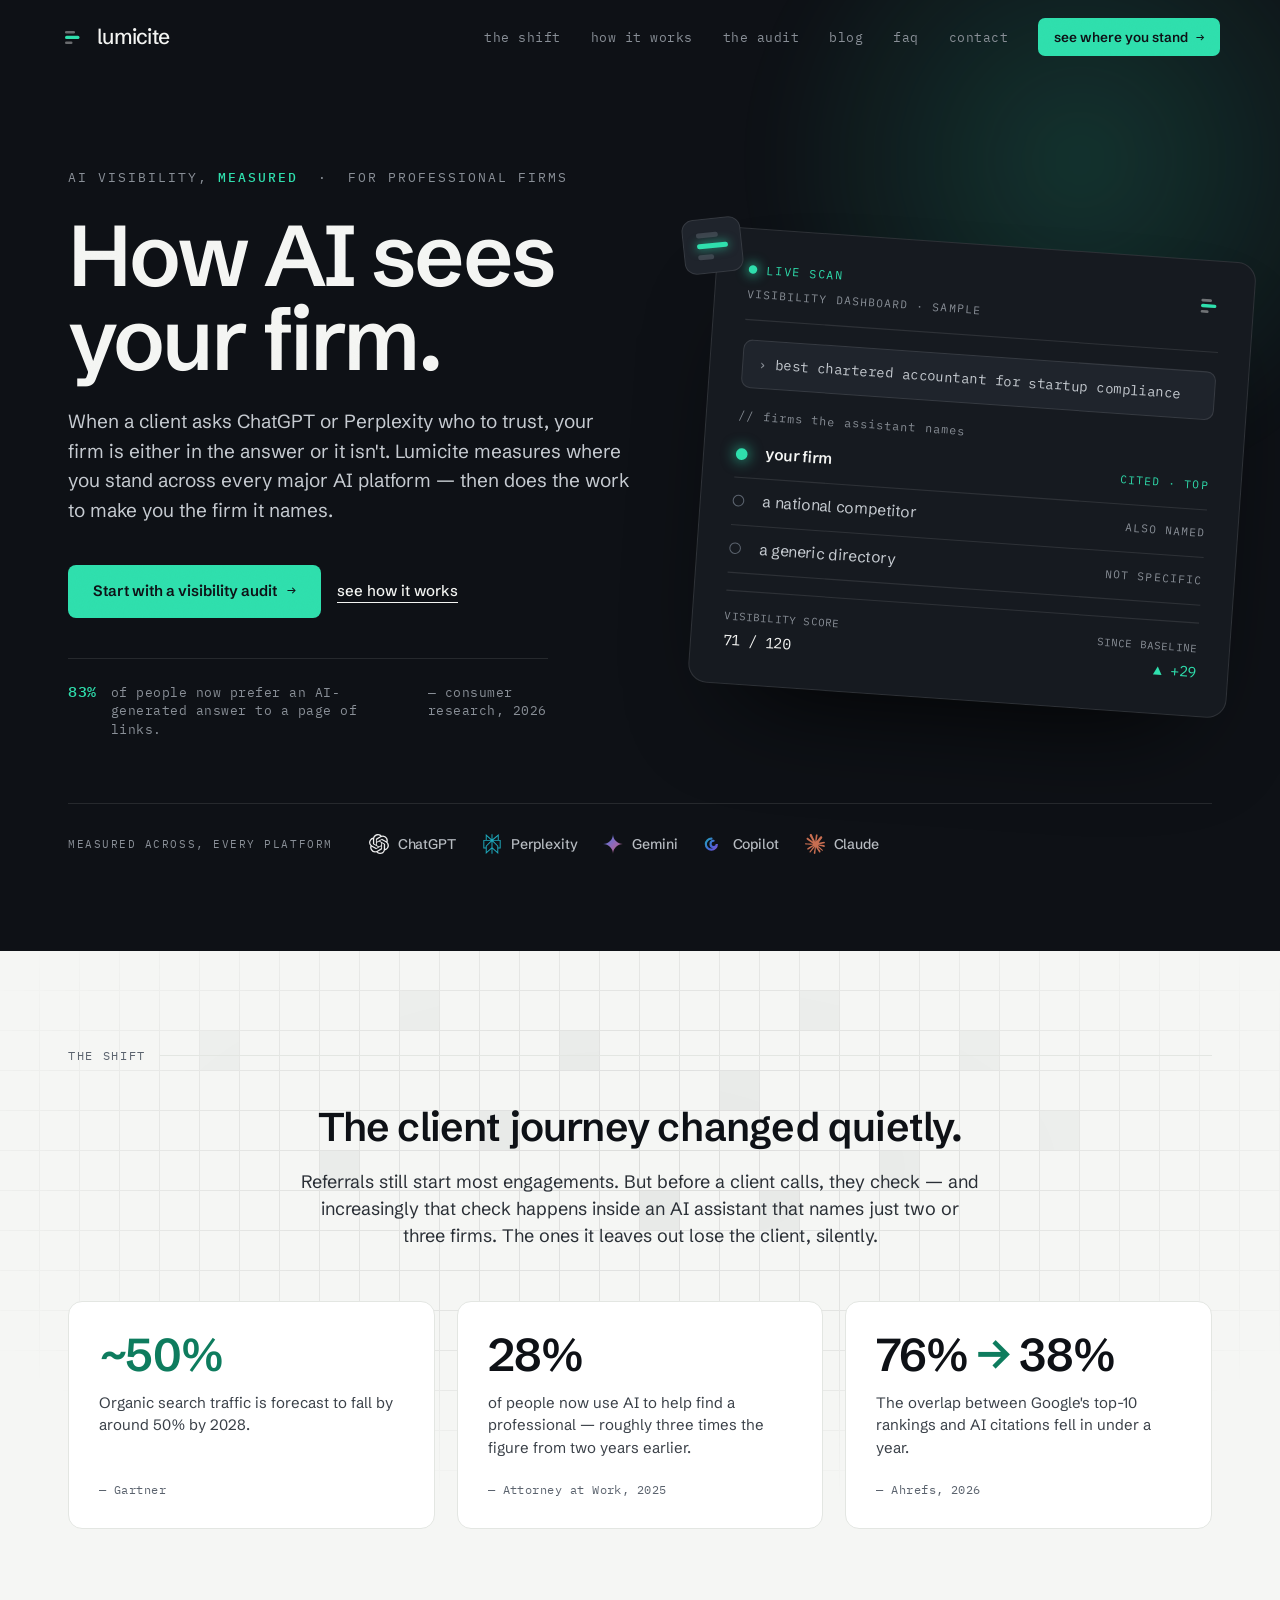
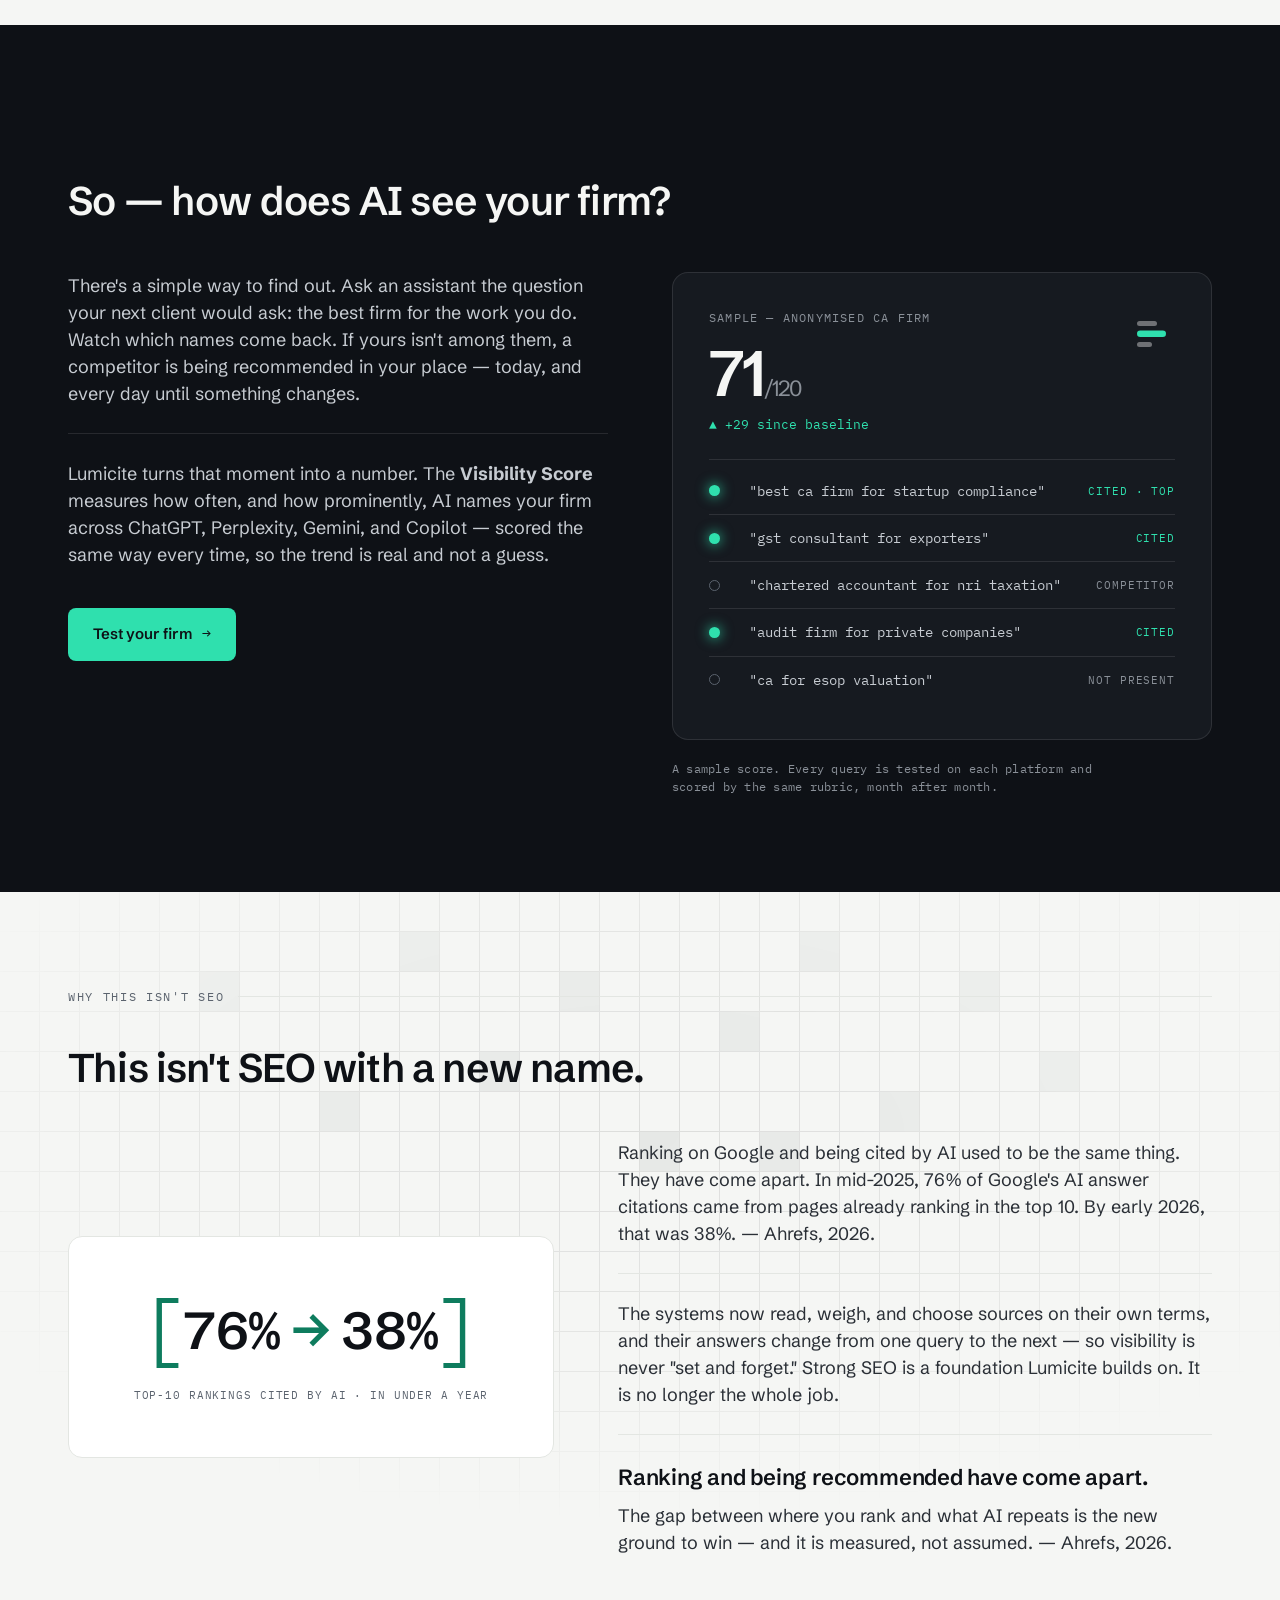
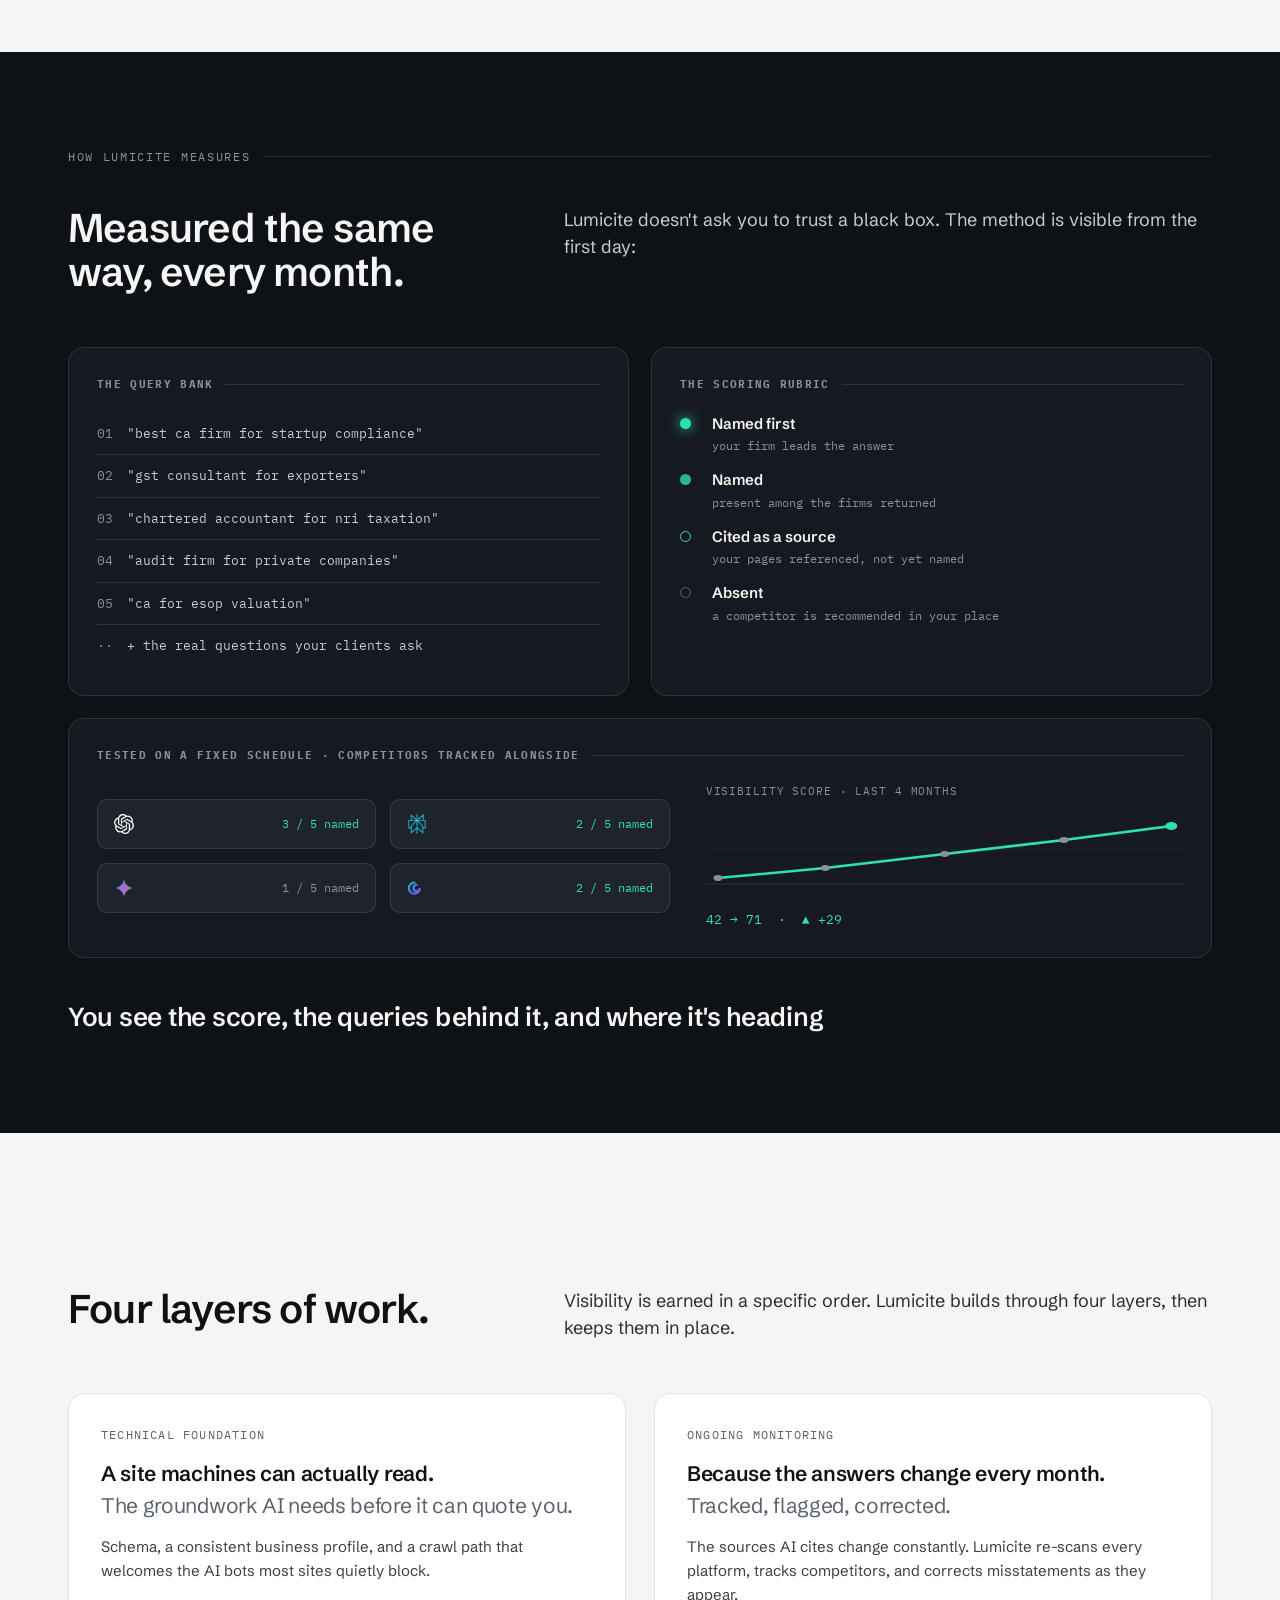
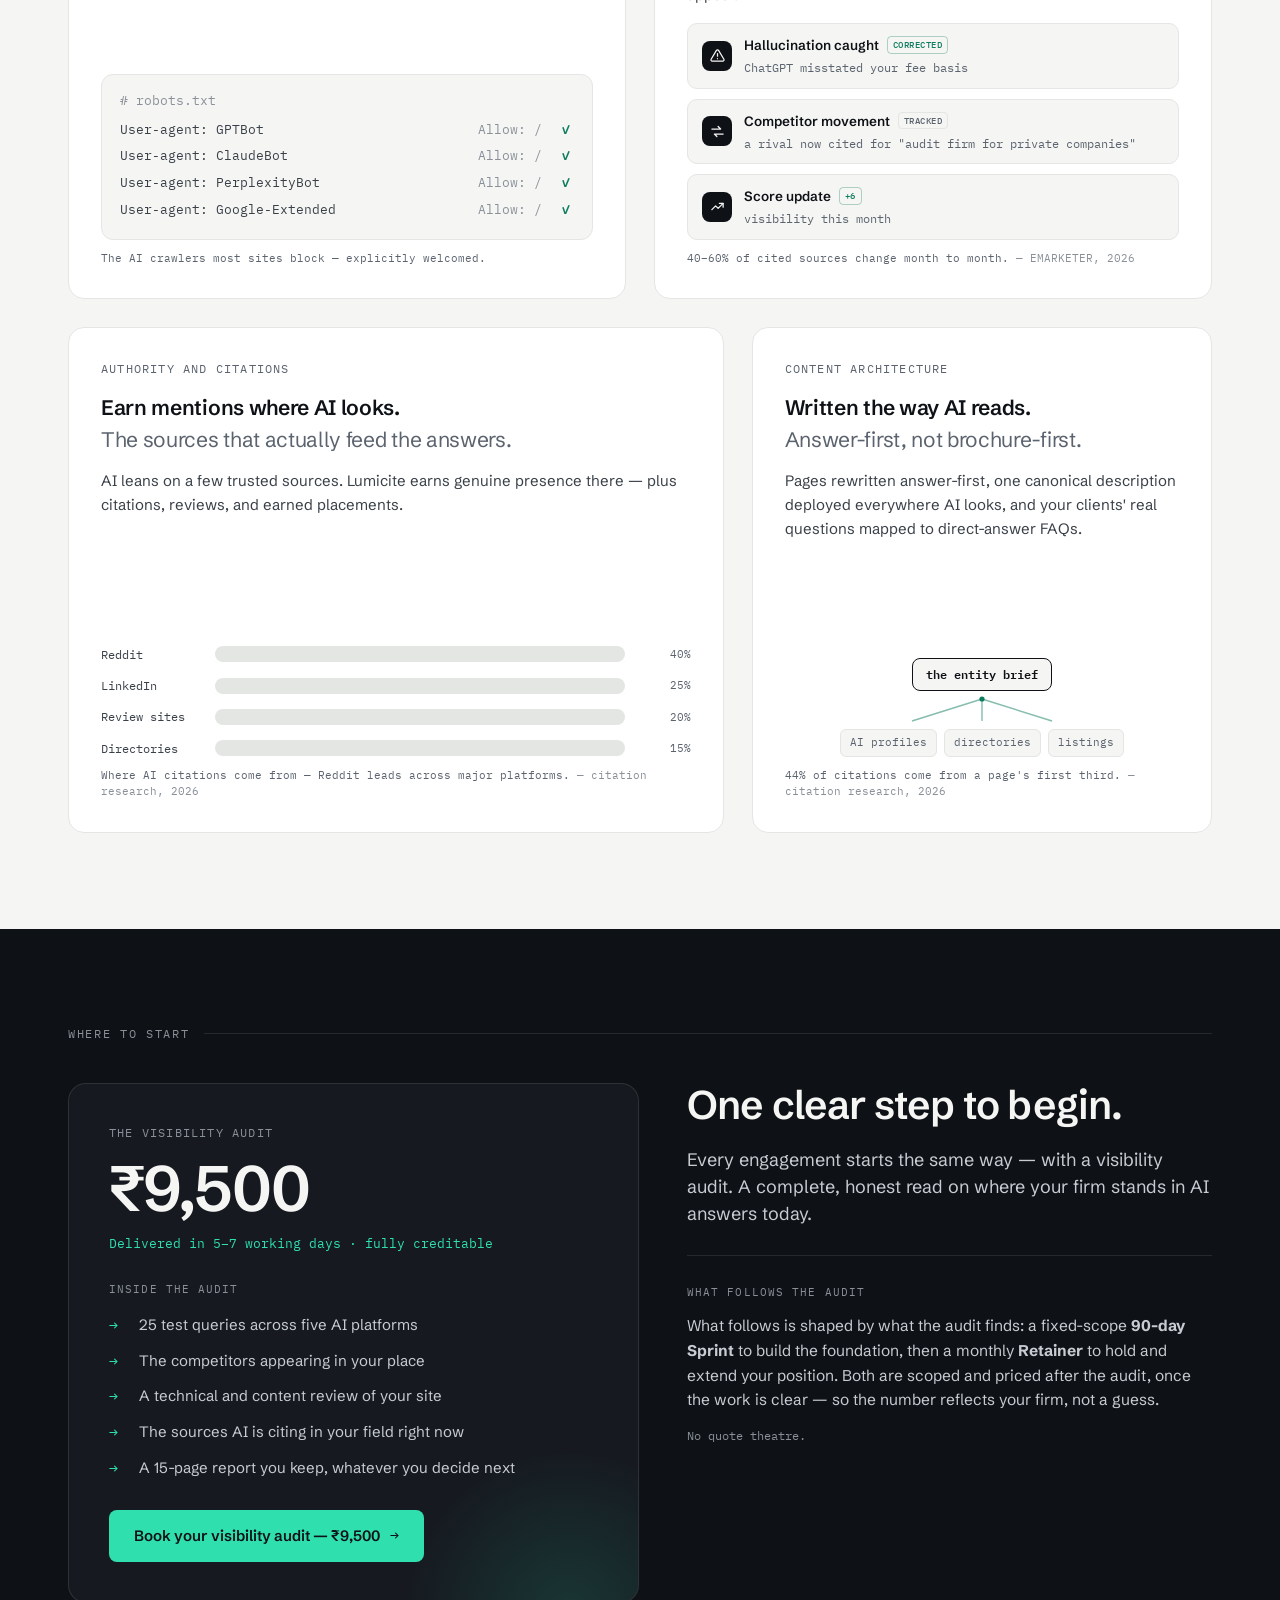
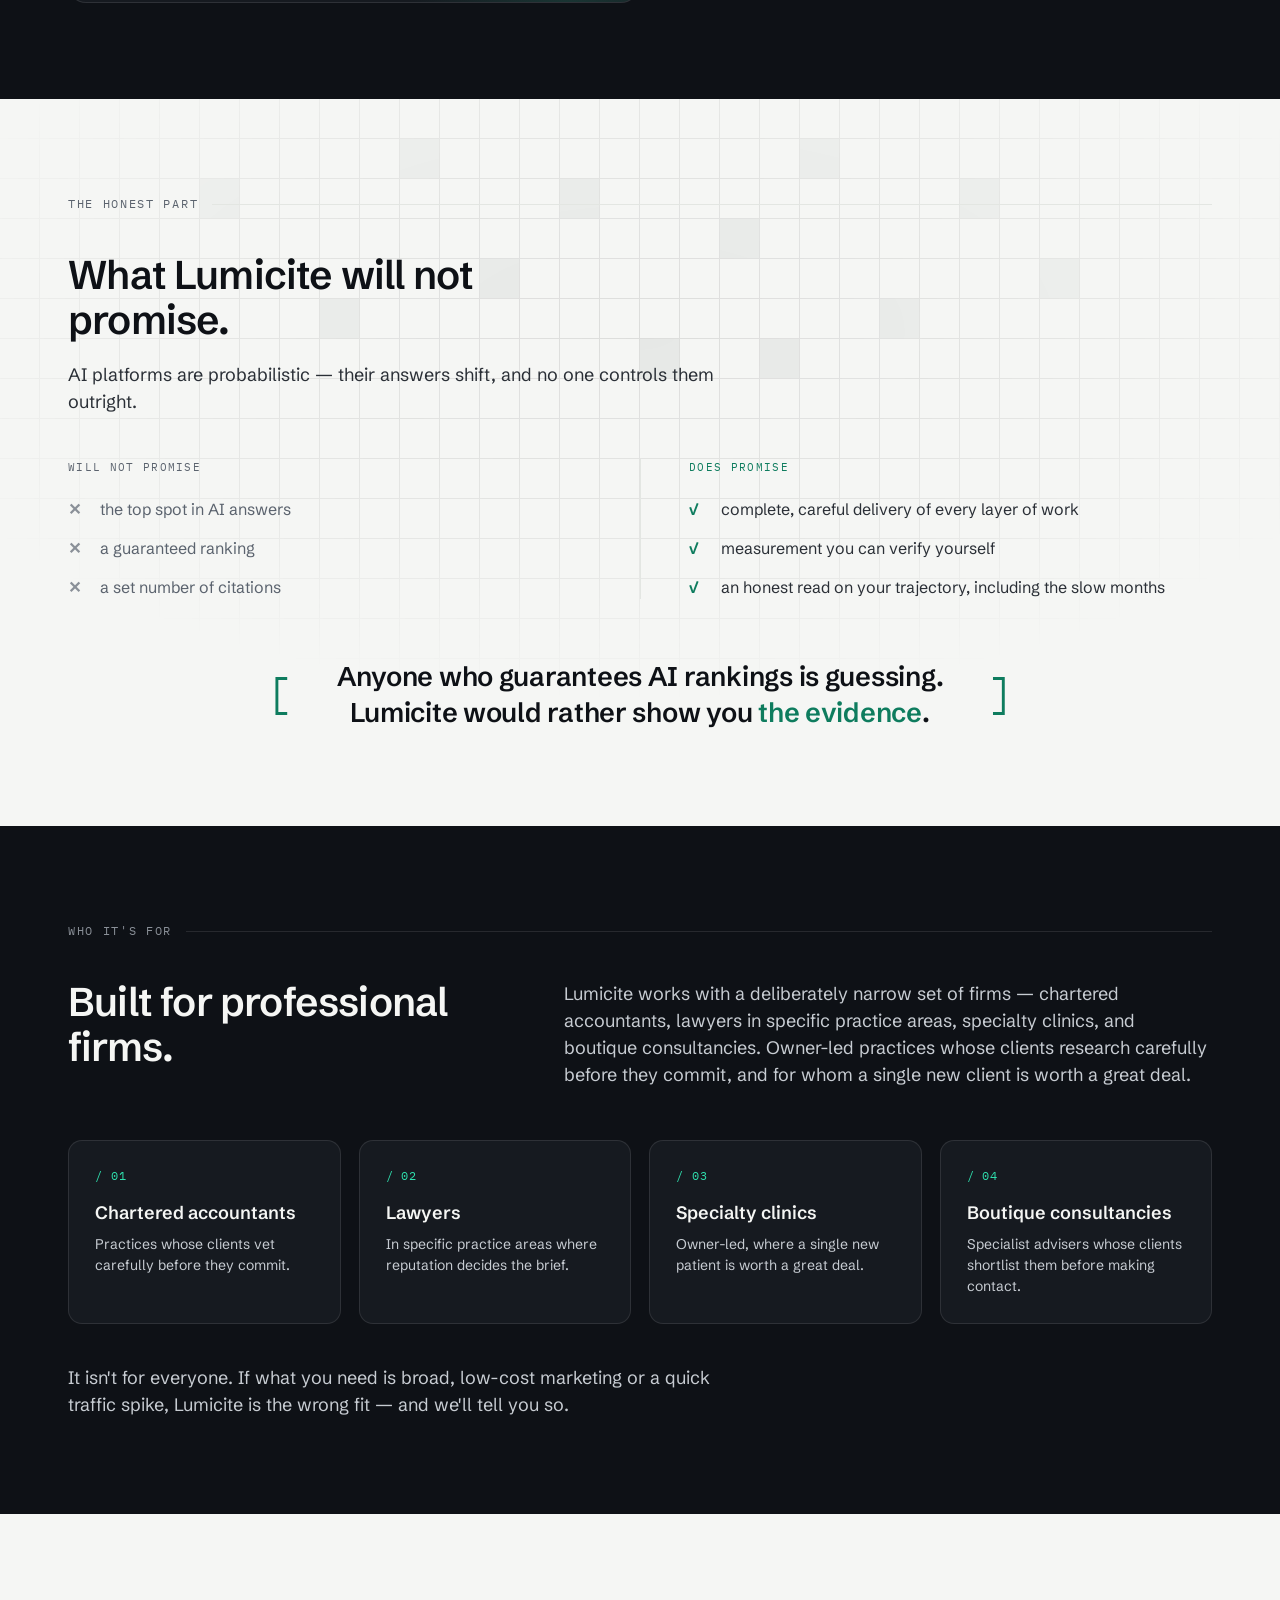
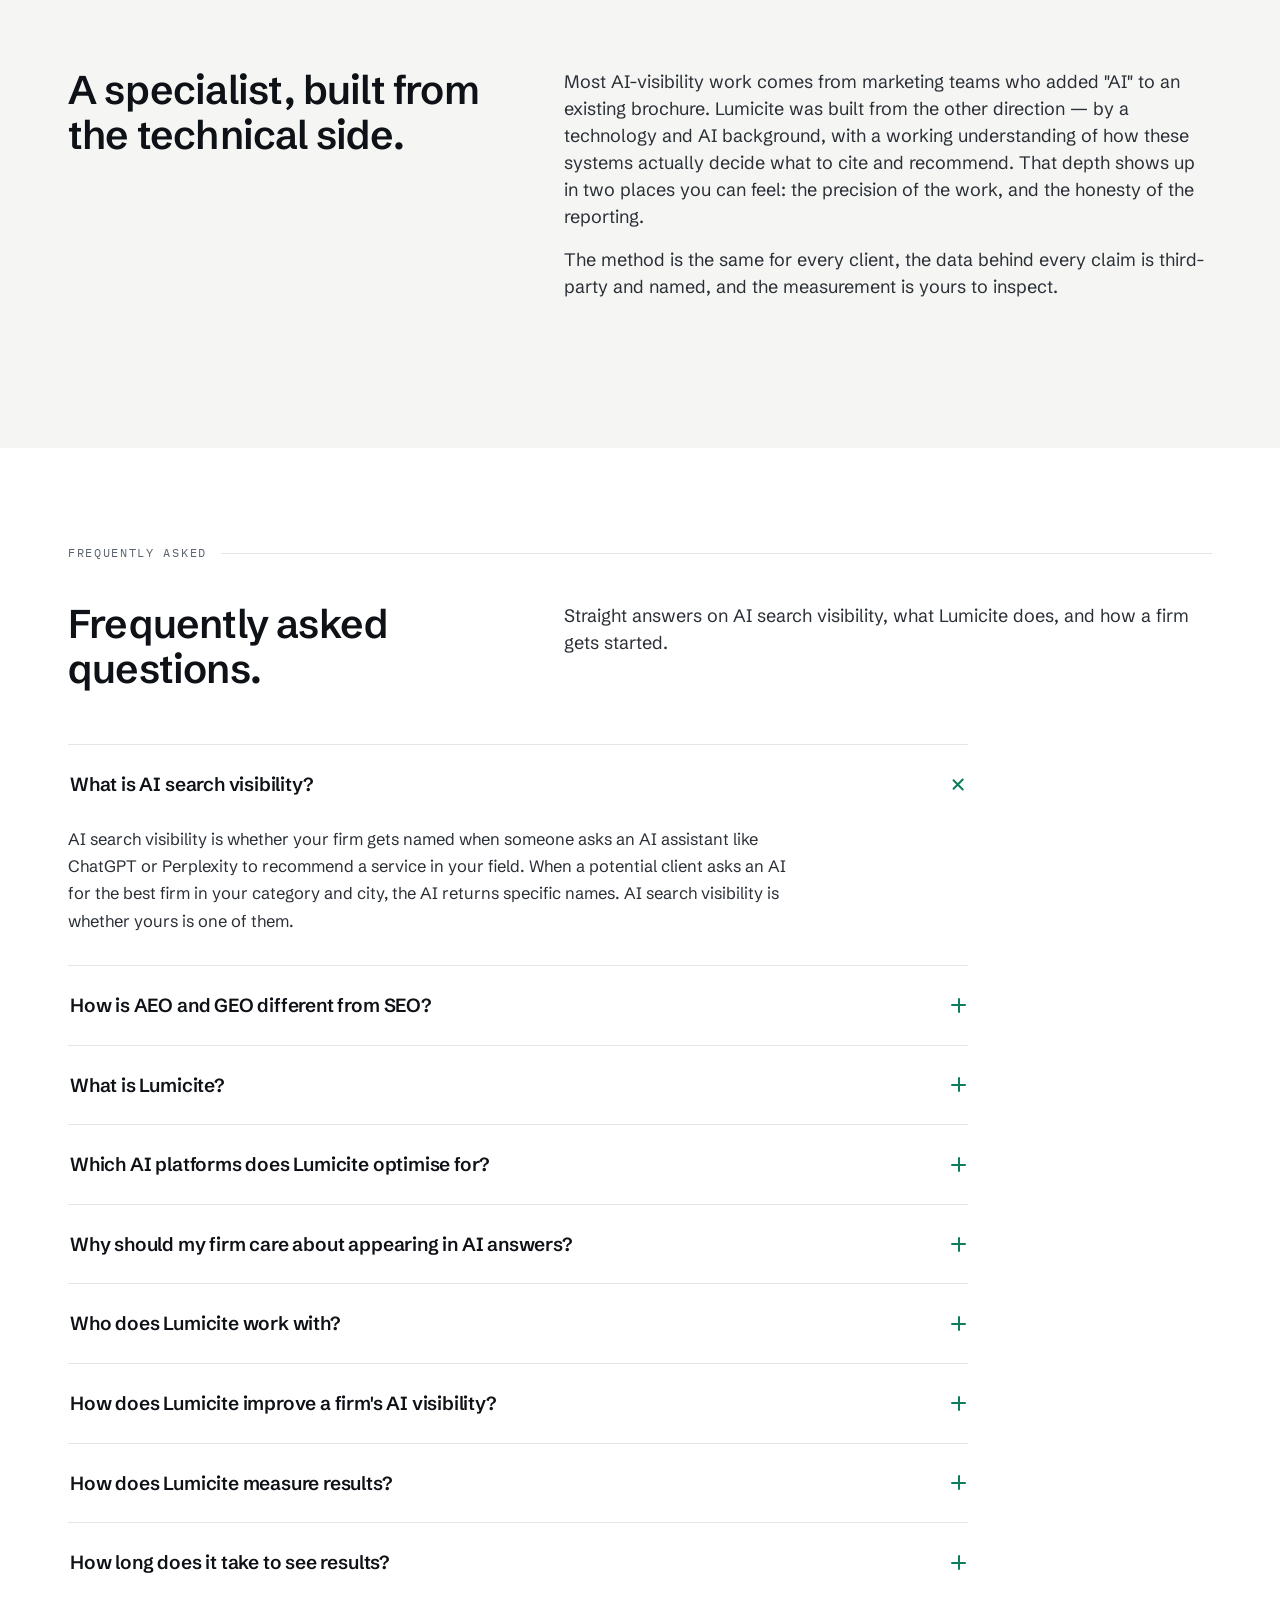
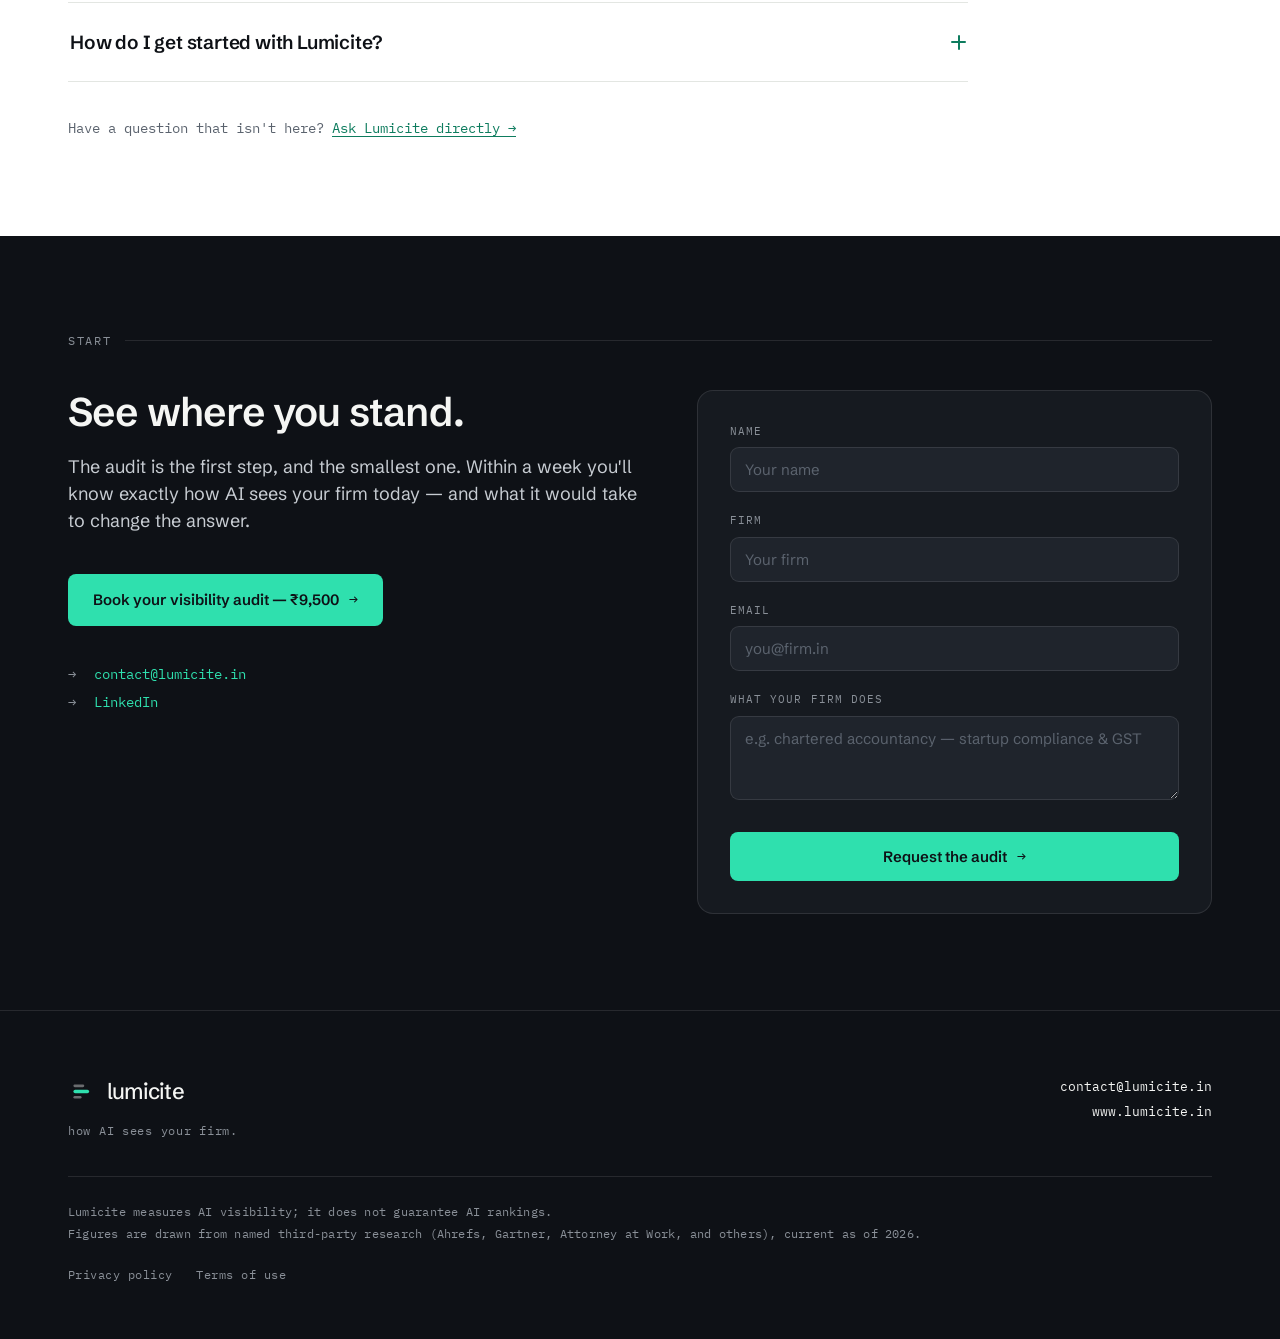
<file: index.html>
<!DOCTYPE html>
<html lang="en">
<head>
<meta charset="UTF-8">
<meta name="viewport" content="width=device-width, initial-scale=1.0">
<title>Lumicite — how AI sees your firm</title>
<meta name="description" content="When clients ask AI who to trust, most professional firms are invisible. Lumicite measures exactly where you stand across every major AI platform — then does the work to make you the recommendation.">
<meta name="theme-color" content="#0E1116">
<link rel="canonical" href="https://www.lumicite.in/">

<!-- favicons -->
<link rel="icon" href="assets/favicon/favicon.svg" type="image/svg+xml">
<link rel="icon" href="assets/favicon/favicon-32.png" sizes="32x32" type="image/png">
<link rel="icon" href="assets/favicon/favicon-16.png" sizes="16x16" type="image/png">
<link rel="shortcut icon" href="assets/favicon/favicon.ico">
<link rel="apple-touch-icon" href="assets/favicon/favicon-180.png">
<link rel="manifest" href="site.webmanifest">

<!-- open graph / twitter -->
<meta property="og:type" content="website">
<meta property="og:title" content="Lumicite — how AI sees your firm">
<meta property="og:description" content="Lumicite measures whether AI recommends your firm across every major platform — then does the work to earn it. Measured, not promised.">
<meta property="og:image" content="https://www.lumicite.in/assets/og-image.png">
<meta property="og:image:width" content="1200">
<meta property="og:image:height" content="630">
<meta property="og:url" content="https://www.lumicite.in/">
<meta property="og:site_name" content="Lumicite">
<meta name="twitter:card" content="summary_large_image">
<meta name="twitter:title" content="Lumicite — how AI sees your firm">
<meta name="twitter:description" content="Lumicite measures whether AI recommends your firm across every major platform — then does the work to earn it. Measured, not promised.">
<meta name="twitter:image" content="https://www.lumicite.in/assets/og-image.png">

<link rel="preconnect" href="https://fonts.googleapis.com">
<link rel="preconnect" href="https://fonts.gstatic.com" crossorigin>
<link href="https://fonts.googleapis.com/css2?family=Schibsted+Grotesk:ital,wght@0,400;0,500;0,600;0,700;0,800;1,400&family=IBM+Plex+Mono:wght@400;500;600&display=swap" rel="stylesheet">

<style>
  :root{
    --ink:#0E1116; --ink-2:#161A20; --ink-3:#1F242C;
    --paper:#F5F6F4; --paper-2:#FFFFFF;
    --graphite:#5B636E; --graphite-2:#8A9098; --mist:#E3E6E2;
    --line-dark:rgba(255,255,255,0.10);
    --signal:#2FE0AE; --signal-deep:#0E7C5E;
    --sans:'Schibsted Grotesk',-apple-system,BlinkMacSystemFont,sans-serif;
    --mono:'IBM Plex Mono',ui-monospace,monospace;
    --maxw:1240px;
  }
  *{margin:0;padding:0;box-sizing:border-box}
  html{scroll-behavior:smooth}
  body{font-family:var(--sans);background:var(--paper);color:var(--ink);-webkit-font-smoothing:antialiased;line-height:1.5;overflow-x:hidden}
  a{color:inherit;text-decoration:none}
  :focus-visible{outline:2px solid var(--signal);outline-offset:3px;border-radius:3px}
  .dark :focus-visible,header.nav :focus-visible{outline-color:var(--signal)}

  /* grain */
  .grain{position:fixed;inset:0;pointer-events:none;z-index:9999;opacity:0.035;mix-blend-mode:multiply;
    background-image:url("data:image/svg+xml,%3Csvg xmlns='http://www.w3.org/2000/svg' width='200' height='200'%3E%3Cfilter id='n'%3E%3CfeTurbulence type='fractalNoise' baseFrequency='0.85' numOctaves='3'/%3E%3C/filter%3E%3Crect width='100%25' height='100%25' filter='url(%23n)'/%3E%3C/svg%3E");}

  .wrap{max-width:var(--maxw);margin:0 auto;padding:0 48px}
  section{padding:96px 0;position:relative}
  .dark{background:var(--ink);color:var(--paper)}
  .dark .wrap{position:relative;z-index:1}

  /* ── kicker ───────────────────────────────── */
  .kicker{font-family:var(--mono);font-size:12px;letter-spacing:0.14em;text-transform:uppercase;color:var(--graphite);display:flex;align-items:center;gap:14px;margin-bottom:40px}
  .dark .kicker{color:var(--graphite-2)}
  .kicker .rule{flex:1;height:1px;background:var(--mist)}
  .dark .kicker .rule{background:var(--line-dark)}

  /* ── type ─────────────────────────────────── */
  h2{font-size:clamp(28px,3.4vw,40px);font-weight:600;letter-spacing:-0.02em;line-height:1.12;max-width:20ch}
  .lead{font-size:18px;max-width:60ch;color:#2A2F36;margin-top:18px}
  .dark .lead{color:#C7CCD2}
  .lead + .lead{margin-top:16px}
  .em{color:var(--signal-deep)}
  .dark .em{color:var(--signal)}
  .closing{font-size:clamp(20px,2.4vw,26px);font-weight:600;letter-spacing:-0.01em;margin-top:40px;max-width:24ch}
  .closing-line{max-width:none;white-space:nowrap}

  /* ── section split header (desktop structure) ── */
  .sec-head{display:grid;grid-template-columns:minmax(0,0.8fr) minmax(0,1.2fr);gap:20px 64px;align-items:start;margin-bottom:52px}
  .sec-head > h2{margin:0}
  .sec-head .s-body .lead{margin-top:0}
  .sec-head .s-body .lead + .lead{margin-top:16px}
  .split{display:grid;grid-template-columns:minmax(0,1.3fr) minmax(0,1fr);gap:56px;align-items:center}
  .split .s-body .lead,.split .s-body .caption{margin-top:0}
  .split .s-body .lead + .caption{margin-top:18px}
  /* §2 demo: headline on its own line, paragraphs left + scorecard right */
  .demo-title,.seo-title{max-width:none;white-space:nowrap;margin:0 0 48px}
  .demo-split{grid-template-columns:minmax(0,1fr) minmax(0,1fr);gap:64px;align-items:start}
  .demo-card .scorecard{margin-top:0}
  .para-div{height:1px;background:var(--mist);border:0;margin:26px 0}
  .dark .para-div{background:var(--line-dark)}
  /* §3 seo: bracket card left (centred), text right with dividers */
  .seo-split{grid-template-columns:minmax(0,0.9fr) minmax(0,1.1fr);gap:64px;align-items:center}
  .seo-split .s-body h2{margin:0 0 22px}
  .seo-split .s-body h3{font-size:22px;font-weight:600;letter-spacing:-0.01em;margin:0}
  .seo-split .device-demo{width:100%}
  /* §1 the shift: centred intro, title on one line */
  .shift-intro{margin:0 auto 52px;text-align:center}
  .shift-intro .shift-title{max-width:none;white-space:nowrap;margin:0 auto}
  .shift-intro .lead{max-width:62ch;margin:18px auto 0}
  /* §1 + §3 + §7 grid-pattern background — adapted from grid-pattern.tsx, brand-tuned */
  #shift,#seo,#honest{overflow:hidden}
  #shift > .wrap,#seo > .wrap,#honest > .wrap{position:relative;z-index:1}
  .grid-pattern{position:absolute;inset:0;width:100%;height:100%;pointer-events:none;z-index:0;
    stroke:rgba(14,17,22,0.11);fill:rgba(14,17,22,0.06);
    -webkit-mask-image:radial-gradient(ellipse 74% 62% at 50% 32%,#000 0%,rgba(0,0,0,0.55) 54%,transparent 82%);
    mask-image:radial-gradient(ellipse 74% 62% at 50% 32%,#000 0%,rgba(0,0,0,0.55) 54%,transparent 82%);}

  /* ── mark / lockup ───────────────────────── */
  .dot{fill:var(--signal)}
  .lk{display:flex;align-items:center;gap:13px}
  .lk .mark{flex:none}
  .lk .wm{font-weight:500;letter-spacing:-0.035em;font-size:24px}

  /* ── buttons ─────────────────────────────── */
  .btn{display:inline-flex;align-items:center;gap:10px;font-weight:600;font-size:15px;padding:14px 24px;border-radius:8px;border:1px solid transparent;cursor:pointer;transition:transform .25s ease, box-shadow .25s ease, background .25s ease;font-family:var(--sans)}
  .btn .ar{font-family:var(--mono);font-weight:400}
  .btn-primary{background:var(--signal);color:var(--ink);box-shadow:0 0 0 0 rgba(47,224,174,0)}
  .btn-primary:hover{box-shadow:0 10px 34px -8px rgba(47,224,174,.5);transform:translateY(-1px)}
  .btn-secondary{color:inherit;border-color:var(--line-dark);background:transparent}
  .dark .btn-secondary{border-color:var(--line-dark);color:var(--paper)}
  .btn-secondary:hover{border-color:var(--graphite-2)}
  .btn-ghost{padding:0;border:none;background:none;color:inherit;font-weight:500;font-size:15px}
  .btn-ghost .u{border-bottom:1px solid currentColor;padding-bottom:2px;transition:border-color .2s}
  .btn-ghost:hover .u{border-color:var(--signal-deep)}
  .dark .btn-ghost:hover .u{border-color:var(--signal)}
  .cta-row{display:flex;flex-wrap:wrap;gap:16px;align-items:center;margin-top:40px}

  /* ── nav ─────────────────────────────────── */
  header.nav{position:fixed;top:0;left:0;right:0;z-index:1000;background:rgba(14,17,22,0);backdrop-filter:blur(0);transition:background .3s ease, border-color .3s ease;border-bottom:1px solid transparent}
  header.nav.scrolled{background:rgba(14,17,22,0.82);backdrop-filter:blur(14px) saturate(1.2);border-bottom:1px solid var(--line-dark)}
  .nav-inner{max-width:var(--maxw);margin:0 auto;padding:18px 40px;display:flex;align-items:center;justify-content:space-between;gap:24px;color:var(--paper)}
  .nav-inner .lk .wm{font-size:21px}
  .nav-inner .lk .mark{width:24px;height:24px}
  .nav-menu{display:flex;align-items:center;gap:30px}
  .nav-links{display:flex;align-items:center;gap:30px;font-family:var(--mono);font-size:12.5px;letter-spacing:0.04em;color:var(--graphite-2)}
  .nav-links a{transition:color .2s}
  .nav-links a:hover{color:var(--paper)}
  .nav-cta{display:inline-flex;align-items:center;gap:8px;font-family:var(--sans);font-weight:600;font-size:13.5px;color:var(--ink);background:var(--signal);padding:9px 16px;border-radius:7px;transition:box-shadow .25s ease, transform .25s ease}
  .nav-cta:hover{box-shadow:0 8px 24px -8px rgba(47,224,174,.55);transform:translateY(-1px)}
  .nav-cta .ar{font-family:var(--mono);font-weight:400}
  .nav-burger{display:none;flex-direction:column;gap:5px;background:none;border:none;cursor:pointer;padding:6px}
  .nav-burger span{width:22px;height:2px;background:var(--paper);border-radius:2px;transition:.3s}

  /* ── hero ────────────────────────────────── */
  .hero{padding-top:168px;padding-bottom:96px;overflow:hidden}
  .hero .glow{position:absolute;width:760px;height:760px;border-radius:50%;background:radial-gradient(circle,rgba(47,224,174,0.17),transparent 60%);top:-220px;right:-180px;filter:blur(24px);z-index:0;animation:pulse 8s ease-in-out infinite}
  @keyframes pulse{0%,100%{opacity:.85}50%{opacity:1}}
  .hero-grid{display:grid;grid-template-columns:minmax(0,1.05fr) minmax(0,0.95fr);gap:72px;align-items:center}
  .hero-kicker{font-family:var(--mono);font-size:12.5px;letter-spacing:0.16em;text-transform:uppercase;color:var(--graphite-2);margin-bottom:26px}
  .hero-kicker b{color:var(--signal);font-weight:500}
  h1.hero-title{font-size:clamp(46px,8vw,86px);font-weight:600;letter-spacing:-0.035em;line-height:0.98;color:var(--paper)}
  .hero-sub{font-size:clamp(17px,1.5vw,19px);color:#C7CCD2;max-width:50ch;margin-top:26px;line-height:1.55}
  .hero-stat{margin-top:40px;font-family:var(--mono);font-size:12.5px;letter-spacing:0.04em;color:var(--graphite-2);display:flex;gap:14px;align-items:baseline;border-top:1px solid var(--line-dark);padding-top:22px;max-width:60ch}
  .hero-stat .big{color:var(--signal);font-size:15px;font-weight:500}
  .hero-stat .src{color:var(--graphite-2)}

  /* hero visual — tilted "live scan" dashboard card */
  .hero-visual{position:relative}
  .dash-card{background:var(--ink-2);border:1px solid var(--line-dark);border-radius:18px;padding:30px;position:relative;z-index:1;
    transform-origin:left center;box-shadow:0 50px 100px -50px rgba(0,0,0,.95);transform:rotate(4deg) scale(1.06);transition:transform .7s cubic-bezier(.2,.7,.2,1)}
  .hero-visual:hover .dash-card{transform:rotate(0) scale(1.06)}
  .dc-head{display:flex;justify-content:space-between;align-items:flex-start;border-bottom:1px solid var(--line-dark);padding-bottom:16px;margin-bottom:18px}
  .dc-live{font-family:var(--mono);font-size:11px;letter-spacing:0.1em;text-transform:uppercase;color:var(--signal);display:flex;align-items:center;gap:9px}
  .dc-sub{font-family:var(--mono);font-size:10.5px;letter-spacing:0.06em;color:var(--graphite-2);margin-top:7px;text-transform:uppercase}
  .live-dot{width:8px;height:8px;border-radius:50%;background:var(--signal);box-shadow:0 0 10px 2px rgba(47,224,174,.6);animation:livepulse 2.4s ease-in-out infinite}
  @keyframes livepulse{0%,100%{opacity:1;transform:scale(1)}50%{opacity:.4;transform:scale(.8)}}
  .dc-prompt{font-family:var(--mono);font-size:13px;color:#C7CCD2;background:var(--ink-3);border:1px solid var(--line-dark);border-radius:9px;padding:12px 14px;line-height:1.5}
  .dc-prompt .q{color:var(--graphite-2)}
  .dc-label{font-family:var(--mono);font-size:11px;letter-spacing:0.06em;color:var(--graphite-2);margin:18px 0 6px}
  .arow{display:grid;grid-template-columns:14px 1fr auto;gap:14px;align-items:center;padding:11px 0;border-bottom:1px solid var(--line-dark)}
  .arow:last-child{border-bottom:none}
  .arow .state{width:11px;height:11px;border-radius:50%}
  .arow .state.on{background:var(--signal);box-shadow:0 0 12px 2px rgba(47,224,174,.55)}
  .arow .state.off{background:transparent;border:1.5px solid var(--graphite)}
  .arow .name{font-size:14.5px;color:#C7CCD2}
  .arow.lit .name{color:var(--paper);font-weight:600}
  .arow .tag{font-family:var(--mono);font-size:10.5px;letter-spacing:0.06em;text-transform:uppercase;color:var(--graphite-2)}
  .arow.lit .tag{color:var(--signal)}
  .dc-foot{display:flex;justify-content:space-between;align-items:center;margin-top:16px;border-top:1px solid var(--line-dark);padding-top:16px}
  .dc-metric .ml{font-family:var(--mono);font-size:10px;letter-spacing:0.08em;text-transform:uppercase;color:var(--graphite-2)}
  .dc-metric .mv{font-family:var(--mono);font-size:14px;color:var(--paper);margin-top:5px}
  .dc-metric .mv.sig{color:var(--signal)}
  .dc-metric.right{text-align:right}
  /* one restrained, on-brand floating accent — the mark's lit-line motif */
  .accent-chip{position:absolute;top:-20px;left:-20px;z-index:2;background:var(--ink-3);border:1px solid var(--line-dark);border-radius:12px;padding:13px;display:flex;flex-direction:column;gap:6px;box-shadow:0 24px 50px -30px rgba(0,0,0,.9);transform:rotate(-6deg)}
  .accent-chip span{display:block;height:5px;border-radius:3px;background:var(--graphite);opacity:.5}
  .accent-chip span:nth-child(1){width:22px}
  .accent-chip span:nth-child(2){width:31px;background:var(--signal);opacity:1;box-shadow:0 0 10px 1px rgba(47,224,174,.55)}
  .accent-chip span:nth-child(3){width:16px}

  /* trust strip — the platforms Lumicite measures across (official logos) */
  .trust{margin-top:64px;padding-top:30px;border-top:1px solid var(--line-dark);display:flex;align-items:center;gap:16px 36px;flex-wrap:wrap}
  .trust-label{font-family:var(--mono);font-size:11px;letter-spacing:0.14em;text-transform:uppercase;color:var(--graphite-2)}
  .trust-logos{list-style:none;display:flex;align-items:center;gap:14px 26px;flex-wrap:wrap}
  .trust-logos li{display:flex;align-items:center;gap:9px;opacity:.92;transition:opacity .25s}
  .trust-logos li:hover{opacity:1}
  .trust-logos svg{width:20px;height:20px;flex:none;display:block}
  .trust-logos .lname{font-size:14px;font-weight:500;color:#C7CCD2;letter-spacing:-0.01em}

  /* ── stat cards ──────────────────────────── */
  .stat-grid{display:grid;grid-template-columns:repeat(3,1fr);gap:22px;margin-top:48px}
  .stat-card{background:var(--paper-2);border:1px solid var(--mist);border-radius:14px;padding:30px;display:flex;flex-direction:column;gap:14px}
  .stat-card .fig{font-size:clamp(34px,4vw,46px);font-weight:600;letter-spacing:-0.02em;line-height:1;color:var(--ink)}
  .stat-card .fig .em{color:var(--signal-deep)}
  .stat-card .txt{font-size:15px;color:#3A4048;line-height:1.5}
  .stat-card .src{font-family:var(--mono);font-size:11.5px;letter-spacing:0.04em;color:var(--graphite);margin-top:auto;padding-top:8px}

  /* ── scorecard ───────────────────────────── */
  .scorecard{background:var(--ink-2);border:1px solid var(--line-dark);border-radius:16px;padding:36px;margin-top:8px;max-width:680px}
  .score-head{display:flex;justify-content:space-between;align-items:flex-start;border-bottom:1px solid var(--line-dark);padding-bottom:24px;margin-bottom:8px}
  .score-head .who{font-family:var(--mono);font-size:12px;letter-spacing:0.1em;text-transform:uppercase;color:var(--graphite-2)}
  .score-head .num{font-size:64px;font-weight:600;letter-spacing:-0.03em;line-height:1;margin-top:14px}
  .score-head .num small{font-size:22px;color:var(--graphite-2);font-weight:400}
  .score-head .delta{font-family:var(--mono);font-size:13px;color:var(--signal);margin-top:10px}
  .qrow{display:grid;grid-template-columns:24px 1fr auto;gap:16px;align-items:center;padding:13px 0;border-bottom:1px solid var(--line-dark)}
  .qrow:last-child{border-bottom:none}
  .qrow .state{width:11px;height:11px;border-radius:50%}
  .qrow .state.on{background:var(--signal);box-shadow:0 0 12px 2px rgba(47,224,174,.55)}
  .qrow .state.off{background:transparent;border:1.5px solid var(--graphite)}
  .qrow .q{font-family:var(--mono);font-size:13.5px;color:#C7CCD2}
  .qrow .tag{font-family:var(--mono);font-size:11px;letter-spacing:0.08em;text-transform:uppercase;color:var(--graphite-2);white-space:nowrap}
  .qrow .tag.cited{color:var(--signal)}
  .caption{font-family:var(--mono);font-size:12px;color:var(--graphite-2);margin-top:20px;letter-spacing:0.02em;max-width:60ch}
  .dark .caption{color:var(--graphite-2)}
  body .caption.on-light{color:var(--graphite)}

  /* ── bracket device ──────────────────────── */
  .device{display:grid;grid-template-columns:0.9fr 1.1fr;gap:48px;align-items:center;margin-top:48px}
  .device-demo{background:var(--paper-2);border:1px solid var(--mist);border-radius:14px;padding:54px 44px;display:flex;align-items:center;justify-content:center;min-height:200px}
  .bracketed{position:relative;font-size:clamp(34px,5vw,52px);font-weight:600;letter-spacing:-0.01em;color:var(--ink);padding:0 44px;font-variant-numeric:tabular-nums}
  .bracketed::before,.bracketed::after{font-family:var(--mono);font-weight:400;color:var(--signal-deep);font-size:1.5em;position:absolute;top:50%;transform:translateY(-52%)}
  .bracketed::before{content:"[";left:0}.bracketed::after{content:"]";right:0}
  .bracketed b{color:var(--signal-deep);font-weight:600}
  .device-demo .sub{font-family:var(--mono);font-size:11px;letter-spacing:0.08em;text-transform:uppercase;color:var(--graphite);margin-top:18px;text-align:center}
  .device-col h3{font-size:22px;font-weight:600;letter-spacing:-0.01em}

  /* ── method panel (§4) ───────────────────── */
  .method{display:grid;grid-template-columns:1fr 1fr;gap:22px;margin-top:8px}
  .panel{background:var(--ink-2);border:1px solid var(--line-dark);border-radius:16px;padding:28px}
  .panel h4{font-family:var(--mono);font-size:11px;letter-spacing:0.12em;text-transform:uppercase;color:var(--graphite-2);margin-bottom:20px;display:flex;align-items:center;gap:12px}
  .panel h4 .rule{flex:1;height:1px;background:var(--line-dark)}
  .qbank{display:flex;flex-direction:column;gap:0}
  .qbank .item{display:grid;grid-template-columns:auto 1fr;gap:14px;padding:11px 0;border-bottom:1px solid var(--line-dark);font-family:var(--mono);font-size:13px;color:#C7CCD2}
  .qbank .item:last-child{border-bottom:none}
  .qbank .item .n{color:var(--graphite-2)}
  .rubric{display:flex;flex-direction:column;gap:14px}
  .rubric .r{display:grid;grid-template-columns:18px 1fr;gap:14px;align-items:start}
  .rubric .r .pip{width:11px;height:11px;border-radius:50%;margin-top:5px}
  .rubric .r .pip.s4{background:var(--signal);box-shadow:0 0 12px 2px rgba(47,224,174,.55)}
  .rubric .r .pip.s3{background:var(--signal);opacity:.78}
  .rubric .r .pip.s2{background:transparent;border:1.5px solid var(--signal)}
  .rubric .r .pip.s1{background:transparent;border:1.5px solid var(--graphite)}
  .rubric .r .name{font-weight:600;font-size:15px;color:var(--paper)}
  .rubric .r .desc{font-family:var(--mono);font-size:12px;color:var(--graphite-2);margin-top:2px}
  .dash{margin-top:22px}
  .dash-inner{display:grid;grid-template-columns:1.2fr 1fr;gap:36px;align-items:center}
  .platforms{display:grid;grid-template-columns:repeat(2,1fr);gap:14px}
  .pf{display:flex;align-items:center;justify-content:space-between;background:var(--ink-3);border:1px solid var(--line-dark);border-radius:10px;padding:14px 16px}
  .pf .pn{font-family:var(--mono);font-size:13px;color:#C7CCD2;display:inline-flex;align-items:center}
  .pf .pn svg{width:20px;height:20px;display:block}
  .pf .pv{font-family:var(--mono);font-size:12px;color:var(--signal)}
  .pf .pv.dim{color:var(--graphite-2)}
  .trend{display:flex;flex-direction:column;gap:10px}
  .trend .tlabel{font-family:var(--mono);font-size:11px;letter-spacing:0.08em;text-transform:uppercase;color:var(--graphite-2)}
  .trend .tnum{font-family:var(--mono);font-size:13px;color:var(--signal)}

  /* ── four layers (§5) ────────────────────── */
  .layers{display:grid;grid-template-columns:repeat(2,1fr);gap:22px;margin-top:48px}
  .layer{background:var(--paper-2);border:1px solid var(--mist);border-radius:14px;padding:30px;position:relative}
  .layer .ln{font-family:var(--mono);font-size:12px;letter-spacing:0.1em;color:var(--signal-deep);font-weight:500}
  .layer h3{font-size:20px;font-weight:600;letter-spacing:-0.01em;margin-top:14px}
  .layer p{font-size:15px;color:#3A4048;margin-top:12px;line-height:1.55}
  .layer .note{font-family:var(--mono);font-size:12px;color:var(--graphite);margin-top:14px;padding-top:14px;border-top:1px solid var(--mist);line-height:1.6}

  /* ── §5 bento — adapted from combined-featured-section.tsx ── */
  .bento{display:grid;grid-template-columns:repeat(12,1fr);grid-auto-rows:1fr;gap:28px;margin-top:52px}
  .bcard{background:var(--paper-2);border:1px solid var(--mist);border-radius:16px;padding:32px;display:flex;flex-direction:column;gap:16px}
  .bcard.lg{grid-column:span 6}
  .bcard.b-authority{grid-column:span 7}
  .bcard.b-content{grid-column:span 5}
  .beyebrow{font-family:var(--mono);font-size:12px;letter-spacing:0.1em;text-transform:uppercase;color:var(--graphite)}
  .beyebrow .n{color:var(--signal-deep);font-weight:600}
  .bcard h3{font-size:21px;font-weight:600;letter-spacing:-0.015em;line-height:1.28;margin:0}
  .bcard h3 .muted{color:var(--graphite);font-weight:400;display:block;margin-top:5px}
  .bcard .btext{font-size:15px;color:#3A4048;line-height:1.6;margin:0;flex:1 1 auto}
  .bcard .btext .src{color:var(--graphite)}
  .bviz{display:flex;flex-direction:column;gap:10px}
  .bcap{font-family:var(--mono);font-size:11px;color:var(--graphite);line-height:1.5}
  .bcap .src{color:var(--graphite-2)}
  /* robots panel */
  .robots{background:var(--paper);border:1px solid var(--mist);border-radius:12px;padding:16px 18px;font-family:var(--mono);font-size:12.5px;line-height:1.5;color:#3A4048;overflow-x:auto}
  .robots .cmt{color:var(--graphite-2);margin-bottom:6px}
  .robots .row{display:grid;grid-template-columns:1fr auto 16px;gap:16px;align-items:center;padding:4px 0;white-space:nowrap}
  .robots .al{color:var(--graphite-2)}
  .robots .ok{color:var(--signal-deep);text-align:center;font-weight:600}
  /* alert feed */
  .afeed{display:flex;flex-direction:column;gap:10px}
  .alert{display:grid;grid-template-columns:auto 1fr;gap:12px;align-items:center;background:var(--paper);border:1px solid var(--mist);border-radius:10px;padding:11px 14px}
  .alert .ai{width:30px;height:30px;border-radius:8px;background:var(--ink);color:var(--paper);display:flex;align-items:center;justify-content:center;flex:none}
  .alert .ai svg{width:15px;height:15px;fill:none;stroke:currentColor;stroke-width:2;stroke-linecap:round;stroke-linejoin:round}
  .alert .atitle{font-size:13.5px;font-weight:600;color:var(--ink);display:flex;align-items:center;gap:8px;flex-wrap:wrap}
  .alert .atag{font-family:var(--mono);font-size:9px;letter-spacing:0.05em;text-transform:uppercase;color:var(--signal-deep);border:1px solid rgba(14,124,94,0.32);border-radius:4px;padding:1px 5px;font-weight:500}
  .alert .atag.neutral{color:var(--graphite);border-color:var(--mist)}
  .alert .adesc{font-family:var(--mono);font-size:11.5px;color:var(--graphite);margin-top:4px;line-height:1.5}
  /* citation bars */
  .cbars{display:flex;flex-direction:column;gap:14px}
  .cbar{display:grid;grid-template-columns:100px 1fr 52px;gap:14px;align-items:center}
  .cbar .cl{font-family:var(--mono);font-size:11.5px;color:#3A4048}
  .cbar .ctrack{height:16px;background:var(--mist);border-radius:8px;overflow:hidden}
  .cbar .cfill{height:100%;background:var(--graphite-2);border-radius:8px}
  .cbar.lead .cfill{background:var(--signal-deep)}
  .cbar .cv{font-family:var(--mono);font-size:11px;color:var(--graphite);white-space:nowrap;text-align:right}
  /* entity-brief fan-out */
  .fanout{display:flex;flex-direction:column;align-items:center;gap:4px}
  .fan-node{font-family:var(--mono);font-size:11.5px;color:var(--ink);background:var(--paper);border:1px solid var(--ink);border-radius:8px;padding:7px 13px;font-weight:600}
  .fan-svg{width:100%;max-width:220px;height:30px;display:block}
  .fan-surfaces{display:flex;flex-wrap:wrap;gap:7px;justify-content:center}
  .fan-surfaces .chip{font-family:var(--mono);font-size:10.5px;color:var(--graphite);background:var(--paper);border:1px solid var(--mist);border-radius:6px;padding:5px 9px}

  /* ── audit card (§6) ─────────────────────── */
  .audit-grid{display:grid;grid-template-columns:1fr 0.92fr;gap:48px;align-items:start;margin-top:8px}
  .audit-card{background:var(--ink-2);border:1px solid var(--line-dark);border-radius:18px;padding:40px;position:relative;overflow:hidden}
  .audit-card .glow{position:absolute;width:380px;height:380px;border-radius:50%;background:radial-gradient(circle,rgba(47,224,174,.14),transparent 60%);bottom:-200px;right:-120px}
  .audit-card .nameline{font-family:var(--mono);font-size:12px;letter-spacing:0.1em;text-transform:uppercase;color:var(--graphite-2);position:relative}
  .audit-card .price{font-size:clamp(46px,6vw,64px);font-weight:600;letter-spacing:-0.03em;line-height:1;margin-top:14px;position:relative}
  .audit-card .terms{font-family:var(--mono);font-size:13px;color:var(--signal);margin-top:14px;position:relative}
  .audit-card .inside{font-family:var(--mono);font-size:11px;letter-spacing:0.1em;text-transform:uppercase;color:var(--graphite-2);margin:28px 0 16px;position:relative}
  .audit-card ul{list-style:none;display:flex;flex-direction:column;gap:13px;position:relative}
  .audit-card li{display:grid;grid-template-columns:18px 1fr;gap:12px;font-size:15px;color:#C7CCD2;line-height:1.45}
  .audit-card li .tick{color:var(--signal);font-family:var(--mono);margin-top:1px}
  .audit-card .btn{margin-top:30px;position:relative}
  .audit-side h2{margin-bottom:0}
  .audit-side .path{margin-top:28px;padding-top:28px;border-top:1px solid var(--line-dark)}
  .audit-side .path .ph{font-family:var(--mono);font-size:11px;letter-spacing:0.1em;text-transform:uppercase;color:var(--graphite-2);margin-bottom:14px}
  .audit-side .path p{font-size:15.5px;color:#C7CCD2;line-height:1.6}
  .audit-side .path .nq{font-family:var(--mono);font-size:12px;color:var(--graphite-2);margin-top:14px}

  /* ── limitations (§7) ────────────────────── */
  .honest{display:grid;grid-template-columns:1fr 1fr;margin-top:44px}
  .honest .col{padding-right:48px}
  .honest .col.promise{padding-left:48px;padding-right:0;border-left:1px solid var(--mist)}
  .honest .col .h{font-family:var(--mono);font-size:11px;letter-spacing:0.12em;text-transform:uppercase;color:var(--graphite);margin-bottom:22px}
  .honest .col.promise .h{color:var(--signal-deep)}
  .hlist{list-style:none;display:flex;flex-direction:column;gap:15px}
  .hlist li{display:grid;grid-template-columns:20px 1fr;gap:12px;align-items:start;font-size:16px;line-height:1.5}
  .hlist .hi{font-family:var(--mono);font-weight:600}
  .hlist.neg li{color:var(--graphite)}
  .hlist.neg .hi{color:var(--graphite-2)}
  .hlist.pos li{color:#2A2F36}
  .hlist.pos .hi{color:var(--signal-deep)}
  .honest-close{margin:60px auto 0;max-width:780px;position:relative;padding:0 58px;text-align:center}
  .honest-close p{font-size:clamp(20px,2.4vw,27px);font-weight:600;letter-spacing:-0.01em;line-height:1.32;color:var(--ink);margin:0}
  .honest-close::before,.honest-close::after{font-family:var(--mono);font-weight:400;color:var(--signal-deep);font-size:2.6em;line-height:1;position:absolute;top:50%;transform:translateY(-54%)}
  .honest-close::before{content:"[";left:16px}
  .honest-close::after{content:"]";right:16px}
  .honest-close .ev{color:var(--signal-deep)}

  /* ── who / why ───────────────────────────── */
  .who-grid{display:grid;grid-template-columns:repeat(4,1fr);gap:18px;margin-top:44px}
  .who-card{border:1px solid var(--line-dark);border-radius:14px;padding:26px;background:var(--ink-2)}
  .who-card .ic{font-family:var(--mono);font-size:12px;color:var(--signal);letter-spacing:0.08em}
  .who-card .t{font-size:18px;font-weight:600;margin-top:14px}
  .who-card .d{font-size:14px;color:#C7CCD2;margin-top:8px;line-height:1.5}
  @media(max-width:1080px) and (min-width:821px){
    .who-grid{grid-template-columns:repeat(2,1fr)}
    /* six nav items need tighter gaps below 1080px or the row wraps */
    .nav-inner{padding:18px 32px}
    .nav-menu{gap:18px}
    .nav-links{gap:18px}
  }
  .why-proof{font-family:var(--mono);font-size:13.5px;color:var(--graphite);margin-top:36px;padding:20px 24px;border-left:2px solid var(--signal-deep);background:var(--paper-2);border-radius:0 10px 10px 0;line-height:1.6;max-width:64ch}

  /* ── faq (§10) ───────────────────────────── */
  #faq{background:var(--paper-2)}
  .faq-list{max-width:900px;margin-top:8px}
  .faq-item{border-top:1px solid var(--mist)}
  .faq-item:last-of-type{border-bottom:1px solid var(--mist)}
  .faq-q{list-style:none;cursor:pointer;display:flex;justify-content:space-between;align-items:center;gap:36px;
    padding:26px 2px;font-size:19px;font-weight:600;letter-spacing:-0.01em;line-height:1.4;color:var(--ink);transition:color .2s}
  .faq-q::-webkit-details-marker{display:none}
  .faq-q::marker{content:""}
  .faq-item:hover .faq-q{color:var(--signal-deep)}
  .faq-ic{flex:none;position:relative;width:15px;height:15px;transition:transform .35s cubic-bezier(.2,.7,.2,1)}
  .faq-ic::before,.faq-ic::after{content:"";position:absolute;background:var(--signal-deep);border-radius:2px}
  .faq-ic::before{top:6.5px;left:0;width:15px;height:2px}
  .faq-ic::after{left:6.5px;top:0;width:2px;height:15px}
  .faq-item[open] .faq-ic{transform:rotate(135deg)}
  .faq-a{color:#2A2F36;font-size:16.5px;line-height:1.66;max-width:72ch;padding:2px 0 30px}
  .faq-a p + p{margin-top:14px}
  .faq-a a{color:var(--signal-deep);text-decoration:underline;text-underline-offset:3px;text-decoration-thickness:1px}
  .faq-item[open] .faq-a{animation:faqIn .5s cubic-bezier(.2,.7,.2,1)}
  @keyframes faqIn{from{opacity:0;transform:translateY(-6px)}to{opacity:1;transform:none}}
  .faq-more{max-width:900px;margin-top:36px;font-family:var(--mono);font-size:13.5px;color:var(--graphite);line-height:1.6}
  .faq-more a{color:var(--signal-deep);text-decoration:underline;text-underline-offset:3px}

  /* ── start / contact (§11) ───────────────── */
  .start-grid{display:grid;grid-template-columns:1fr 0.9fr;gap:56px;align-items:start;margin-top:8px}
  form.contact{background:var(--ink-2);border:1px solid var(--line-dark);border-radius:16px;padding:32px}
  form.contact .fl{display:block;font-family:var(--mono);font-size:11px;letter-spacing:0.1em;text-transform:uppercase;color:var(--graphite-2);margin-bottom:8px}
  form.contact .field{margin-bottom:20px}
  form.contact input,form.contact textarea{width:100%;background:var(--ink-3);border:1px solid var(--line-dark);border-radius:9px;padding:12px 14px;color:var(--paper);font-family:var(--sans);font-size:15px;transition:border-color .2s}
  form.contact textarea{min-height:84px;resize:vertical}
  form.contact input:focus,form.contact textarea:focus{outline:none;border-color:var(--signal)}
  form.contact input::placeholder,form.contact textarea::placeholder{color:var(--graphite)}
  form.contact .btn{width:100%;justify-content:center;margin-top:6px}
  .form-thanks{background:var(--ink-2);border:1px solid var(--line-dark);border-radius:16px;padding:32px;font-size:16px;line-height:1.6;color:#C7CCD2}
  .form-thanks strong{color:var(--signal);font-weight:600;display:block;margin-top:4px}
  .start-contact{margin-top:34px;font-family:var(--mono);font-size:14px;color:#C7CCD2;line-height:2}
  .start-contact a{color:var(--signal)}
  .start-contact .lbl{color:var(--graphite-2);display:inline-block;width:18px}

  /* ── footer ──────────────────────────────── */
  footer{background:var(--ink);color:var(--graphite-2);padding:64px 0 56px;border-top:1px solid var(--line-dark)}
  .foot-top{display:flex;justify-content:space-between;align-items:flex-start;gap:32px;flex-wrap:wrap}
  .foot-top .lk .wm{font-size:22px;color:var(--paper)}
  .foot-top .lk .mark{width:26px;height:26px;color:var(--paper)}
  .foot-tag{font-family:var(--mono);font-size:12px;letter-spacing:0.06em;color:var(--graphite-2);margin-top:14px}
  .foot-contact{font-family:var(--mono);font-size:13px;color:var(--graphite-2);text-align:right;line-height:1.9}
  .foot-contact a{color:var(--paper)}
  .foot-rule{height:1px;background:var(--line-dark);margin:36px 0 24px}
  .foot-fine{font-family:var(--mono);font-size:11.5px;color:var(--graphite-2);line-height:1.9;letter-spacing:0.02em}
  .foot-legal{display:flex;gap:24px;flex-wrap:wrap;margin-top:22px}
  .foot-legal button{font-family:var(--mono);font-size:11.5px;letter-spacing:0.04em;color:var(--graphite-2);background:none;border:0;padding:0;cursor:pointer;transition:color .2s;border-bottom:1px solid transparent}
  .foot-legal button:hover{color:var(--paper);border-bottom-color:var(--graphite)}

  /* legal modals (privacy / terms) */
  .modal{position:fixed;inset:0;z-index:1000;display:flex;align-items:center;justify-content:center;padding:24px}
  .modal[hidden]{display:none}
  .modal-backdrop{position:absolute;inset:0;background:rgba(8,10,13,0.74);-webkit-backdrop-filter:blur(4px);backdrop-filter:blur(4px)}
  .modal-panel{position:relative;display:flex;flex-direction:column;width:min(760px,100%);max-height:88vh;background:var(--paper-2);color:var(--ink);border-radius:16px;box-shadow:0 50px 120px -30px rgba(0,0,0,.75);overflow:hidden}
  .modal-head{display:flex;align-items:center;justify-content:space-between;gap:16px;padding:20px 28px;border-bottom:1px solid var(--mist);flex:none}
  .modal-head h2{font-size:20px;font-weight:600;letter-spacing:-0.01em;margin:0;color:var(--ink)}
  .modal-x{flex:none;width:36px;height:36px;border-radius:8px;border:1px solid var(--mist);background:transparent;color:var(--graphite);font-size:20px;line-height:1;cursor:pointer;display:flex;align-items:center;justify-content:center;transition:border-color .2s,color .2s}
  .modal-x:hover{border-color:var(--graphite);color:var(--ink)}
  .modal-body{padding:24px 28px 32px;overflow-y:auto}
  .modal-body .upd{font-family:var(--mono);font-size:12px;color:var(--graphite);margin:0 0 20px}
  .modal-body h3{font-size:16px;font-weight:600;letter-spacing:-0.01em;color:var(--ink);margin:26px 0 10px}
  .modal-body h4{font-size:13.5px;font-weight:600;color:var(--ink);margin:18px 0 8px}
  .modal-body p{font-size:14.5px;line-height:1.65;color:#2A2F36;margin:0 0 12px}
  .modal-body ul{margin:0 0 14px;padding-left:20px}
  .modal-body li{font-size:14.5px;line-height:1.6;color:#2A2F36;margin-bottom:7px}
  .modal-body strong{color:var(--ink);font-weight:600}
  .modal-body a{color:var(--signal-deep);border-bottom:1px solid currentColor}
  .modal-body hr{border:0;border-top:1px solid var(--mist);margin:24px 0}
  .modal-body .fineprint{font-size:12.5px;color:var(--graphite);font-style:italic}

  /* ── reveal motion ───────────────────────── */
  .reveal{opacity:0;transform:translateY(16px);transition:opacity .9s cubic-bezier(.2,.7,.2,1),transform .9s cubic-bezier(.2,.7,.2,1)}
  .reveal.in{opacity:1;transform:none}
  .fu{opacity:0;transform:translateY(16px);animation:fu .9s cubic-bezier(.2,.7,.2,1) forwards}
  @keyframes fu{to{opacity:1;transform:none}}
  .d1{animation-delay:.05s}.d2{animation-delay:.18s}.d3{animation-delay:.32s}.d4{animation-delay:.46s}.d5{animation-delay:.6s}

  @media (prefers-reduced-motion: reduce){
    *{animation:none!important;transition:none!important}
    .reveal{opacity:1;transform:none}
    html{scroll-behavior:auto}
  }

  /* ── responsive ──────────────────────────── */
  @media(max-width:820px){
    .wrap{padding:0 24px}
    section{padding:72px 0}
    .nav-inner{padding:16px 24px}
    .nav-menu{display:none}
    .nav-burger{display:flex}
    header.nav.open .nav-menu{display:flex;position:absolute;top:100%;left:0;right:0;flex-direction:column;align-items:flex-start;gap:20px;background:rgba(14,17,22,0.97);backdrop-filter:blur(14px) saturate(1.2);padding:24px;border-bottom:1px solid var(--line-dark)}
    header.nav.open .nav-links{flex-direction:column;align-items:flex-start;gap:18px;font-size:14px}
    header.nav.open .nav-cta{display:inline-flex}
    .hero{padding-top:128px}
    .hero-grid{grid-template-columns:1fr;gap:0}
    .hero-copy{display:contents}
    .hero-visual{order:1;margin-top:44px}
    .hero-stat{order:2}
    .dash-card{transform:none;transform-origin:center}
    .accent-chip{top:-14px;left:auto;right:8px;transform:rotate(-6deg) scale(.92)}
    .trust{margin-top:48px;gap:18px}
    .trust-logos{gap:14px 22px}
    .stat-grid,.method,.layers,.who-grid{grid-template-columns:1fr}
    .bento{grid-template-columns:1fr;grid-auto-rows:auto}
    .bento .bcard{grid-column:auto}
    .sec-head,.split{grid-template-columns:1fr;gap:18px}
    .sec-head{margin-bottom:36px}
    .demo-title,.seo-title{white-space:normal;margin-bottom:28px}
    .shift-intro{margin-bottom:36px}
    .shift-intro .shift-title{white-space:normal}
    .closing-line{white-space:normal}
    /* §2 mobile: para1 → scorecard → para2 → CTA */
    .demo-split{gap:24px}
    .demo-split .s-body{display:contents}
    .demo-split .para-div{display:none}
    .demo-split .lead:nth-of-type(1){order:1}
    .demo-split .demo-card{order:2}
    .demo-split .lead:nth-of-type(2){order:3}
    .demo-split .cta-row{order:4;margin-top:0}
    .device,.audit-grid,.honest,.start-grid,.dash-inner,.platforms{grid-template-columns:1fr;gap:28px}
    .faq-q{font-size:17px;gap:20px;padding:22px 2px}
    .faq-a{font-size:16px}
    .honest{gap:0}
    .honest .col{padding:0}
    .honest .col.promise{padding:26px 0 0;border-left:0;border-top:1px solid var(--mist)}
    .honest-close{padding:0 34px;margin-top:44px}
    .honest-close::before{left:4px}.honest-close::after{right:4px}
    .device-demo{order:-1}
    .foot-contact{text-align:left}
    .foot-top{flex-direction:column;gap:24px}
    .modal{padding:0}
    .modal-panel{width:100%;height:100%;max-height:100%;border-radius:0}
    .modal-head{padding:18px 20px}
    .modal-body{padding:20px 20px 28px}
  }
</style>
</head>
<body>
<div class="grain"></div>

<!-- the cited line — primary mark (sprite) -->
<svg width="0" height="0" style="position:absolute" aria-hidden="true" focusable="false"><symbol id="mark" viewBox="0 0 48 48">
  <rect x="10" y="12" width="20" height="5" rx="2.5" fill="currentColor" opacity="0.4"/>
  <rect class="dot" x="10" y="21.5" width="29" height="6.5" rx="3.25"/>
  <rect x="10" y="33" width="15" height="5" rx="2.5" fill="currentColor" opacity="0.4"/>
</symbol></svg>

<!-- ════════════════ NAV ════════════════ -->
<header class="nav" id="nav">
  <div class="nav-inner">
    <a class="lk" href="#top" aria-label="Lumicite home">
      <svg class="mark" style="color:var(--paper)" role="img" aria-label="Lumicite mark"><use href="#mark"/></svg>
      <span class="wm">lumicite</span>
    </a>
    <div class="nav-menu" id="navmenu">
      <nav class="nav-links" aria-label="Primary">
        <a href="#shift">the shift</a>
        <a href="#how">how it works</a>
        <a href="#audit">the audit</a>
        <a href="/blog/">blog</a>
        <a href="#faq">faq</a>
        <a href="#contact">contact</a>
      </nav>
      <a class="nav-cta" href="#audit">see where you stand <span class="ar">→</span></a>
    </div>
    <button class="nav-burger" id="burger" aria-label="Menu" aria-expanded="false"><span></span><span></span><span></span></button>
  </div>
</header>

<main id="top">

<!-- ════════════════ §0 · HERO ════════════════ -->
<section class="hero dark" id="hero">
  <div class="glow"></div>
  <div class="wrap">
    <div class="hero-grid">
      <div class="hero-copy">
        <div class="hero-kicker fu d1">ai visibility, <b>measured</b> &nbsp;·&nbsp; for professional firms</div>
        <h1 class="hero-title fu d2">How AI sees your&nbsp;firm.</h1>
        <p class="hero-sub fu d3">When a client asks ChatGPT or Perplexity who to trust, your firm is either in the answer or it isn't. Lumicite measures where you stand across every major AI platform — then does the work to make you the firm it names.</p>
        <div class="cta-row fu d4">
          <a class="btn btn-primary" href="#audit">Start with a visibility audit <span class="ar">→</span></a>
          <a class="btn-ghost" href="#how"><span class="u">see how it works</span></a>
        </div>

        <div class="hero-stat fu d5">
          <span class="big">83%</span>
          <span>of people now prefer an AI-generated answer to a page of links.</span>
          <span class="src">— consumer research, 2026</span>
        </div>
      </div>

      <div class="hero-visual fu d4">
        <div class="accent-chip" aria-hidden="true"><span></span><span></span><span></span></div>
        <div class="dash-card" role="img" aria-label="Sample AI visibility scan: your firm is cited first; a competitor and a directory also appear; sample visibility score 71 of 120, up 29 since baseline">
          <div class="dc-head">
            <div>
              <div class="dc-live"><span class="live-dot"></span> live scan</div>
              <div class="dc-sub">visibility dashboard · sample</div>
            </div>
            <svg class="mark" style="width:24px;height:24px;color:var(--paper)" aria-hidden="true"><use href="#mark"/></svg>
          </div>
          <div class="dc-prompt"><span class="q">›</span> best chartered accountant for startup compliance</div>
          <div class="dc-label">// firms the assistant names</div>
          <div class="arow lit"><span class="state on"></span><span class="name">your firm</span><span class="tag">cited · top</span></div>
          <div class="arow"><span class="state off"></span><span class="name">a national competitor</span><span class="tag">also named</span></div>
          <div class="arow"><span class="state off"></span><span class="name">a generic directory</span><span class="tag">not specific</span></div>
          <div class="dc-foot">
            <div class="dc-metric"><div class="ml">visibility score</div><div class="mv">71 / 120</div></div>
            <div class="dc-metric right"><div class="ml">since baseline</div><div class="mv sig">▲ +29</div></div>
          </div>
        </div>
      </div>
    </div>

    <div class="trust fu d5">
      <div class="trust-label">measured across, every platform</div>
      <ul class="trust-logos" aria-label="AI platforms Lumicite measures across">
        <li>
          <svg viewBox="0 0 24 24" aria-hidden="true"><path fill="#FFFFFF" d="M22.2819 9.8211a5.9847 5.9847 0 0 0-.5157-4.9108 6.0462 6.0462 0 0 0-6.5098-2.9A6.0651 6.0651 0 0 0 4.9807 4.1818a5.9847 5.9847 0 0 0-3.9977 2.9 6.0462 6.0462 0 0 0 .7427 7.0966 5.98 5.98 0 0 0 .511 4.9107 6.051 6.051 0 0 0 6.5146 2.9001A5.9847 5.9847 0 0 0 13.2599 24a6.0557 6.0557 0 0 0 5.7718-4.2058 5.9894 5.9894 0 0 0 3.9977-2.9001 6.0557 6.0557 0 0 0-.7475-7.0729zm-9.022 12.6081a4.4755 4.4755 0 0 1-2.8764-1.0408l.1419-.0804 4.7783-2.7582a.7948.7948 0 0 0 .3927-.6813v-6.7369l2.02 1.1686a.071.071 0 0 1 .038.052v5.5826a4.504 4.504 0 0 1-4.4945 4.4944zm-9.6607-4.1254a4.4708 4.4708 0 0 1-.5346-3.0137l.142.0852 4.783 2.7582a.7712.7712 0 0 0 .7806 0l5.8428-3.3685v2.3324a.0804.0804 0 0 1-.0332.0615L9.74 19.9502a4.4992 4.4992 0 0 1-6.1408-1.6464zM2.3408 7.8956a4.485 4.485 0 0 1 2.3655-1.9728V11.6a.7664.7664 0 0 0 .3879.6765l5.8144 3.3543-2.0201 1.1685a.0757.0757 0 0 1-.071 0l-4.8303-2.7865A4.504 4.504 0 0 1 2.3408 7.872zm16.5963 3.8558L13.1038 8.364 15.1192 7.2a.0757.0757 0 0 1 .071 0l4.8303 2.7913a4.4944 4.4944 0 0 1-.6765 8.1042v-5.6772a.79.79 0 0 0-.407-.667zm2.0107-3.0231l-.142-.0852-4.7735-2.7818a.7759.7759 0 0 0-.7854 0L9.409 9.2297V6.8974a.0662.0662 0 0 1 .0284-.0615l4.8303-2.7866a4.4992 4.4992 0 0 1 6.6802 4.66zM8.3065 12.863l-2.02-1.1638a.0804.0804 0 0 1-.038-.0567V6.0742a4.4992 4.4992 0 0 1 7.3757-3.4537l-.142.0805L8.704 5.459a.7948.7948 0 0 0-.3927.6813zm1.0976-2.3654l2.602-1.4998 2.6069 1.4998v2.9994l-2.5974 1.4997-2.6067-1.4997Z"/></svg>
          <span class="lname">ChatGPT</span>
        </li>
        <li>
          <svg viewBox="0 0 24 24" aria-hidden="true"><path fill="#20B8CD" d="M22.3977 7.0896h-2.3106V.0676l-7.5094 6.3542V.1577h-1.1554v6.1966L4.4904 0v7.0896H1.6023v10.3976h2.8882V24l6.932-6.3591v6.2005h1.1554v-6.0469l6.9318 6.1807v-6.4879h2.8882V7.0896zm-3.4657-4.531v4.531h-5.355l5.355-4.531zm-13.2862.0676 4.8691 4.4634H5.6458V2.6262zM2.7576 16.332V8.245h7.8476l-6.1149 6.1147v1.9723H2.7576zm2.8882 5.0404v-3.8852h.0001v-2.6488l5.7763-5.7764v7.0111l-5.7764 5.2993zm12.7086.0248-5.7766-5.1509V9.0618l5.7766 5.7766v6.5588zm2.8882-5.0652h-1.733v-1.9723L13.3948 8.245h7.8478v8.087z"/></svg>
          <span class="lname">Perplexity</span>
        </li>
        <li>
          <svg viewBox="0 0 24 24" aria-hidden="true"><defs><linearGradient id="gem" x1="0" y1="0" x2="24" y2="24" gradientUnits="userSpaceOnUse"><stop offset="0" stop-color="#4285F4"/><stop offset=".5" stop-color="#9B72CB"/><stop offset="1" stop-color="#D96570"/></linearGradient></defs><path fill="url(#gem)" d="M11.04 19.32Q12 21.51 12 24q0-2.49.93-4.68.96-2.19 2.58-3.81t3.81-2.55Q21.51 12 24 12q-2.49 0-4.68-.93a12.3 12.3 0 0 1-3.81-2.58 12.3 12.3 0 0 1-2.58-3.81Q12 2.49 12 0q0 2.49-.96 4.68-.93 2.19-2.55 3.81a12.3 12.3 0 0 1-3.81 2.58Q2.49 12 0 12q2.49 0 4.68.96 2.19.93 3.81 2.55t2.55 3.81"/></svg>
          <span class="lname">Gemini</span>
        </li>
        <li>
          <svg viewBox="0 0 24 24" aria-hidden="true"><defs><linearGradient id="cop" x1="2" y1="4" x2="22" y2="20" gradientUnits="userSpaceOnUse"><stop offset="0" stop-color="#22B4C8"/><stop offset=".5" stop-color="#4F6BED"/><stop offset="1" stop-color="#B14FD8"/></linearGradient></defs><path fill="none" stroke="url(#cop)" stroke-width="2.6" stroke-linecap="round" d="M9 5.6a6.6 6.6 0 1 0 6.4 6.4 3.8 3.8 0 1 1-3.9-3.9"/></svg>
          <span class="lname">Copilot</span>
        </li>
        <li>
          <svg viewBox="0 0 24 24" aria-hidden="true"><path fill="#D97757" d="m4.7144 15.9555 4.7174-2.6471.079-.2307-.079-.1275h-.2307l-.7893-.0486-2.6956-.0729-2.3375-.0971-2.2646-.1214-.5707-.1215-.5343-.7042.0546-.3522.4797-.3218.686.0608 1.5179.1032 2.2767.1578 1.6514.0972 2.4468.255h.3886l.0546-.1579-.1336-.0971-.1032-.0972L6.973 9.8356l-2.55-1.6879-1.3356-.9714-.7225-.4918-.3643-.4614-.1578-1.0078.6557-.7225.8803.0607.2246.0607.8925.686 1.9064 1.4754 2.4893 1.8336.3643.3035.1457-.1032.0182-.0728-.164-.2733-1.3539-2.4467-1.445-2.4893-.6435-1.032-.17-.6194c-.0607-.255-.1032-.4674-.1032-.7285L6.287.1335 6.6997 0l.9957.1336.419.3642.6192 1.4147 1.0018 2.2282 1.5543 3.0296.4553.8985.2429.8318.091.255h.1579v-.1457l.1275-1.706.2368-2.0947.2307-2.6957.0789-.7589.3764-.9107.7468-.4918.5828.2793.4797.686-.0668.4433-.2853 1.8517-.5586 2.9021-.3643 1.9429h.2125l.2429-.2429.9835-1.3053 1.6514-2.0643.7286-.8196.85-.9046.5464-.4311h1.0321l.759 1.1293-.34 1.1657-1.0625 1.3478-.8804 1.1414-1.2628 1.7-.7893 1.36.0729.1093.1882-.0183 2.8535-.607 1.5421-.2794 1.8396-.3157.8318.3886.091.3946-.3278.8075-1.967.4857-2.3072.4614-3.4364.8136-.0425.0304.0486.0607 1.5482.1457.6618.0364h1.621l3.0175.2247.7892.522.4736.6376-.079.4857-1.2142.6193-1.6393-.3886-3.825-.9107-1.3113-.3279h-.1822v.1093l1.0929 1.0686 2.0035 1.8092 2.5075 2.3314.1275.5768-.3218.4554-.34-.0486-2.2039-1.6575-.85-.7468-1.9246-1.621h-.1275v.17l.4432.6496 2.3436 3.5214.1214 1.0807-.17.3521-.6071.2125-.6679-.1214-1.3721-1.9246L14.38 17.959l-1.1414-1.9428-.1397.079-.674 7.2552-.3156.3703-.7286.2793-.6071-.4614-.3218-.7468.3218-1.4753.3886-1.9246.3157-1.53.2853-1.9004.17-.6314-.0121-.0425-.1397.0182-1.4328 1.9672-2.1796 2.9446-1.7243 1.8456-.4128.164-.7164-.3704.0667-.6618.4008-.5889 2.386-3.0357 1.4389-1.882.929-1.0868-.0062-.1579h-.0546l-6.3385 4.1164-1.1293.1457-.4857-.4554.0608-.7467.2307-.2429 1.9064-1.3114Z"/></svg>
          <span class="lname">Claude</span>
        </li>
      </ul>
    </div>
  </div>
</section>

<!-- ════════════════ §1 · THE SHIFT ════════════════ -->
<section id="shift">
  <svg class="grid-pattern" aria-hidden="true">
    <defs>
      <pattern id="shiftgrid" width="40" height="40" patternUnits="userSpaceOnUse" x="-1" y="-1">
        <path d="M.5 40V.5H40" fill="none"/>
      </pattern>
    </defs>
    <rect width="100%" height="100%" stroke-width="0" fill="url(#shiftgrid)"/>
    <svg x="-1" y="-1" stroke-width="0" overflow="visible">
      <rect width="39" height="39" x="201" y="81"/>
      <rect width="39" height="39" x="401" y="41"/>
      <rect width="39" height="39" x="561" y="81"/>
      <rect width="39" height="39" x="721" y="121"/>
      <rect width="39" height="39" x="801" y="41"/>
      <rect width="39" height="39" x="961" y="81"/>
      <rect width="39" height="39" x="321" y="201"/>
      <rect width="39" height="39" x="481" y="161"/>
      <rect width="39" height="39" x="641" y="241"/>
      <rect width="39" height="39" x="881" y="201"/>
      <rect width="39" height="39" x="761" y="241"/>
      <rect width="39" height="39" x="1041" y="161"/>
    </svg>
  </svg>
  <div class="wrap">
    <div class="kicker reveal" data-n="01"><span>the shift</span><span class="rule"></span></div>
    <div class="shift-intro">
      <h2 class="reveal shift-title">The client journey changed quietly.</h2>
      <p class="lead reveal">Referrals still start most engagements. But before a client calls, they check — and increasingly that check happens inside an AI assistant that names just two or three firms. The ones it leaves out lose the client, silently.</p>
    </div>

    <div class="stat-grid">
      <div class="stat-card reveal">
        <div class="fig"><span class="em">~50%</span></div>
        <div class="txt">Organic search traffic is forecast to fall by around 50% by 2028.</div>
        <div class="src">— Gartner</div>
      </div>
      <div class="stat-card reveal">
        <div class="fig">28%</div>
        <div class="txt">of people now use AI to help find a professional — roughly three times the figure from two years earlier.</div>
        <div class="src">— Attorney at Work, 2025</div>
      </div>
      <div class="stat-card reveal">
        <div class="fig">76% <span class="em">→</span> 38%</div>
        <div class="txt">The overlap between Google's top-10 rankings and AI citations fell in under a year.</div>
        <div class="src">— Ahrefs, 2026</div>
      </div>
    </div>
  </div>
</section>

<!-- ════════════════ §2 · HOW AI SEES YOUR FIRM ════════════════ -->
<section class="dark" id="demo">
  <div class="wrap">
    <div class="kicker reveal" data-n="02"><span>how ai sees your firm</span><span class="rule"></span></div>
    <h2 class="reveal demo-title" style="color:var(--paper)">So — how does AI see your firm?</h2>

    <div class="split demo-split">
      <div class="s-body">
        <p class="lead reveal">There's a simple way to find out. Ask an assistant the question your next client would ask: the best firm for the work you do. Watch which names come back. If yours isn't among them, a competitor is being recommended in your place — today, and every day until something changes.</p>
        <hr class="para-div reveal">
        <p class="lead reveal">Lumicite turns that moment into a number. The <strong>Visibility Score</strong> measures how often, and how prominently, AI names your firm across ChatGPT, Perplexity, Gemini, and Copilot — scored the same way every time, so the trend is real and not a guess.</p>
        <div class="cta-row reveal">
          <a class="btn btn-primary" href="#audit">Test your firm <span class="ar">→</span></a>
        </div>
      </div>
      <div class="demo-card">
        <div class="scorecard reveal" aria-label="Sample visibility scorecard">
      <div class="score-head">
        <div>
          <div class="who">sample — anonymised ca firm</div>
          <div class="num">71<small>/120</small></div>
          <div class="delta">▲ +29 since baseline</div>
        </div>
        <svg class="mark" style="width:48px;height:48px;color:var(--paper)" aria-hidden="true"><use href="#mark"/></svg>
      </div>
      <div class="qrow"><span class="state on"></span><span class="q">"best ca firm for startup compliance"</span><span class="tag cited">cited · top</span></div>
      <div class="qrow"><span class="state on"></span><span class="q">"gst consultant for exporters"</span><span class="tag cited">cited</span></div>
      <div class="qrow"><span class="state off"></span><span class="q">"chartered accountant for nri taxation"</span><span class="tag">competitor</span></div>
      <div class="qrow"><span class="state on"></span><span class="q">"audit firm for private companies"</span><span class="tag cited">cited</span></div>
      <div class="qrow"><span class="state off"></span><span class="q">"ca for esop valuation"</span><span class="tag">not present</span></div>
        </div>
        <p class="caption reveal">A sample score. Every query is tested on each platform and scored by the same rubric, month after month.</p>
      </div>
    </div>
  </div>
</section>

<!-- ════════════════ §3 · WHY THIS ISN'T SEO ════════════════ -->
<section id="seo">
  <svg class="grid-pattern" aria-hidden="true">
    <defs>
      <pattern id="seogrid" width="40" height="40" patternUnits="userSpaceOnUse" x="-1" y="-1">
        <path d="M.5 40V.5H40" fill="none"/>
      </pattern>
    </defs>
    <rect width="100%" height="100%" stroke-width="0" fill="url(#seogrid)"/>
    <svg x="-1" y="-1" stroke-width="0" overflow="visible">
      <rect width="39" height="39" x="201" y="81"/>
      <rect width="39" height="39" x="401" y="41"/>
      <rect width="39" height="39" x="561" y="81"/>
      <rect width="39" height="39" x="721" y="121"/>
      <rect width="39" height="39" x="801" y="41"/>
      <rect width="39" height="39" x="961" y="81"/>
      <rect width="39" height="39" x="321" y="201"/>
      <rect width="39" height="39" x="481" y="161"/>
      <rect width="39" height="39" x="641" y="241"/>
      <rect width="39" height="39" x="881" y="201"/>
      <rect width="39" height="39" x="761" y="241"/>
      <rect width="39" height="39" x="1041" y="161"/>
    </svg>
  </svg>
  <div class="wrap">
    <div class="kicker reveal" data-n="03"><span>why this isn't seo</span><span class="rule"></span></div>
    <h2 class="reveal seo-title">This isn't SEO with a new name.</h2>

    <div class="split seo-split">
      <div class="device-demo reveal">
        <div style="text-align:center">
          <span class="bracketed">76% <b>→</b> 38%</span>
          <div class="sub">top-10 rankings cited by AI · in under a year</div>
        </div>
      </div>

      <div class="s-body">
        <p class="lead reveal">Ranking on Google and being cited by AI used to be the same thing. They have come apart. In mid-2025, 76% of Google's AI answer citations came from pages already ranking in the top 10. By early 2026, that was 38%. — Ahrefs, 2026.</p>
        <hr class="para-div reveal">
        <p class="lead reveal">The systems now read, weigh, and choose sources on their own terms, and their answers change from one query to the next — so visibility is never "set and forget." Strong SEO is a foundation Lumicite builds on. It is no longer the whole job.</p>
        <hr class="para-div reveal">
        <h3 class="reveal">Ranking and being recommended have come apart.</h3>
        <p class="lead reveal" style="margin-top:8px">The gap between where you rank and what AI repeats is the new ground to win — and it is measured, not assumed. — Ahrefs, 2026.</p>
      </div>
    </div>
  </div>
</section>

<!-- ════════════════ §4 · HOW LUMICITE MEASURES ════════════════ -->
<section class="dark" id="how">
  <div class="wrap">
    <div class="kicker reveal" data-n="04"><span>how lumicite measures</span><span class="rule"></span></div>
    <div class="sec-head">
      <h2 class="reveal" style="color:var(--paper)">Measured the same way, every month.</h2>
      <div class="s-body">
        <p class="lead reveal">Lumicite doesn't ask you to trust a black box. The method is visible from the first day:</p>
      </div>
    </div>

    <div class="method">
      <div class="panel reveal">
        <h4><span>the query bank</span><span class="rule"></span></h4>
        <div class="qbank">
          <div class="item"><span class="n">01</span><span>"best ca firm for startup compliance"</span></div>
          <div class="item"><span class="n">02</span><span>"gst consultant for exporters"</span></div>
          <div class="item"><span class="n">03</span><span>"chartered accountant for nri taxation"</span></div>
          <div class="item"><span class="n">04</span><span>"audit firm for private companies"</span></div>
          <div class="item"><span class="n">05</span><span>"ca for esop valuation"</span></div>
          <div class="item"><span class="n">··</span><span>+ the real questions your clients ask</span></div>
        </div>
      </div>
      <div class="panel reveal">
        <h4><span>the scoring rubric</span><span class="rule"></span></h4>
        <div class="rubric">
          <div class="r"><span class="pip s4"></span><div><div class="name">Named first</div><div class="desc">your firm leads the answer</div></div></div>
          <div class="r"><span class="pip s3"></span><div><div class="name">Named</div><div class="desc">present among the firms returned</div></div></div>
          <div class="r"><span class="pip s2"></span><div><div class="name">Cited as a source</div><div class="desc">your pages referenced, not yet named</div></div></div>
          <div class="r"><span class="pip s1"></span><div><div class="name">Absent</div><div class="desc">a competitor is recommended in your place</div></div></div>
        </div>
      </div>
    </div>

    <div class="dash panel reveal">
      <h4><span>tested on a fixed schedule · competitors tracked alongside</span><span class="rule"></span></h4>
      <div class="dash-inner">
        <div class="platforms">
          <div class="pf"><span class="pn"><svg viewBox="0 0 24 24" aria-label="ChatGPT"><path fill="#FFFFFF" d="M22.2819 9.8211a5.9847 5.9847 0 0 0-.5157-4.9108 6.0462 6.0462 0 0 0-6.5098-2.9A6.0651 6.0651 0 0 0 4.9807 4.1818a5.9847 5.9847 0 0 0-3.9977 2.9 6.0462 6.0462 0 0 0 .7427 7.0966 5.98 5.98 0 0 0 .511 4.9107 6.051 6.051 0 0 0 6.5146 2.9001A5.9847 5.9847 0 0 0 13.2599 24a6.0557 6.0557 0 0 0 5.7718-4.2058 5.9894 5.9894 0 0 0 3.9977-2.9001 6.0557 6.0557 0 0 0-.7475-7.0729zm-9.022 12.6081a4.4755 4.4755 0 0 1-2.8764-1.0408l.1419-.0804 4.7783-2.7582a.7948.7948 0 0 0 .3927-.6813v-6.7369l2.02 1.1686a.071.071 0 0 1 .038.052v5.5826a4.504 4.504 0 0 1-4.4945 4.4944zm-9.6607-4.1254a4.4708 4.4708 0 0 1-.5346-3.0137l.142.0852 4.783 2.7582a.7712.7712 0 0 0 .7806 0l5.8428-3.3685v2.3324a.0804.0804 0 0 1-.0332.0615L9.74 19.9502a4.4992 4.4992 0 0 1-6.1408-1.6464zM2.3408 7.8956a4.485 4.485 0 0 1 2.3655-1.9728V11.6a.7664.7664 0 0 0 .3879.6765l5.8144 3.3543-2.0201 1.1685a.0757.0757 0 0 1-.071 0l-4.8303-2.7865A4.504 4.504 0 0 1 2.3408 7.872zm16.5963 3.8558L13.1038 8.364 15.1192 7.2a.0757.0757 0 0 1 .071 0l4.8303 2.7913a4.4944 4.4944 0 0 1-.6765 8.1042v-5.6772a.79.79 0 0 0-.407-.667zm2.0107-3.0231l-.142-.0852-4.7735-2.7818a.7759.7759 0 0 0-.7854 0L9.409 9.2297V6.8974a.0662.0662 0 0 1 .0284-.0615l4.8303-2.7866a4.4992 4.4992 0 0 1 6.6802 4.66zM8.3065 12.863l-2.02-1.1638a.0804.0804 0 0 1-.038-.0567V6.0742a4.4992 4.4992 0 0 1 7.3757-3.4537l-.142.0805L8.704 5.459a.7948.7948 0 0 0-.3927.6813zm1.0976-2.3654l2.602-1.4998 2.6069 1.4998v2.9994l-2.5974 1.4997-2.6067-1.4997Z"/></svg></span><span class="pv">3 / 5 named</span></div>
          <div class="pf"><span class="pn"><svg viewBox="0 0 24 24" aria-label="Perplexity"><path fill="#20B8CD" d="M22.3977 7.0896h-2.3106V.0676l-7.5094 6.3542V.1577h-1.1554v6.1966L4.4904 0v7.0896H1.6023v10.3976h2.8882V24l6.932-6.3591v6.2005h1.1554v-6.0469l6.9318 6.1807v-6.4879h2.8882V7.0896zm-3.4657-4.531v4.531h-5.355l5.355-4.531zm-13.2862.0676 4.8691 4.4634H5.6458V2.6262zM2.7576 16.332V8.245h7.8476l-6.1149 6.1147v1.9723H2.7576zm2.8882 5.0404v-3.8852h.0001v-2.6488l5.7763-5.7764v7.0111l-5.7764 5.2993zm12.7086.0248-5.7766-5.1509V9.0618l5.7766 5.7766v6.5588zm2.8882-5.0652h-1.733v-1.9723L13.3948 8.245h7.8478v8.087z"/></svg></span><span class="pv">2 / 5 named</span></div>
          <div class="pf"><span class="pn"><svg viewBox="0 0 24 24" aria-label="Gemini"><defs><linearGradient id="gem2" x1="0" y1="0" x2="24" y2="24" gradientUnits="userSpaceOnUse"><stop offset="0" stop-color="#4285F4"/><stop offset=".5" stop-color="#9B72CB"/><stop offset="1" stop-color="#D96570"/></linearGradient></defs><path fill="url(#gem2)" d="M11.04 19.32Q12 21.51 12 24q0-2.49.93-4.68.96-2.19 2.58-3.81t3.81-2.55Q21.51 12 24 12q-2.49 0-4.68-.93a12.3 12.3 0 0 1-3.81-2.58 12.3 12.3 0 0 1-2.58-3.81Q12 2.49 12 0q0 2.49-.96 4.68-.93 2.19-2.55 3.81a12.3 12.3 0 0 1-3.81 2.58Q2.49 12 0 12q2.49 0 4.68.96 2.19.93 3.81 2.55t2.55 3.81"/></svg></span><span class="pv dim">1 / 5 named</span></div>
          <div class="pf"><span class="pn"><svg viewBox="0 0 24 24" aria-label="Copilot"><defs><linearGradient id="cop2" x1="2" y1="4" x2="22" y2="20" gradientUnits="userSpaceOnUse"><stop offset="0" stop-color="#22B4C8"/><stop offset=".5" stop-color="#4F6BED"/><stop offset="1" stop-color="#B14FD8"/></linearGradient></defs><path fill="none" stroke="url(#cop2)" stroke-width="2.6" stroke-linecap="round" d="M9 5.6a6.6 6.6 0 1 0 6.4 6.4 3.8 3.8 0 1 1-3.9-3.9"/></svg></span><span class="pv">2 / 5 named</span></div>
        </div>
        <div class="trend">
          <span class="tlabel">visibility score · last 4 months</span>
          <svg viewBox="0 0 320 90" width="100%" height="90" preserveAspectRatio="none" aria-label="Visibility score trend rising from 42 to 71">
            <line x1="0" y1="74" x2="320" y2="74" stroke="rgba(255,255,255,0.10)" stroke-width="1"/>
            <line x1="0" y1="40" x2="320" y2="40" stroke="rgba(255,255,255,0.06)" stroke-width="1"/>
            <polyline points="8,68 80,58 160,44 240,30 312,16" fill="none" stroke="#2FE0AE" stroke-width="2.5" stroke-linecap="round" stroke-linejoin="round"/>
            <circle cx="8" cy="68" r="3" fill="#8A9098"/>
            <circle cx="80" cy="58" r="3" fill="#8A9098"/>
            <circle cx="160" cy="44" r="3" fill="#8A9098"/>
            <circle cx="240" cy="30" r="3" fill="#8A9098"/>
            <circle cx="312" cy="16" r="4" fill="#2FE0AE"/>
          </svg>
          <span class="tnum">42 → 71 &nbsp;·&nbsp; ▲ +29</span>
        </div>
      </div>
    </div>

    <p class="closing closing-line reveal" style="color:var(--paper)">You see the score, the queries behind it, and where it's heading</p>
  </div>
</section>

<!-- ════════════════ §5 · WHAT LUMICITE DOES ════════════════ -->
<section id="work">
  <div class="wrap">
    <div class="kicker reveal" data-n="05"><span>what lumicite does</span><span class="rule"></span></div>
    <div class="sec-head">
      <h2 class="reveal">Four layers of work.</h2>
      <div class="s-body">
        <p class="lead reveal">Visibility is earned in a specific order. Lumicite builds through four layers, then keeps them in place.</p>
      </div>
    </div>

    <div class="bento">

      <!-- 01 · technical foundation (top-left, large) -->
      <div class="bcard lg reveal">
        <div class="beyebrow">technical foundation</div>
        <h3>A site machines can actually read. <span class="muted">The groundwork AI needs before it can quote you.</span></h3>
        <p class="btext">Schema, a consistent business profile, and a crawl path that welcomes the AI bots most sites quietly block.</p>
        <div class="bviz">
          <div class="robots" aria-label="robots.txt allowing AI crawlers">
            <div class="cmt"># robots.txt</div>
            <div class="row"><span>User-agent: GPTBot</span><span class="al">Allow: /</span><span class="ok">✓</span></div>
            <div class="row"><span>User-agent: ClaudeBot</span><span class="al">Allow: /</span><span class="ok">✓</span></div>
            <div class="row"><span>User-agent: PerplexityBot</span><span class="al">Allow: /</span><span class="ok">✓</span></div>
            <div class="row"><span>User-agent: Google-Extended</span><span class="al">Allow: /</span><span class="ok">✓</span></div>
          </div>
          <div class="bcap">The AI crawlers most sites block — explicitly welcomed.</div>
        </div>
      </div>

      <!-- 04 · ongoing monitoring (top-right, large) -->
      <div class="bcard lg reveal">
        <div class="beyebrow">ongoing monitoring</div>
        <h3>Because the answers change every month. <span class="muted">Tracked, flagged, corrected.</span></h3>
        <p class="btext">The sources AI cites change constantly. Lumicite re-scans every platform, tracks competitors, and corrects misstatements as they appear.</p>
        <div class="bviz">
          <div class="afeed" aria-label="Sample monitoring alerts">
            <div class="alert">
              <span class="ai"><svg viewBox="0 0 24 24"><path d="M10.3 3.9 1.8 18a2 2 0 0 0 1.7 3h17a2 2 0 0 0 1.7-3L13.7 3.9a2 2 0 0 0-3.4 0z"/><line x1="12" y1="9" x2="12" y2="13"/><line x1="12" y1="17" x2="12" y2="17.01"/></svg></span>
              <div><div class="atitle">Hallucination caught <span class="atag">corrected</span></div><div class="adesc">ChatGPT misstated your fee basis</div></div>
            </div>
            <div class="alert">
              <span class="ai"><svg viewBox="0 0 24 24"><path d="M3 8h14l-4-4"/><path d="M21 16H7l4 4"/></svg></span>
              <div><div class="atitle">Competitor movement <span class="atag neutral">tracked</span></div><div class="adesc">a rival now cited for "audit firm for private companies"</div></div>
            </div>
            <div class="alert">
              <span class="ai"><svg viewBox="0 0 24 24"><path d="M3 17l6-6 4 4 8-8"/><path d="M15 7h6v6"/></svg></span>
              <div><div class="atitle">Score update <span class="atag">+6</span></div><div class="adesc">visibility this month</div></div>
            </div>
          </div>
          <div class="bcap">40–60% of cited sources change month to month. <span class="src">— EMARKETER, 2026</span></div>
        </div>
      </div>

      <!-- 03 · authority and citations (bottom-left, wide) -->
      <div class="bcard b-authority reveal">
        <div class="beyebrow">authority and citations</div>
        <h3>Earn mentions where AI looks. <span class="muted">The sources that actually feed the answers.</span></h3>
        <p class="btext">AI leans on a few trusted sources. Lumicite earns genuine presence there — plus citations, reviews, and earned placements.</p>
        <div class="bviz">
          <div class="cbars" aria-label="Where AI citations come from">
            <div class="cbar lead"><span class="cl">Reddit</span><span class="ctrack"><span class="cfill" style="width:100%"></span></span><span class="cv">40%</span></div>
            <div class="cbar"><span class="cl">LinkedIn</span><span class="ctrack"><span class="cfill" style="width:62.5%"></span></span><span class="cv">25%</span></div>
            <div class="cbar"><span class="cl">Review sites</span><span class="ctrack"><span class="cfill" style="width:50%"></span></span><span class="cv">20%</span></div>
            <div class="cbar"><span class="cl">Directories</span><span class="ctrack"><span class="cfill" style="width:37.5%"></span></span><span class="cv">15%</span></div>
          </div>
          <div class="bcap">Where AI citations come from — Reddit leads across major platforms. <span class="src">— citation research, 2026</span></div>
        </div>
      </div>

      <!-- 02 · content architecture (bottom-right) -->
      <div class="bcard b-content reveal">
        <div class="beyebrow">content architecture</div>
        <h3>Written the way AI reads. <span class="muted">Answer-first, not brochure-first.</span></h3>
        <p class="btext">Pages rewritten answer-first, one canonical description deployed everywhere AI looks, and your clients' real questions mapped to direct-answer FAQs.</p>
        <div class="bviz">
          <div class="fanout" aria-label="One entity brief, deployed to every surface">
            <div class="fan-node">the entity brief</div>
            <svg class="fan-svg" viewBox="0 0 200 30" preserveAspectRatio="xMidYMid meet" aria-hidden="true">
              <path d="M100 4 L30 26 M100 4 L100 26 M100 4 L170 26" fill="none" stroke="#0E7C5E" stroke-width="1.4" opacity="0.5"/>
              <circle cx="100" cy="4" r="2.6" fill="#0E7C5E"/>
            </svg>
            <div class="fan-surfaces">
              <span class="chip">AI profiles</span>
              <span class="chip">directories</span>
              <span class="chip">listings</span>
            </div>
          </div>
          <div class="bcap">44% of citations come from a page's first third. <span class="src">— citation research, 2026</span></div>
        </div>
      </div>

    </div>
  </div>
</section>

<!-- ════════════════ §6 · WHERE TO START ════════════════ -->
<section class="dark" id="audit">
  <div class="wrap">
    <div class="kicker reveal" data-n="06"><span>where to start</span><span class="rule"></span></div>
    <div class="audit-grid">
      <div class="audit-card reveal">
        <div class="glow"></div>
        <div class="nameline">the visibility audit</div>
        <div class="price">₹9,500</div>
        <div class="terms">Delivered in 5–7 working days · fully creditable</div>
        <div class="inside">inside the audit</div>
        <ul>
          <li><span class="tick">→</span><span>25 test queries across five AI platforms</span></li>
          <li><span class="tick">→</span><span>The competitors appearing in your place</span></li>
          <li><span class="tick">→</span><span>A technical and content review of your site</span></li>
          <li><span class="tick">→</span><span>The sources AI is citing in your field right now</span></li>
          <li><span class="tick">→</span><span>A 15-page report you keep, whatever you decide next</span></li>
        </ul>
        <a class="btn btn-primary" href="#contact">Book your visibility audit — ₹9,500 <span class="ar">→</span></a>
      </div>
      <div class="audit-side">
        <h2 style="color:var(--paper)">One clear step to begin.</h2>
        <p class="lead">Every engagement starts the same way — with a visibility audit. A complete, honest read on where your firm stands in AI answers today.</p>
        <div class="path">
          <div class="ph">what follows the audit</div>
          <p>What follows is shaped by what the audit finds: a fixed-scope <strong>90-day Sprint</strong> to build the foundation, then a monthly <strong>Retainer</strong> to hold and extend your position. Both are scoped and priced after the audit, once the work is clear — so the number reflects your firm, not a guess.</p>
          <div class="nq">No quote theatre.</div>
        </div>
      </div>
    </div>
  </div>
</section>

<!-- ════════════════ §7 · WHAT LUMICITE WILL NOT PROMISE ════════════════ -->
<section id="honest">
  <svg class="grid-pattern" aria-hidden="true">
    <defs>
      <pattern id="honestgrid" width="40" height="40" patternUnits="userSpaceOnUse" x="-1" y="-1">
        <path d="M.5 40V.5H40" fill="none"/>
      </pattern>
    </defs>
    <rect width="100%" height="100%" stroke-width="0" fill="url(#honestgrid)"/>
    <svg x="-1" y="-1" stroke-width="0" overflow="visible">
      <rect width="39" height="39" x="201" y="81"/>
      <rect width="39" height="39" x="401" y="41"/>
      <rect width="39" height="39" x="561" y="81"/>
      <rect width="39" height="39" x="721" y="121"/>
      <rect width="39" height="39" x="801" y="41"/>
      <rect width="39" height="39" x="961" y="81"/>
      <rect width="39" height="39" x="321" y="201"/>
      <rect width="39" height="39" x="481" y="161"/>
      <rect width="39" height="39" x="641" y="241"/>
      <rect width="39" height="39" x="881" y="201"/>
      <rect width="39" height="39" x="761" y="241"/>
      <rect width="39" height="39" x="1041" y="161"/>
    </svg>
  </svg>
  <div class="wrap">
    <div class="kicker reveal" data-n="07"><span>the honest part</span><span class="rule"></span></div>
    <h2 class="reveal">What Lumicite will not promise.</h2>
    <p class="lead reveal">AI platforms are probabilistic — their answers shift, and no one controls them outright.</p>
    <div class="honest">
      <div class="col reveal">
        <div class="h">will not promise</div>
        <ul class="hlist neg">
          <li><span class="hi">✕</span><span>the top spot in AI answers</span></li>
          <li><span class="hi">✕</span><span>a guaranteed ranking</span></li>
          <li><span class="hi">✕</span><span>a set number of citations</span></li>
        </ul>
      </div>
      <div class="col promise reveal">
        <div class="h">does promise</div>
        <ul class="hlist pos">
          <li><span class="hi">✓</span><span>complete, careful delivery of every layer of work</span></li>
          <li><span class="hi">✓</span><span>measurement you can verify yourself</span></li>
          <li><span class="hi">✓</span><span>an honest read on your trajectory, including the slow months</span></li>
        </ul>
      </div>
    </div>
    <div class="honest-close reveal">
      <p>Anyone who guarantees AI rankings is guessing. Lumicite would rather show you <span class="ev">the evidence</span>.</p>
    </div>
  </div>
</section>

<!-- ════════════════ §8 · WHO IT'S FOR ════════════════ -->
<section class="dark" id="who">
  <div class="wrap">
    <div class="kicker reveal" data-n="08"><span>who it's for</span><span class="rule"></span></div>
    <div class="sec-head">
      <h2 class="reveal" style="color:var(--paper)">Built for professional firms.</h2>
      <div class="s-body">
        <p class="lead reveal">Lumicite works with a deliberately narrow set of firms — chartered accountants, lawyers in specific practice areas, specialty clinics, and boutique consultancies. Owner-led practices whose clients research carefully before they commit, and for whom a single new client is worth a great deal.</p>
      </div>
    </div>

    <div class="who-grid">
      <div class="who-card reveal"><div class="ic">/ 01</div><div class="t">Chartered accountants</div><div class="d">Practices whose clients vet carefully before they commit.</div></div>
      <div class="who-card reveal"><div class="ic">/ 02</div><div class="t">Lawyers</div><div class="d">In specific practice areas where reputation decides the brief.</div></div>
      <div class="who-card reveal"><div class="ic">/ 03</div><div class="t">Specialty clinics</div><div class="d">Owner-led, where a single new patient is worth a great deal.</div></div>
      <div class="who-card reveal"><div class="ic">/ 04</div><div class="t">Boutique consultancies</div><div class="d">Specialist advisers whose clients shortlist them before making contact.</div></div>
    </div>

    <p class="lead reveal" style="margin-top:40px">It isn't for everyone. If what you need is broad, low-cost marketing or a quick traffic spike, Lumicite is the wrong fit — and we'll tell you so.</p>
  </div>
</section>

<!-- ════════════════ §9 · WHY LUMICITE ════════════════ -->
<section id="why">
  <div class="wrap">
    <div class="kicker reveal" data-n="09"><span>why lumicite</span><span class="rule"></span></div>
    <div class="sec-head">
      <h2 class="reveal">A specialist, built from the technical side.</h2>
      <div class="s-body">
        <p class="lead reveal">Most AI-visibility work comes from marketing teams who added "AI" to an existing brochure. Lumicite was built from the other direction — by a technology and AI background, with a working understanding of how these systems actually decide what to cite and recommend. That depth shows up in two places you can feel: the precision of the work, and the honesty of the reporting.</p>
        <p class="lead reveal">The method is the same for every client, the data behind every claim is third-party and named, and the measurement is yours to inspect.</p>
      </div>
    </div>
  </div>
</section>

<!-- ════════════════ §10 · FAQ ════════════════ -->
<section id="faq">
  <div class="wrap">
    <div class="kicker reveal" data-n="10"><span>frequently asked</span><span class="rule"></span></div>
    <div class="sec-head">
      <h2 class="reveal">Frequently asked questions.</h2>
      <div class="s-body">
        <p class="lead reveal">Straight answers on AI search visibility, what Lumicite does, and how a firm gets started.</p>
      </div>
    </div>

    <div class="faq-list reveal">
      <details class="faq-item" open>
        <summary class="faq-q">What is AI search visibility?<span class="faq-ic" aria-hidden="true"></span></summary>
        <div class="faq-a"><p>AI search visibility is whether your firm gets named when someone asks an AI assistant like ChatGPT or Perplexity to recommend a service in your field. When a potential client asks an AI for the best firm in your category and city, the AI returns specific names. AI search visibility is whether yours is one of them.</p></div>
      </details>
      <details class="faq-item">
        <summary class="faq-q">How is AEO and GEO different from SEO?<span class="faq-ic" aria-hidden="true"></span></summary>
        <div class="faq-a"><p>SEO gets your website ranked on Google. AEO and GEO get your firm named and cited inside AI answers, which works through a different mechanism. The two share a technical foundation, but they have measurably diverged. According to Ahrefs, the overlap between Google's top 10 results and AI citations fell from 76% to 38% in under a year, which means ranking on Google no longer guarantees being cited by AI.</p></div>
      </details>
      <details class="faq-item">
        <summary class="faq-q">What is Lumicite?<span class="faq-ic" aria-hidden="true"></span></summary>
        <div class="faq-a"><p>Lumicite is a specialist AI search visibility firm. Lumicite helps professional services firms become visible, recommended, and cited when potential clients search for their services on AI platforms. The work is answer engine and generative engine optimisation, delivered as a done-for-you service rather than a dashboard you run yourself.</p></div>
      </details>
      <details class="faq-item">
        <summary class="faq-q">Which AI platforms does Lumicite optimise for?<span class="faq-ic" aria-hidden="true"></span></summary>
        <div class="faq-a"><p>Lumicite optimises for and monitors the major AI platforms, including ChatGPT, Claude, Google Gemini, Perplexity, Microsoft Copilot, and Google's AI Mode and AI Overviews. Coverage spans the assistants and answer engines that clients actually use to research and shortlist firms.</p></div>
      </details>
      <details class="faq-item">
        <summary class="faq-q">Why should my firm care about appearing in AI answers?<span class="faq-ic" aria-hidden="true"></span></summary>
        <div class="faq-a"><p>Because clients increasingly check AI before they contact you, even after a referral. Research on professional services shows most people validate a recommendation online before making contact, and that validation is shifting onto AI platforms. Firms that appear get shortlisted, and firms that are invisible lose those clients silently.</p></div>
      </details>
      <details class="faq-item">
        <summary class="faq-q">Who does Lumicite work with?<span class="faq-ic" aria-hidden="true"></span></summary>
        <div class="faq-a"><p>Lumicite works with owner-operated professional services firms, primarily chartered accountants, specialty clinics, and boutique consultancies. These are firms where clients research and shortlist providers before making contact, and where being named by an AI carries real commercial weight.</p></div>
      </details>
      <details class="faq-item">
        <summary class="faq-q">How does Lumicite improve a firm's AI visibility?<span class="faq-ic" aria-hidden="true"></span></summary>
        <div class="faq-a"><p>Lumicite follows a structured process across three stages: an audit that measures where the firm stands, a 90-day sprint that builds visibility, and a retainer that maintains and extends it. The build works across four layers: technical foundation, content architecture, authority signals, and ongoing monitoring.</p></div>
      </details>
      <details class="faq-item">
        <summary class="faq-q">How does Lumicite measure results?<span class="faq-ic" aria-hidden="true"></span></summary>
        <div class="faq-a"><p>Lumicite reports an AI Visibility Score across the major platforms on a defined query bank, tracked from a baseline through every month. Alongside it, Lumicite tracks presence rate, share of voice against competitors, citation count, branded search growth, and referral traffic from AI platforms.</p></div>
      </details>
      <details class="faq-item">
        <summary class="faq-q">How long does it take to see results?<span class="faq-ic" aria-hidden="true"></span></summary>
        <div class="faq-a"><p>Most firms see early movement within the 90-day sprint, as the technical and content work takes effect. AI visibility compounds over time, so results strengthen through the retainer period. Lumicite reports the trajectory every month, so progress stays visible throughout.</p></div>
      </details>
      <details class="faq-item">
        <summary class="faq-q">How do I get started with Lumicite?<span class="faq-ic" aria-hidden="true"></span></summary>
        <div class="faq-a"><p>The usual starting point is the AI visibility audit, which shows exactly where your firm stands in AI search today. The audit then informs whether and how to proceed with a sprint. To begin, contact Lumicite at <a href="mailto:contact@lumicite.in">contact@lumicite.in</a>.</p></div>
      </details>
    </div>

    <p class="faq-more reveal">Have a question that isn't here? <a href="#contact">Ask Lumicite directly →</a></p>
  </div>
</section>

<!-- ════════════════ §11 · START ════════════════ -->
<section class="dark" id="contact">
  <div class="wrap">
    <div class="kicker reveal" data-n="11"><span>start</span><span class="rule"></span></div>
    <div class="start-grid">
      <div class="start-copy">
        <h2 class="reveal" style="color:var(--paper)">See where you stand.</h2>
        <p class="lead reveal">The audit is the first step, and the smallest one. Within a week you'll know exactly how AI sees your firm today — and what it would take to change the answer.</p>
        <div class="cta-row reveal">
          <a class="btn btn-primary" href="#contact">Book your visibility audit — ₹9,500 <span class="ar">→</span></a>
        </div>
        <div class="start-contact reveal">
          <div><span class="lbl">→</span> <a href="mailto:contact@lumicite.in">contact@lumicite.in</a></div>
          <div><span class="lbl">→</span> <a href="https://www.linkedin.com/company/lumicite" target="_blank" rel="noopener">LinkedIn</a></div>
        </div>
      </div>

      <form class="contact reveal" name="audit-enquiry" method="POST" data-netlify="true" netlify-honeypot="bot-field" aria-label="Visibility audit enquiry">
        <input type="hidden" name="form-name" value="audit-enquiry">
        <p hidden><label>Leave this empty if you are human <input name="bot-field" tabindex="-1" autocomplete="off"></label></p>
        <div class="field">
          <label class="fl" for="f-name">name</label>
          <input id="f-name" name="name" type="text" placeholder="Your name" required>
        </div>
        <div class="field">
          <label class="fl" for="f-firm">firm</label>
          <input id="f-firm" name="firm" type="text" placeholder="Your firm" required>
        </div>
        <div class="field">
          <label class="fl" for="f-email">email</label>
          <input id="f-email" name="email" type="email" placeholder="you@firm.in" required>
        </div>
        <div class="field">
          <label class="fl" for="f-does">what your firm does</label>
          <textarea id="f-does" name="what_your_firm_does" placeholder="e.g. chartered accountancy — startup compliance & GST"></textarea>
        </div>
        <button class="btn btn-primary" type="submit">Request the audit <span class="ar">→</span></button>
      </form>
      <div class="form-thanks" id="form-thanks" hidden>Thank you — your enquiry is in. <strong>Lumicite will reply within one working day.</strong></div>
    </div>
  </div>
</section>

</main>

<!-- ════════════════ FOOTER ════════════════ -->
<footer>
  <div class="wrap">
    <div class="foot-top">
      <div>
        <a class="lk" href="#top" aria-label="Lumicite home">
          <svg class="mark" style="color:var(--paper)" aria-hidden="true"><use href="#mark"/></svg>
          <span class="wm">lumicite</span>
        </a>
        <div class="foot-tag">how AI sees your firm.</div>
      </div>
      <div class="foot-contact">
        <a href="mailto:contact@lumicite.in">contact@lumicite.in</a><br>
        <a href="https://www.lumicite.in">www.lumicite.in</a>
      </div>
    </div>
    <div class="foot-rule"></div>
    <div class="foot-fine">
      Lumicite measures AI visibility; it does not guarantee AI rankings.<br>
      Figures are drawn from named third-party research (Ahrefs, Gartner, Attorney at Work, and others), current as of 2026.
    </div>
    <div class="foot-legal">
      <button type="button" data-modal="modal-privacy">Privacy policy</button>
      <button type="button" data-modal="modal-terms">Terms of use</button>
    </div>
  </div>
</footer>

<!-- ════════════════ LEGAL MODALS ════════════════ -->
<div class="modal" id="modal-privacy" role="dialog" aria-modal="true" aria-labelledby="modal-privacy-title" hidden>
  <div class="modal-backdrop" data-close></div>
  <div class="modal-panel">
    <header class="modal-head">
      <h2 id="modal-privacy-title">Privacy policy</h2>
      <button class="modal-x" type="button" data-close aria-label="Close">&times;</button>
    </header>
    <div class="modal-body">
      <p class="upd">Last updated: 29-06-2026</p>
      <p>This privacy policy explains how Lumicite collects, uses, shares, and protects personal data. It applies to the Lumicite website at www.lumicite.in, to enquiries and communications with Lumicite, and to the AI visibility services Lumicite provides to its clients.</p>
      <p>In this policy, "Lumicite" refers to Lumicite, a sole proprietorship, with its place of business at Thane, Maharashtra. Lumicite is the entity responsible for the personal data described here, except where this policy states that Lumicite is acting on behalf of a client.</p>
      <p>If anything here is unclear, or you want to exercise a right described below, contact Lumicite at <a href="mailto:contact@lumicite.in">contact@lumicite.in</a>.</p>
      <hr>
      <h3>1. A note on the two roles Lumicite plays</h3>
      <p>Lumicite handles personal data in two different capacities, and it matters which one applies.</p>
      <p>As a <strong>data fiduciary</strong> (controller), Lumicite decides how and why data is handled. This applies to website visitors, people who make an enquiry, and the contact and billing details of Lumicite's own clients.</p>
      <p>As a <strong>data processor</strong>, Lumicite handles personal data only on a client's instructions, to deliver the service the client has engaged Lumicite for. This applies to the data inside a client's own platforms that Lumicite is given access to, such as a Google Business Profile, Google Search Console, website content, or customer reviews. For that data, the client is the fiduciary and the client's own privacy policy governs it. Lumicite acts on the client's behalf under the terms of use and any separate agreement.</p>
      <p>This policy describes both roles. Sections that apply only to one are marked.</p>
      <hr>
      <h3>2. What Lumicite collects</h3>
      <h4>From website visitors and people who enquire</h4>
      <ul>
        <li>Identity and contact details you provide: name, firm name, role, email address, phone number, and anything you write in an enquiry or message.</li>
        <li>Technical and usage data collected automatically when you visit the website: IP address, browser type, device information, pages viewed, and referring source. This is described further in the cookies section.</li>
      </ul>
      <h4>From clients (Lumicite as fiduciary)</h4>
      <ul>
        <li>Business and contact information: firm name, registered details, partner or owner names, professional credentials, addresses, contact numbers, and email addresses.</li>
        <li>Billing information needed to raise GST-compliant invoices and collect payment, such as billing name, address, and GSTIN where applicable.</li>
        <li>Records of communication with Lumicite over email, WhatsApp, calls, and meetings.</li>
      </ul>
      <p>Lumicite does not collect or store full payment card or bank account numbers. Payments are processed by a third-party payment provider, described in the sharing section below.</p>
      <h4>Data Lumicite accesses on a client's behalf (Lumicite as processor)</h4>
      <p>To deliver the service, a client may grant Lumicite access to platforms the client controls. This can include a Google Business Profile, Google Search Console, website analytics, a content management system, and directory or review listings. These platforms may contain personal data, such as the names of the client's staff, reviewer names, and enquiry details left by the client's own customers. Lumicite accesses this data only to perform the agreed work, and only as instructed by the client.</p>
      <h4>Data Lumicite publishes on a client's instruction</h4>
      <p>Part of the service involves publishing and propagating a client's business and professional information across public surfaces so that AI systems and directories can recognise and cite the client accurately. This can include the firm's name, services, locations, and the names and qualifications of named professionals at the firm. Lumicite does this on the client's instruction and on the basis that the client has confirmed it has the right and any necessary consent to publish that information. This is described further in the section on AI platforms and public sources.</p>
      <hr>
      <h3>3. How Lumicite uses personal data</h3>
      <p>Lumicite uses personal data to:</p>
      <ul>
        <li>respond to enquiries and provide information about its services;</li>
        <li>deliver, manage, and improve the services a client has engaged Lumicite for;</li>
        <li>carry out the agreed AI visibility work, including audits, technical implementation, content work, citation building, and monitoring;</li>
        <li>raise invoices, collect payment, and keep accounting records as required by law;</li>
        <li>communicate about a project, including updates, reports, and review meetings;</li>
        <li>maintain security, prevent misuse, and keep records of the work performed; and</li>
        <li>comply with legal and regulatory obligations.</li>
      </ul>
      <p>Lumicite does not sell personal data, and does not use it for advertising unrelated to its own services.</p>
      <hr>
      <h3>4. The basis on which Lumicite handles data</h3>
      <p>Where the Digital Personal Data Protection Act 2023 applies, Lumicite handles personal data on the basis of your consent, or on the basis of a legitimate use permitted by that Act, such as where you have voluntarily provided data for a specified purpose, or where handling is necessary to perform a service you or your firm have requested.</p>
      <p>You may withdraw consent at any time by contacting Lumicite. Withdrawing consent does not affect handling carried out before withdrawal, and may mean Lumicite can no longer provide a requested service.</p>
      <hr>
      <h3>5. Cookies and analytics</h3>
      <p>The Lumicite website uses a small number of cookies and similar technologies.</p>
      <ul>
        <li><strong>Essential cookies</strong> keep the website working and secure. These are always active.</li>
        <li><strong>Analytics cookies</strong> help Lumicite understand how the website is used, so it can be improved. These run only where permitted.</li>
      </ul>
      <p>Lumicite may use privacy-respecting website analytics to measure traffic and page performance. Where analytics are provided by a third party, that provider processes the data on Lumicite's behalf. You can control or block cookies through your browser settings. Blocking some cookies may affect how the website works.</p>
      <hr>
      <h3>6. When and with whom Lumicite shares data</h3>
      <p>Lumicite shares personal data only as needed to run its business and deliver its services, and only with parties that are bound to protect it. These fall into the following categories.</p>
      <p><strong>Service and infrastructure providers.</strong> Lumicite uses third-party tools to run its operations, such as email and document hosting, project management, invoicing and accounting, and customer communication. Representative providers include a business productivity suite, an accounting tool, a project workspace, and a messaging platform. These providers handle data on Lumicite's behalf.</p>
      <p><strong>Payment provider.</strong> Payments are collected through a third-party payment gateway. That provider handles your payment information directly under its own privacy policy. Lumicite receives confirmation of payment and the billing details needed for invoicing, not your full card or bank details.</p>
      <p><strong>AI platforms and monitoring tools.</strong> To measure and report on a client's AI visibility, Lumicite queries AI platforms such as ChatGPT, Perplexity, Google Gemini, and Microsoft Copilot, and may use third-party monitoring tools. These queries are about the client's business and category, and are used to produce visibility scores and reports. Some of these platforms and tools are operated by companies outside India.</p>
      <p><strong>Public directories and platforms.</strong> Where a client has instructed Lumicite to publish or correct the client's business listings, Lumicite submits the client's business information to public directories, professional listings, and review platforms. Information published in these places is, by design, publicly visible.</p>
      <p><strong>Legal and regulatory disclosure.</strong> Lumicite may disclose data where required by law, by a court, or by a competent authority, or to protect its rights, property, or safety.</p>
      <p>Lumicite does not sell personal data to anyone.</p>
      <hr>
      <h3>7. AI platforms and public sources</h3>
      <p>The purpose of Lumicite's service is to make a client's business legible to AI systems and to the public sources those systems draw on. This has two consequences worth stating plainly.</p>
      <p>First, information Lumicite publishes about a client on the client's instruction, such as the firm's name, services, locations, and named professionals, is intended to be public and to be picked up by AI systems, search engines, and directories. Once information is public, Lumicite cannot control how third-party AI systems or websites store, repeat, or present it.</p>
      <p>Second, AI platforms are operated by independent third parties. Lumicite does not control their systems, their data practices, or how they generate answers. When Lumicite queries these platforms for monitoring, it does so as an ordinary user of those services, and those platforms handle the queries under their own terms and privacy policies.</p>
      <hr>
      <h3>8. Transfers outside India</h3>
      <p>Some of the tools and platforms Lumicite relies on are operated by companies based outside India, and personal data may be handled on servers located outside India as a result. Where Lumicite transfers personal data outside India, it does so in line with applicable law and takes reasonable steps to ensure the data remains protected.</p>
      <hr>
      <h3>9. How long Lumicite keeps data</h3>
      <p>Lumicite keeps personal data only for as long as it is needed for the purpose it was collected for, and for as long as required to meet legal, accounting, and tax obligations.</p>
      <ul>
        <li>Enquiry data from people who do not become clients is kept for a reasonable period and then deleted.</li>
        <li>Client records, deliverables, and reports are kept for the duration of the engagement and for a reasonable period afterward.</li>
        <li>Invoicing and accounting records are kept for the period required by Indian tax and company law.</li>
      </ul>
      <p>When data is no longer needed, Lumicite deletes it or removes its personal identifiers.</p>
      <hr>
      <h3>10. How Lumicite protects data</h3>
      <p>Lumicite uses reasonable technical and organisational measures to protect personal data, including access controls, the use of reputable service providers, and the principle of requesting only the access it needs. For example, where Lumicite manages a client's Google Business Profile, it requests "Manager" access rather than "Owner" access.</p>
      <p>No method of transmission or storage is completely secure. Lumicite cannot guarantee absolute security, but it works to protect data and to address any incident promptly.</p>
      <hr>
      <h3>11. Your rights</h3>
      <p>Subject to applicable law, including the Digital Personal Data Protection Act 2023, you have the right to:</p>
      <ul>
        <li>ask what personal data Lumicite holds about you and how it is handled;</li>
        <li>ask Lumicite to correct or update inaccurate or incomplete data;</li>
        <li>ask Lumicite to erase data that is no longer needed, subject to legal retention requirements;</li>
        <li>withdraw consent where handling is based on consent;</li>
        <li>nominate another person to exercise your rights in the event of death or incapacity, as provided under the Act; and</li>
        <li>raise a grievance about how your data has been handled.</li>
      </ul>
      <p>Where Lumicite handles data on behalf of a client as a processor, requests about that data should usually be directed to the client, who is the fiduciary. Lumicite will support the client in responding.</p>
      <p>To exercise any right, contact Lumicite using the details below. Lumicite may need to verify your identity before acting.</p>
      <hr>
      <h3>12. Grievance and contact</h3>
      <p>If you have a question, a request, or a grievance about how Lumicite handles personal data, contact:</p>
      <p><strong>Rahul Jagtap</strong><br>Lumicite<br>Email: <a href="mailto:contact@lumicite.in">contact@lumicite.in</a><br>Thane, Maharashtra</p>
      <p>Lumicite aims to acknowledge and respond to requests within the timelines required by applicable law. If you are not satisfied with the response, you may have the right to approach the Data Protection Board of India.</p>
      <hr>
      <h3>13. Children</h3>
      <p>Lumicite's services are intended for businesses and professionals, not for children. Lumicite does not knowingly collect personal data from anyone under the age of 18. If you believe a child has provided personal data to Lumicite, contact Lumicite so it can be removed.</p>
      <hr>
      <h3>14. Changes to this policy</h3>
      <p>Lumicite may update this policy from time to time as its services, tools, or legal obligations change. The updated version will be posted on this page with a revised "last updated" date. Where changes are significant, Lumicite will take reasonable steps to make them known.</p>
      <hr>
      <p class="fineprint">This page is provided for general information about how Lumicite handles personal data. It does not form part of any contract unless a separate agreement says so.</p>
    </div>
  </div>
</div>

<div class="modal" id="modal-terms" role="dialog" aria-modal="true" aria-labelledby="modal-terms-title" hidden>
  <div class="modal-backdrop" data-close></div>
  <div class="modal-panel">
    <header class="modal-head">
      <h2 id="modal-terms-title">Terms of use</h2>
      <button class="modal-x" type="button" data-close aria-label="Close">&times;</button>
    </header>
    <div class="modal-body">
      <p class="upd">Last updated: 29-06-2026</p>
      <p>These terms govern your use of the Lumicite website at www.lumicite.in and, where you engage Lumicite, the services Lumicite provides. Please read them before using the website or engaging Lumicite.</p>
      <p>In these terms, "Lumicite" refers to Lumicite, a sole proprietorship, with its place of business at Thane, Maharashtra. "You" refers to the person or firm using the website or engaging the services. "Services" refers to the AI visibility work described below.</p>
      <p>By using the website or engaging Lumicite, you agree to these terms. If you do not agree, please do not use the website or the services.</p>
      <hr>
      <h3>1. About Lumicite and the services</h3>
      <p>Lumicite is a specialist AI visibility firm. It works in the fields of answer engine optimisation (AEO) and generative engine optimisation (GEO): the practice of helping a firm be recognised, described accurately, and cited when potential clients ask AI platforms such as ChatGPT, Perplexity, Google Gemini, and Microsoft Copilot for services in its category. This is a distinct discipline from traditional search engine optimisation.</p>
      <p>Lumicite's services are delivered in defined stages, which currently include:</p>
      <ul>
        <li>a one-time AI visibility audit;</li>
        <li>a fixed-scope 90-day visibility sprint, in two variants by firm size; and</li>
        <li>an ongoing monthly visibility retainer, in two tiers, with optional add-ons.</li>
      </ul>
      <p>The exact scope, deliverables, price, and duration of any engagement are set out in the proposal, order, or agreement Lumicite provides to you. Those engagement-specific terms, once accepted, apply alongside these terms. If there is a conflict, the engagement-specific terms control.</p>
      <hr>
      <h3>2. The nature of AI visibility work</h3>
      <p>This section is important, and Lumicite states it plainly because it is central to how Lumicite works.</p>
      <p>AI platforms generate their answers using probabilistic systems that Lumicite does not own or control. Their outputs change over time, vary between users, and can differ from one query to the next. Independent research shows that the sources these systems cite shift substantially from month to month.</p>
      <p>Because of this, <strong>Lumicite does not promise, guarantee, or warrant any particular AI ranking, citation, mention, position, traffic level, lead volume, or business outcome.</strong> No firm can honestly guarantee these, because they depend on third-party systems outside any provider's control.</p>
      <p>What Lumicite commits to is the complete and professional delivery of the agreed work, and transparent reporting on your visibility trajectory using a defined, repeatable measurement method. Lumicite measures where you stand, does the agreed work to improve it, and shows you the evidence. Any figures, statistics, examples, or sample results shown on the website or in materials are illustrative or drawn from cited third-party research, and are not a promise of the results you will achieve.</p>
      <hr>
      <h3>3. Your responsibilities</h3>
      <p>To allow Lumicite to deliver the services, you agree to:</p>
      <ul>
        <li>provide accurate and complete information about your firm;</li>
        <li>grant the access Lumicite reasonably needs to platforms you control, such as your Google Business Profile, Search Console, analytics, and website, and to arrange that access where a third party manages those platforms for you;</li>
        <li>review and approve content, listings, and other deliverables within the agreed timelines, so the project can progress;</li>
        <li>ensure that any information you ask Lumicite to publish about your firm or its people is accurate, and that you have the right and any necessary consent to publish it; and</li>
        <li>pay the fees for the services in line with these terms and your engagement.</li>
      </ul>
      <p>Lumicite is not responsible for delays or results caused by missing access, late approvals, or inaccurate information provided by you.</p>
      <hr>
      <h3>4. Professional and regulatory compliance</h3>
      <p>Many of Lumicite's clients are members of regulated professions, such as chartered accountants, medical practitioners, and consultants, whose professional bodies set rules on how they may present and promote their practice.</p>
      <p>You remain solely responsible for ensuring that your participation in the services, and any information published about your firm, complies with the rules of your professional body and with applicable law. Lumicite frames its work as accurate information dissemination and AI visibility infrastructure, and will work with you to respect the constraints of your profession, but Lumicite does not provide legal or professional-conduct advice and does not act as your compliance adviser. If you are unsure whether a particular activity is permitted for your profession, you should confirm this with your professional body or your own adviser before proceeding.</p>
      <hr>
      <h3>5. Third-party platforms and tools</h3>
      <p>The services depend on platforms and tools operated by independent third parties, including AI platforms, search engines, directories, review sites, and monitoring tools. Lumicite does not control these third parties. They may change their features, rules, algorithms, pricing, or availability, or may restrict access, at any time and without notice.</p>
      <p>Lumicite is not responsible for the acts, omissions, changes, downtime, or decisions of these third parties, or for any effect they have on your visibility. Where a third-party tool that Lumicite uses for measurement or delivery changes or becomes unavailable, Lumicite will use reasonable efforts to substitute a comparable tool.</p>
      <hr>
      <h3>6. Fees, invoicing, and payment</h3>
      <p>Fees for each engagement are set out in your proposal or order. Unless stated otherwise:</p>
      <ul>
        <li>Fees are quoted in Indian rupees and are exclusive of GST, which is charged in addition where applicable.</li>
        <li>The audit is a one-time fee, payable before delivery. Where stated in your engagement, the audit fee is creditable toward a sprint if you begin a sprint within the stated period.</li>
        <li>The sprint is a fixed-scope engagement billed in equal monthly instalments across its duration. Each instalment is due as set out in your engagement.</li>
        <li>The retainer is billed monthly in advance, with a minimum initial term as stated in your engagement, after which it continues month to month until ended in line with these terms.</li>
        <li>Where you choose an annual prepay option, the full annual fee is payable in advance, and the stated saving applies to that prepayment.</li>
        <li>Add-ons are billed as set out for each add-on.</li>
      </ul>
      <p>Payments are collected through a third-party payment provider. Lumicite raises GST-compliant invoices for amounts due. If a payment is late, Lumicite may pause work on your engagement until the amount is settled, and may charge reasonable interest or costs where permitted by law.</p>
      <hr>
      <h3>7. Cancellation and refunds</h3>
      <p>The following applies unless your engagement states otherwise.</p>
      <p><strong>Audit.</strong> Because the audit is a one-time piece of work delivered within a short window, the audit fee is non-refundable once work on it has begun.</p>
      <p><strong>Sprint.</strong> The sprint is a fixed-scope engagement. If you end a sprint after it has begun, you remain liable for the instalments covering work performed and committed up to the effective end date. Fees for work already delivered are non-refundable.</p>
      <p><strong>Retainer.</strong> During the minimum initial term, the retainer cannot be cancelled for convenience, and fees for that term remain due. After the minimum term, either party may end the retainer by giving 30 days' written notice. Fees already paid for a current month, or prepaid annually, are non-refundable, except that Lumicite may at its discretion refund the unused, whole-month portion of an annual prepayment after deducting the value of work and any discount already applied.</p>
      <p>Nothing in this section limits any right you have that cannot be excluded under the Consumer Protection Act 2019 or other applicable law.</p>
      <hr>
      <h3>8. Intellectual property</h3>
      <p><strong>Deliverables.</strong> On full payment of the fees due for an engagement, you own the final client-facing deliverables Lumicite creates specifically for you, such as the content written for your website, your FAQ copy, your entity brief, and your reports.</p>
      <p><strong>Lumicite's methods and materials.</strong> Lumicite retains ownership of everything that sits behind those deliverables: its methodology, frameworks, scoring systems, templates, internal tools, dashboards, checklists, and know-how, including any improvements made during your engagement. Lumicite grants you a licence to use these only as part of receiving the services. Nothing in an engagement transfers ownership of Lumicite's underlying methods to you.</p>
      <p><strong>Website content.</strong> The Lumicite website, its text, design, logo, and brand, are owned by Lumicite or its licensors and are protected by law. You may not copy, reproduce, or reuse them without Lumicite's written permission, except for normal personal viewing of the website.</p>
      <p><strong>Anonymised learnings.</strong> Lumicite may use general, anonymised, non-identifying learnings from its work to improve its services. Lumicite will not publish your firm as a case study or name you as a client without your consent.</p>
      <hr>
      <h3>9. Confidentiality</h3>
      <p>Each party may receive information from the other that is confidential. Each party agrees to keep the other's confidential information private, to use it only to perform or receive the services, and not to disclose it to others except to those who need it and are bound to keep it confidential, or where disclosure is required by law. This obligation continues after the engagement ends. It does not apply to information that is public through no fault of the receiving party, or that a party already held or developed independently.</p>
      <hr>
      <h3>10. Disclaimers</h3>
      <p>The website and its content are provided on an "as is" and "as available" basis. To the extent permitted by law, Lumicite does not warrant that the website will be uninterrupted, error-free, or free of harmful components, and does not warrant that the information on it is complete or current at all times.</p>
      <p>The services are provided with reasonable skill and care. Except as expressly stated in these terms or your engagement, and to the extent permitted by law, Lumicite gives no other warranties, whether express or implied, and in particular gives no warranty as to any specific AI visibility, ranking, citation, traffic, lead, or commercial outcome, as set out in section 2.</p>
      <hr>
      <h3>11. Limitation of liability</h3>
      <p>To the extent permitted by law:</p>
      <ul>
        <li>Lumicite is not liable for any indirect, incidental, special, or consequential loss, or for any loss of profit, revenue, business, goodwill, or anticipated savings, arising from the website or the services.</li>
        <li>Lumicite is not liable for any loss caused by third-party platforms, tools, or systems outside its control, as described in section 5.</li>
        <li>Lumicite's total liability arising out of or in connection with an engagement, whether in contract, negligence, or otherwise, is limited to the total fees you paid to Lumicite for that engagement in the three months before the event giving rise to the claim.</li>
      </ul>
      <p>Nothing in these terms excludes or limits liability that cannot be excluded or limited under applicable law.</p>
      <hr>
      <h3>12. Indemnity</h3>
      <p>You agree to indemnify Lumicite against reasonable losses, claims, and costs arising from your breach of these terms, from inaccurate information you provided, from content or information you instructed Lumicite to publish, or from your failure to comply with the rules of your profession or with applicable law.</p>
      <hr>
      <h3>13. Term, suspension, and termination</h3>
      <p>These terms apply while you use the website and for the duration of any engagement. Lumicite may suspend or end your access to the website, or an engagement, if you materially breach these terms or your engagement, if payment is overdue, or if required by law. The sections on fees due, intellectual property, confidentiality, disclaimers, limitation of liability, and indemnity survive the end of an engagement.</p>
      <hr>
      <h3>14. Acceptable use of the website</h3>
      <p>When using the website, you agree not to misuse it, including by attempting to gain unauthorised access, interfering with its operation, scraping it at scale, introducing harmful code, or using it for any unlawful purpose. Lumicite may restrict access if you do.</p>
      <hr>
      <h3>15. Governing law and jurisdiction</h3>
      <p>These terms are governed by the laws of India. The courts at Thane, Maharashtra have exclusive jurisdiction over any dispute arising from these terms, the website, or the services, subject to any right you have under applicable consumer law to bring proceedings elsewhere.</p>
      <hr>
      <h3>16. Changes to these terms</h3>
      <p>Lumicite may update these terms from time to time as its services or legal obligations change. The updated version will be posted on this page with a revised "last updated" date, and applies from the date it is posted. For an active engagement, the terms accepted at the start of that engagement continue to apply to it unless both parties agree otherwise.</p>
      <hr>
      <h3>17. Contact</h3>
      <p>For any question about these terms, contact:</p>
      <p>Lumicite<br>Email: <a href="mailto:contact@lumicite.in">contact@lumicite.in</a><br>Thane, Maharashtra</p>
      <hr>
      <p class="fineprint">These terms are provided for general use on the Lumicite website. The specific terms of any paid engagement are set out in the proposal, order, or agreement Lumicite provides to you.</p>
    </div>
  </div>
</div>

<script>
  // sticky nav state
  const nav = document.getElementById('nav');
  const onScroll = () => nav.classList.toggle('scrolled', window.scrollY > 24);
  onScroll();
  window.addEventListener('scroll', onScroll, { passive: true });

  // mobile menu
  const burger = document.getElementById('burger');
  burger.addEventListener('click', () => {
    const open = nav.classList.toggle('open');
    burger.setAttribute('aria-expanded', open ? 'true' : 'false');
  });
  document.querySelectorAll('.nav-links a, .nav-cta').forEach((a) =>
    a.addEventListener('click', () => { nav.classList.remove('open'); burger.setAttribute('aria-expanded','false'); })
  );

  // reveal on scroll
  const reduce = window.matchMedia('(prefers-reduced-motion: reduce)').matches;
  if (!reduce && 'IntersectionObserver' in window) {
    const io = new IntersectionObserver((entries) => {
      entries.forEach((e) => {
        if (e.isIntersecting) { e.target.classList.add('in'); io.unobserve(e.target); }
      });
    }, { threshold: 0.12, rootMargin: '0px 0px -8% 0px' });
    document.querySelectorAll('.reveal').forEach((el) => io.observe(el));
  } else {
    document.querySelectorAll('.reveal').forEach((el) => el.classList.add('in'));
  }

  // contact form → Netlify Forms (AJAX submit, stay on page, show thank-you)
  const auditForm = document.querySelector('form.contact');
  if (auditForm) {
    auditForm.addEventListener('submit', (e) => {
      e.preventDefault();
      const body = new URLSearchParams(new FormData(auditForm)).toString();
      fetch('/', { method: 'POST', headers: { 'Content-Type': 'application/x-www-form-urlencoded' }, body })
        .then(() => {
          const thanks = document.getElementById('form-thanks');
          auditForm.hidden = true;
          if (thanks) thanks.hidden = false;
        })
        .catch(() => { window.location.href = 'mailto:contact@lumicite.in'; });
    });
  }

  // legal modals (privacy / terms)
  let lastModalTrigger = null;
  const openModal = (id) => {
    const m = document.getElementById(id);
    if (!m || !m.hidden) return;
    // Only one at a time. Switching #privacy -> #terms is a same-document
    // navigation, so without this the first modal stays open underneath.
    const alreadyOpen = document.querySelector('.modal:not([hidden])');
    if (alreadyOpen) alreadyOpen.hidden = true;
    else lastModalTrigger = document.activeElement;
    m.hidden = false;
    document.body.style.overflow = 'hidden';
    const x = m.querySelector('.modal-x');
    if (x) x.focus();
  };
  // Deep links from elsewhere on the site (the blog footer links here, since
  // the canonical legal text lives in these modals and nowhere else).
  const legalHash = { '#privacy': 'modal-privacy', '#terms': 'modal-terms' };
  const closeModal = (m) => {
    if (!m) return;
    m.hidden = true;
    if (!document.querySelector('.modal:not([hidden])')) document.body.style.overflow = '';
    // Drop the #privacy / #terms fragment so the same link works again later.
    if (legalHash[location.hash]) {
      history.replaceState(null, '', location.pathname + location.search);
    }
    if (lastModalTrigger) { lastModalTrigger.focus(); lastModalTrigger = null; }
  };
  document.querySelectorAll('[data-modal]').forEach((t) =>
    t.addEventListener('click', (e) => { e.preventDefault(); openModal(t.getAttribute('data-modal')); })
  );
  document.querySelectorAll('.modal [data-close]').forEach((el) =>
    el.addEventListener('click', () => closeModal(el.closest('.modal')))
  );
  document.addEventListener('keydown', (e) => {
    if (e.key === 'Escape') document.querySelectorAll('.modal:not([hidden])').forEach(closeModal);
  });
  const openFromHash = () => {
    const id = legalHash[location.hash];
    if (id) openModal(id);
  };
  openFromHash();                                   // arriving from /blog/
  window.addEventListener('hashchange', openFromHash); // already on the page
</script>

<!-- FAQPage structured data — keep in sync with the visible FAQ (§10) -->
<script type="application/ld+json">
{
  "@context": "https://schema.org",
  "@type": "FAQPage",
  "mainEntity": [
    {
      "@type": "Question",
      "name": "What is AI search visibility?",
      "acceptedAnswer": { "@type": "Answer", "text": "AI search visibility is whether your firm gets named when someone asks an AI assistant like ChatGPT or Perplexity to recommend a service in your field. When a potential client asks an AI for the best firm in your category and city, the AI returns specific names. AI search visibility is whether yours is one of them." }
    },
    {
      "@type": "Question",
      "name": "How is AEO and GEO different from SEO?",
      "acceptedAnswer": { "@type": "Answer", "text": "SEO gets your website ranked on Google. AEO and GEO get your firm named and cited inside AI answers, which works through a different mechanism. The two share a technical foundation, but they have measurably diverged. According to Ahrefs, the overlap between Google's top 10 results and AI citations fell from 76% to 38% in under a year, which means ranking on Google no longer guarantees being cited by AI." }
    },
    {
      "@type": "Question",
      "name": "What is Lumicite?",
      "acceptedAnswer": { "@type": "Answer", "text": "Lumicite is a specialist AI search visibility firm. Lumicite helps professional services firms become visible, recommended, and cited when potential clients search for their services on AI platforms. The work is answer engine and generative engine optimisation, delivered as a done-for-you service rather than a dashboard you run yourself." }
    },
    {
      "@type": "Question",
      "name": "Which AI platforms does Lumicite optimise for?",
      "acceptedAnswer": { "@type": "Answer", "text": "Lumicite optimises for and monitors the major AI platforms, including ChatGPT, Claude, Google Gemini, Perplexity, Microsoft Copilot, and Google's AI Mode and AI Overviews. Coverage spans the assistants and answer engines that clients actually use to research and shortlist firms." }
    },
    {
      "@type": "Question",
      "name": "Why should my firm care about appearing in AI answers?",
      "acceptedAnswer": { "@type": "Answer", "text": "Because clients increasingly check AI before they contact you, even after a referral. Research on professional services shows most people validate a recommendation online before making contact, and that validation is shifting onto AI platforms. Firms that appear get shortlisted, and firms that are invisible lose those clients silently." }
    },
    {
      "@type": "Question",
      "name": "Who does Lumicite work with?",
      "acceptedAnswer": { "@type": "Answer", "text": "Lumicite works with owner-operated professional services firms, primarily chartered accountants, specialty clinics, and boutique consultancies. These are firms where clients research and shortlist providers before making contact, and where being named by an AI carries real commercial weight." }
    },
    {
      "@type": "Question",
      "name": "How does Lumicite improve a firm's AI visibility?",
      "acceptedAnswer": { "@type": "Answer", "text": "Lumicite follows a structured process across three stages: an audit that measures where the firm stands, a 90-day sprint that builds visibility, and a retainer that maintains and extends it. The build works across four layers: technical foundation, content architecture, authority signals, and ongoing monitoring." }
    },
    {
      "@type": "Question",
      "name": "How does Lumicite measure results?",
      "acceptedAnswer": { "@type": "Answer", "text": "Lumicite reports an AI Visibility Score across the major platforms on a defined query bank, tracked from a baseline through every month. Alongside it, Lumicite tracks presence rate, share of voice against competitors, citation count, branded search growth, and referral traffic from AI platforms." }
    },
    {
      "@type": "Question",
      "name": "How long does it take to see results?",
      "acceptedAnswer": { "@type": "Answer", "text": "Most firms see early movement within the 90-day sprint, as the technical and content work takes effect. AI visibility compounds over time, so results strengthen through the retainer period. Lumicite reports the trajectory every month, so progress stays visible throughout." }
    },
    {
      "@type": "Question",
      "name": "How do I get started with Lumicite?",
      "acceptedAnswer": { "@type": "Answer", "text": "The usual starting point is the AI visibility audit, which shows exactly where your firm stands in AI search today. The audit then informs whether and how to proceed with a sprint. To begin, contact Lumicite at contact@lumicite.in." }
    }
  ]
}
</script>
</body>
</html>
</file>
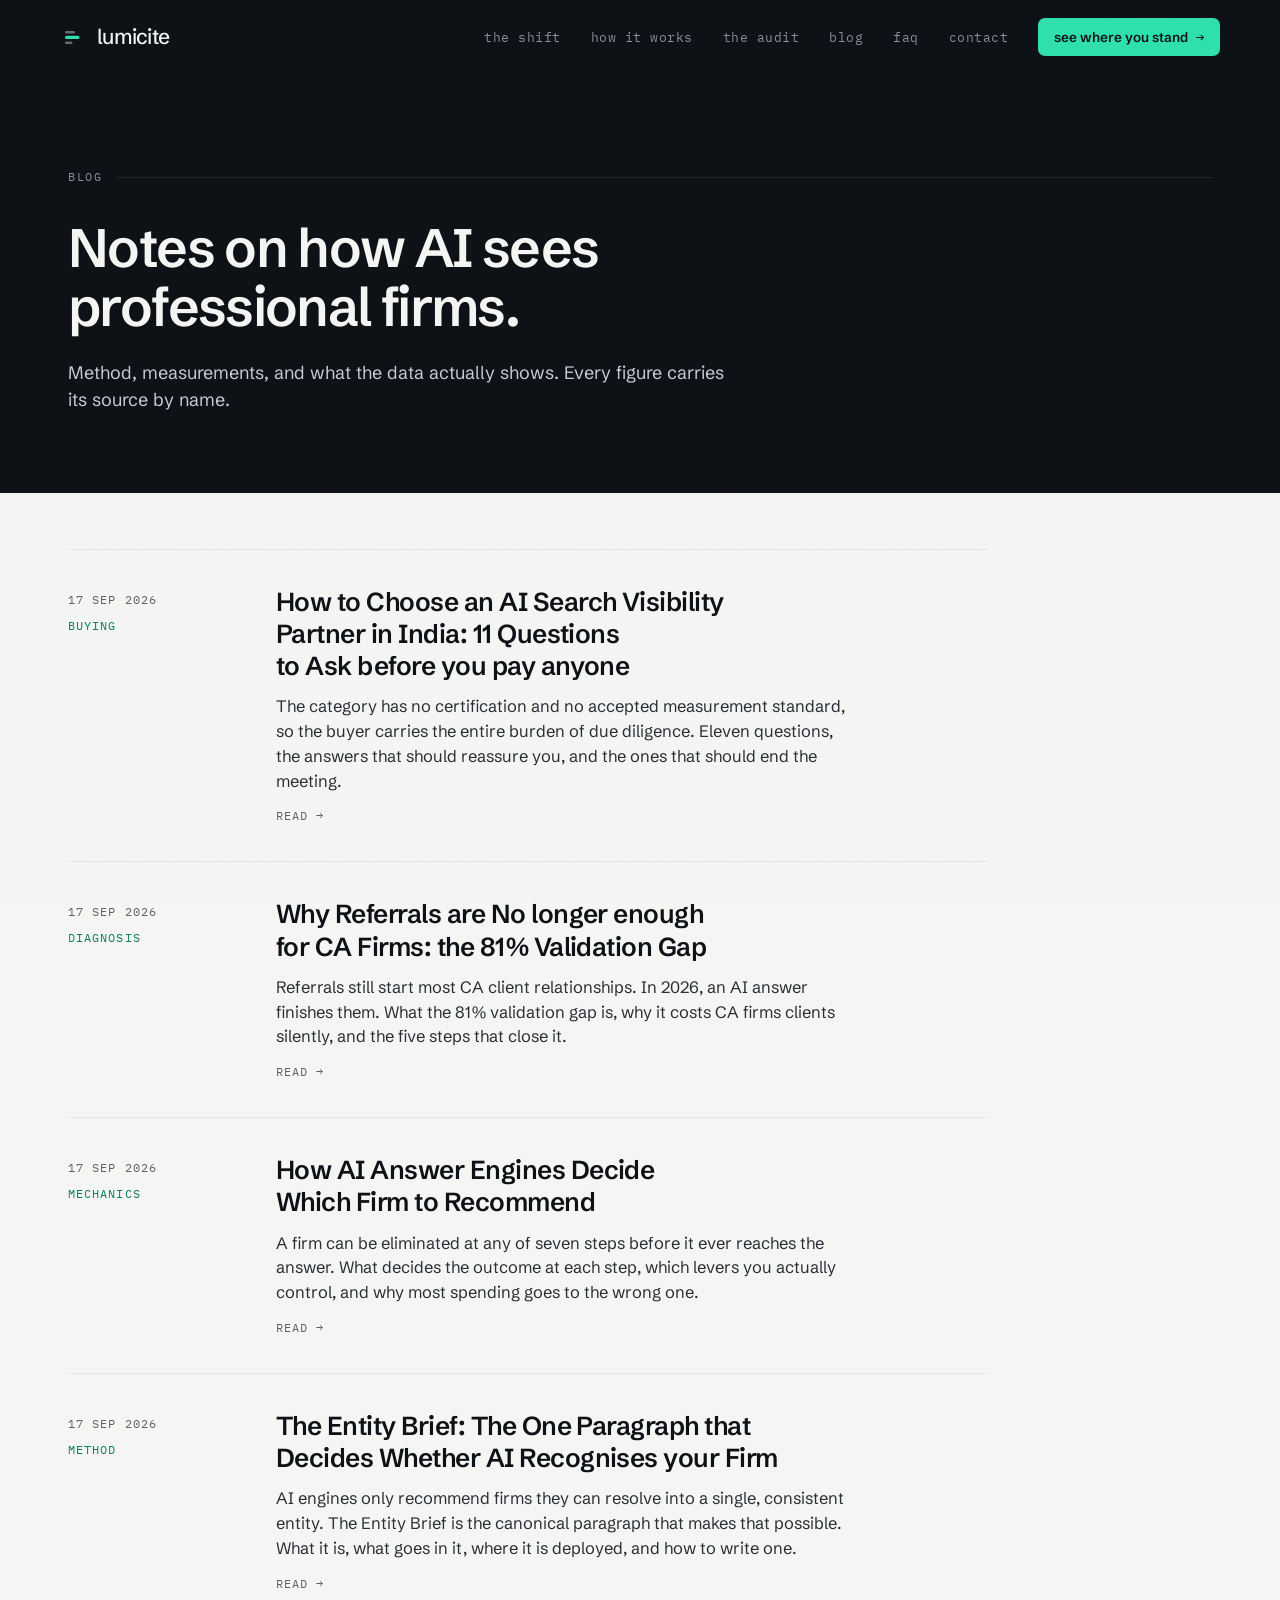
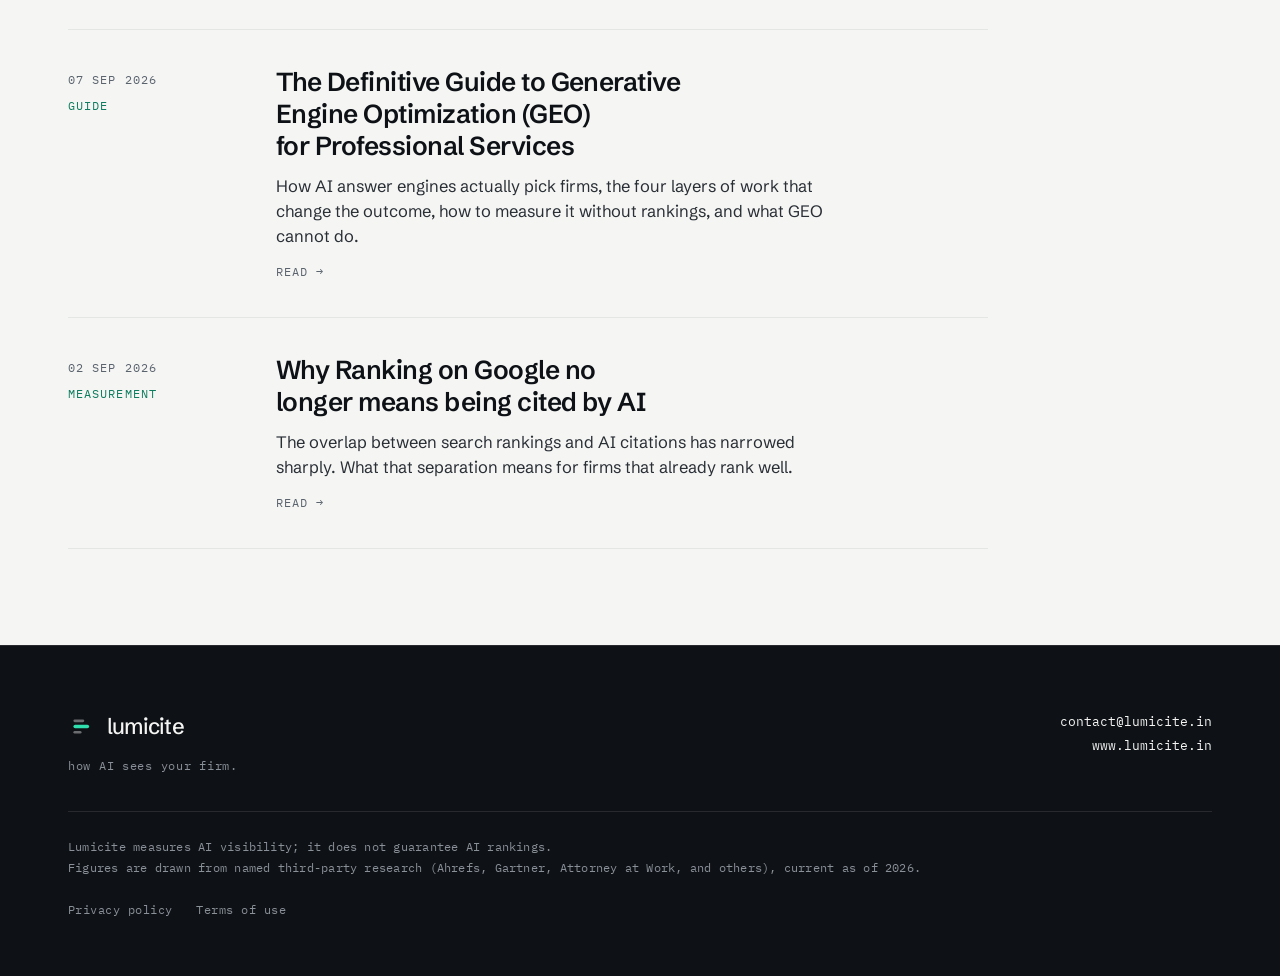
<file: blog/index.html>
<!DOCTYPE html>
<html lang="en">
<head>
<meta charset="UTF-8">
<meta name="viewport" content="width=device-width, initial-scale=1.0">
<title>Writing — Lumicite</title>
<meta name="description" content="Notes on how AI search sees professional firms: method, measurements, and what the data actually shows. Every figure carries its source by name.">
<meta name="theme-color" content="#0E1116">
<link rel="canonical" href="https://www.lumicite.in/blog/">

<!-- favicons -->
<link rel="icon" href="/assets/favicon/favicon.svg" type="image/svg+xml">
<link rel="icon" href="/assets/favicon/favicon-32.png" sizes="32x32" type="image/png">
<link rel="icon" href="/assets/favicon/favicon-16.png" sizes="16x16" type="image/png">
<link rel="shortcut icon" href="/assets/favicon/favicon.ico">
<link rel="apple-touch-icon" href="/assets/favicon/favicon-180.png">
<link rel="manifest" href="/site.webmanifest">

<!-- open graph / twitter -->
<meta property="og:type" content="website">
<meta property="og:title" content="Writing — Lumicite">
<meta property="og:description" content="Notes on how AI search sees professional firms: method, measurements, and what the data actually shows. Every figure carries its source by name.">
<meta property="og:image" content="https://www.lumicite.in/assets/og-image.png">
<meta property="og:image:width" content="1200">
<meta property="og:image:height" content="630">
<meta property="og:url" content="https://www.lumicite.in/blog/">
<meta property="og:site_name" content="Lumicite">
<meta name="twitter:card" content="summary_large_image">
<meta name="twitter:title" content="Writing — Lumicite">
<meta name="twitter:description" content="Notes on how AI search sees professional firms: method, measurements, and what the data actually shows. Every figure carries its source by name.">
<meta name="twitter:image" content="https://www.lumicite.in/assets/og-image.png">

<script type="application/ld+json">
{
  "@context": "https://schema.org",
  "@type": "Blog",
  "@id": "https://www.lumicite.in/blog/#blog",
  "name": "Notes on how AI sees professional firms.",
  "description": "Notes on how AI search sees professional firms: method, measurements, and what the data actually shows. Every figure carries its source by name.",
  "url": "https://www.lumicite.in/blog/",
  "publisher": {
    "@type": "Organization",
    "name": "Lumicite",
    "url": "https://www.lumicite.in",
    "email": "contact@lumicite.in"
  },
  "blogPost": [
    {
      "@type": "BlogPosting",
      "headline": "How to Choose an AI Search Visibility Partner in India: 11 Questions to Ask before you pay anyone",
      "description": "The category has no certification and no accepted measurement standard, so the buyer carries the entire burden of due diligence. Eleven questions, the answers that should reassure you, and the ones that should end the meeting.",
      "url": "https://www.lumicite.in/blog/choose-ai-visibility-partner-india/",
      "datePublished": "2026-09-17",
      "author": {
        "@type": "Person",
        "name": "Rahul Jagtap",
        "url": "https://www.lumicite.in/blog/author/rahul-jagtap/"
      }
    },
    {
      "@type": "BlogPosting",
      "headline": "Why Referrals are No longer enough for CA Firms: the 81% Validation Gap",
      "description": "Referrals still start most CA client relationships. In 2026, an AI answer finishes them. What the 81% validation gap is, why it costs CA firms clients silently, and the five steps that close it.",
      "url": "https://www.lumicite.in/blog/why-referrals-are-no-longer-enough/",
      "datePublished": "2026-09-17",
      "author": {
        "@type": "Person",
        "name": "Rahul Jagtap",
        "url": "https://www.lumicite.in/blog/author/rahul-jagtap/"
      }
    },
    {
      "@type": "BlogPosting",
      "headline": "How AI Answer Engines Decide Which Firm to Recommend",
      "description": "A firm can be eliminated at any of seven steps before it ever reaches the answer. What decides the outcome at each step, which levers you actually control, and why most spending goes to the wrong one.",
      "url": "https://www.lumicite.in/blog/how-ai-engines-decide-which-firm-to-recommend/",
      "datePublished": "2026-09-17",
      "author": {
        "@type": "Person",
        "name": "Rahul Jagtap",
        "url": "https://www.lumicite.in/blog/author/rahul-jagtap/"
      }
    },
    {
      "@type": "BlogPosting",
      "headline": "The Entity Brief: The One Paragraph that Decides Whether AI Recognises your Firm",
      "description": "AI engines only recommend firms they can resolve into a single, consistent entity. The Entity Brief is the canonical paragraph that makes that possible. What it is, what goes in it, where it is deployed, and how to write one.",
      "url": "https://www.lumicite.in/blog/entity-brief/",
      "datePublished": "2026-09-17",
      "author": {
        "@type": "Person",
        "name": "Rahul Jagtap",
        "url": "https://www.lumicite.in/blog/author/rahul-jagtap/"
      }
    },
    {
      "@type": "BlogPosting",
      "headline": "The Definitive Guide to Generative Engine Optimization (GEO) for Professional Services",
      "description": "How AI answer engines actually pick firms, the four layers of work that change the outcome, how to measure it without rankings, and what GEO cannot do.",
      "url": "https://www.lumicite.in/blog/geo-guide-professional-services/",
      "datePublished": "2026-09-07",
      "author": {
        "@type": "Person",
        "name": "Rahul Jagtap",
        "url": "https://www.lumicite.in/blog/author/rahul-jagtap/"
      }
    },
    {
      "@type": "BlogPosting",
      "headline": "Why Ranking on Google no longer means being cited by AI",
      "description": "The overlap between search rankings and AI citations has narrowed sharply. What that separation means for firms that already rank well.",
      "url": "https://www.lumicite.in/blog/google-rankings-and-ai-citations/",
      "datePublished": "2026-09-02",
      "author": {
        "@type": "Person",
        "name": "Rahul Jagtap",
        "url": "https://www.lumicite.in/blog/author/rahul-jagtap/"
      }
    }
  ]
}
</script>


<link rel="preconnect" href="https://fonts.googleapis.com">
<link rel="preconnect" href="https://fonts.gstatic.com" crossorigin>
<link href="https://fonts.googleapis.com/css2?family=Schibsted+Grotesk:ital,wght@0,400;0,500;0,600;0,700;0,800;1,400&family=IBM+Plex+Mono:wght@400;500;600&display=swap" rel="stylesheet">

<link rel="alternate" type="application/rss+xml" title="Lumicite blog" href="/feed.xml">

<link rel="stylesheet" href="/assets/site.css">
</head>
<body>
<div class="grain"></div>

<!-- the cited line — primary mark (sprite) -->
<svg width="0" height="0" style="position:absolute" aria-hidden="true" focusable="false"><symbol id="mark" viewBox="0 0 48 48">
  <rect x="10" y="12" width="20" height="5" rx="2.5" fill="currentColor" opacity="0.4"/>
  <rect class="dot" x="10" y="21.5" width="29" height="6.5" rx="3.25"/>
  <rect x="10" y="33" width="15" height="5" rx="2.5" fill="currentColor" opacity="0.4"/>
</symbol></svg>

<!-- ════════════════ NAV ════════════════ -->
<header class="nav" id="nav">
  <div class="nav-inner">
    <a class="lk" href="/" aria-label="Lumicite home">
      <svg class="mark" style="color:var(--paper)" role="img" aria-label="Lumicite mark"><use href="#mark"/></svg>
      <span class="wm">lumicite</span>
    </a>
    <div class="nav-menu" id="navmenu">
      <nav class="nav-links" aria-label="Primary">
        <a href="/#shift">the shift</a>
        <a href="/#how">how it works</a>
        <a href="/#audit">the audit</a>
        <a href="/blog/" aria-current="page">blog</a>
        <a href="/#faq">faq</a>
        <a href="/#contact">contact</a>
      </nav>
      <a class="nav-cta" href="/#audit">see where you stand <span class="ar">→</span></a>
    </div>
    <button class="nav-burger" id="burger" aria-label="Menu" aria-expanded="false"><span></span><span></span><span></span></button>
  </div>
</header>

<main id="top">


<!-- ════════════════ HERO ════════════════ -->
<section class="hero dark blog-hero">
  <div class="wrap">
    <div class="kicker"><span>blog</span><span class="rule"></span></div>
    <h1 class="blog-title">Notes on how AI sees professional firms.</h1>
    <p class="lead">Method, measurements, and what the data actually shows. Every figure carries its source by name.</p>
  </div>
</section>

<!-- ════════════════ LISTING ════════════════ -->
<section class="blog-list-sec">
  <div class="wrap">
    <div class="post-list">

      <a class="post-row reveal" href="/blog/choose-ai-visibility-partner-india/">
        <div class="post-meta">
          <span>17 Sep 2026</span>
          <span class="topic">buying</span>
        </div>
        <div class="post-body">
          <h2 class="post-title">How to Choose an AI Search Visibility Partner in India: 11 Questions to Ask before you pay anyone</h2>
          <p class="post-dek">The category has no certification and no accepted measurement standard, so the buyer carries the entire burden of due diligence. Eleven questions, the answers that should reassure you, and the ones that should end the meeting.</p>
          <span class="post-more">read <span class="ar">→</span></span>
        </div>
      </a>

      <a class="post-row reveal" href="/blog/why-referrals-are-no-longer-enough/">
        <div class="post-meta">
          <span>17 Sep 2026</span>
          <span class="topic">diagnosis</span>
        </div>
        <div class="post-body">
          <h2 class="post-title">Why Referrals are No longer enough for CA Firms: the 81% Validation Gap</h2>
          <p class="post-dek">Referrals still start most CA client relationships. In 2026, an AI answer finishes them. What the 81% validation gap is, why it costs CA firms clients silently, and the five steps that close it.</p>
          <span class="post-more">read <span class="ar">→</span></span>
        </div>
      </a>

      <a class="post-row reveal" href="/blog/how-ai-engines-decide-which-firm-to-recommend/">
        <div class="post-meta">
          <span>17 Sep 2026</span>
          <span class="topic">mechanics</span>
        </div>
        <div class="post-body">
          <h2 class="post-title">How AI Answer Engines Decide Which Firm to Recommend</h2>
          <p class="post-dek">A firm can be eliminated at any of seven steps before it ever reaches the answer. What decides the outcome at each step, which levers you actually control, and why most spending goes to the wrong one.</p>
          <span class="post-more">read <span class="ar">→</span></span>
        </div>
      </a>

      <a class="post-row reveal" href="/blog/entity-brief/">
        <div class="post-meta">
          <span>17 Sep 2026</span>
          <span class="topic">method</span>
        </div>
        <div class="post-body">
          <h2 class="post-title">The Entity Brief: The One Paragraph that Decides Whether AI Recognises your Firm</h2>
          <p class="post-dek">AI engines only recommend firms they can resolve into a single, consistent entity. The Entity Brief is the canonical paragraph that makes that possible. What it is, what goes in it, where it is deployed, and how to write one.</p>
          <span class="post-more">read <span class="ar">→</span></span>
        </div>
      </a>

      <a class="post-row reveal" href="/blog/geo-guide-professional-services/">
        <div class="post-meta">
          <span>07 Sep 2026</span>
          <span class="topic">guide</span>
        </div>
        <div class="post-body">
          <h2 class="post-title">The Definitive Guide to Generative Engine Optimization (GEO) for Professional Services</h2>
          <p class="post-dek">How AI answer engines actually pick firms, the four layers of work that change the outcome, how to measure it without rankings, and what GEO cannot do.</p>
          <span class="post-more">read <span class="ar">→</span></span>
        </div>
      </a>

      <a class="post-row reveal" href="/blog/google-rankings-and-ai-citations/">
        <div class="post-meta">
          <span>02 Sep 2026</span>
          <span class="topic">measurement</span>
        </div>
        <div class="post-body">
          <h2 class="post-title">Why Ranking on Google no longer means being cited by AI</h2>
          <p class="post-dek">The overlap between search rankings and AI citations has narrowed sharply. What that separation means for firms that already rank well.</p>
          <span class="post-more">read <span class="ar">→</span></span>
        </div>
      </a>

    </div>
  </div>
</section>


</main>

<!-- ════════════════ FOOTER ════════════════ -->
<footer>
  <div class="wrap">
    <div class="foot-top">
      <div>
        <a class="lk" href="/" aria-label="Lumicite home">
          <svg class="mark" style="color:var(--paper)" aria-hidden="true"><use href="#mark"/></svg>
          <span class="wm">lumicite</span>
        </a>
        <div class="foot-tag">how AI sees your firm.</div>
      </div>
      <div class="foot-contact">
        <a href="mailto:contact@lumicite.in">contact@lumicite.in</a><br>
        <a href="https://www.lumicite.in">www.lumicite.in</a>
      </div>
    </div>
    <div class="foot-rule"></div>
    <div class="foot-fine">
      Lumicite measures AI visibility; it does not guarantee AI rankings.<br>
      Figures are drawn from named third-party research (Ahrefs, Gartner, Attorney at Work, and others), current as of 2026.
    </div>
    <div class="foot-legal">
      <a href="/#privacy">Privacy policy</a>
      <a href="/#terms">Terms of use</a>
    </div>
  </div>
</footer>

<script src="/assets/site.js"></script>
</body>
</html>
</file>
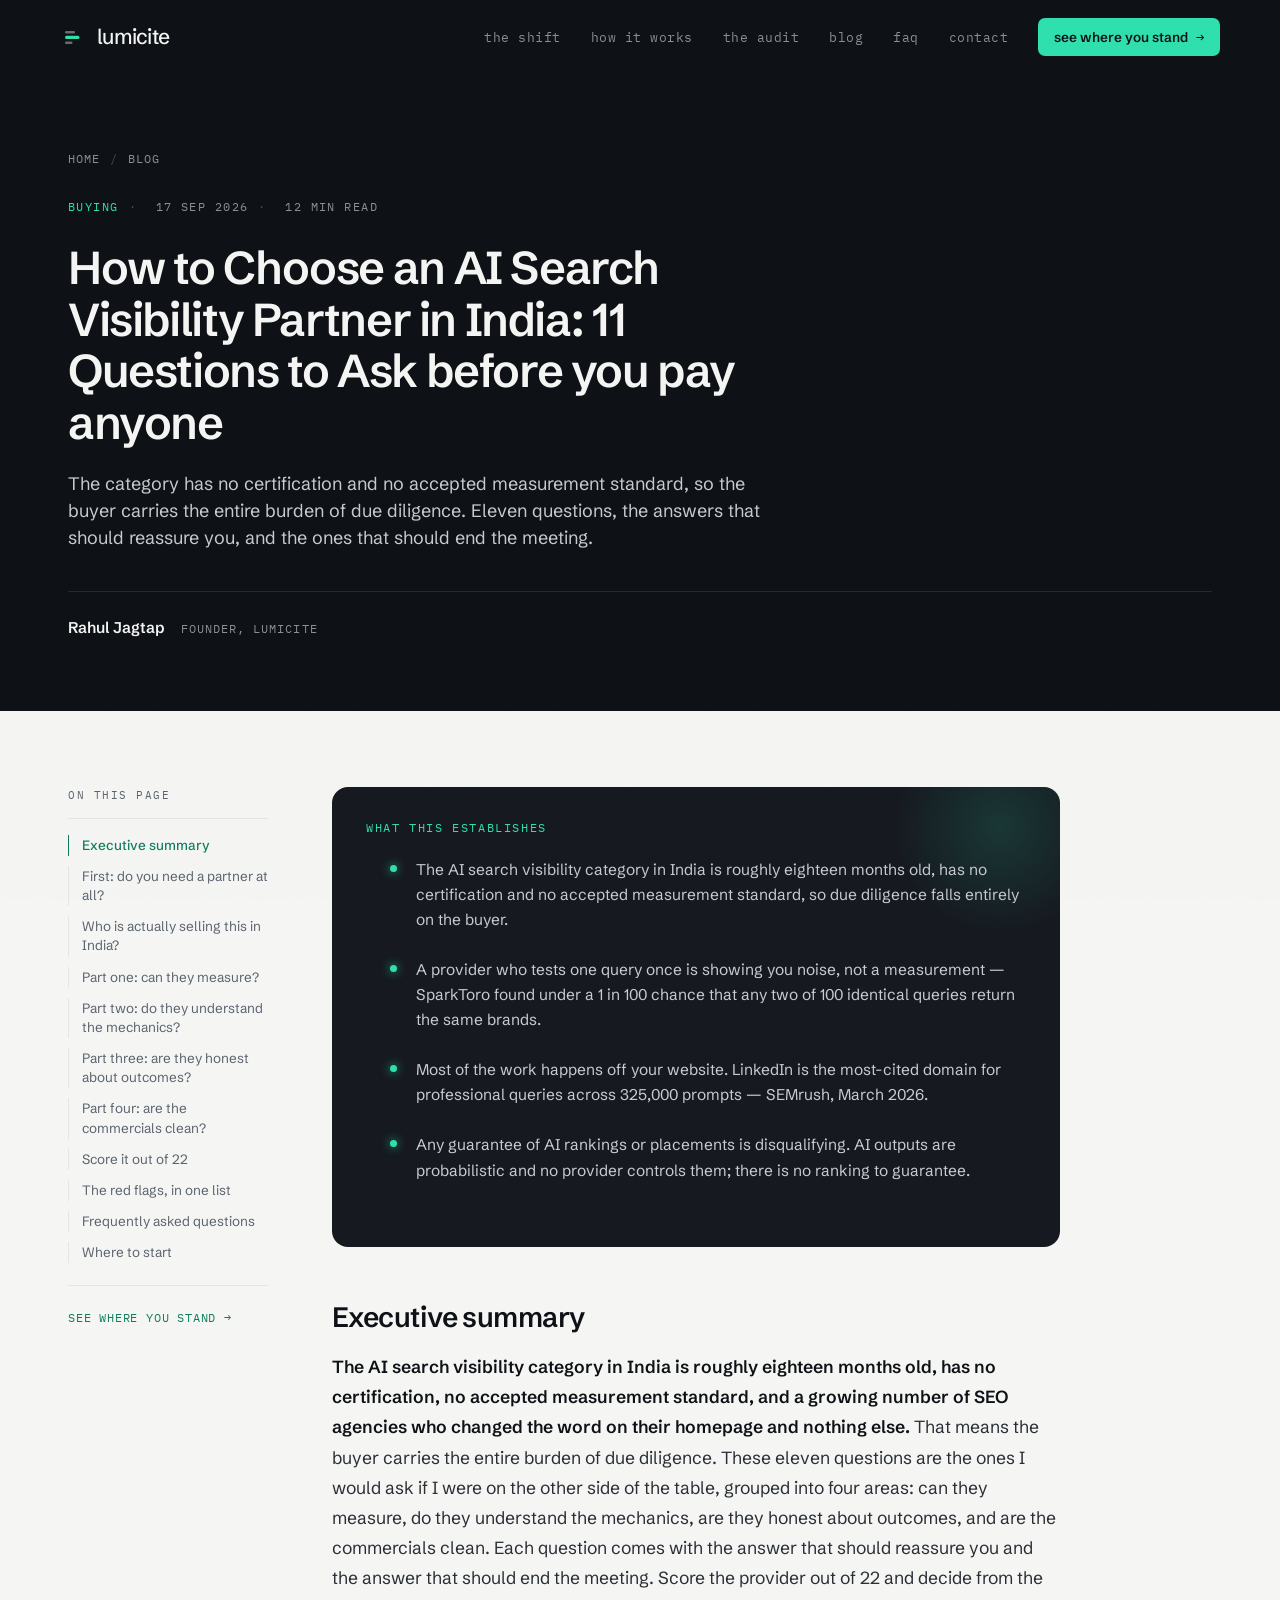
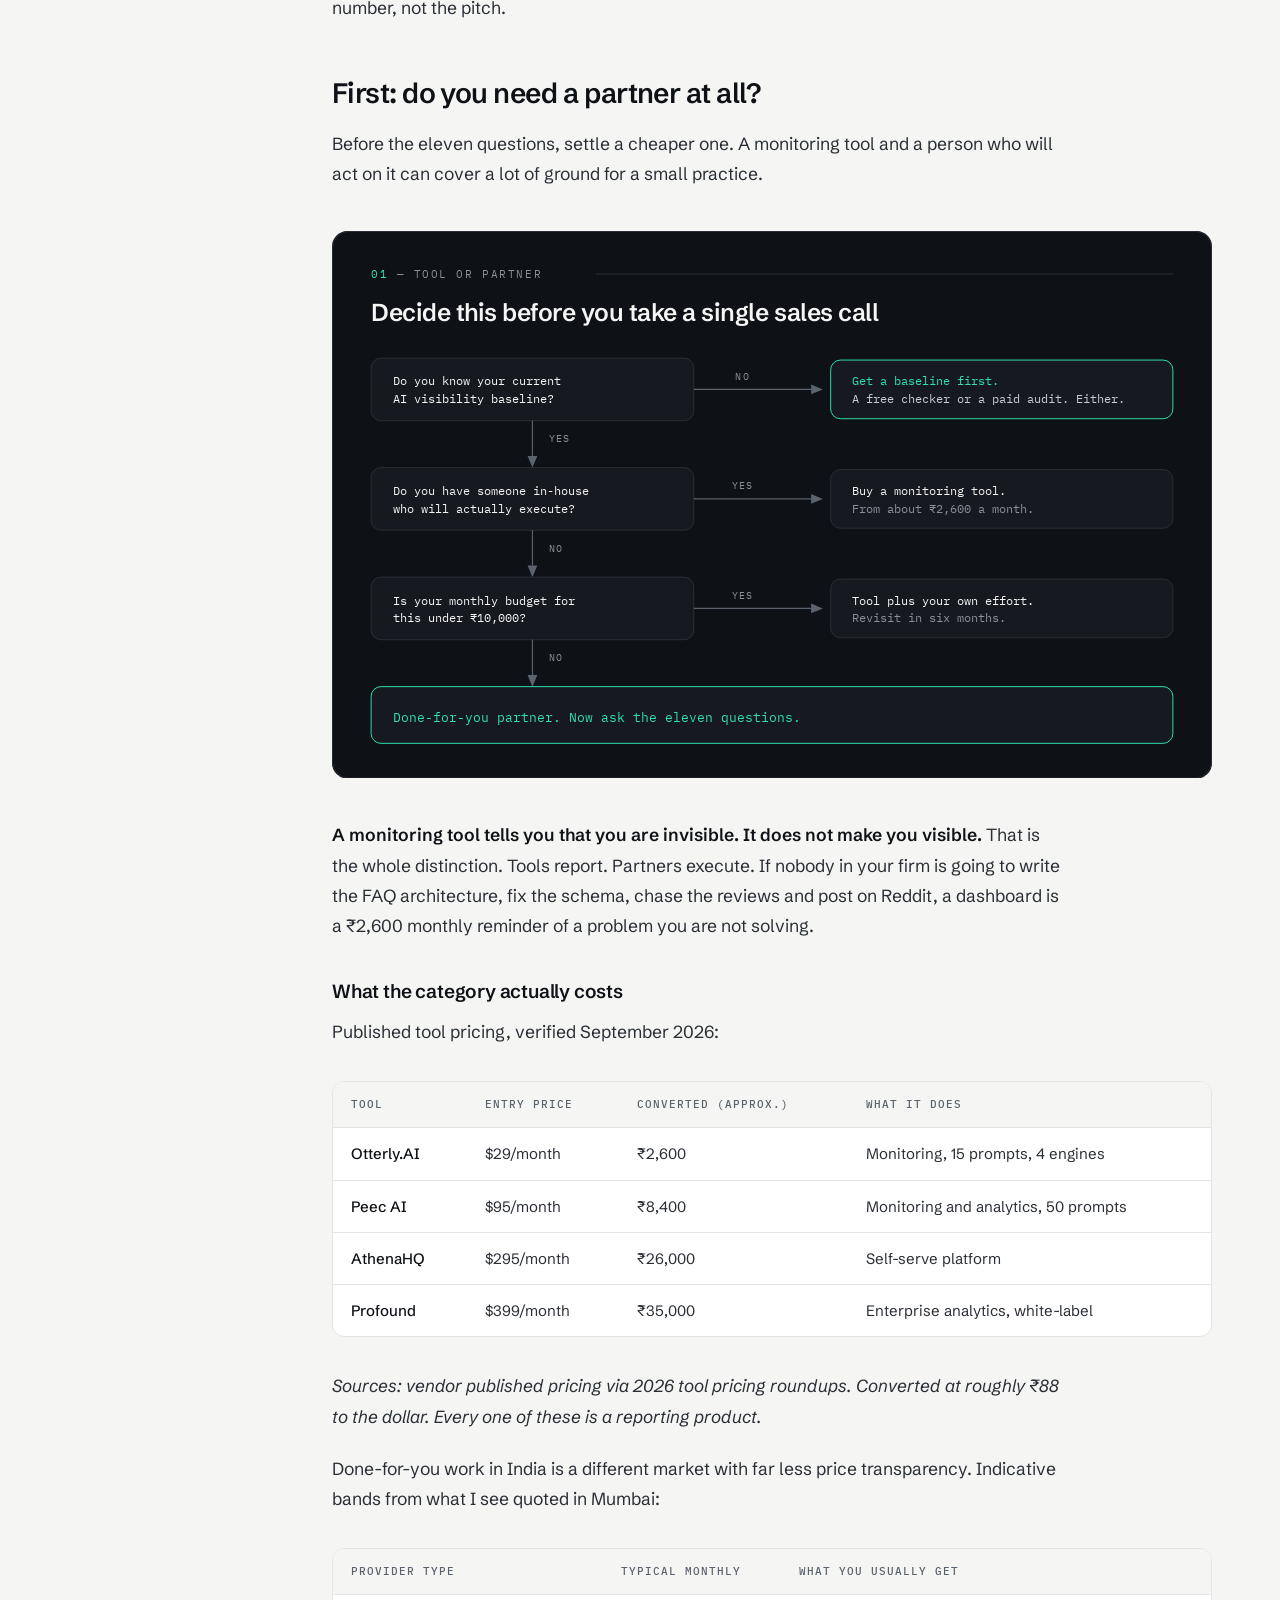
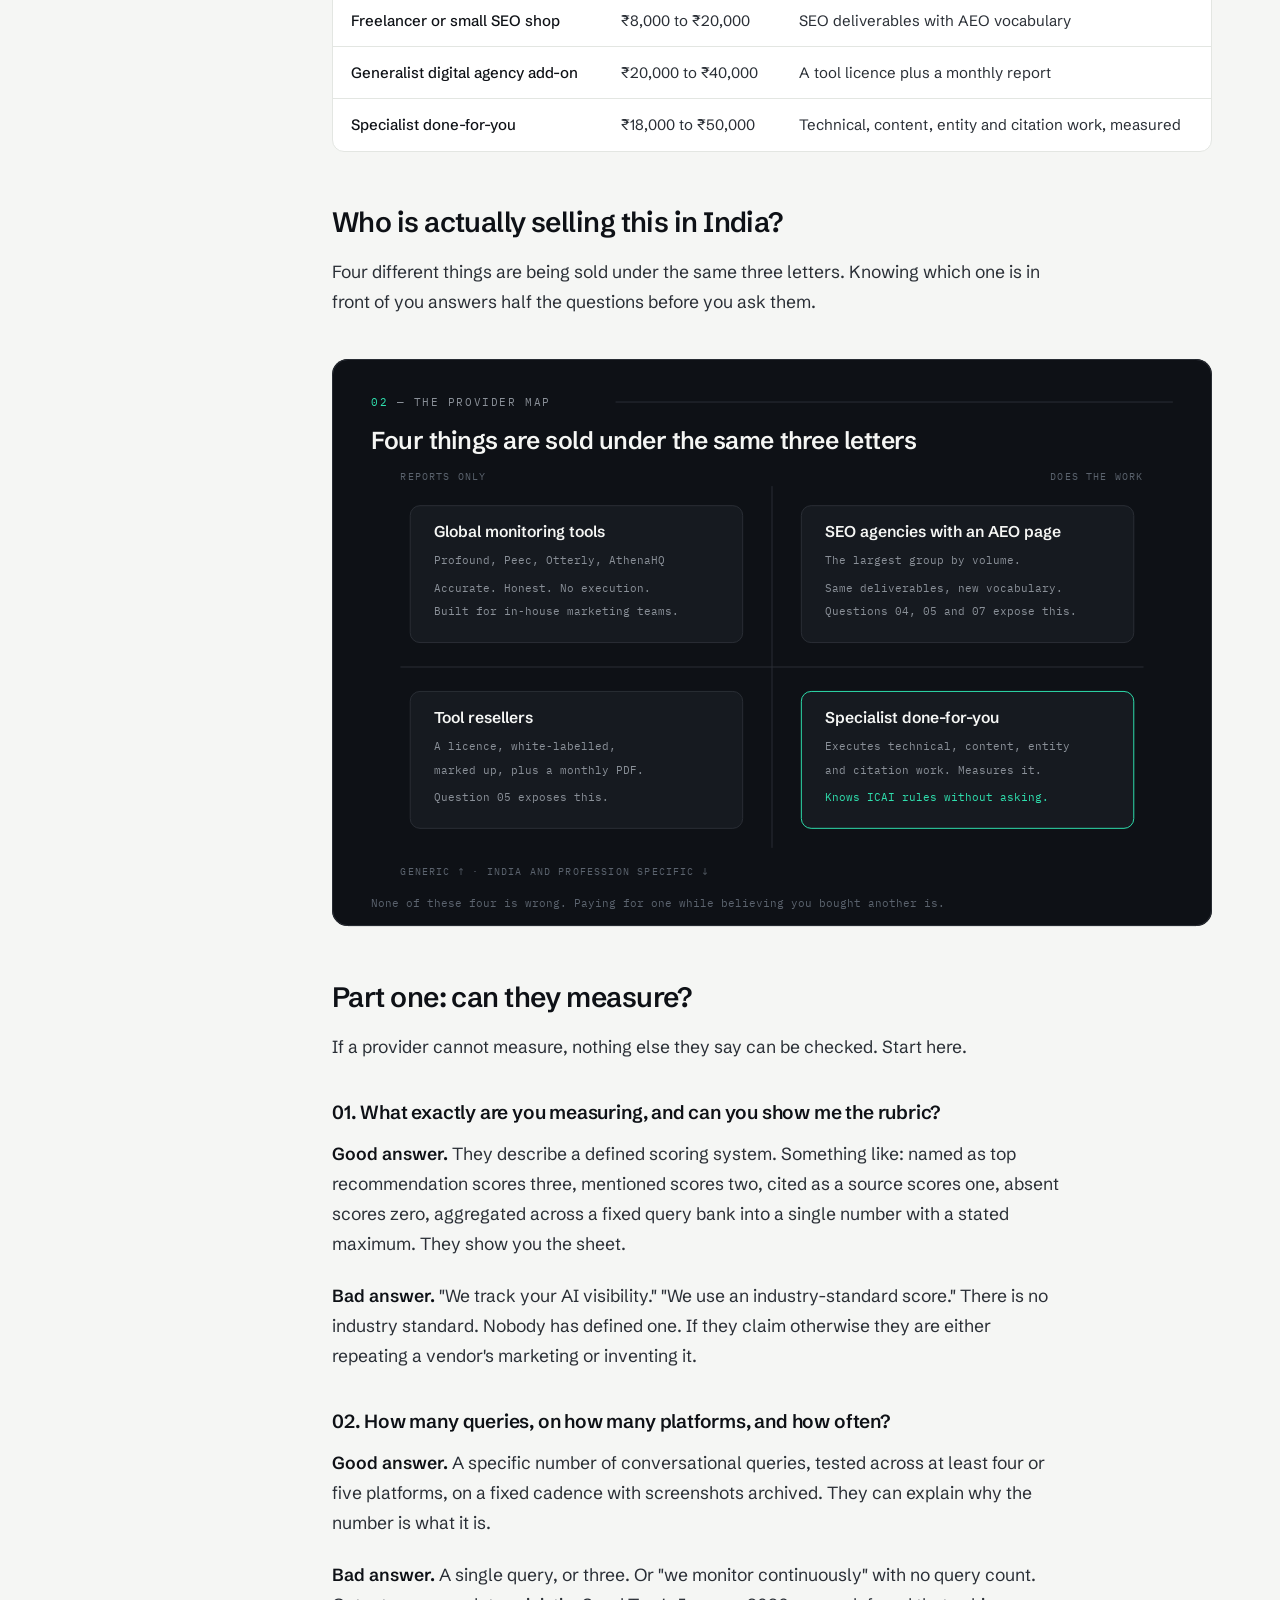
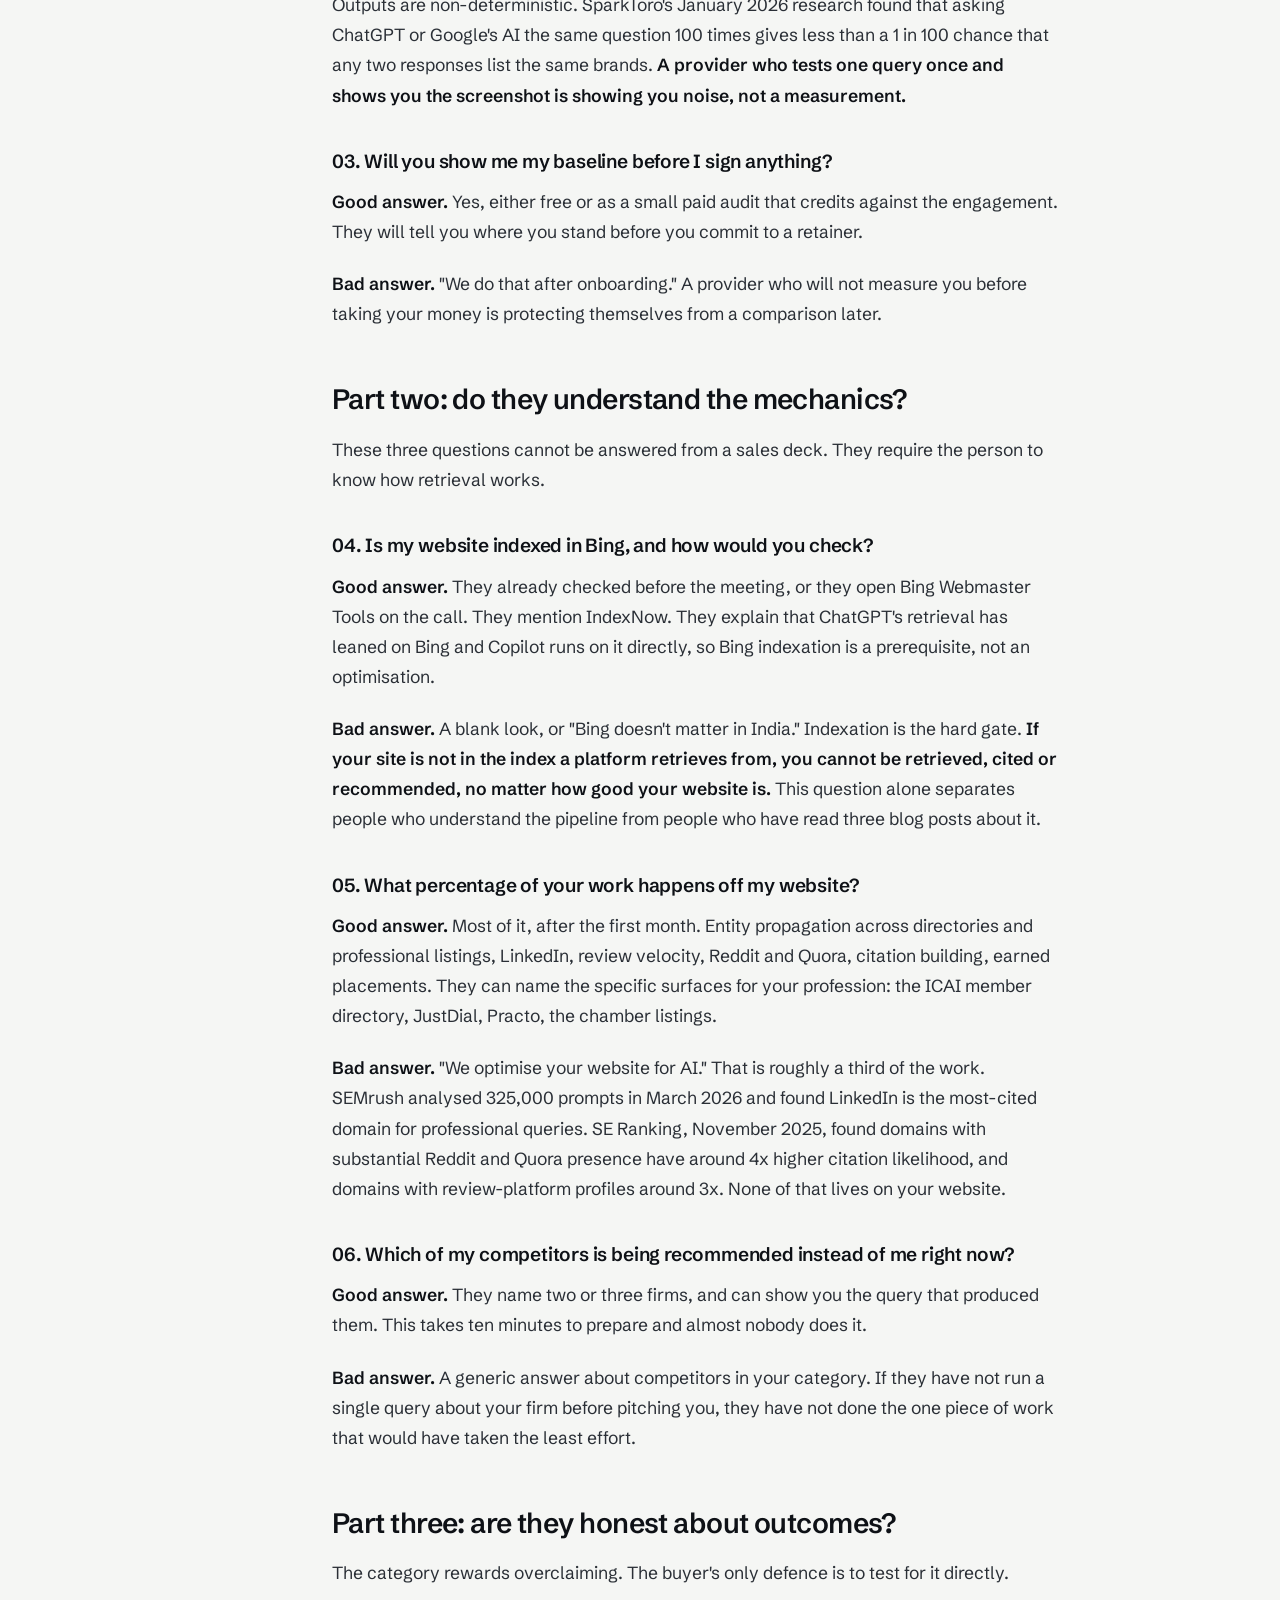
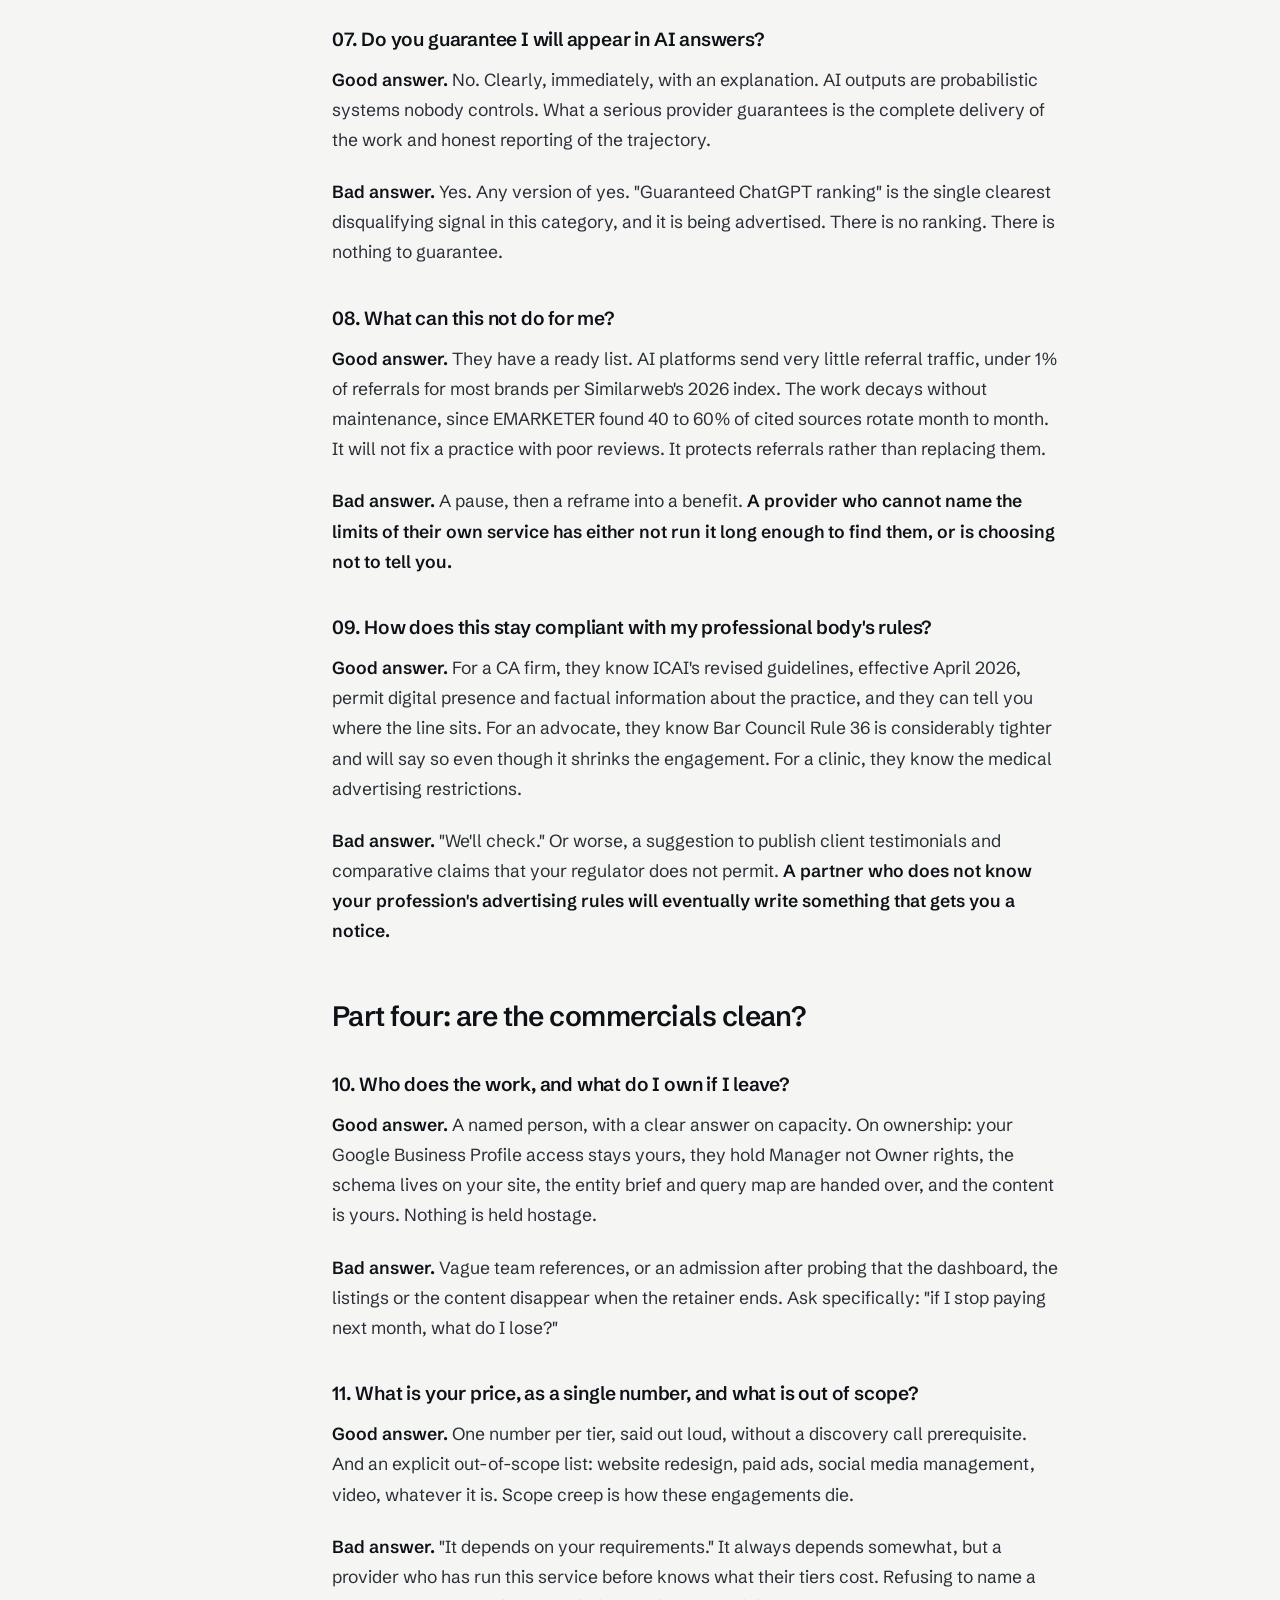
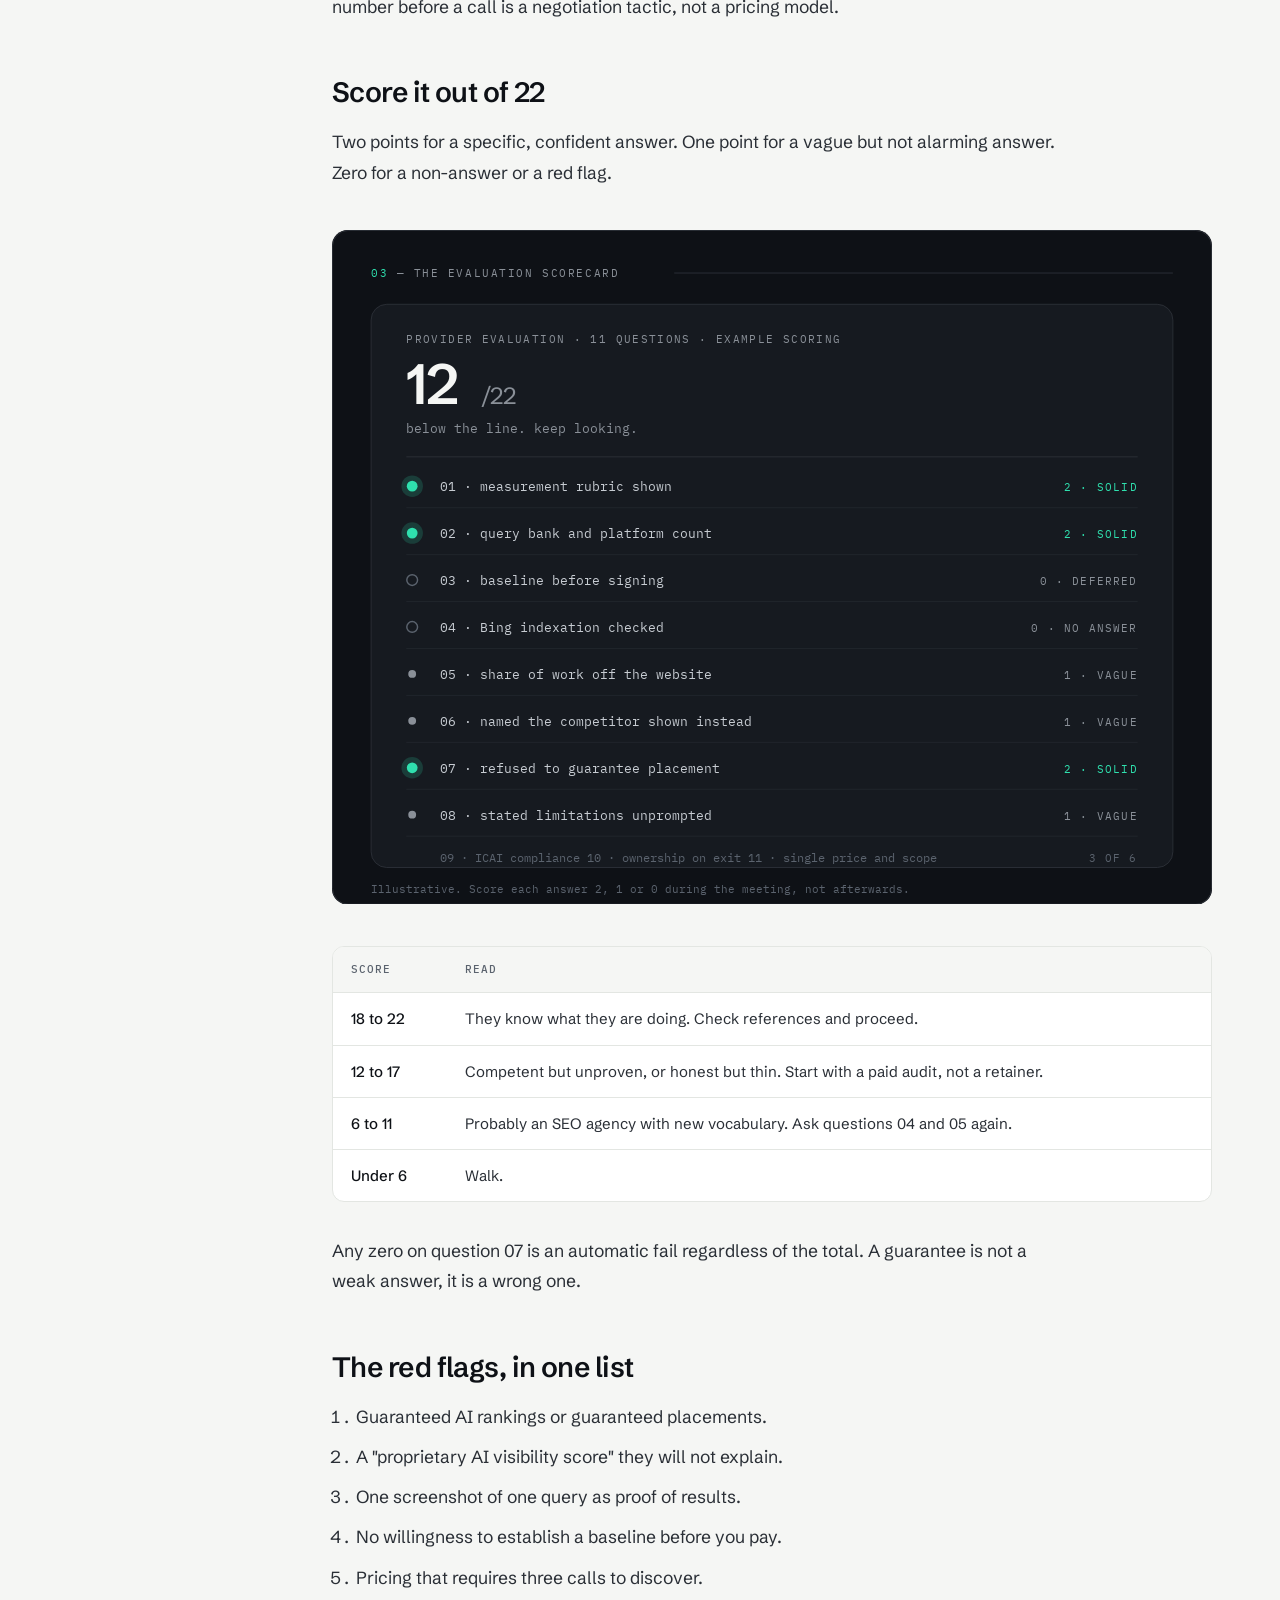
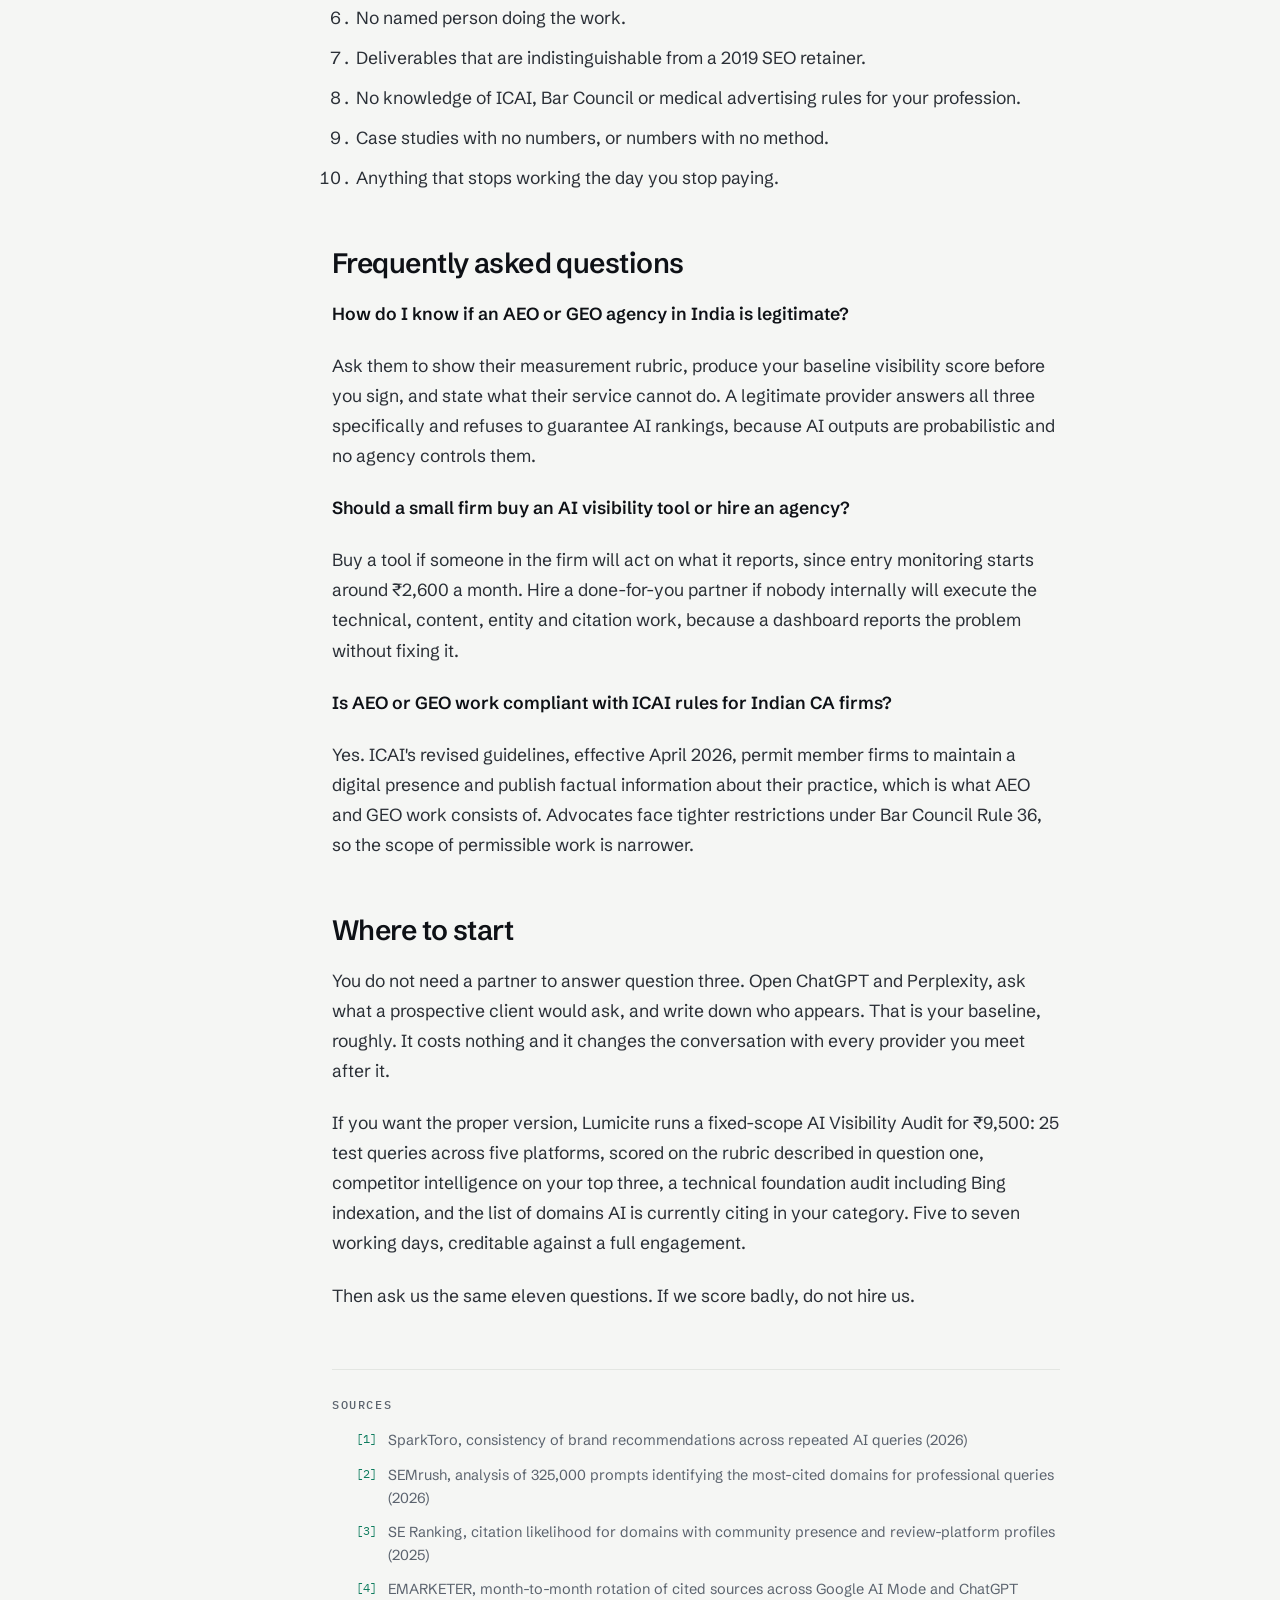
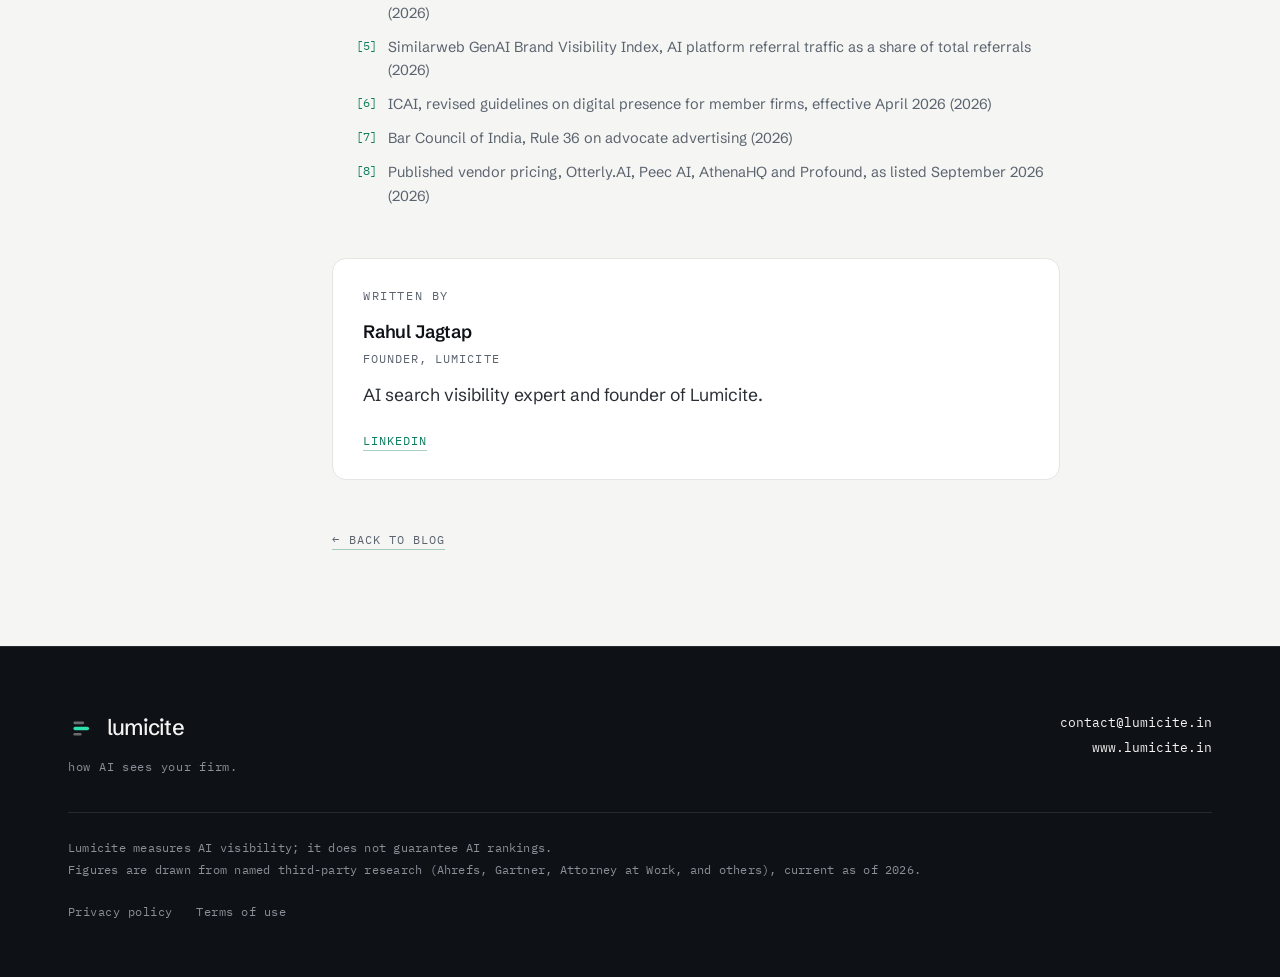
<file: blog/choose-ai-visibility-partner-india/index.html>
<!DOCTYPE html>
<html lang="en">
<head>
<meta charset="UTF-8">
<meta name="viewport" content="width=device-width, initial-scale=1.0">
<title>How to Choose an AI Search Visibility Partner in India: 11 Questions to Ask before you pay anyone — Lumicite</title>
<meta name="description" content="The category has no certification and no accepted measurement standard, so the buyer carries the entire burden of due diligence. Eleven questions, the answers that should reassure you, and the ones that should end the meeting.">
<meta name="theme-color" content="#0E1116">
<link rel="canonical" href="https://www.lumicite.in/blog/choose-ai-visibility-partner-india/">

<!-- favicons -->
<link rel="icon" href="/assets/favicon/favicon.svg" type="image/svg+xml">
<link rel="icon" href="/assets/favicon/favicon-32.png" sizes="32x32" type="image/png">
<link rel="icon" href="/assets/favicon/favicon-16.png" sizes="16x16" type="image/png">
<link rel="shortcut icon" href="/assets/favicon/favicon.ico">
<link rel="apple-touch-icon" href="/assets/favicon/favicon-180.png">
<link rel="manifest" href="/site.webmanifest">

<!-- open graph / twitter -->
<meta property="og:type" content="article">
<meta property="og:title" content="How to Choose an AI Search Visibility Partner in India: 11 Questions to Ask before you pay anyone — Lumicite">
<meta property="og:description" content="The category has no certification and no accepted measurement standard, so the buyer carries the entire burden of due diligence. Eleven questions, the answers that should reassure you, and the ones that should end the meeting.">
<meta property="og:image" content="https://www.lumicite.in/assets/og-image.png">
<meta property="og:image:width" content="1200">
<meta property="og:image:height" content="630">
<meta property="og:url" content="https://www.lumicite.in/blog/choose-ai-visibility-partner-india/">
<meta property="og:site_name" content="Lumicite">
<meta name="twitter:card" content="summary_large_image">
<meta name="twitter:title" content="How to Choose an AI Search Visibility Partner in India: 11 Questions to Ask before you pay anyone — Lumicite">
<meta name="twitter:description" content="The category has no certification and no accepted measurement standard, so the buyer carries the entire burden of due diligence. Eleven questions, the answers that should reassure you, and the ones that should end the meeting.">
<meta name="twitter:image" content="https://www.lumicite.in/assets/og-image.png">

<script type="application/ld+json">
{
  "@context": "https://schema.org",
  "@graph": [
    {
      "@type": "BlogPosting",
      "@id": "https://www.lumicite.in/blog/choose-ai-visibility-partner-india/#article",
      "headline": "How to Choose an AI Search Visibility Partner in India: 11 Questions to Ask before you pay anyone",
      "description": "The category has no certification and no accepted measurement standard, so the buyer carries the entire burden of due diligence. Eleven questions, the answers that should reassure you, and the ones that should end the meeting.",
      "url": "https://www.lumicite.in/blog/choose-ai-visibility-partner-india/",
      "datePublished": "2026-09-17",
      "dateModified": "2026-09-17",
      "inLanguage": "en",
      "image": "https://www.lumicite.in/assets/og-image.png",
      "mainEntityOfPage": { "@type": "WebPage", "@id": "https://www.lumicite.in/blog/choose-ai-visibility-partner-india/" },
      "author": { "@id": "https://www.lumicite.in/blog/author/rahul-jagtap/#person" },
      "publisher": { "@id": "https://www.lumicite.in/#organization" },
      "citation": [
        {
          "@type": "CreativeWork",
          "name": "SparkToro"
        },
        {
          "@type": "CreativeWork",
          "name": "SEMrush"
        },
        {
          "@type": "CreativeWork",
          "name": "SE Ranking"
        },
        {
          "@type": "CreativeWork",
          "name": "EMARKETER"
        },
        {
          "@type": "CreativeWork",
          "name": "Similarweb GenAI Brand Visibility Index"
        },
        {
          "@type": "CreativeWork",
          "name": "ICAI"
        },
        {
          "@type": "CreativeWork",
          "name": "Bar Council of India"
        },
        {
          "@type": "CreativeWork",
          "name": "Published vendor pricing"
        }
      ]
    },
    {
      "@type": "Person",
      "@id": "https://www.lumicite.in/blog/author/rahul-jagtap/#person",
      "name": "Rahul Jagtap",
      "jobTitle": "Founder",
      "description": "AI search visibility expert and founder of Lumicite.",
      "url": "https://www.lumicite.in/blog/author/rahul-jagtap/",
      "sameAs": ["https://www.linkedin.com/in/rahul-jagtap-906002194/"],
      "worksFor": { "@id": "https://www.lumicite.in/#organization" }
    },
    {
      "@type": "Organization",
      "@id": "https://www.lumicite.in/#organization",
      "name": "Lumicite",
      "url": "https://www.lumicite.in",
      "email": "contact@lumicite.in",
      "description": "AI search visibility for professional firms."
    },
    {
      "@type": "BreadcrumbList",
      "itemListElement": [
        { "@type": "ListItem", "position": 1, "name": "Home", "item": "https://www.lumicite.in/" },
        { "@type": "ListItem", "position": 2, "name": "Blog", "item": "https://www.lumicite.in/blog/" },
        { "@type": "ListItem", "position": 3, "name": "How to Choose an AI Search Visibility Partner in India: 11 Questions to Ask before you pay anyone" }
      ]
    },
    {
      "@type": "FAQPage",
      "@id": "https://www.lumicite.in/blog/choose-ai-visibility-partner-india/#faq",
      "mainEntity": [
        {
          "@type": "Question",
          "name": "How do I know if an AEO or GEO agency in India is legitimate?",
          "acceptedAnswer": { "@type": "Answer", "text": "Ask them to show their measurement rubric, produce your baseline visibility score before you sign, and state what their service cannot do. A legitimate provider answers all three specifically and refuses to guarantee AI rankings, because AI outputs are probabilistic and no agency controls them." }
        },
        {
          "@type": "Question",
          "name": "Should a small firm buy an AI visibility tool or hire an agency?",
          "acceptedAnswer": { "@type": "Answer", "text": "Buy a tool if someone in the firm will act on what it reports, since entry monitoring starts around ₹2,600 a month. Hire a done-for-you partner if nobody internally will execute the technical, content, entity and citation work, because a dashboard reports the problem without fixing it." }
        },
        {
          "@type": "Question",
          "name": "Is AEO or GEO work compliant with ICAI rules for Indian CA firms?",
          "acceptedAnswer": { "@type": "Answer", "text": "Yes. ICAI's revised guidelines, effective April 2026, permit member firms to maintain a digital presence and publish factual information about their practice, which is what AEO and GEO work consists of. Advocates face tighter restrictions under Bar Council Rule 36, so the scope of permissible work is narrower." }
        }
      ]
    }
  ]
}
</script>


<link rel="preconnect" href="https://fonts.googleapis.com">
<link rel="preconnect" href="https://fonts.gstatic.com" crossorigin>
<link href="https://fonts.googleapis.com/css2?family=Schibsted+Grotesk:ital,wght@0,400;0,500;0,600;0,700;0,800;1,400&family=IBM+Plex+Mono:wght@400;500;600&display=swap" rel="stylesheet">

<link rel="alternate" type="application/rss+xml" title="Lumicite blog" href="/feed.xml">

<link rel="stylesheet" href="/assets/site.css">
</head>
<body>
<div class="grain"></div>

<!-- the cited line — primary mark (sprite) -->
<svg width="0" height="0" style="position:absolute" aria-hidden="true" focusable="false"><symbol id="mark" viewBox="0 0 48 48">
  <rect x="10" y="12" width="20" height="5" rx="2.5" fill="currentColor" opacity="0.4"/>
  <rect class="dot" x="10" y="21.5" width="29" height="6.5" rx="3.25"/>
  <rect x="10" y="33" width="15" height="5" rx="2.5" fill="currentColor" opacity="0.4"/>
</symbol></svg>

<!-- ════════════════ NAV ════════════════ -->
<header class="nav" id="nav">
  <div class="nav-inner">
    <a class="lk" href="/" aria-label="Lumicite home">
      <svg class="mark" style="color:var(--paper)" role="img" aria-label="Lumicite mark"><use href="#mark"/></svg>
      <span class="wm">lumicite</span>
    </a>
    <div class="nav-menu" id="navmenu">
      <nav class="nav-links" aria-label="Primary">
        <a href="/#shift">the shift</a>
        <a href="/#how">how it works</a>
        <a href="/#audit">the audit</a>
        <a href="/blog/">blog</a>
        <a href="/#faq">faq</a>
        <a href="/#contact">contact</a>
      </nav>
      <a class="nav-cta" href="/#audit">see where you stand <span class="ar">→</span></a>
    </div>
    <button class="nav-burger" id="burger" aria-label="Menu" aria-expanded="false"><span></span><span></span><span></span></button>
  </div>
</header>

<main id="top">

<article>

  <!-- ════════════════ ARTICLE HEAD ════════════════ -->
  <header class="post-head dark">
    <div class="wrap">
      <nav class="crumbs" aria-label="Breadcrumb">
        <a href="/">home</a><span class="sep">/</span><a href="/blog/">blog</a>
      </nav>
      <div class="post-kicker">
        <span class="topic">buying</span><span class="sep">·</span>
        <time datetime="2026-09-17">17 Sep 2026</time><span class="sep">·</span>
        <span>12 min read</span>
      </div>
      <h1 class="post-h1">How to Choose an AI Search Visibility Partner in India: 11 Questions to Ask before you pay anyone</h1>
      <p class="lead">The category has no certification and no accepted measurement standard, so the buyer carries the entire burden of due diligence. Eleven questions, the answers that should reassure you, and the ones that should end the meeting.</p>
      <div class="byline">
        <span class="byline-name">Rahul Jagtap</span>
        <span class="byline-role">Founder, Lumicite</span>
      </div>
    </div>
  </header>

  <!-- ════════════════ ARTICLE BODY ════════════════ -->
  <section class="post-body-sec">
    <div class="wrap">
      <div class="post-grid">
      <details class="toc" id="toc" open>
        <summary class="toc-summary">on this page</summary>
        <nav class="toc-inner" aria-label="On this page">
          <ol class="toc-list">
            <li><a href="#executive-summary">Executive summary</a></li>
            <li><a href="#first-do-you-need-a-partner-at-all">First: do you need a partner at all?</a></li>
            <li><a href="#who-is-actually-selling-this-in-india">Who is actually selling this in India?</a></li>
            <li><a href="#part-one-can-they-measure">Part one: can they measure?</a></li>
            <li><a href="#part-two-do-they-understand-the-mechanics">Part two: do they understand the mechanics?</a></li>
            <li><a href="#part-three-are-they-honest-about-outcomes">Part three: are they honest about outcomes?</a></li>
            <li><a href="#part-four-are-the-commercials-clean">Part four: are the commercials clean?</a></li>
            <li><a href="#score-it-out-of-22">Score it out of 22</a></li>
            <li><a href="#the-red-flags-in-one-list">The red flags, in one list</a></li>
            <li><a href="#frequently-asked-questions">Frequently asked questions</a></li>
            <li><a href="#where-to-start">Where to start</a></li>
          </ol>
          <div class="toc-cta">
            <a href="/#audit">See where you stand <span class="ar">→</span></a>
          </div>
        </nav>
      </details>

      <div class="prose">
        <aside class="takeaways" aria-label="Key takeaways">
          <div class="tk-label">what this establishes</div>
          <ol class="tk-list">
            <li>The AI search visibility category in India is roughly eighteen months old, has no certification and no accepted measurement standard, so due diligence falls entirely on the buyer.</li>
            <li>A provider who tests one query once is showing you noise, not a measurement — SparkToro found under a 1 in 100 chance that any two of 100 identical queries return the same brands.</li>
            <li>Most of the work happens off your website. LinkedIn is the most-cited domain for professional queries across 325,000 prompts — SEMrush, March 2026.</li>
            <li>Any guarantee of AI rankings or placements is disqualifying. AI outputs are probabilistic and no provider controls them; there is no ranking to guarantee.</li>
          </ol>
        </aside>

        <h2 id="executive-summary">Executive summary</h2>
<p><strong>The AI search visibility category in India is roughly eighteen months old, has no certification, no accepted measurement standard, and a growing number of SEO agencies who changed the word on their homepage and nothing else.</strong> That means the buyer carries the entire burden of due diligence. These eleven questions are the ones I would ask if I were on the other side of the table, grouped into four areas: can they measure, do they understand the mechanics, are they honest about outcomes, and are the commercials clean. Each question comes with the answer that should reassure you and the answer that should end the meeting. Score the provider out of 22 and decide from the number, not the pitch.</p>
<h2 id="first-do-you-need-a-partner-at-all">First: do you need a partner at all?</h2>
<p>Before the eleven questions, settle a cheaper one. A monitoring tool and a person who will act on it can cover a lot of ground for a small practice.</p>
<div class="fig"><svg viewBox="0 0 900 560" xmlns="http://www.w3.org/2000/svg" role="img" aria-label="Decision flowchart for whether to buy an AI visibility monitoring tool or hire a done-for-you partner, based on whether you know your baseline, have in-house execution capacity, and your monthly budget.">
  <rect width="900" height="560" rx="16" fill="#0E1116"/>
  <rect x="0.5" y="0.5" width="899" height="559" rx="16" fill="none" stroke="#2b2f36"/>
  <text x="40" y="48" font-family="'IBM Plex Mono',ui-monospace,monospace" font-size="11" letter-spacing="1.6" fill="#2FE0AE">01</text>
  <text x="66" y="48" font-family="'IBM Plex Mono',ui-monospace,monospace" font-size="11" letter-spacing="1.6" fill="#8A9098">— TOOL OR PARTNER</text>
  <line x1="270" y1="44" x2="860" y2="44" stroke="#2b2f36"/>
  <text x="40" y="92" font-family="'Schibsted Grotesk',sans-serif" font-size="25" font-weight="600" letter-spacing="-0.5" fill="#F5F6F4">Decide this before you take a single sales call</text>
  <rect x="40" y="130" width="330" height="64" rx="10" fill="#161A20" stroke="#2b2f36"/>
  <text x="62" y="158" font-family="'IBM Plex Mono',ui-monospace,monospace" font-size="12" fill="#F5F6F4">Do you know your current</text>
  <text x="62" y="176" font-family="'IBM Plex Mono',ui-monospace,monospace" font-size="12" fill="#F5F6F4">AI visibility baseline?</text>
  <path d="M 370 162 L 490 162" stroke="#5B636E" stroke-width="1.2"/>
  <polygon points="490,157 502,162 490,167" fill="#5B636E"/>
  <text x="420" y="152" text-anchor="middle" font-family="'IBM Plex Mono',ui-monospace,monospace" font-size="10.5" letter-spacing="1.2" fill="#8A9098">NO</text>
  <rect x="510" y="132" width="350" height="60" rx="10" fill="#161A20" stroke="#2FE0AE"/>
  <text x="532" y="158" font-family="'IBM Plex Mono',ui-monospace,monospace" font-size="12" fill="#2FE0AE">Get a baseline first.</text>
  <text x="532" y="176" font-family="'IBM Plex Mono',ui-monospace,monospace" font-size="12" fill="#C7CCD2">A free checker or a paid audit. Either.</text>
  <path d="M 205 194 L 205 230" stroke="#5B636E" stroke-width="1.2"/>
  <polygon points="200,230 205,242 210,230" fill="#5B636E"/>
  <text x="222" y="216" font-family="'IBM Plex Mono',ui-monospace,monospace" font-size="10.5" letter-spacing="1.2" fill="#8A9098">YES</text>
  <rect x="40" y="242" width="330" height="64" rx="10" fill="#161A20" stroke="#2b2f36"/>
  <text x="62" y="270" font-family="'IBM Plex Mono',ui-monospace,monospace" font-size="12" fill="#F5F6F4">Do you have someone in-house</text>
  <text x="62" y="288" font-family="'IBM Plex Mono',ui-monospace,monospace" font-size="12" fill="#F5F6F4">who will actually execute?</text>
  <path d="M 370 274 L 490 274" stroke="#5B636E" stroke-width="1.2"/>
  <polygon points="490,269 502,274 490,279" fill="#5B636E"/>
  <text x="420" y="264" text-anchor="middle" font-family="'IBM Plex Mono',ui-monospace,monospace" font-size="10.5" letter-spacing="1.2" fill="#8A9098">YES</text>
  <rect x="510" y="244" width="350" height="60" rx="10" fill="#161A20" stroke="#2b2f36"/>
  <text x="532" y="270" font-family="'IBM Plex Mono',ui-monospace,monospace" font-size="12" fill="#F5F6F4">Buy a monitoring tool.</text>
  <text x="532" y="288" font-family="'IBM Plex Mono',ui-monospace,monospace" font-size="12" fill="#8A9098">From about ₹2,600 a month.</text>
  <path d="M 205 306 L 205 342" stroke="#5B636E" stroke-width="1.2"/>
  <polygon points="200,342 205,354 210,342" fill="#5B636E"/>
  <text x="222" y="328" font-family="'IBM Plex Mono',ui-monospace,monospace" font-size="10.5" letter-spacing="1.2" fill="#8A9098">NO</text>
  <rect x="40" y="354" width="330" height="64" rx="10" fill="#161A20" stroke="#2b2f36"/>
  <text x="62" y="382" font-family="'IBM Plex Mono',ui-monospace,monospace" font-size="12" fill="#F5F6F4">Is your monthly budget for</text>
  <text x="62" y="400" font-family="'IBM Plex Mono',ui-monospace,monospace" font-size="12" fill="#F5F6F4">this under ₹10,000?</text>
  <path d="M 370 386 L 490 386" stroke="#5B636E" stroke-width="1.2"/>
  <polygon points="490,381 502,386 490,391" fill="#5B636E"/>
  <text x="420" y="376" text-anchor="middle" font-family="'IBM Plex Mono',ui-monospace,monospace" font-size="10.5" letter-spacing="1.2" fill="#8A9098">YES</text>
  <rect x="510" y="356" width="350" height="60" rx="10" fill="#161A20" stroke="#2b2f36"/>
  <text x="532" y="382" font-family="'IBM Plex Mono',ui-monospace,monospace" font-size="12" fill="#F5F6F4">Tool plus your own effort.</text>
  <text x="532" y="400" font-family="'IBM Plex Mono',ui-monospace,monospace" font-size="12" fill="#8A9098">Revisit in six months.</text>
  <path d="M 205 418 L 205 454" stroke="#5B636E" stroke-width="1.2"/>
  <polygon points="200,454 205,466 210,454" fill="#5B636E"/>
  <text x="222" y="440" font-family="'IBM Plex Mono',ui-monospace,monospace" font-size="10.5" letter-spacing="1.2" fill="#8A9098">NO</text>
  <rect x="40" y="466" width="820" height="58" rx="10" fill="#161A20" stroke="#2FE0AE"/>
  <text x="62" y="502" font-family="'IBM Plex Mono',ui-monospace,monospace" font-size="13" fill="#2FE0AE">Done-for-you partner. Now ask the eleven questions.</text>
</svg></div>
<p><strong>A monitoring tool tells you that you are invisible. It does not make you visible.</strong> That is the whole distinction. Tools report. Partners execute. If nobody in your firm is going to write the FAQ architecture, fix the schema, chase the reviews and post on Reddit, a dashboard is a ₹2,600 monthly reminder of a problem you are not solving.</p>
<h3 id="what-the-category-actually-costs">What the category actually costs</h3>
<p>Published tool pricing, verified September 2026:</p>
<div class="table-wrap">
<table>
<thead>
<tr>
<th>Tool</th>
<th>Entry price</th>
<th>Converted (approx.)</th>
<th>What it does</th>
</tr>
</thead>
<tbody>
<tr>
<td>Otterly.AI</td>
<td>$29/month</td>
<td>₹2,600</td>
<td>Monitoring, 15 prompts, 4 engines</td>
</tr>
<tr>
<td>Peec AI</td>
<td>$95/month</td>
<td>₹8,400</td>
<td>Monitoring and analytics, 50 prompts</td>
</tr>
<tr>
<td>AthenaHQ</td>
<td>$295/month</td>
<td>₹26,000</td>
<td>Self-serve platform</td>
</tr>
<tr>
<td>Profound</td>
<td>$399/month</td>
<td>₹35,000</td>
<td>Enterprise analytics, white-label</td>
</tr>
</tbody>
</table>
</div>
<p><em>Sources: vendor published pricing via 2026 tool pricing roundups. Converted at roughly ₹88 to the dollar. Every one of these is a reporting product.</em></p>
<p>Done-for-you work in India is a different market with far less price transparency. Indicative bands from what I see quoted in Mumbai:</p>
<div class="table-wrap">
<table>
<thead>
<tr>
<th>Provider type</th>
<th>Typical monthly</th>
<th>What you usually get</th>
</tr>
</thead>
<tbody>
<tr>
<td>Freelancer or small SEO shop</td>
<td>₹8,000 to ₹20,000</td>
<td>SEO deliverables with AEO vocabulary</td>
</tr>
<tr>
<td>Generalist digital agency add-on</td>
<td>₹20,000 to ₹40,000</td>
<td>A tool licence plus a monthly report</td>
</tr>
<tr>
<td>Specialist done-for-you</td>
<td>₹18,000 to ₹50,000</td>
<td>Technical, content, entity and citation work, measured</td>
</tr>
</tbody>
</table>
</div>
<h2 id="who-is-actually-selling-this-in-india">Who is actually selling this in India?</h2>
<p>Four different things are being sold under the same three letters. Knowing which one is in front of you answers half the questions before you ask them.</p>
<div class="fig"><svg viewBox="0 0 900 580" xmlns="http://www.w3.org/2000/svg" role="img" aria-label="A four-quadrant map of AI search visibility providers, plotted by whether they report or execute, and whether they are generic or specific to India and a profession.">
  <rect width="900" height="580" rx="16" fill="#0E1116"/>
  <rect x="0.5" y="0.5" width="899" height="579" rx="16" fill="none" stroke="#2b2f36"/>
  <text x="40" y="48" font-family="'IBM Plex Mono',ui-monospace,monospace" font-size="11" letter-spacing="1.6" fill="#2FE0AE">02</text>
  <text x="66" y="48" font-family="'IBM Plex Mono',ui-monospace,monospace" font-size="11" letter-spacing="1.6" fill="#8A9098">— THE PROVIDER MAP</text>
  <line x1="290" y1="44" x2="860" y2="44" stroke="#2b2f36"/>
  <text x="40" y="92" font-family="'Schibsted Grotesk',sans-serif" font-size="25" font-weight="600" letter-spacing="-0.5" fill="#F5F6F4">Four things are sold under the same three letters</text>
  <line x1="450" y1="130" x2="450" y2="500" stroke="#2b2f36"/>
  <line x1="70" y1="315" x2="830" y2="315" stroke="#2b2f36"/>
  <text x="70" y="124" font-family="'IBM Plex Mono',ui-monospace,monospace" font-size="10.5" letter-spacing="1.2" fill="#5B636E">REPORTS ONLY</text>
  <text x="830" y="124" text-anchor="end" font-family="'IBM Plex Mono',ui-monospace,monospace" font-size="10.5" letter-spacing="1.2" fill="#5B636E">DOES THE WORK</text>
  <text x="70" y="528" font-family="'IBM Plex Mono',ui-monospace,monospace" font-size="10.5" letter-spacing="1.2" fill="#5B636E">GENERIC ↑   ·   INDIA AND PROFESSION SPECIFIC ↓</text>
  <rect x="80" y="150" width="340" height="140" rx="10" fill="#161A20" stroke="#2b2f36"/>
  <text x="104" y="182" font-family="'Schibsted Grotesk',sans-serif" font-size="16" font-weight="600" fill="#F5F6F4">Global monitoring tools</text>
  <text x="104" y="210" font-family="'IBM Plex Mono',ui-monospace,monospace" font-size="11.5" fill="#8A9098">Profound, Peec, Otterly, AthenaHQ</text>
  <text x="104" y="238" font-family="'IBM Plex Mono',ui-monospace,monospace" font-size="11.5" fill="#8A9098">Accurate. Honest. No execution.</text>
  <text x="104" y="262" font-family="'IBM Plex Mono',ui-monospace,monospace" font-size="11.5" fill="#8A9098">Built for in-house marketing teams.</text>
  <rect x="480" y="150" width="340" height="140" rx="10" fill="#161A20" stroke="#2b2f36"/>
  <text x="504" y="182" font-family="'Schibsted Grotesk',sans-serif" font-size="16" font-weight="600" fill="#F5F6F4">SEO agencies with an AEO page</text>
  <text x="504" y="210" font-family="'IBM Plex Mono',ui-monospace,monospace" font-size="11.5" fill="#8A9098">The largest group by volume.</text>
  <text x="504" y="238" font-family="'IBM Plex Mono',ui-monospace,monospace" font-size="11.5" fill="#8A9098">Same deliverables, new vocabulary.</text>
  <text x="504" y="262" font-family="'IBM Plex Mono',ui-monospace,monospace" font-size="11.5" fill="#8A9098">Questions 04, 05 and 07 expose this.</text>
  <rect x="80" y="340" width="340" height="140" rx="10" fill="#161A20" stroke="#2b2f36"/>
  <text x="104" y="372" font-family="'Schibsted Grotesk',sans-serif" font-size="16" font-weight="600" fill="#F5F6F4">Tool resellers</text>
  <text x="104" y="400" font-family="'IBM Plex Mono',ui-monospace,monospace" font-size="11.5" fill="#8A9098">A licence, white-labelled,</text>
  <text x="104" y="424" font-family="'IBM Plex Mono',ui-monospace,monospace" font-size="11.5" fill="#8A9098">marked up, plus a monthly PDF.</text>
  <text x="104" y="452" font-family="'IBM Plex Mono',ui-monospace,monospace" font-size="11.5" fill="#8A9098">Question 05 exposes this.</text>
  <rect x="480" y="340" width="340" height="140" rx="10" fill="#161A20" stroke="#2FE0AE"/>
  <text x="504" y="372" font-family="'Schibsted Grotesk',sans-serif" font-size="16" font-weight="600" fill="#F5F6F4">Specialist done-for-you</text>
  <text x="504" y="400" font-family="'IBM Plex Mono',ui-monospace,monospace" font-size="11.5" fill="#8A9098">Executes technical, content, entity</text>
  <text x="504" y="424" font-family="'IBM Plex Mono',ui-monospace,monospace" font-size="11.5" fill="#8A9098">and citation work. Measures it.</text>
  <text x="504" y="452" font-family="'IBM Plex Mono',ui-monospace,monospace" font-size="11.5" fill="#2FE0AE">Knows ICAI rules without asking.</text>
  <text x="40" y="560" font-family="'IBM Plex Mono',ui-monospace,monospace" font-size="11" fill="#5B636E">None of these four is wrong. Paying for one while believing you bought another is.</text>
</svg></div>
<h2 id="part-one-can-they-measure">Part one: can they measure?</h2>
<p>If a provider cannot measure, nothing else they say can be checked. Start here.</p>
<h3 id="01-what-exactly-are-you-measuring-and-can-you-show-me-the-rubric">01. What exactly are you measuring, and can you show me the rubric?</h3>
<p><strong>Good answer.</strong> They describe a defined scoring system. Something like: named as top recommendation scores three, mentioned scores two, cited as a source scores one, absent scores zero, aggregated across a fixed query bank into a single number with a stated maximum. They show you the sheet.</p>
<p><strong>Bad answer.</strong> &quot;We track your AI visibility.&quot; &quot;We use an industry-standard score.&quot; There is no industry standard. Nobody has defined one. If they claim otherwise they are either repeating a vendor's marketing or inventing it.</p>
<h3 id="02-how-many-queries-on-how-many-platforms-and-how-often">02. How many queries, on how many platforms, and how often?</h3>
<p><strong>Good answer.</strong> A specific number of conversational queries, tested across at least four or five platforms, on a fixed cadence with screenshots archived. They can explain why the number is what it is.</p>
<p><strong>Bad answer.</strong> A single query, or three. Or &quot;we monitor continuously&quot; with no query count. Outputs are non-deterministic. SparkToro's January 2026 research found that asking ChatGPT or Google's AI the same question 100 times gives less than a 1 in 100 chance that any two responses list the same brands. <strong>A provider who tests one query once and shows you the screenshot is showing you noise, not a measurement.</strong></p>
<h3 id="03-will-you-show-me-my-baseline-before-i-sign-anything">03. Will you show me my baseline before I sign anything?</h3>
<p><strong>Good answer.</strong> Yes, either free or as a small paid audit that credits against the engagement. They will tell you where you stand before you commit to a retainer.</p>
<p><strong>Bad answer.</strong> &quot;We do that after onboarding.&quot; A provider who will not measure you before taking your money is protecting themselves from a comparison later.</p>
<h2 id="part-two-do-they-understand-the-mechanics">Part two: do they understand the mechanics?</h2>
<p>These three questions cannot be answered from a sales deck. They require the person to know how retrieval works.</p>
<h3 id="04-is-my-website-indexed-in-bing-and-how-would-you-check">04. Is my website indexed in Bing, and how would you check?</h3>
<p><strong>Good answer.</strong> They already checked before the meeting, or they open Bing Webmaster Tools on the call. They mention IndexNow. They explain that ChatGPT's retrieval has leaned on Bing and Copilot runs on it directly, so Bing indexation is a prerequisite, not an optimisation.</p>
<p><strong>Bad answer.</strong> A blank look, or &quot;Bing doesn't matter in India.&quot; Indexation is the hard gate. <strong>If your site is not in the index a platform retrieves from, you cannot be retrieved, cited or recommended, no matter how good your website is.</strong> This question alone separates people who understand the pipeline from people who have read three blog posts about it.</p>
<h3 id="05-what-percentage-of-your-work-happens-off-my-website">05. What percentage of your work happens off my website?</h3>
<p><strong>Good answer.</strong> Most of it, after the first month. Entity propagation across directories and professional listings, LinkedIn, review velocity, Reddit and Quora, citation building, earned placements. They can name the specific surfaces for your profession: the ICAI member directory, JustDial, Practo, the chamber listings.</p>
<p><strong>Bad answer.</strong> &quot;We optimise your website for AI.&quot; That is roughly a third of the work. SEMrush analysed 325,000 prompts in March 2026 and found LinkedIn is the most-cited domain for professional queries. SE Ranking, November 2025, found domains with substantial Reddit and Quora presence have around 4x higher citation likelihood, and domains with review-platform profiles around 3x. None of that lives on your website.</p>
<h3 id="06-which-of-my-competitors-is-being-recommended-instead-of-me-right-now">06. Which of my competitors is being recommended instead of me right now?</h3>
<p><strong>Good answer.</strong> They name two or three firms, and can show you the query that produced them. This takes ten minutes to prepare and almost nobody does it.</p>
<p><strong>Bad answer.</strong> A generic answer about competitors in your category. If they have not run a single query about your firm before pitching you, they have not done the one piece of work that would have taken the least effort.</p>
<h2 id="part-three-are-they-honest-about-outcomes">Part three: are they honest about outcomes?</h2>
<p>The category rewards overclaiming. The buyer's only defence is to test for it directly.</p>
<h3 id="07-do-you-guarantee-i-will-appear-in-ai-answers">07. Do you guarantee I will appear in AI answers?</h3>
<p><strong>Good answer.</strong> No. Clearly, immediately, with an explanation. AI outputs are probabilistic systems nobody controls. What a serious provider guarantees is the complete delivery of the work and honest reporting of the trajectory.</p>
<p><strong>Bad answer.</strong> Yes. Any version of yes. &quot;Guaranteed ChatGPT ranking&quot; is the single clearest disqualifying signal in this category, and it is being advertised. There is no ranking. There is nothing to guarantee.</p>
<h3 id="08-what-can-this-not-do-for-me">08. What can this not do for me?</h3>
<p><strong>Good answer.</strong> They have a ready list. AI platforms send very little referral traffic, under 1% of referrals for most brands per Similarweb's 2026 index. The work decays without maintenance, since EMARKETER found 40 to 60% of cited sources rotate month to month. It will not fix a practice with poor reviews. It protects referrals rather than replacing them.</p>
<p><strong>Bad answer.</strong> A pause, then a reframe into a benefit. <strong>A provider who cannot name the limits of their own service has either not run it long enough to find them, or is choosing not to tell you.</strong></p>
<h3 id="09-how-does-this-stay-compliant-with-my-professional-bodys-rules">09. How does this stay compliant with my professional body's rules?</h3>
<p><strong>Good answer.</strong> For a CA firm, they know ICAI's revised guidelines, effective April 2026, permit digital presence and factual information about the practice, and they can tell you where the line sits. For an advocate, they know Bar Council Rule 36 is considerably tighter and will say so even though it shrinks the engagement. For a clinic, they know the medical advertising restrictions.</p>
<p><strong>Bad answer.</strong> &quot;We'll check.&quot; Or worse, a suggestion to publish client testimonials and comparative claims that your regulator does not permit. <strong>A partner who does not know your profession's advertising rules will eventually write something that gets you a notice.</strong></p>
<h2 id="part-four-are-the-commercials-clean">Part four: are the commercials clean?</h2>
<h3 id="10-who-does-the-work-and-what-do-i-own-if-i-leave">10. Who does the work, and what do I own if I leave?</h3>
<p><strong>Good answer.</strong> A named person, with a clear answer on capacity. On ownership: your Google Business Profile access stays yours, they hold Manager not Owner rights, the schema lives on your site, the entity brief and query map are handed over, and the content is yours. Nothing is held hostage.</p>
<p><strong>Bad answer.</strong> Vague team references, or an admission after probing that the dashboard, the listings or the content disappear when the retainer ends. Ask specifically: &quot;if I stop paying next month, what do I lose?&quot;</p>
<h3 id="11-what-is-your-price-as-a-single-number-and-what-is-out-of-scope">11. What is your price, as a single number, and what is out of scope?</h3>
<p><strong>Good answer.</strong> One number per tier, said out loud, without a discovery call prerequisite. And an explicit out-of-scope list: website redesign, paid ads, social media management, video, whatever it is. Scope creep is how these engagements die.</p>
<p><strong>Bad answer.</strong> &quot;It depends on your requirements.&quot; It always depends somewhat, but a provider who has run this service before knows what their tiers cost. Refusing to name a number before a call is a negotiation tactic, not a pricing model.</p>
<h2 id="score-it-out-of-22">Score it out of 22</h2>
<p>Two points for a specific, confident answer. One point for a vague but not alarming answer. Zero for a non-answer or a red flag.</p>
<div class="fig"><svg viewBox="0 0 900 690" xmlns="http://www.w3.org/2000/svg" role="img" aria-label="A scorecard for evaluating an AI search visibility provider across eleven questions, scored out of 22, showing an example provider scoring 12.">
  <rect width="900" height="690" rx="16" fill="#0E1116"/>
  <rect x="0.5" y="0.5" width="899" height="689" rx="16" fill="none" stroke="#2b2f36"/>
  <text x="40" y="48" font-family="'IBM Plex Mono',ui-monospace,monospace" font-size="11" letter-spacing="1.6" fill="#2FE0AE">03</text>
  <text x="66" y="48" font-family="'IBM Plex Mono',ui-monospace,monospace" font-size="11" letter-spacing="1.6" fill="#8A9098">— THE EVALUATION SCORECARD</text>
  <line x1="350" y1="44" x2="860" y2="44" stroke="#2b2f36"/>
  <rect x="40" y="76" width="820" height="576" rx="16" fill="#161A20" stroke="#2b2f36"/>
  <text x="76" y="116" font-family="'IBM Plex Mono',ui-monospace,monospace" font-size="11" letter-spacing="1.4" fill="#8A9098">PROVIDER EVALUATION · 11 QUESTIONS · EXAMPLE SCORING</text>
  <text x="76" y="178" font-family="'Schibsted Grotesk',sans-serif" font-size="58" font-weight="600" letter-spacing="-2" fill="#F5F6F4">12</text>
  <text x="152" y="178" font-family="'Schibsted Grotesk',sans-serif" font-size="24" fill="#8A9098">/22</text>
  <text x="76" y="208" font-family="'IBM Plex Mono',ui-monospace,monospace" font-size="13" fill="#8A9098">below the line. keep looking.</text>
  <line x1="76" y1="232" x2="824" y2="232" stroke="#2b2f36"/>
  <circle cx="82" cy="262" r="11" fill="#2FE0AE" opacity="0.18"/><circle cx="82" cy="262" r="5.5" fill="#2FE0AE"/>
  <text x="110" y="267" font-family="'IBM Plex Mono',ui-monospace,monospace" font-size="13" fill="#C7CCD2">01 · measurement rubric shown</text>
  <text x="824" y="267" text-anchor="end" font-family="'IBM Plex Mono',ui-monospace,monospace" font-size="11" letter-spacing="1.2" fill="#2FE0AE">2 · SOLID</text>
  <line x1="76" y1="284" x2="824" y2="284" stroke="#20252c"/>
  <circle cx="82" cy="310" r="11" fill="#2FE0AE" opacity="0.18"/><circle cx="82" cy="310" r="5.5" fill="#2FE0AE"/>
  <text x="110" y="315" font-family="'IBM Plex Mono',ui-monospace,monospace" font-size="13" fill="#C7CCD2">02 · query bank and platform count</text>
  <text x="824" y="315" text-anchor="end" font-family="'IBM Plex Mono',ui-monospace,monospace" font-size="11" letter-spacing="1.2" fill="#2FE0AE">2 · SOLID</text>
  <line x1="76" y1="332" x2="824" y2="332" stroke="#20252c"/>
  <circle cx="82" cy="358" r="5.5" fill="none" stroke="#5B636E" stroke-width="1.5"/>
  <text x="110" y="363" font-family="'IBM Plex Mono',ui-monospace,monospace" font-size="13" fill="#C7CCD2">03 · baseline before signing</text>
  <text x="824" y="363" text-anchor="end" font-family="'IBM Plex Mono',ui-monospace,monospace" font-size="11" letter-spacing="1.2" fill="#8A9098">0 · DEFERRED</text>
  <line x1="76" y1="380" x2="824" y2="380" stroke="#20252c"/>
  <circle cx="82" cy="406" r="5.5" fill="none" stroke="#5B636E" stroke-width="1.5"/>
  <text x="110" y="411" font-family="'IBM Plex Mono',ui-monospace,monospace" font-size="13" fill="#C7CCD2">04 · Bing indexation checked</text>
  <text x="824" y="411" text-anchor="end" font-family="'IBM Plex Mono',ui-monospace,monospace" font-size="11" letter-spacing="1.2" fill="#8A9098">0 · NO ANSWER</text>
  <line x1="76" y1="428" x2="824" y2="428" stroke="#20252c"/>
  <circle cx="82" cy="454" r="4" fill="#8A9098"/>
  <text x="110" y="459" font-family="'IBM Plex Mono',ui-monospace,monospace" font-size="13" fill="#C7CCD2">05 · share of work off the website</text>
  <text x="824" y="459" text-anchor="end" font-family="'IBM Plex Mono',ui-monospace,monospace" font-size="11" letter-spacing="1.2" fill="#8A9098">1 · VAGUE</text>
  <line x1="76" y1="476" x2="824" y2="476" stroke="#20252c"/>
  <circle cx="82" cy="502" r="4" fill="#8A9098"/>
  <text x="110" y="507" font-family="'IBM Plex Mono',ui-monospace,monospace" font-size="13" fill="#C7CCD2">06 · named the competitor shown instead</text>
  <text x="824" y="507" text-anchor="end" font-family="'IBM Plex Mono',ui-monospace,monospace" font-size="11" letter-spacing="1.2" fill="#8A9098">1 · VAGUE</text>
  <line x1="76" y1="524" x2="824" y2="524" stroke="#20252c"/>
  <circle cx="82" cy="550" r="11" fill="#2FE0AE" opacity="0.18"/><circle cx="82" cy="550" r="5.5" fill="#2FE0AE"/>
  <text x="110" y="555" font-family="'IBM Plex Mono',ui-monospace,monospace" font-size="13" fill="#C7CCD2">07 · refused to guarantee placement</text>
  <text x="824" y="555" text-anchor="end" font-family="'IBM Plex Mono',ui-monospace,monospace" font-size="11" letter-spacing="1.2" fill="#2FE0AE">2 · SOLID</text>
  <line x1="76" y1="572" x2="824" y2="572" stroke="#20252c"/>
  <circle cx="82" cy="598" r="4" fill="#8A9098"/>
  <text x="110" y="603" font-family="'IBM Plex Mono',ui-monospace,monospace" font-size="13" fill="#C7CCD2">08 · stated limitations unprompted</text>
  <text x="824" y="603" text-anchor="end" font-family="'IBM Plex Mono',ui-monospace,monospace" font-size="11" letter-spacing="1.2" fill="#8A9098">1 · VAGUE</text>
  <line x1="76" y1="620" x2="824" y2="620" stroke="#20252c"/>
  <text x="110" y="646" font-family="'IBM Plex Mono',ui-monospace,monospace" font-size="12" fill="#5B636E">09 · ICAI compliance   10 · ownership on exit   11 · single price and scope</text>
  <text x="824" y="646" text-anchor="end" font-family="'IBM Plex Mono',ui-monospace,monospace" font-size="11" letter-spacing="1.2" fill="#5B636E">3 OF 6</text>
  <text x="40" y="678" font-family="'IBM Plex Mono',ui-monospace,monospace" font-size="11" fill="#5B636E">Illustrative. Score each answer 2, 1 or 0 during the meeting, not afterwards.</text>
</svg></div>
<div class="table-wrap">
<table>
<thead>
<tr>
<th>Score</th>
<th>Read</th>
</tr>
</thead>
<tbody>
<tr>
<td>18 to 22</td>
<td>They know what they are doing. Check references and proceed.</td>
</tr>
<tr>
<td>12 to 17</td>
<td>Competent but unproven, or honest but thin. Start with a paid audit, not a retainer.</td>
</tr>
<tr>
<td>6 to 11</td>
<td>Probably an SEO agency with new vocabulary. Ask questions 04 and 05 again.</td>
</tr>
<tr>
<td>Under 6</td>
<td>Walk.</td>
</tr>
</tbody>
</table>
</div>
<p>Any zero on question 07 is an automatic fail regardless of the total. A guarantee is not a weak answer, it is a wrong one.</p>
<h2 id="the-red-flags-in-one-list">The red flags, in one list</h2>
<ol>
<li>Guaranteed AI rankings or guaranteed placements.</li>
<li>A &quot;proprietary AI visibility score&quot; they will not explain.</li>
<li>One screenshot of one query as proof of results.</li>
<li>No willingness to establish a baseline before you pay.</li>
<li>Pricing that requires three calls to discover.</li>
<li>No named person doing the work.</li>
<li>Deliverables that are indistinguishable from a 2019 SEO retainer.</li>
<li>No knowledge of ICAI, Bar Council or medical advertising rules for your profession.</li>
<li>Case studies with no numbers, or numbers with no method.</li>
<li>Anything that stops working the day you stop paying.</li>
</ol>
<h2 id="frequently-asked-questions">Frequently asked questions</h2>
<p><strong>How do I know if an AEO or GEO agency in India is legitimate?</strong></p>
<p>Ask them to show their measurement rubric, produce your baseline visibility score before you sign, and state what their service cannot do. A legitimate provider answers all three specifically and refuses to guarantee AI rankings, because AI outputs are probabilistic and no agency controls them.</p>
<p><strong>Should a small firm buy an AI visibility tool or hire an agency?</strong></p>
<p>Buy a tool if someone in the firm will act on what it reports, since entry monitoring starts around ₹2,600 a month. Hire a done-for-you partner if nobody internally will execute the technical, content, entity and citation work, because a dashboard reports the problem without fixing it.</p>
<p><strong>Is AEO or GEO work compliant with ICAI rules for Indian CA firms?</strong></p>
<p>Yes. ICAI's revised guidelines, effective April 2026, permit member firms to maintain a digital presence and publish factual information about their practice, which is what AEO and GEO work consists of. Advocates face tighter restrictions under Bar Council Rule 36, so the scope of permissible work is narrower.</p>
<h2 id="where-to-start">Where to start</h2>
<p>You do not need a partner to answer question three. Open ChatGPT and Perplexity, ask what a prospective client would ask, and write down who appears. That is your baseline, roughly. It costs nothing and it changes the conversation with every provider you meet after it.</p>
<p>If you want the proper version, Lumicite runs a fixed-scope AI Visibility Audit for ₹9,500: 25 test queries across five platforms, scored on the rubric described in question one, competitor intelligence on your top three, a technical foundation audit including Bing indexation, and the list of domains AI is currently citing in your category. Five to seven working days, creditable against a full engagement.</p>
<p>Then ask us the same eleven questions. If we score badly, do not hire us.</p>

        <section class="sources" aria-label="Sources">
          <h2 class="sources-h">Sources</h2>
          <ol class="sources-list">
            <li>SparkToro, consistency of brand recommendations across repeated AI queries (2026)
            </li>
            <li>SEMrush, analysis of 325,000 prompts identifying the most-cited domains for professional queries (2026)
            </li>
            <li>SE Ranking, citation likelihood for domains with community presence and review-platform profiles (2025)
            </li>
            <li>EMARKETER, month-to-month rotation of cited sources across Google AI Mode and ChatGPT (2026)
            </li>
            <li>Similarweb GenAI Brand Visibility Index, AI platform referral traffic as a share of total referrals (2026)
            </li>
            <li>ICAI, revised guidelines on digital presence for member firms, effective April 2026 (2026)
            </li>
            <li>Bar Council of India, Rule 36 on advocate advertising (2026)
            </li>
            <li>Published vendor pricing, Otterly.AI, Peec AI, AthenaHQ and Profound, as listed September 2026 (2026)
            </li>
          </ol>
        </section>

        <aside class="author-card">
          <div class="ac-label">written by</div>
          <div class="ac-name">Rahul Jagtap</div>
          <div class="ac-role">Founder, Lumicite</div>
          <p class="ac-bio">AI search visibility expert and founder of Lumicite.</p>
          <div class="ac-links">
            <a href="https://www.linkedin.com/in/rahul-jagtap-906002194/" rel="noopener">LinkedIn</a>
          </div>
        </aside>

        <div class="post-back">
          <a href="/blog/"><span class="ar">←</span> back to blog</a>
        </div>

      </div>
      </div>
    </div>
  </section>

</article>

</main>

<!-- ════════════════ FOOTER ════════════════ -->
<footer>
  <div class="wrap">
    <div class="foot-top">
      <div>
        <a class="lk" href="/" aria-label="Lumicite home">
          <svg class="mark" style="color:var(--paper)" aria-hidden="true"><use href="#mark"/></svg>
          <span class="wm">lumicite</span>
        </a>
        <div class="foot-tag">how AI sees your firm.</div>
      </div>
      <div class="foot-contact">
        <a href="mailto:contact@lumicite.in">contact@lumicite.in</a><br>
        <a href="https://www.lumicite.in">www.lumicite.in</a>
      </div>
    </div>
    <div class="foot-rule"></div>
    <div class="foot-fine">
      Lumicite measures AI visibility; it does not guarantee AI rankings.<br>
      Figures are drawn from named third-party research (Ahrefs, Gartner, Attorney at Work, and others), current as of 2026.
    </div>
    <div class="foot-legal">
      <a href="/#privacy">Privacy policy</a>
      <a href="/#terms">Terms of use</a>
    </div>
  </div>
</footer>

<script src="/assets/site.js"></script>
</body>
</html>
</file>
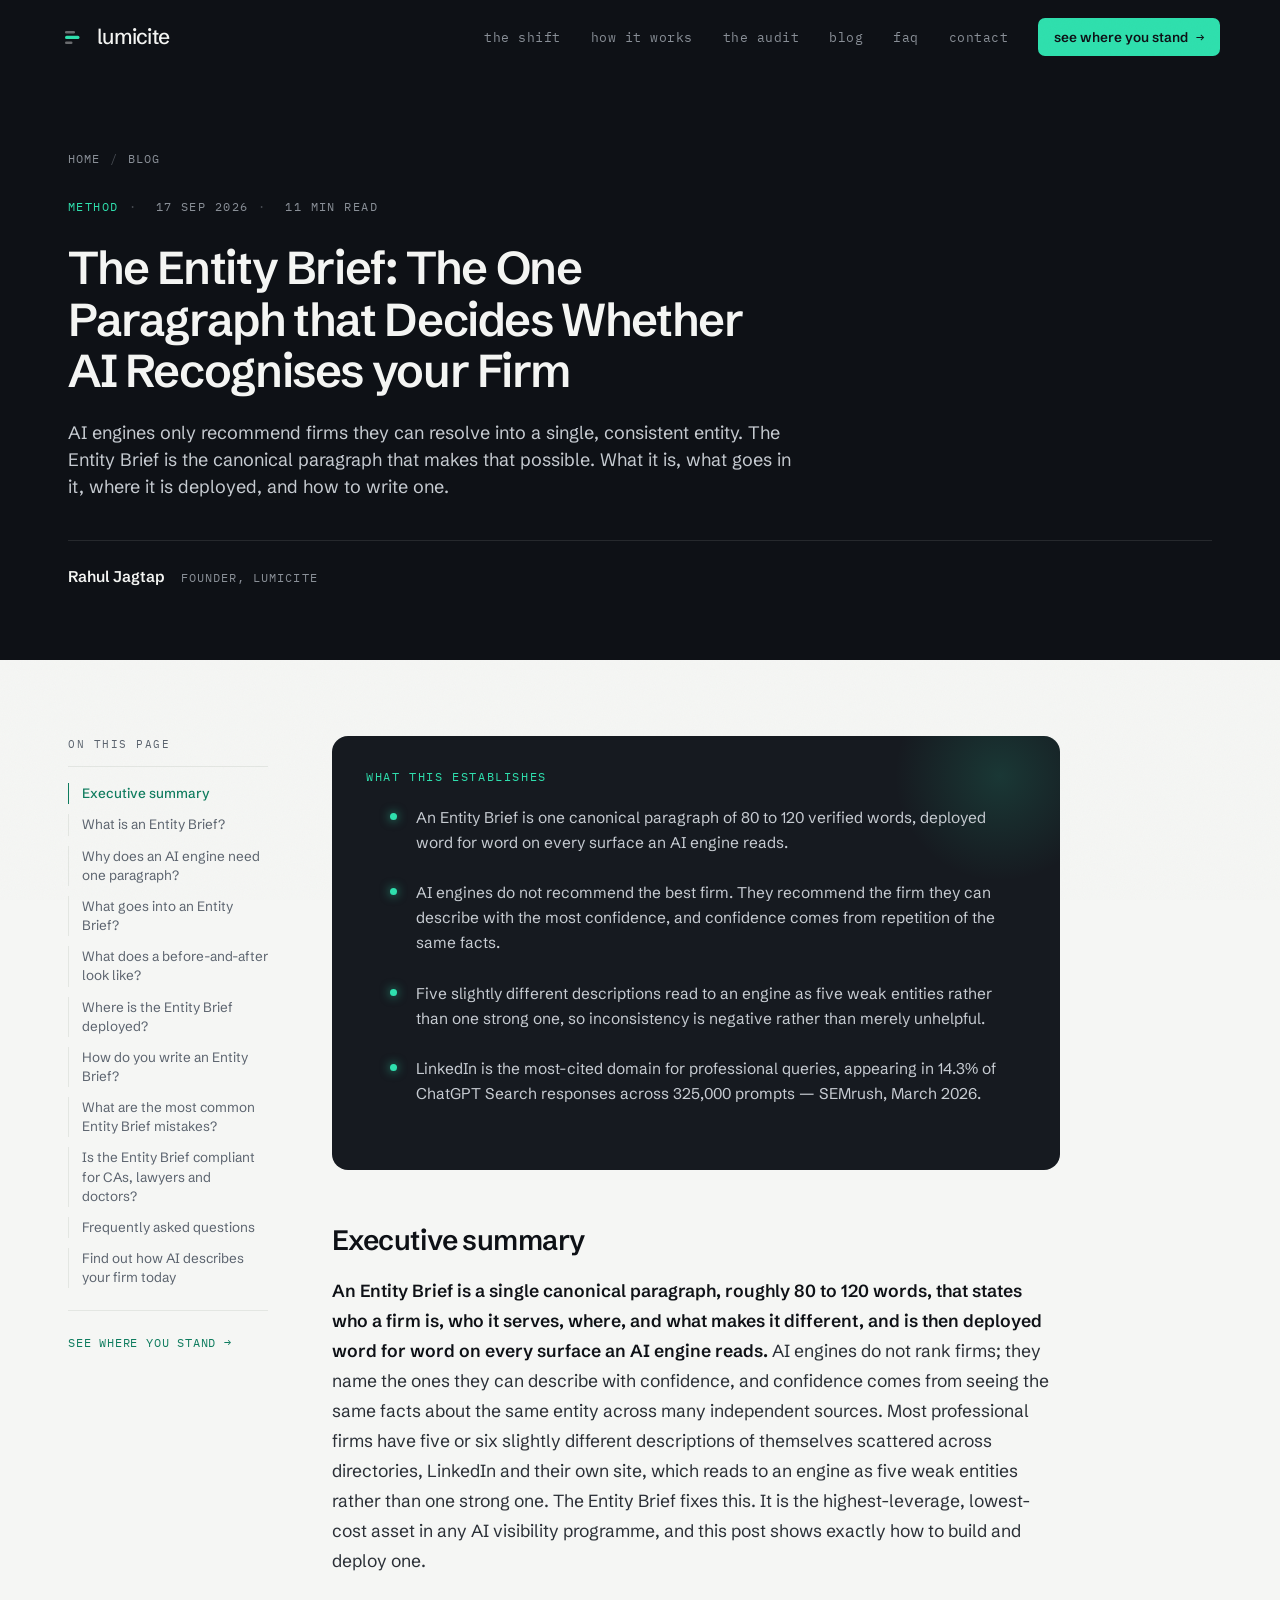
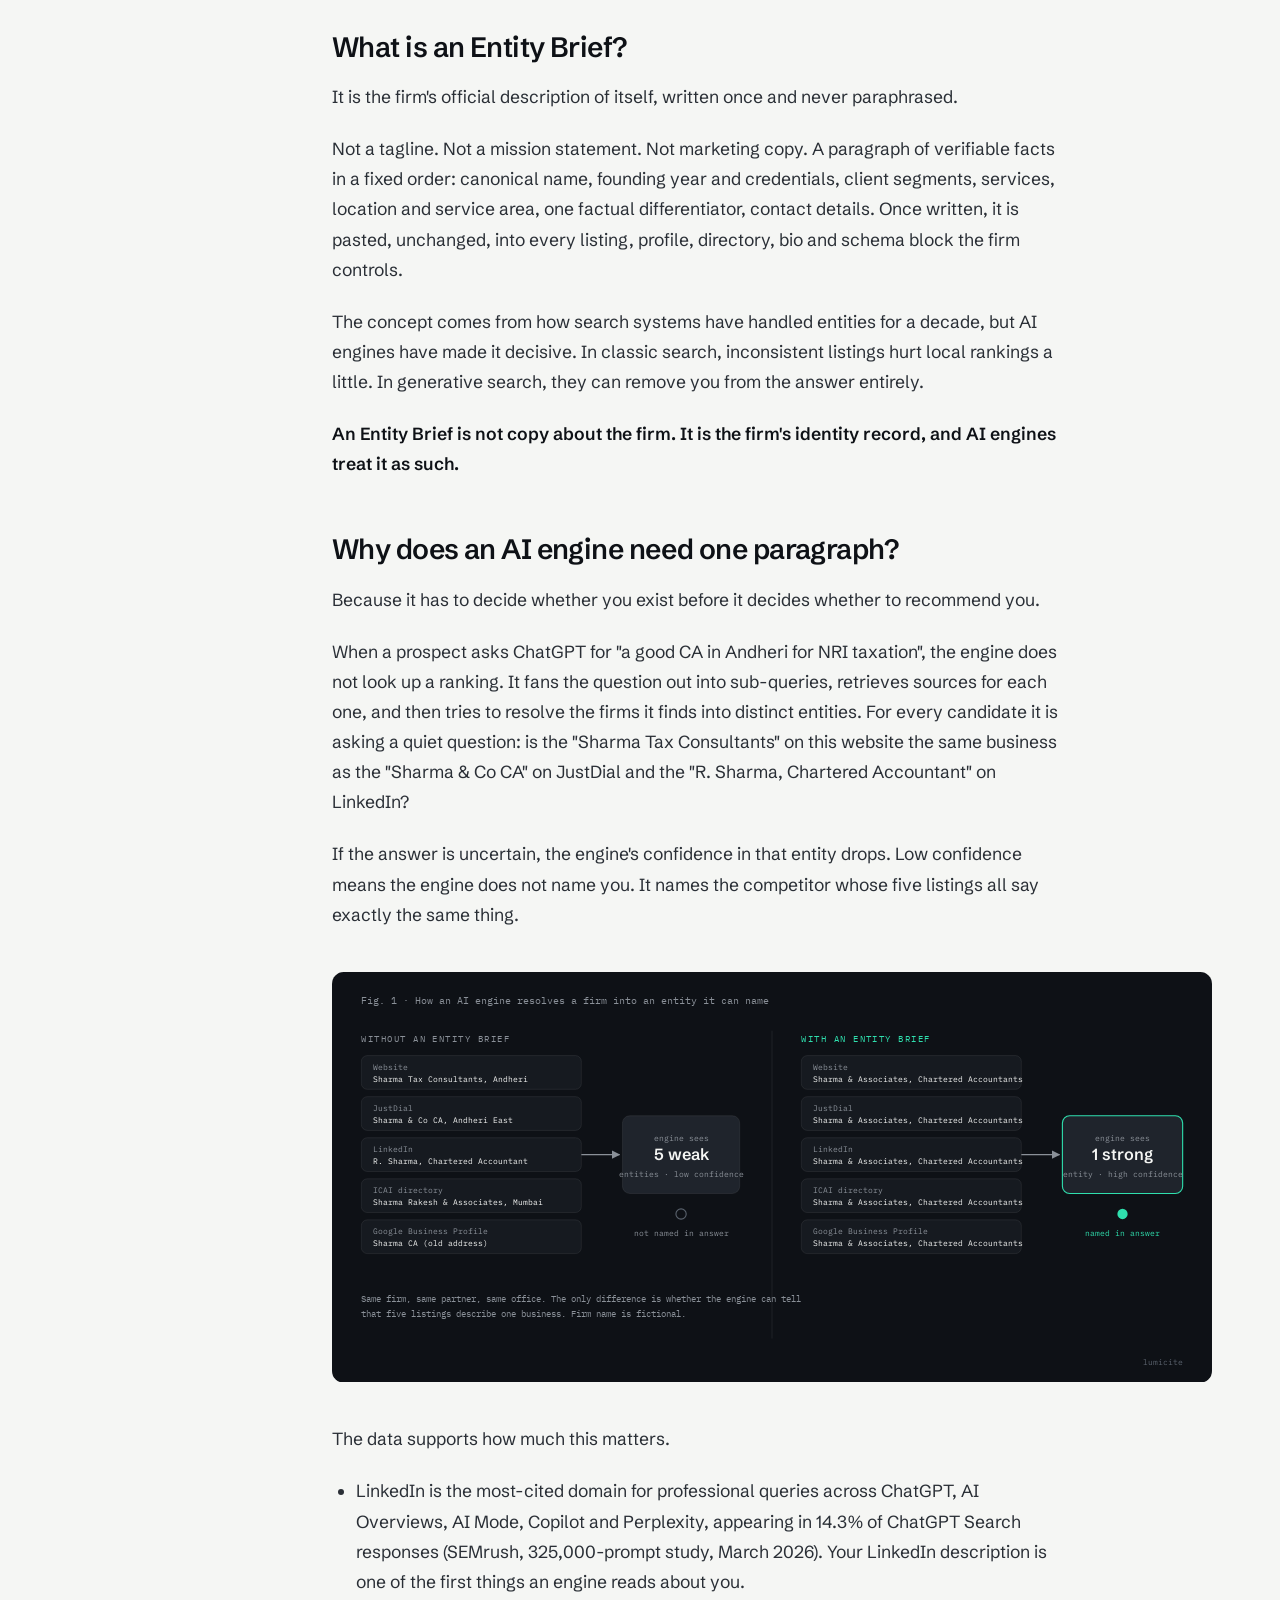
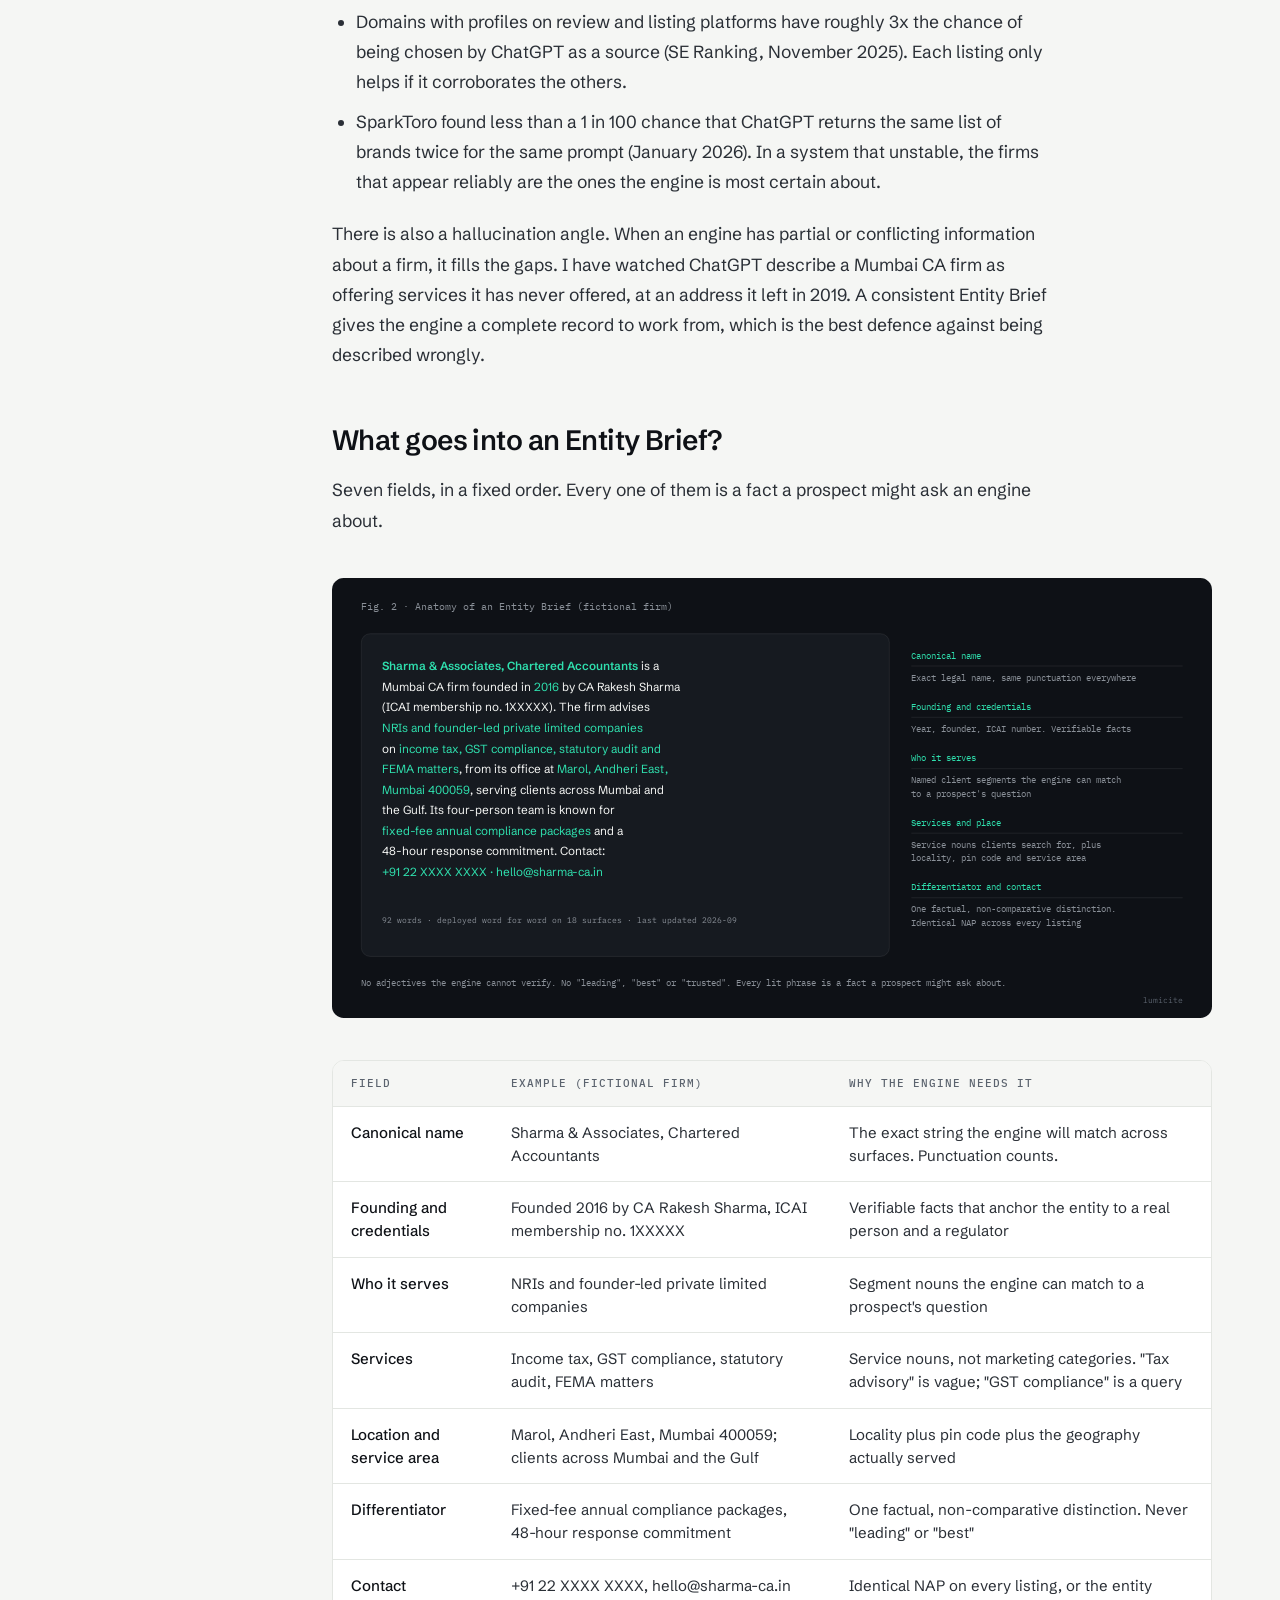
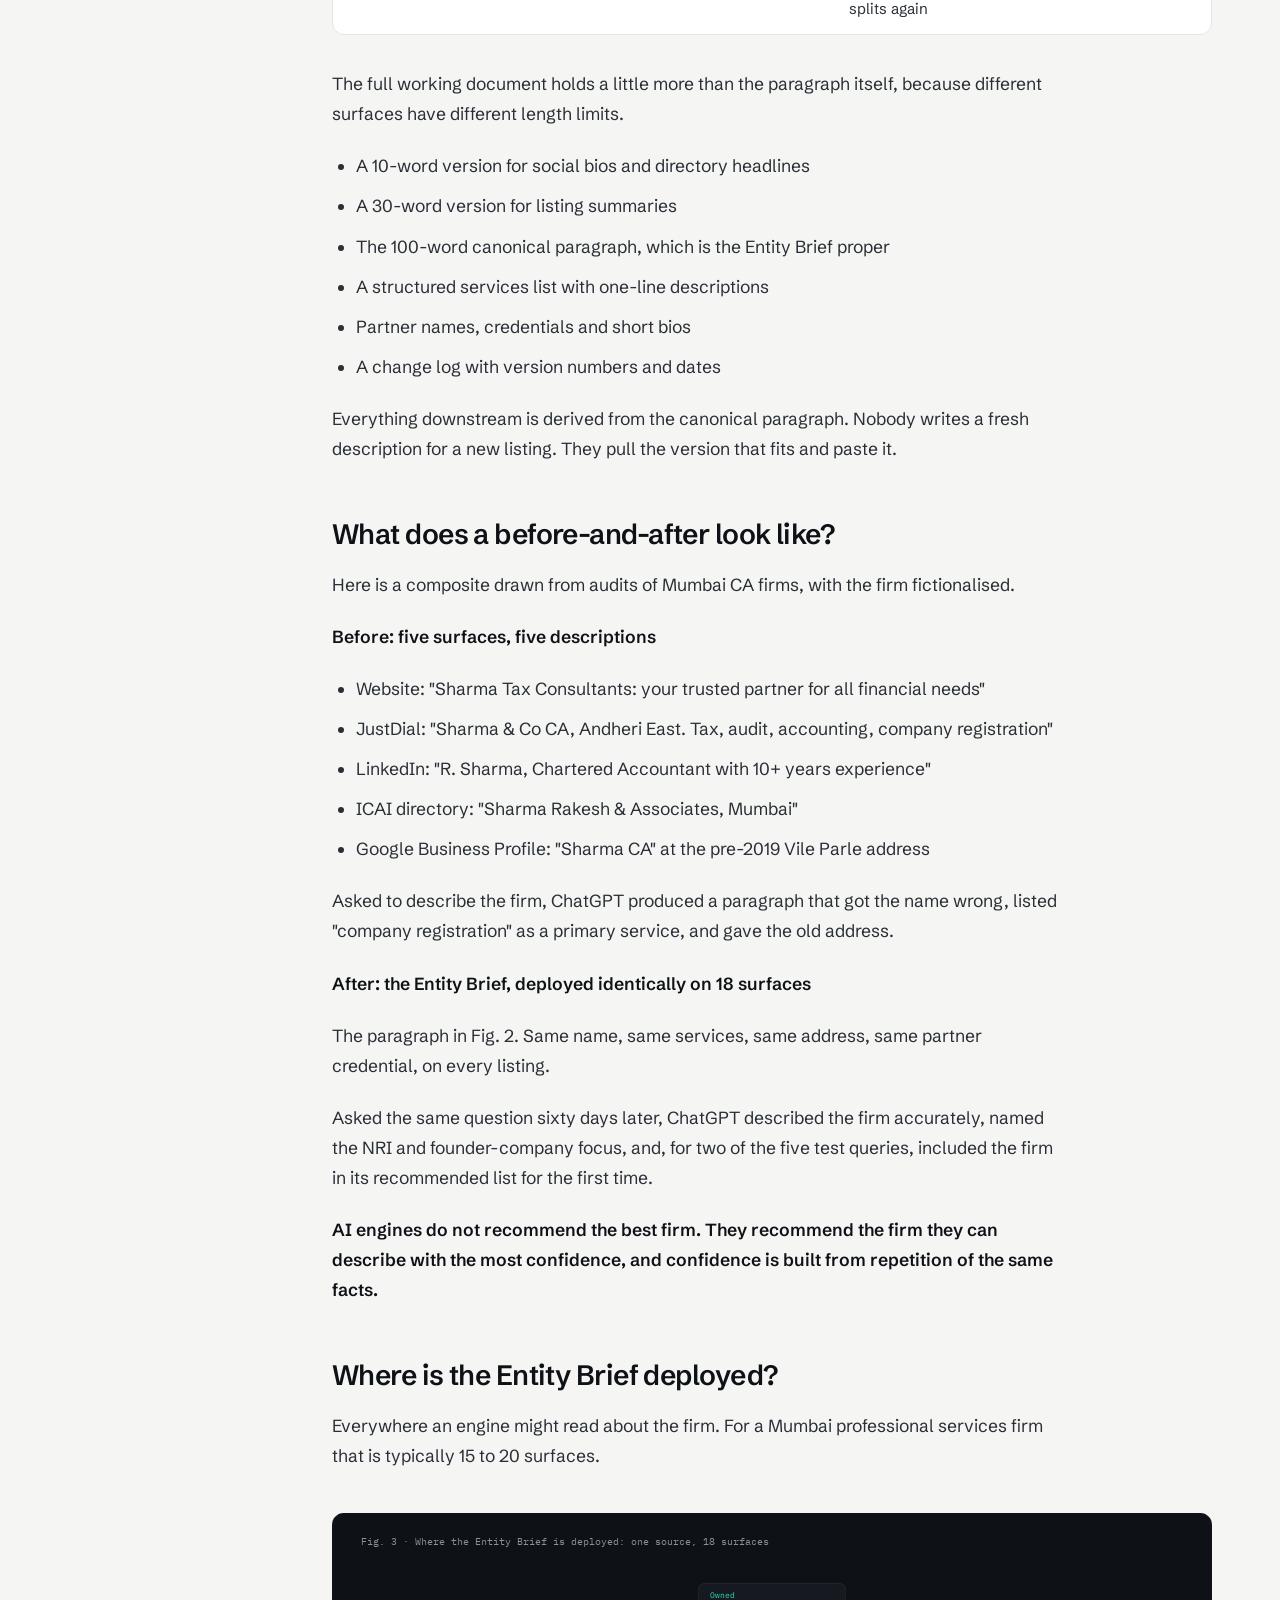
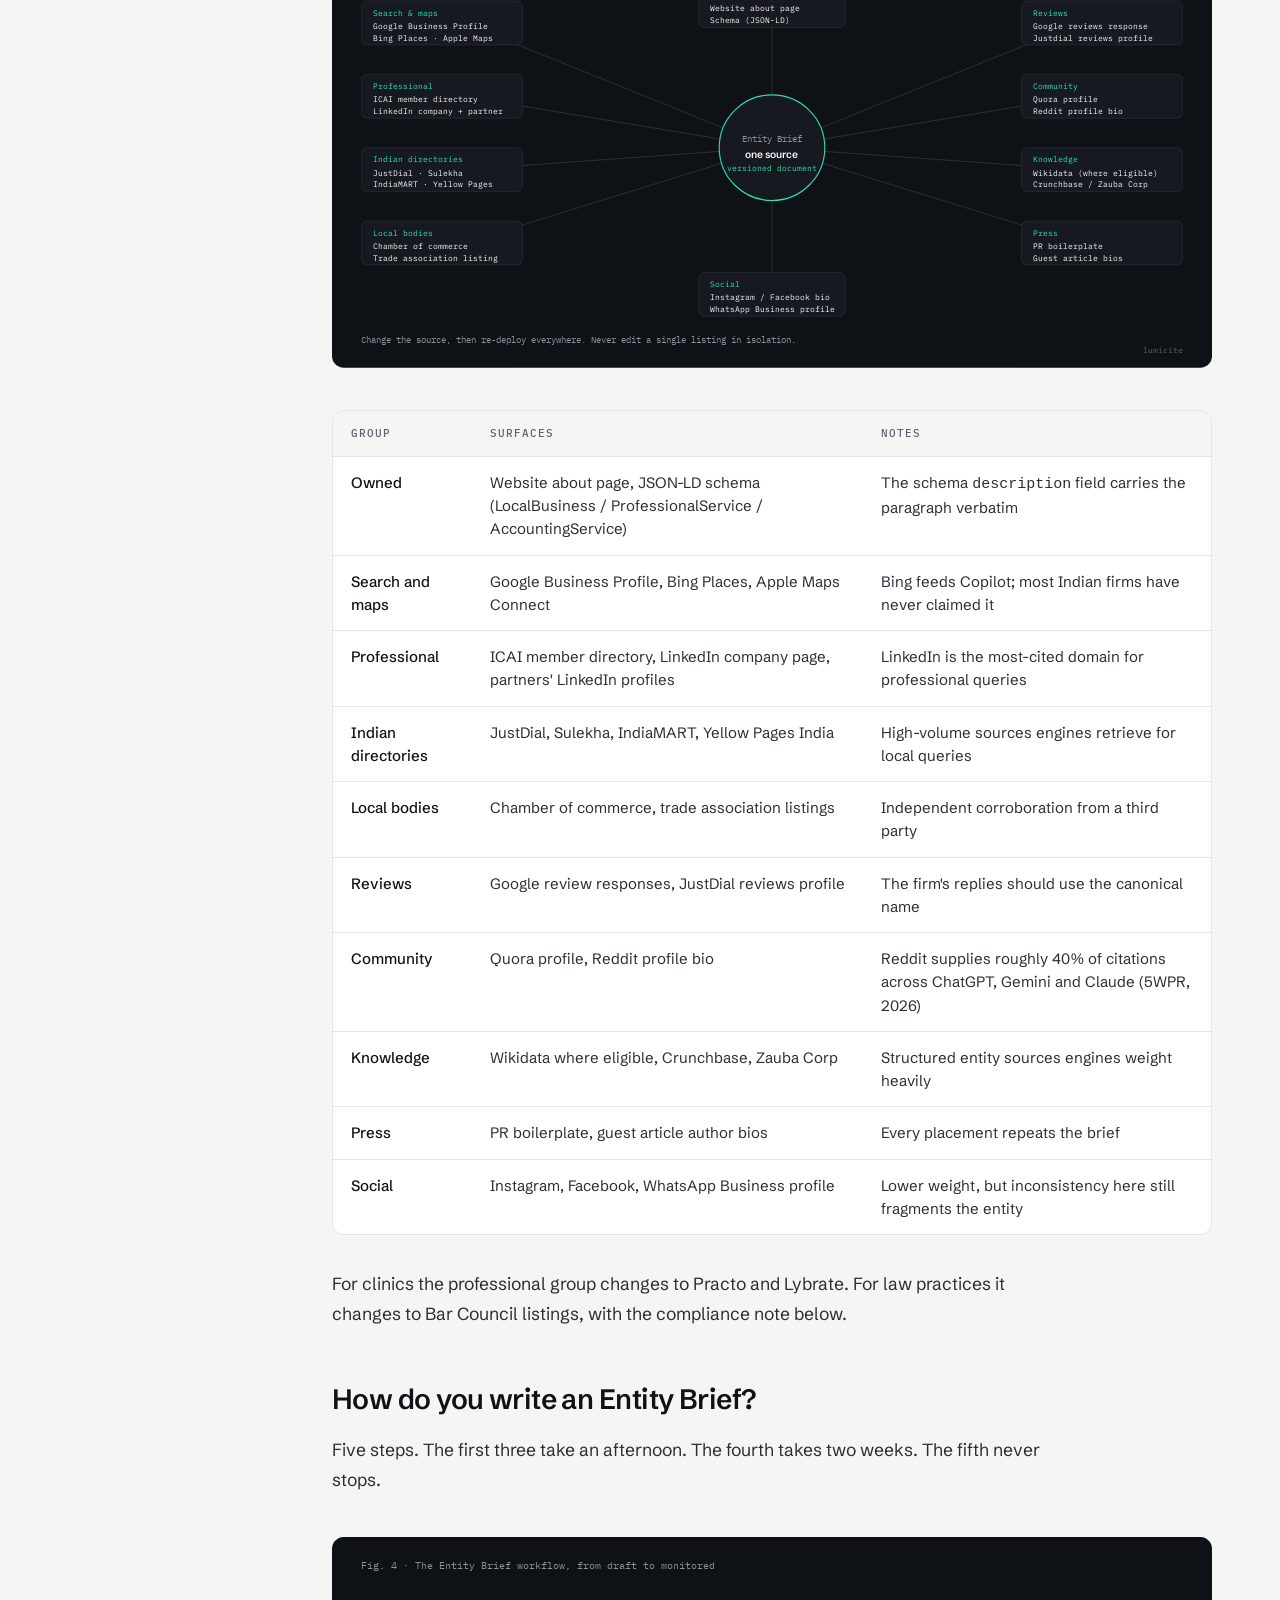
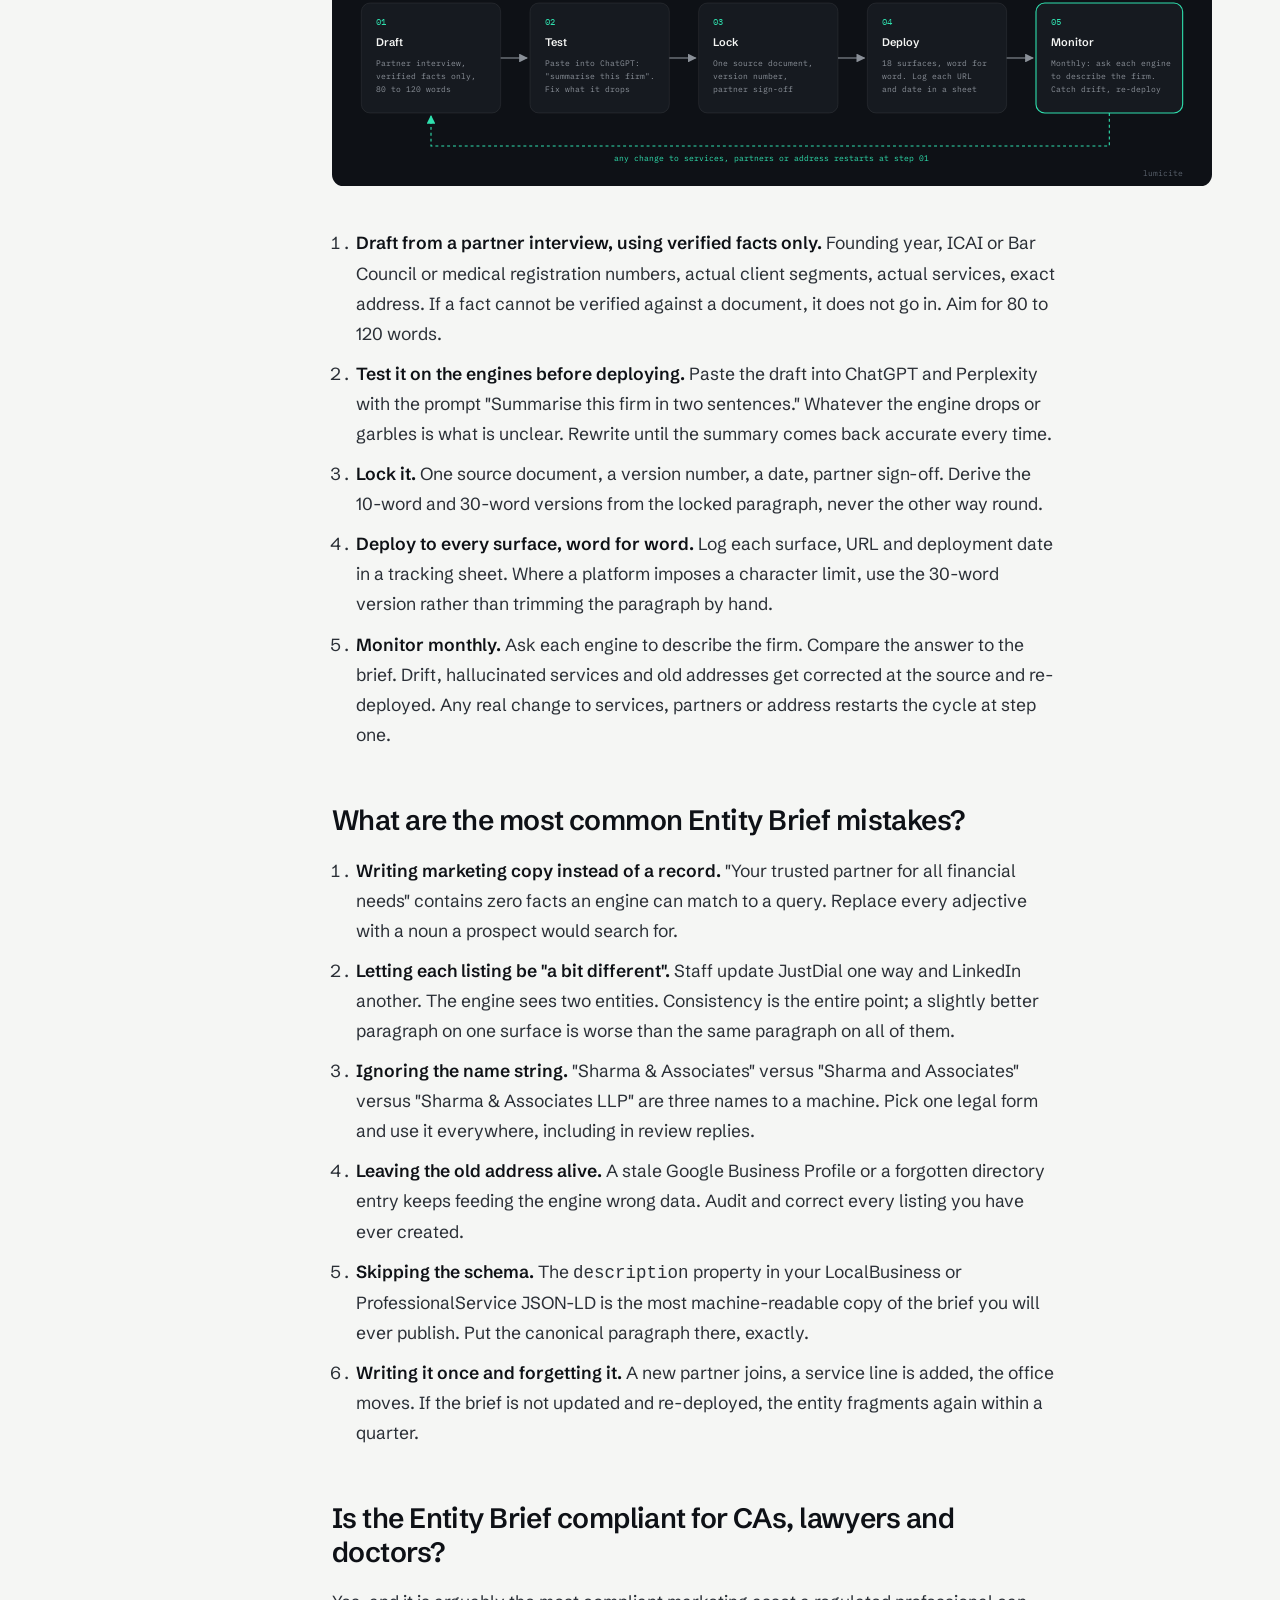
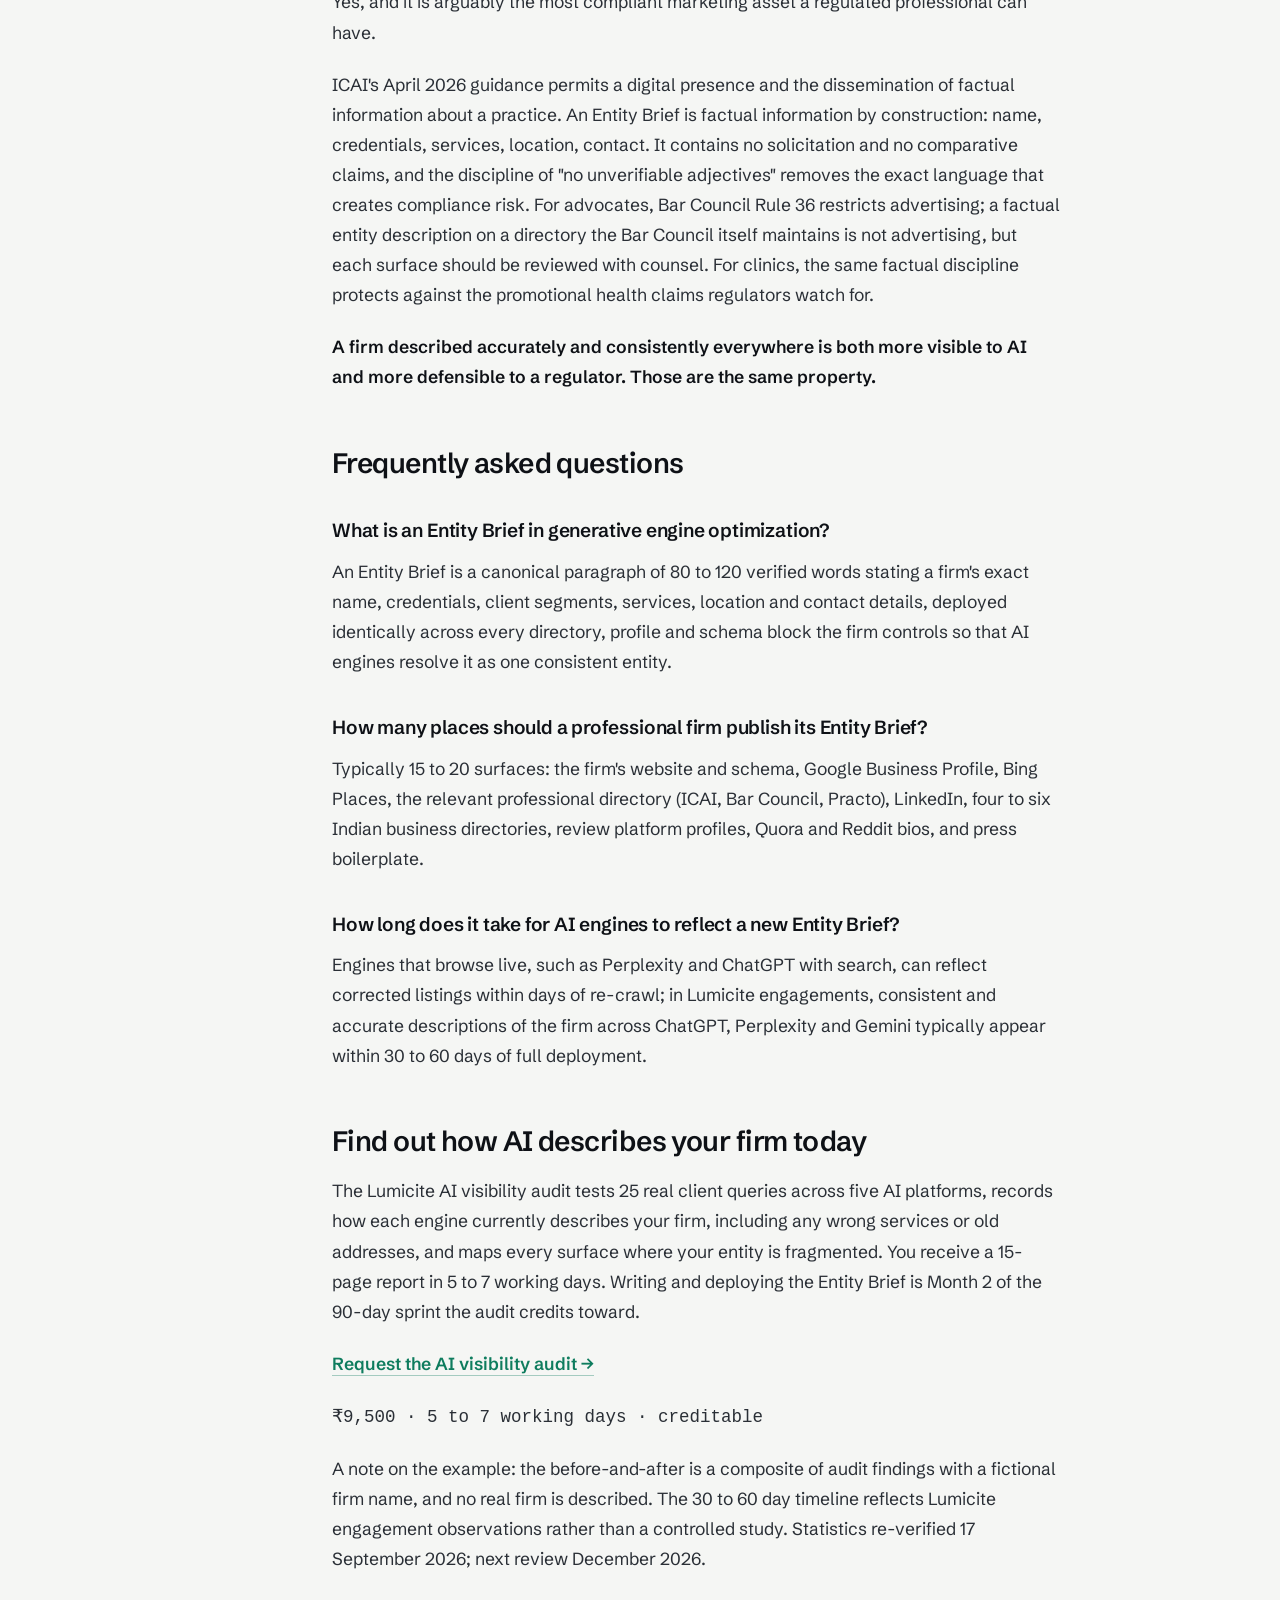
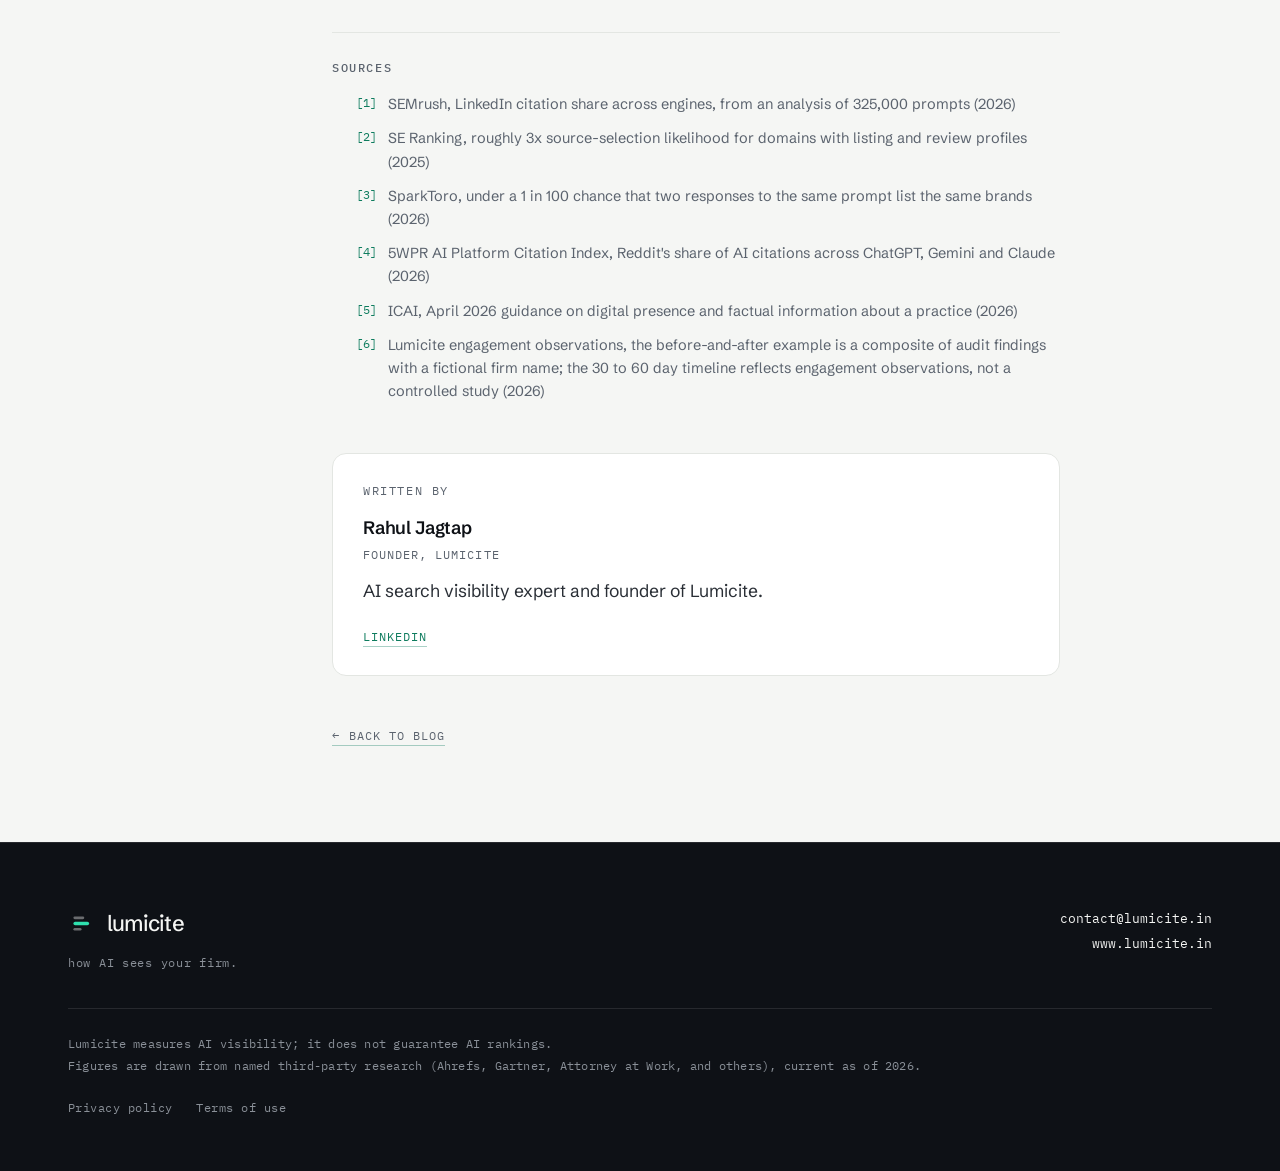
<file: blog/entity-brief/index.html>
<!DOCTYPE html>
<html lang="en">
<head>
<meta charset="UTF-8">
<meta name="viewport" content="width=device-width, initial-scale=1.0">
<title>The Entity Brief: The One Paragraph that Decides Whether AI Recognises your Firm — Lumicite</title>
<meta name="description" content="AI engines only recommend firms they can resolve into a single, consistent entity. The Entity Brief is the canonical paragraph that makes that possible. What it is, what goes in it, where it is deployed, and how to write one.">
<meta name="theme-color" content="#0E1116">
<link rel="canonical" href="https://www.lumicite.in/blog/entity-brief/">

<!-- favicons -->
<link rel="icon" href="/assets/favicon/favicon.svg" type="image/svg+xml">
<link rel="icon" href="/assets/favicon/favicon-32.png" sizes="32x32" type="image/png">
<link rel="icon" href="/assets/favicon/favicon-16.png" sizes="16x16" type="image/png">
<link rel="shortcut icon" href="/assets/favicon/favicon.ico">
<link rel="apple-touch-icon" href="/assets/favicon/favicon-180.png">
<link rel="manifest" href="/site.webmanifest">

<!-- open graph / twitter -->
<meta property="og:type" content="article">
<meta property="og:title" content="The Entity Brief: The One Paragraph that Decides Whether AI Recognises your Firm — Lumicite">
<meta property="og:description" content="AI engines only recommend firms they can resolve into a single, consistent entity. The Entity Brief is the canonical paragraph that makes that possible. What it is, what goes in it, where it is deployed, and how to write one.">
<meta property="og:image" content="https://www.lumicite.in/assets/og-image.png">
<meta property="og:image:width" content="1200">
<meta property="og:image:height" content="630">
<meta property="og:url" content="https://www.lumicite.in/blog/entity-brief/">
<meta property="og:site_name" content="Lumicite">
<meta name="twitter:card" content="summary_large_image">
<meta name="twitter:title" content="The Entity Brief: The One Paragraph that Decides Whether AI Recognises your Firm — Lumicite">
<meta name="twitter:description" content="AI engines only recommend firms they can resolve into a single, consistent entity. The Entity Brief is the canonical paragraph that makes that possible. What it is, what goes in it, where it is deployed, and how to write one.">
<meta name="twitter:image" content="https://www.lumicite.in/assets/og-image.png">

<script type="application/ld+json">
{
  "@context": "https://schema.org",
  "@graph": [
    {
      "@type": "BlogPosting",
      "@id": "https://www.lumicite.in/blog/entity-brief/#article",
      "headline": "The Entity Brief: The One Paragraph that Decides Whether AI Recognises your Firm",
      "description": "AI engines only recommend firms they can resolve into a single, consistent entity. The Entity Brief is the canonical paragraph that makes that possible. What it is, what goes in it, where it is deployed, and how to write one.",
      "url": "https://www.lumicite.in/blog/entity-brief/",
      "datePublished": "2026-09-17",
      "dateModified": "2026-09-17",
      "inLanguage": "en",
      "image": "https://www.lumicite.in/assets/og-image.png",
      "mainEntityOfPage": { "@type": "WebPage", "@id": "https://www.lumicite.in/blog/entity-brief/" },
      "author": { "@id": "https://www.lumicite.in/blog/author/rahul-jagtap/#person" },
      "publisher": { "@id": "https://www.lumicite.in/#organization" },
      "citation": [
        {
          "@type": "CreativeWork",
          "name": "SEMrush"
        },
        {
          "@type": "CreativeWork",
          "name": "SE Ranking"
        },
        {
          "@type": "CreativeWork",
          "name": "SparkToro"
        },
        {
          "@type": "CreativeWork",
          "name": "5WPR AI Platform Citation Index"
        },
        {
          "@type": "CreativeWork",
          "name": "ICAI"
        },
        {
          "@type": "CreativeWork",
          "name": "Lumicite engagement observations"
        }
      ]
    },
    {
      "@type": "Person",
      "@id": "https://www.lumicite.in/blog/author/rahul-jagtap/#person",
      "name": "Rahul Jagtap",
      "jobTitle": "Founder",
      "description": "AI search visibility expert and founder of Lumicite.",
      "url": "https://www.lumicite.in/blog/author/rahul-jagtap/",
      "sameAs": ["https://www.linkedin.com/in/rahul-jagtap-906002194/"],
      "worksFor": { "@id": "https://www.lumicite.in/#organization" }
    },
    {
      "@type": "Organization",
      "@id": "https://www.lumicite.in/#organization",
      "name": "Lumicite",
      "url": "https://www.lumicite.in",
      "email": "contact@lumicite.in",
      "description": "AI search visibility for professional firms."
    },
    {
      "@type": "BreadcrumbList",
      "itemListElement": [
        { "@type": "ListItem", "position": 1, "name": "Home", "item": "https://www.lumicite.in/" },
        { "@type": "ListItem", "position": 2, "name": "Blog", "item": "https://www.lumicite.in/blog/" },
        { "@type": "ListItem", "position": 3, "name": "The Entity Brief: The One Paragraph that Decides Whether AI Recognises your Firm" }
      ]
    },
    {
      "@type": "FAQPage",
      "@id": "https://www.lumicite.in/blog/entity-brief/#faq",
      "mainEntity": [
        {
          "@type": "Question",
          "name": "What is an Entity Brief in generative engine optimization?",
          "acceptedAnswer": { "@type": "Answer", "text": "An Entity Brief is a canonical paragraph of 80 to 120 verified words stating a firm's exact name, credentials, client segments, services, location and contact details, deployed identically across every directory, profile and schema block the firm controls so that AI engines resolve it as one consistent entity." }
        },
        {
          "@type": "Question",
          "name": "How many places should a professional firm publish its Entity Brief?",
          "acceptedAnswer": { "@type": "Answer", "text": "Typically 15 to 20 surfaces: the firm's website and schema, Google Business Profile, Bing Places, the relevant professional directory (ICAI, Bar Council, Practo), LinkedIn, four to six Indian business directories, review platform profiles, Quora and Reddit bios, and press boilerplate." }
        },
        {
          "@type": "Question",
          "name": "How long does it take for AI engines to reflect a new Entity Brief?",
          "acceptedAnswer": { "@type": "Answer", "text": "Engines that browse live, such as Perplexity and ChatGPT with search, can reflect corrected listings within days of re-crawl. In Lumicite engagements, consistent and accurate descriptions of the firm across ChatGPT, Perplexity and Gemini typically appear within 30 to 60 days of full deployment." }
        }
      ]
    }
  ]
}
</script>


<link rel="preconnect" href="https://fonts.googleapis.com">
<link rel="preconnect" href="https://fonts.gstatic.com" crossorigin>
<link href="https://fonts.googleapis.com/css2?family=Schibsted+Grotesk:ital,wght@0,400;0,500;0,600;0,700;0,800;1,400&family=IBM+Plex+Mono:wght@400;500;600&display=swap" rel="stylesheet">

<link rel="alternate" type="application/rss+xml" title="Lumicite blog" href="/feed.xml">

<link rel="stylesheet" href="/assets/site.css">
</head>
<body>
<div class="grain"></div>

<!-- the cited line — primary mark (sprite) -->
<svg width="0" height="0" style="position:absolute" aria-hidden="true" focusable="false"><symbol id="mark" viewBox="0 0 48 48">
  <rect x="10" y="12" width="20" height="5" rx="2.5" fill="currentColor" opacity="0.4"/>
  <rect class="dot" x="10" y="21.5" width="29" height="6.5" rx="3.25"/>
  <rect x="10" y="33" width="15" height="5" rx="2.5" fill="currentColor" opacity="0.4"/>
</symbol></svg>

<!-- ════════════════ NAV ════════════════ -->
<header class="nav" id="nav">
  <div class="nav-inner">
    <a class="lk" href="/" aria-label="Lumicite home">
      <svg class="mark" style="color:var(--paper)" role="img" aria-label="Lumicite mark"><use href="#mark"/></svg>
      <span class="wm">lumicite</span>
    </a>
    <div class="nav-menu" id="navmenu">
      <nav class="nav-links" aria-label="Primary">
        <a href="/#shift">the shift</a>
        <a href="/#how">how it works</a>
        <a href="/#audit">the audit</a>
        <a href="/blog/">blog</a>
        <a href="/#faq">faq</a>
        <a href="/#contact">contact</a>
      </nav>
      <a class="nav-cta" href="/#audit">see where you stand <span class="ar">→</span></a>
    </div>
    <button class="nav-burger" id="burger" aria-label="Menu" aria-expanded="false"><span></span><span></span><span></span></button>
  </div>
</header>

<main id="top">

<article>

  <!-- ════════════════ ARTICLE HEAD ════════════════ -->
  <header class="post-head dark">
    <div class="wrap">
      <nav class="crumbs" aria-label="Breadcrumb">
        <a href="/">home</a><span class="sep">/</span><a href="/blog/">blog</a>
      </nav>
      <div class="post-kicker">
        <span class="topic">method</span><span class="sep">·</span>
        <time datetime="2026-09-17">17 Sep 2026</time><span class="sep">·</span>
        <span>11 min read</span>
      </div>
      <h1 class="post-h1">The Entity Brief: The One Paragraph that Decides Whether AI Recognises your Firm</h1>
      <p class="lead">AI engines only recommend firms they can resolve into a single, consistent entity. The Entity Brief is the canonical paragraph that makes that possible. What it is, what goes in it, where it is deployed, and how to write one.</p>
      <div class="byline">
        <span class="byline-name">Rahul Jagtap</span>
        <span class="byline-role">Founder, Lumicite</span>
      </div>
    </div>
  </header>

  <!-- ════════════════ ARTICLE BODY ════════════════ -->
  <section class="post-body-sec">
    <div class="wrap">
      <div class="post-grid">
      <details class="toc" id="toc" open>
        <summary class="toc-summary">on this page</summary>
        <nav class="toc-inner" aria-label="On this page">
          <ol class="toc-list">
            <li><a href="#executive-summary">Executive summary</a></li>
            <li><a href="#what-is-an-entity-brief">What is an Entity Brief?</a></li>
            <li><a href="#why-does-an-ai-engine-need-one-paragraph">Why does an AI engine need one paragraph?</a></li>
            <li><a href="#what-goes-into-an-entity-brief">What goes into an Entity Brief?</a></li>
            <li><a href="#what-does-a-before-and-after-look-like">What does a before-and-after look like?</a></li>
            <li><a href="#where-is-the-entity-brief-deployed">Where is the Entity Brief deployed?</a></li>
            <li><a href="#how-do-you-write-an-entity-brief">How do you write an Entity Brief?</a></li>
            <li><a href="#what-are-the-most-common-entity-brief-mistakes">What are the most common Entity Brief mistakes?</a></li>
            <li><a href="#is-the-entity-brief-compliant-for-cas-lawyers-and-doctors">Is the Entity Brief compliant for CAs, lawyers and doctors?</a></li>
            <li><a href="#frequently-asked-questions">Frequently asked questions</a></li>
            <li><a href="#find-out-how-ai-describes-your-firm-today">Find out how AI describes your firm today</a></li>
          </ol>
          <div class="toc-cta">
            <a href="/#audit">See where you stand <span class="ar">→</span></a>
          </div>
        </nav>
      </details>

      <div class="prose">
        <aside class="takeaways" aria-label="Key takeaways">
          <div class="tk-label">what this establishes</div>
          <ol class="tk-list">
            <li>An Entity Brief is one canonical paragraph of 80 to 120 verified words, deployed word for word on every surface an AI engine reads.</li>
            <li>AI engines do not recommend the best firm. They recommend the firm they can describe with the most confidence, and confidence comes from repetition of the same facts.</li>
            <li>Five slightly different descriptions read to an engine as five weak entities rather than one strong one, so inconsistency is negative rather than merely unhelpful.</li>
            <li>LinkedIn is the most-cited domain for professional queries, appearing in 14.3% of ChatGPT Search responses across 325,000 prompts — SEMrush, March 2026.</li>
          </ol>
        </aside>

        <h2 id="executive-summary">Executive summary</h2>
<p><strong>An Entity Brief is a single canonical paragraph, roughly 80 to 120 words, that states who a firm is, who it serves, where, and what makes it different, and is then deployed word for word on every surface an AI engine reads.</strong> AI engines do not rank firms; they name the ones they can describe with confidence, and confidence comes from seeing the same facts about the same entity across many independent sources. Most professional firms have five or six slightly different descriptions of themselves scattered across directories, LinkedIn and their own site, which reads to an engine as five weak entities rather than one strong one. The Entity Brief fixes this. It is the highest-leverage, lowest-cost asset in any AI visibility programme, and this post shows exactly how to build and deploy one.</p>
<h2 id="what-is-an-entity-brief">What is an Entity Brief?</h2>
<p>It is the firm's official description of itself, written once and never paraphrased.</p>
<p>Not a tagline. Not a mission statement. Not marketing copy. A paragraph of verifiable facts in a fixed order: canonical name, founding year and credentials, client segments, services, location and service area, one factual differentiator, contact details. Once written, it is pasted, unchanged, into every listing, profile, directory, bio and schema block the firm controls.</p>
<p>The concept comes from how search systems have handled entities for a decade, but AI engines have made it decisive. In classic search, inconsistent listings hurt local rankings a little. In generative search, they can remove you from the answer entirely.</p>
<p><strong>An Entity Brief is not copy about the firm. It is the firm's identity record, and AI engines treat it as such.</strong></p>
<h2 id="why-does-an-ai-engine-need-one-paragraph">Why does an AI engine need one paragraph?</h2>
<p>Because it has to decide whether you exist before it decides whether to recommend you.</p>
<p>When a prospect asks ChatGPT for &quot;a good CA in Andheri for NRI taxation&quot;, the engine does not look up a ranking. It fans the question out into sub-queries, retrieves sources for each one, and then tries to resolve the firms it finds into distinct entities. For every candidate it is asking a quiet question: is the &quot;Sharma Tax Consultants&quot; on this website the same business as the &quot;Sharma &amp; Co CA&quot; on JustDial and the &quot;R. Sharma, Chartered Accountant&quot; on LinkedIn?</p>
<p>If the answer is uncertain, the engine's confidence in that entity drops. Low confidence means the engine does not name you. It names the competitor whose five listings all say exactly the same thing.</p>
<div class="fig"><svg xmlns="http://www.w3.org/2000/svg" viewBox="0 0 1200 560" font-family="'IBM Plex Mono', ui-monospace, monospace" role="img" aria-label="How an AI engine resolves a firm into an entity. Five inconsistent listings produce five weak entities and no mention. Five identical listings produce one strong entity and a named recommendation.">
  <defs><marker id="er-a" viewBox="0 0 10 10" refX="9" refY="5" markerWidth="8" markerHeight="8" orient="auto"><path d="M0,0 L10,5 L0,10 z" fill="#8A9098"/></marker></defs>
  <rect width="1200" height="560" rx="16" fill="#0E1116"/>
  <text x="40" y="44" font-size="13" fill="#8A9098">Fig. 1 · How an AI engine resolves a firm into an entity it can name</text>
  <text x="40" y="96" font-size="12" fill="#8A9098" letter-spacing="2">WITHOUT AN ENTITY BRIEF</text>
  <g font-size="11.5" fill="#F5F6F4">
    <rect x="40" y="114" width="300" height="46" rx="8" fill="#161A20" stroke="rgba(255,255,255,0.10)"/>
    <text x="56" y="133" fill="#8A9098">Website</text><text x="56" y="150">Sharma Tax Consultants, Andheri</text>
    <rect x="40" y="170" width="300" height="46" rx="8" fill="#161A20" stroke="rgba(255,255,255,0.10)"/>
    <text x="56" y="189" fill="#8A9098">JustDial</text><text x="56" y="206">Sharma &amp; Co CA, Andheri East</text>
    <rect x="40" y="226" width="300" height="46" rx="8" fill="#161A20" stroke="rgba(255,255,255,0.10)"/>
    <text x="56" y="245" fill="#8A9098">LinkedIn</text><text x="56" y="262">R. Sharma, Chartered Accountant</text>
    <rect x="40" y="282" width="300" height="46" rx="8" fill="#161A20" stroke="rgba(255,255,255,0.10)"/>
    <text x="56" y="301" fill="#8A9098">ICAI directory</text><text x="56" y="318">Sharma Rakesh &amp; Associates, Mumbai</text>
    <rect x="40" y="338" width="300" height="46" rx="8" fill="#161A20" stroke="rgba(255,255,255,0.10)"/>
    <text x="56" y="357" fill="#8A9098">Google Business Profile</text><text x="56" y="374">Sharma CA (old address)</text>
  </g>
  <line x1="340" y1="249" x2="392" y2="249" stroke="#8A9098" stroke-width="1.5" marker-end="url(#er-a)"/>
  <rect x="396" y="196" width="160" height="106" rx="10" fill="#1F242C" stroke="rgba(255,255,255,0.10)"/>
  <text x="476" y="230" text-anchor="middle" font-size="11" fill="#8A9098">engine sees</text>
  <text x="476" y="256" text-anchor="middle" font-size="22" font-weight="600" fill="#F5F6F4" font-family="'Schibsted Grotesk', sans-serif">5 weak</text>
  <text x="476" y="280" text-anchor="middle" font-size="11" fill="#8A9098">entities · low confidence</text>
  <circle cx="476" cy="330" r="7" fill="none" stroke="#5B636E" stroke-width="1.5"/>
  <text x="476" y="360" text-anchor="middle" font-size="11.5" fill="#8A9098">not named in answer</text>
  <line x1="600" y1="80" x2="600" y2="500" stroke="rgba(255,255,255,0.10)"/>
  <text x="640" y="96" font-size="12" fill="#2FE0AE" letter-spacing="2">WITH AN ENTITY BRIEF</text>
  <g font-size="11.5" fill="#F5F6F4">
    <rect x="640" y="114" width="300" height="46" rx="8" fill="#161A20" stroke="rgba(255,255,255,0.10)"/>
    <text x="656" y="133" fill="#8A9098">Website</text><text x="656" y="150">Sharma &amp; Associates, Chartered Accountants</text>
    <rect x="640" y="170" width="300" height="46" rx="8" fill="#161A20" stroke="rgba(255,255,255,0.10)"/>
    <text x="656" y="189" fill="#8A9098">JustDial</text><text x="656" y="206">Sharma &amp; Associates, Chartered Accountants</text>
    <rect x="640" y="226" width="300" height="46" rx="8" fill="#161A20" stroke="rgba(255,255,255,0.10)"/>
    <text x="656" y="245" fill="#8A9098">LinkedIn</text><text x="656" y="262">Sharma &amp; Associates, Chartered Accountants</text>
    <rect x="640" y="282" width="300" height="46" rx="8" fill="#161A20" stroke="rgba(255,255,255,0.10)"/>
    <text x="656" y="301" fill="#8A9098">ICAI directory</text><text x="656" y="318">Sharma &amp; Associates, Chartered Accountants</text>
    <rect x="640" y="338" width="300" height="46" rx="8" fill="#161A20" stroke="rgba(255,255,255,0.10)"/>
    <text x="656" y="357" fill="#8A9098">Google Business Profile</text><text x="656" y="374">Sharma &amp; Associates, Chartered Accountants</text>
  </g>
  <line x1="940" y1="249" x2="992" y2="249" stroke="#8A9098" stroke-width="1.5" marker-end="url(#er-a)"/>
  <rect x="996" y="196" width="164" height="106" rx="10" fill="#1F242C" stroke="#2FE0AE" stroke-width="1.5"/>
  <text x="1078" y="230" text-anchor="middle" font-size="11" fill="#8A9098">engine sees</text>
  <text x="1078" y="256" text-anchor="middle" font-size="22" font-weight="600" fill="#F5F6F4" font-family="'Schibsted Grotesk', sans-serif">1 strong</text>
  <text x="1078" y="280" text-anchor="middle" font-size="11" fill="#8A9098">entity · high confidence</text>
  <circle cx="1078" cy="330" r="7" fill="#2FE0AE"/>
  <text x="1078" y="360" text-anchor="middle" font-size="11.5" fill="#2FE0AE">named in answer</text>
  <text x="40" y="450" font-size="12" fill="#8A9098">Same firm, same partner, same office. The only difference is whether the engine can tell</text>
  <text x="40" y="470" font-size="12" fill="#8A9098">that five listings describe one business. Firm name is fictional.</text>
  <text x="1160" y="536" text-anchor="end" font-size="11" fill="#5B636E">lumicite</text>
</svg></div>
<p>The data supports how much this matters.</p>
<ul>
<li>LinkedIn is the most-cited domain for professional queries across ChatGPT, AI Overviews, AI Mode, Copilot and Perplexity, appearing in 14.3% of ChatGPT Search responses (SEMrush, 325,000-prompt study, March 2026). Your LinkedIn description is one of the first things an engine reads about you.</li>
<li>Domains with profiles on review and listing platforms have roughly 3x the chance of being chosen by ChatGPT as a source (SE Ranking, November 2025). Each listing only helps if it corroborates the others.</li>
<li>SparkToro found less than a 1 in 100 chance that ChatGPT returns the same list of brands twice for the same prompt (January 2026). In a system that unstable, the firms that appear reliably are the ones the engine is most certain about.</li>
</ul>
<p>There is also a hallucination angle. When an engine has partial or conflicting information about a firm, it fills the gaps. I have watched ChatGPT describe a Mumbai CA firm as offering services it has never offered, at an address it left in 2019. A consistent Entity Brief gives the engine a complete record to work from, which is the best defence against being described wrongly.</p>
<h2 id="what-goes-into-an-entity-brief">What goes into an Entity Brief?</h2>
<p>Seven fields, in a fixed order. Every one of them is a fact a prospect might ask an engine about.</p>
<div class="fig"><svg xmlns="http://www.w3.org/2000/svg" viewBox="0 0 1200 600" font-family="'IBM Plex Mono', ui-monospace, monospace" role="img" aria-label="Anatomy of an Entity Brief for a fictional CA firm, with each field annotated: canonical name, founding and credentials, who it serves, services and place, differentiator and contact.">
  <rect width="1200" height="600" rx="16" fill="#0E1116"/>
  <text x="40" y="44" font-size="13" fill="#8A9098">Fig. 2 · Anatomy of an Entity Brief (fictional firm)</text>
  <rect x="40" y="76" width="720" height="440" rx="12" fill="#161A20" stroke="rgba(255,255,255,0.10)"/>
  <g font-family="'Schibsted Grotesk', sans-serif" font-size="16" fill="#F5F6F4">
    <text x="68" y="126"><tspan fill="#2FE0AE" font-weight="600">Sharma &amp; Associates, Chartered Accountants</tspan> is a</text>
    <text x="68" y="154">Mumbai CA firm founded in <tspan fill="#2FE0AE">2016</tspan> by CA Rakesh Sharma</text>
    <text x="68" y="182">(ICAI membership no. 1XXXXX). The firm advises</text>
    <text x="68" y="210"><tspan fill="#2FE0AE">NRIs and founder-led private limited companies</tspan></text>
    <text x="68" y="238">on <tspan fill="#2FE0AE">income tax, GST compliance, statutory audit and</tspan></text>
    <text x="68" y="266"><tspan fill="#2FE0AE">FEMA matters</tspan>, from its office at <tspan fill="#2FE0AE">Marol, Andheri East,</tspan></text>
    <text x="68" y="294"><tspan fill="#2FE0AE">Mumbai 400059</tspan>, serving clients across Mumbai and</text>
    <text x="68" y="322">the Gulf. Its four-person team is known for</text>
    <text x="68" y="350"><tspan fill="#2FE0AE">fixed-fee annual compliance packages</tspan> and a</text>
    <text x="68" y="378">48-hour response commitment. Contact:</text>
    <text x="68" y="406"><tspan fill="#2FE0AE">+91 22 XXXX XXXX · hello@sharma-ca.in</tspan></text>
  </g>
  <text x="68" y="470" font-size="11.5" fill="#8A9098">92 words · deployed word for word on 18 surfaces · last updated 2026-09</text>
  <g font-size="12" fill="#8A9098">
    <line x1="790" y1="120" x2="1160" y2="120" stroke="rgba(255,255,255,0.10)"/>
    <text x="790" y="110" fill="#2FE0AE">Canonical name</text>
    <text x="790" y="140">Exact legal name, same punctuation everywhere</text>
    <line x1="790" y1="190" x2="1160" y2="190" stroke="rgba(255,255,255,0.10)"/>
    <text x="790" y="180" fill="#2FE0AE">Founding and credentials</text>
    <text x="790" y="210">Year, founder, ICAI number. Verifiable facts</text>
    <line x1="790" y1="260" x2="1160" y2="260" stroke="rgba(255,255,255,0.10)"/>
    <text x="790" y="250" fill="#2FE0AE">Who it serves</text>
    <text x="790" y="280">Named client segments the engine can match</text>
    <text x="790" y="298">to a prospect's question</text>
    <line x1="790" y1="348" x2="1160" y2="348" stroke="rgba(255,255,255,0.10)"/>
    <text x="790" y="338" fill="#2FE0AE">Services and place</text>
    <text x="790" y="368">Service nouns clients search for, plus</text>
    <text x="790" y="386">locality, pin code and service area</text>
    <line x1="790" y1="436" x2="1160" y2="436" stroke="rgba(255,255,255,0.10)"/>
    <text x="790" y="426" fill="#2FE0AE">Differentiator and contact</text>
    <text x="790" y="456">One factual, non-comparative distinction.</text>
    <text x="790" y="474">Identical NAP across every listing</text>
  </g>
  <text x="40" y="556" font-size="12" fill="#8A9098">No adjectives the engine cannot verify. No "leading", "best" or "trusted". Every lit phrase is a fact a prospect might ask about.</text>
  <text x="1160" y="580" text-anchor="end" font-size="11" fill="#5B636E">lumicite</text>
</svg></div>
<div class="table-wrap">
<table>
<thead>
<tr>
<th>Field</th>
<th>Example (fictional firm)</th>
<th>Why the engine needs it</th>
</tr>
</thead>
<tbody>
<tr>
<td>Canonical name</td>
<td>Sharma &amp; Associates, Chartered Accountants</td>
<td>The exact string the engine will match across surfaces. Punctuation counts.</td>
</tr>
<tr>
<td>Founding and credentials</td>
<td>Founded 2016 by CA Rakesh Sharma, ICAI membership no. 1XXXXX</td>
<td>Verifiable facts that anchor the entity to a real person and a regulator</td>
</tr>
<tr>
<td>Who it serves</td>
<td>NRIs and founder-led private limited companies</td>
<td>Segment nouns the engine can match to a prospect's question</td>
</tr>
<tr>
<td>Services</td>
<td>Income tax, GST compliance, statutory audit, FEMA matters</td>
<td>Service nouns, not marketing categories. &quot;Tax advisory&quot; is vague; &quot;GST compliance&quot; is a query</td>
</tr>
<tr>
<td>Location and service area</td>
<td>Marol, Andheri East, Mumbai 400059; clients across Mumbai and the Gulf</td>
<td>Locality plus pin code plus the geography actually served</td>
</tr>
<tr>
<td>Differentiator</td>
<td>Fixed-fee annual compliance packages, 48-hour response commitment</td>
<td>One factual, non-comparative distinction. Never &quot;leading&quot; or &quot;best&quot;</td>
</tr>
<tr>
<td>Contact</td>
<td>+91 22 XXXX XXXX, hello@sharma-ca.in</td>
<td>Identical NAP on every listing, or the entity splits again</td>
</tr>
</tbody>
</table>
</div>
<p>The full working document holds a little more than the paragraph itself, because different surfaces have different length limits.</p>
<ul>
<li>A 10-word version for social bios and directory headlines</li>
<li>A 30-word version for listing summaries</li>
<li>The 100-word canonical paragraph, which is the Entity Brief proper</li>
<li>A structured services list with one-line descriptions</li>
<li>Partner names, credentials and short bios</li>
<li>A change log with version numbers and dates</li>
</ul>
<p>Everything downstream is derived from the canonical paragraph. Nobody writes a fresh description for a new listing. They pull the version that fits and paste it.</p>
<h2 id="what-does-a-before-and-after-look-like">What does a before-and-after look like?</h2>
<p>Here is a composite drawn from audits of Mumbai CA firms, with the firm fictionalised.</p>
<p><strong>Before: five surfaces, five descriptions</strong></p>
<ul>
<li>Website: &quot;Sharma Tax Consultants: your trusted partner for all financial needs&quot;</li>
<li>JustDial: &quot;Sharma &amp; Co CA, Andheri East. Tax, audit, accounting, company registration&quot;</li>
<li>LinkedIn: &quot;R. Sharma, Chartered Accountant with 10+ years experience&quot;</li>
<li>ICAI directory: &quot;Sharma Rakesh &amp; Associates, Mumbai&quot;</li>
<li>Google Business Profile: &quot;Sharma CA&quot; at the pre-2019 Vile Parle address</li>
</ul>
<p>Asked to describe the firm, ChatGPT produced a paragraph that got the name wrong, listed &quot;company registration&quot; as a primary service, and gave the old address.</p>
<p><strong>After: the Entity Brief, deployed identically on 18 surfaces</strong></p>
<p>The paragraph in Fig. 2. Same name, same services, same address, same partner credential, on every listing.</p>
<p>Asked the same question sixty days later, ChatGPT described the firm accurately, named the NRI and founder-company focus, and, for two of the five test queries, included the firm in its recommended list for the first time.</p>
<p><strong>AI engines do not recommend the best firm. They recommend the firm they can describe with the most confidence, and confidence is built from repetition of the same facts.</strong></p>
<h2 id="where-is-the-entity-brief-deployed">Where is the Entity Brief deployed?</h2>
<p>Everywhere an engine might read about the firm. For a Mumbai professional services firm that is typically 15 to 20 surfaces.</p>
<div class="fig"><svg xmlns="http://www.w3.org/2000/svg" viewBox="0 0 1200 620" font-family="'IBM Plex Mono', ui-monospace, monospace" role="img" aria-label="The propagation map: one versioned Entity Brief source document feeding 18 surfaces across ten groups, including owned pages, search and maps, professional directories, Indian directories, local bodies, reviews, community, knowledge bases, press and social.">
  <rect width="1200" height="620" rx="16" fill="#0E1116"/>
  <text x="40" y="44" font-size="13" fill="#8A9098">Fig. 3 · Where the Entity Brief is deployed: one source, 18 surfaces</text>
  <g stroke="rgba(255,255,255,0.14)" stroke-width="1.2">
    <line x1="600" y1="320" x2="180" y2="150"/><line x1="600" y1="320" x2="180" y2="250"/><line x1="600" y1="320" x2="180" y2="350"/><line x1="600" y1="320" x2="180" y2="450"/>
    <line x1="600" y1="320" x2="1020" y2="150"/><line x1="600" y1="320" x2="1020" y2="250"/><line x1="600" y1="320" x2="1020" y2="350"/><line x1="600" y1="320" x2="1020" y2="450"/>
    <line x1="600" y1="320" x2="600" y2="130"/><line x1="600" y1="320" x2="600" y2="520"/>
  </g>
  <circle cx="600" cy="320" r="72" fill="#161A20" stroke="#2FE0AE" stroke-width="1.5"/>
  <text x="600" y="312" text-anchor="middle" font-size="12" fill="#8A9098">Entity Brief</text>
  <text x="600" y="334" text-anchor="middle" font-size="14" font-weight="600" fill="#F5F6F4" font-family="'Schibsted Grotesk', sans-serif">one source</text>
  <text x="600" y="352" text-anchor="middle" font-size="11" fill="#2FE0AE">versioned document</text>
  <g font-size="11.5" fill="#F5F6F4">
    <rect x="500" y="96" width="200" height="60" rx="8" fill="#161A20" stroke="rgba(255,255,255,0.10)"/>
    <text x="516" y="116" fill="#2FE0AE">Owned</text>
    <text x="516" y="134">Website about page</text><text x="516" y="150">Schema (JSON-LD)</text>
    <rect x="40" y="120" width="220" height="60" rx="8" fill="#161A20" stroke="rgba(255,255,255,0.10)"/>
    <text x="56" y="140" fill="#2FE0AE">Search &amp; maps</text>
    <text x="56" y="158">Google Business Profile</text><text x="56" y="174">Bing Places · Apple Maps</text>
    <rect x="40" y="220" width="220" height="60" rx="8" fill="#161A20" stroke="rgba(255,255,255,0.10)"/>
    <text x="56" y="240" fill="#2FE0AE">Professional</text>
    <text x="56" y="258">ICAI member directory</text><text x="56" y="274">LinkedIn company + partner</text>
    <rect x="40" y="320" width="220" height="60" rx="8" fill="#161A20" stroke="rgba(255,255,255,0.10)"/>
    <text x="56" y="340" fill="#2FE0AE">Indian directories</text>
    <text x="56" y="358">JustDial · Sulekha</text><text x="56" y="374">IndiaMART · Yellow Pages</text>
    <rect x="40" y="420" width="220" height="60" rx="8" fill="#161A20" stroke="rgba(255,255,255,0.10)"/>
    <text x="56" y="440" fill="#2FE0AE">Local bodies</text>
    <text x="56" y="458">Chamber of commerce</text><text x="56" y="474">Trade association listing</text>
    <rect x="940" y="120" width="220" height="60" rx="8" fill="#161A20" stroke="rgba(255,255,255,0.10)"/>
    <text x="956" y="140" fill="#2FE0AE">Reviews</text>
    <text x="956" y="158">Google reviews response</text><text x="956" y="174">Justdial reviews profile</text>
    <rect x="940" y="220" width="220" height="60" rx="8" fill="#161A20" stroke="rgba(255,255,255,0.10)"/>
    <text x="956" y="240" fill="#2FE0AE">Community</text>
    <text x="956" y="258">Quora profile</text><text x="956" y="274">Reddit profile bio</text>
    <rect x="940" y="320" width="220" height="60" rx="8" fill="#161A20" stroke="rgba(255,255,255,0.10)"/>
    <text x="956" y="340" fill="#2FE0AE">Knowledge</text>
    <text x="956" y="358">Wikidata (where eligible)</text><text x="956" y="374">Crunchbase / Zauba Corp</text>
    <rect x="940" y="420" width="220" height="60" rx="8" fill="#161A20" stroke="rgba(255,255,255,0.10)"/>
    <text x="956" y="440" fill="#2FE0AE">Press</text>
    <text x="956" y="458">PR boilerplate</text><text x="956" y="474">Guest article bios</text>
    <rect x="500" y="490" width="200" height="60" rx="8" fill="#161A20" stroke="rgba(255,255,255,0.10)"/>
    <text x="516" y="510" fill="#2FE0AE">Social</text>
    <text x="516" y="528">Instagram / Facebook bio</text><text x="516" y="544">WhatsApp Business profile</text>
  </g>
  <text x="40" y="586" font-size="12" fill="#8A9098">Change the source, then re-deploy everywhere. Never edit a single listing in isolation.</text>
  <text x="1160" y="600" text-anchor="end" font-size="11" fill="#5B636E">lumicite</text>
</svg></div>
<div class="table-wrap">
<table>
<thead>
<tr>
<th>Group</th>
<th>Surfaces</th>
<th>Notes</th>
</tr>
</thead>
<tbody>
<tr>
<td>Owned</td>
<td>Website about page, JSON-LD schema (LocalBusiness / ProfessionalService / AccountingService)</td>
<td>The schema <code>description</code> field carries the paragraph verbatim</td>
</tr>
<tr>
<td>Search and maps</td>
<td>Google Business Profile, Bing Places, Apple Maps Connect</td>
<td>Bing feeds Copilot; most Indian firms have never claimed it</td>
</tr>
<tr>
<td>Professional</td>
<td>ICAI member directory, LinkedIn company page, partners' LinkedIn profiles</td>
<td>LinkedIn is the most-cited domain for professional queries</td>
</tr>
<tr>
<td>Indian directories</td>
<td>JustDial, Sulekha, IndiaMART, Yellow Pages India</td>
<td>High-volume sources engines retrieve for local queries</td>
</tr>
<tr>
<td>Local bodies</td>
<td>Chamber of commerce, trade association listings</td>
<td>Independent corroboration from a third party</td>
</tr>
<tr>
<td>Reviews</td>
<td>Google review responses, JustDial reviews profile</td>
<td>The firm's replies should use the canonical name</td>
</tr>
<tr>
<td>Community</td>
<td>Quora profile, Reddit profile bio</td>
<td>Reddit supplies roughly 40% of citations across ChatGPT, Gemini and Claude (5WPR, 2026)</td>
</tr>
<tr>
<td>Knowledge</td>
<td>Wikidata where eligible, Crunchbase, Zauba Corp</td>
<td>Structured entity sources engines weight heavily</td>
</tr>
<tr>
<td>Press</td>
<td>PR boilerplate, guest article author bios</td>
<td>Every placement repeats the brief</td>
</tr>
<tr>
<td>Social</td>
<td>Instagram, Facebook, WhatsApp Business profile</td>
<td>Lower weight, but inconsistency here still fragments the entity</td>
</tr>
</tbody>
</table>
</div>
<p>For clinics the professional group changes to Practo and Lybrate. For law practices it changes to Bar Council listings, with the compliance note below.</p>
<h2 id="how-do-you-write-an-entity-brief">How do you write an Entity Brief?</h2>
<p>Five steps. The first three take an afternoon. The fourth takes two weeks. The fifth never stops.</p>
<div class="fig"><svg xmlns="http://www.w3.org/2000/svg" viewBox="0 0 1200 340" font-family="'IBM Plex Mono', ui-monospace, monospace" role="img" aria-label="The Entity Brief workflow from draft to monitored: draft, test, lock, deploy, monitor, with a dashed loop back to the draft step whenever services, partners or address change.">
  <defs>
    <marker id="wf-a" viewBox="0 0 10 10" refX="9" refY="5" markerWidth="8" markerHeight="8" orient="auto"><path d="M0,0 L10,5 L0,10 z" fill="#8A9098"/></marker>
    <marker id="wf-g" viewBox="0 0 10 10" refX="9" refY="5" markerWidth="8" markerHeight="8" orient="auto"><path d="M0,0 L10,5 L0,10 z" fill="#2FE0AE"/></marker>
  </defs>
  <rect width="1200" height="340" rx="16" fill="#0E1116"/>
  <text x="40" y="44" font-size="13" fill="#8A9098">Fig. 4 · The Entity Brief workflow, from draft to monitored</text>
  <g>
    <rect x="40" y="90" width="190" height="150" rx="12" fill="#161A20" stroke="rgba(255,255,255,0.10)"/>
    <text x="60" y="120" font-size="12" fill="#2FE0AE">01</text>
    <text x="60" y="148" font-size="15" font-weight="600" fill="#F5F6F4" font-family="'Schibsted Grotesk', sans-serif">Draft</text>
    <text x="60" y="176" font-size="11.5" fill="#8A9098">Partner interview,</text>
    <text x="60" y="194" font-size="11.5" fill="#8A9098">verified facts only,</text>
    <text x="60" y="212" font-size="11.5" fill="#8A9098">80 to 120 words</text>
  </g>
  <line x1="230" y1="165" x2="266" y2="165" stroke="#8A9098" stroke-width="1.5" marker-end="url(#wf-a)"/>
  <g>
    <rect x="270" y="90" width="190" height="150" rx="12" fill="#161A20" stroke="rgba(255,255,255,0.10)"/>
    <text x="290" y="120" font-size="12" fill="#2FE0AE">02</text>
    <text x="290" y="148" font-size="15" font-weight="600" fill="#F5F6F4" font-family="'Schibsted Grotesk', sans-serif">Test</text>
    <text x="290" y="176" font-size="11.5" fill="#8A9098">Paste into ChatGPT:</text>
    <text x="290" y="194" font-size="11.5" fill="#8A9098">"summarise this firm".</text>
    <text x="290" y="212" font-size="11.5" fill="#8A9098">Fix what it drops</text>
  </g>
  <line x1="460" y1="165" x2="496" y2="165" stroke="#8A9098" stroke-width="1.5" marker-end="url(#wf-a)"/>
  <g>
    <rect x="500" y="90" width="190" height="150" rx="12" fill="#161A20" stroke="rgba(255,255,255,0.10)"/>
    <text x="520" y="120" font-size="12" fill="#2FE0AE">03</text>
    <text x="520" y="148" font-size="15" font-weight="600" fill="#F5F6F4" font-family="'Schibsted Grotesk', sans-serif">Lock</text>
    <text x="520" y="176" font-size="11.5" fill="#8A9098">One source document,</text>
    <text x="520" y="194" font-size="11.5" fill="#8A9098">version number,</text>
    <text x="520" y="212" font-size="11.5" fill="#8A9098">partner sign-off</text>
  </g>
  <line x1="690" y1="165" x2="726" y2="165" stroke="#8A9098" stroke-width="1.5" marker-end="url(#wf-a)"/>
  <g>
    <rect x="730" y="90" width="190" height="150" rx="12" fill="#161A20" stroke="rgba(255,255,255,0.10)"/>
    <text x="750" y="120" font-size="12" fill="#2FE0AE">04</text>
    <text x="750" y="148" font-size="15" font-weight="600" fill="#F5F6F4" font-family="'Schibsted Grotesk', sans-serif">Deploy</text>
    <text x="750" y="176" font-size="11.5" fill="#8A9098">18 surfaces, word for</text>
    <text x="750" y="194" font-size="11.5" fill="#8A9098">word. Log each URL</text>
    <text x="750" y="212" font-size="11.5" fill="#8A9098">and date in a sheet</text>
  </g>
  <line x1="920" y1="165" x2="956" y2="165" stroke="#8A9098" stroke-width="1.5" marker-end="url(#wf-a)"/>
  <g>
    <rect x="960" y="90" width="200" height="150" rx="12" fill="#161A20" stroke="#2FE0AE" stroke-width="1.5"/>
    <text x="980" y="120" font-size="12" fill="#2FE0AE">05</text>
    <text x="980" y="148" font-size="15" font-weight="600" fill="#F5F6F4" font-family="'Schibsted Grotesk', sans-serif">Monitor</text>
    <text x="980" y="176" font-size="11.5" fill="#8A9098">Monthly: ask each engine</text>
    <text x="980" y="194" font-size="11.5" fill="#8A9098">to describe the firm.</text>
    <text x="980" y="212" font-size="11.5" fill="#8A9098">Catch drift, re-deploy</text>
  </g>
  <path d="M1060 240 L1060 285 L135 285 L135 244" fill="none" stroke="#2FE0AE" stroke-width="1.5" stroke-dasharray="4 4" marker-end="url(#wf-g)"/>
  <text x="600" y="305" text-anchor="middle" font-size="11.5" fill="#2FE0AE">any change to services, partners or address restarts at step 01</text>
  <text x="1160" y="326" text-anchor="end" font-size="11" fill="#5B636E">lumicite</text>
</svg></div>
<ol>
<li><strong>Draft from a partner interview, using verified facts only.</strong> Founding year, ICAI or Bar Council or medical registration numbers, actual client segments, actual services, exact address. If a fact cannot be verified against a document, it does not go in. Aim for 80 to 120 words.</li>
<li><strong>Test it on the engines before deploying.</strong> Paste the draft into ChatGPT and Perplexity with the prompt &quot;Summarise this firm in two sentences.&quot; Whatever the engine drops or garbles is what is unclear. Rewrite until the summary comes back accurate every time.</li>
<li><strong>Lock it.</strong> One source document, a version number, a date, partner sign-off. Derive the 10-word and 30-word versions from the locked paragraph, never the other way round.</li>
<li><strong>Deploy to every surface, word for word.</strong> Log each surface, URL and deployment date in a tracking sheet. Where a platform imposes a character limit, use the 30-word version rather than trimming the paragraph by hand.</li>
<li><strong>Monitor monthly.</strong> Ask each engine to describe the firm. Compare the answer to the brief. Drift, hallucinated services and old addresses get corrected at the source and re-deployed. Any real change to services, partners or address restarts the cycle at step one.</li>
</ol>
<h2 id="what-are-the-most-common-entity-brief-mistakes">What are the most common Entity Brief mistakes?</h2>
<ol>
<li><strong>Writing marketing copy instead of a record.</strong> &quot;Your trusted partner for all financial needs&quot; contains zero facts an engine can match to a query. Replace every adjective with a noun a prospect would search for.</li>
<li><strong>Letting each listing be &quot;a bit different&quot;.</strong> Staff update JustDial one way and LinkedIn another. The engine sees two entities. Consistency is the entire point; a slightly better paragraph on one surface is worse than the same paragraph on all of them.</li>
<li><strong>Ignoring the name string.</strong> &quot;Sharma &amp; Associates&quot; versus &quot;Sharma and Associates&quot; versus &quot;Sharma &amp; Associates LLP&quot; are three names to a machine. Pick one legal form and use it everywhere, including in review replies.</li>
<li><strong>Leaving the old address alive.</strong> A stale Google Business Profile or a forgotten directory entry keeps feeding the engine wrong data. Audit and correct every listing you have ever created.</li>
<li><strong>Skipping the schema.</strong> The <code>description</code> property in your LocalBusiness or ProfessionalService JSON-LD is the most machine-readable copy of the brief you will ever publish. Put the canonical paragraph there, exactly.</li>
<li><strong>Writing it once and forgetting it.</strong> A new partner joins, a service line is added, the office moves. If the brief is not updated and re-deployed, the entity fragments again within a quarter.</li>
</ol>
<h2 id="is-the-entity-brief-compliant-for-cas-lawyers-and-doctors">Is the Entity Brief compliant for CAs, lawyers and doctors?</h2>
<p>Yes, and it is arguably the most compliant marketing asset a regulated professional can have.</p>
<p>ICAI's April 2026 guidance permits a digital presence and the dissemination of factual information about a practice. An Entity Brief is factual information by construction: name, credentials, services, location, contact. It contains no solicitation and no comparative claims, and the discipline of &quot;no unverifiable adjectives&quot; removes the exact language that creates compliance risk. For advocates, Bar Council Rule 36 restricts advertising; a factual entity description on a directory the Bar Council itself maintains is not advertising, but each surface should be reviewed with counsel. For clinics, the same factual discipline protects against the promotional health claims regulators watch for.</p>
<p><strong>A firm described accurately and consistently everywhere is both more visible to AI and more defensible to a regulator. Those are the same property.</strong></p>
<h2 id="frequently-asked-questions">Frequently asked questions</h2>
<h3 id="what-is-an-entity-brief-in-generative-engine-optimization">What is an Entity Brief in generative engine optimization?</h3>
<p>An Entity Brief is a canonical paragraph of 80 to 120 verified words stating a firm's exact name, credentials, client segments, services, location and contact details, deployed identically across every directory, profile and schema block the firm controls so that AI engines resolve it as one consistent entity.</p>
<h3 id="how-many-places-should-a-professional-firm-publish-its-entity-brief">How many places should a professional firm publish its Entity Brief?</h3>
<p>Typically 15 to 20 surfaces: the firm's website and schema, Google Business Profile, Bing Places, the relevant professional directory (ICAI, Bar Council, Practo), LinkedIn, four to six Indian business directories, review platform profiles, Quora and Reddit bios, and press boilerplate.</p>
<h3 id="how-long-does-it-take-for-ai-engines-to-reflect-a-new-entity-brief">How long does it take for AI engines to reflect a new Entity Brief?</h3>
<p>Engines that browse live, such as Perplexity and ChatGPT with search, can reflect corrected listings within days of re-crawl; in Lumicite engagements, consistent and accurate descriptions of the firm across ChatGPT, Perplexity and Gemini typically appear within 30 to 60 days of full deployment.</p>
<h2 id="find-out-how-ai-describes-your-firm-today">Find out how AI describes your firm today</h2>
<p>The Lumicite AI visibility audit tests 25 real client queries across five AI platforms, records how each engine currently describes your firm, including any wrong services or old addresses, and maps every surface where your entity is fragmented. You receive a 15-page report in 5 to 7 working days. Writing and deploying the Entity Brief is Month 2 of the 90-day sprint the audit credits toward.</p>
<p><strong><a href="/#audit">Request the AI visibility audit →</a></strong></p>
<p><code>₹9,500 · 5 to 7 working days · creditable</code></p>
<p>A note on the example: the before-and-after is a composite of audit findings with a fictional firm name, and no real firm is described. The 30 to 60 day timeline reflects Lumicite engagement observations rather than a controlled study. Statistics re-verified 17 September 2026; next review December 2026.</p>

        <section class="sources" aria-label="Sources">
          <h2 class="sources-h">Sources</h2>
          <ol class="sources-list">
            <li>SEMrush, LinkedIn citation share across engines, from an analysis of 325,000 prompts (2026)
            </li>
            <li>SE Ranking, roughly 3x source-selection likelihood for domains with listing and review profiles (2025)
            </li>
            <li>SparkToro, under a 1 in 100 chance that two responses to the same prompt list the same brands (2026)
            </li>
            <li>5WPR AI Platform Citation Index, Reddit&#39;s share of AI citations across ChatGPT, Gemini and Claude (2026)
            </li>
            <li>ICAI, April 2026 guidance on digital presence and factual information about a practice (2026)
            </li>
            <li>Lumicite engagement observations, the before-and-after example is a composite of audit findings with a fictional firm name; the 30 to 60 day timeline reflects engagement observations, not a controlled study (2026)
            </li>
          </ol>
        </section>

        <aside class="author-card">
          <div class="ac-label">written by</div>
          <div class="ac-name">Rahul Jagtap</div>
          <div class="ac-role">Founder, Lumicite</div>
          <p class="ac-bio">AI search visibility expert and founder of Lumicite.</p>
          <div class="ac-links">
            <a href="https://www.linkedin.com/in/rahul-jagtap-906002194/" rel="noopener">LinkedIn</a>
          </div>
        </aside>

        <div class="post-back">
          <a href="/blog/"><span class="ar">←</span> back to blog</a>
        </div>

      </div>
      </div>
    </div>
  </section>

</article>

</main>

<!-- ════════════════ FOOTER ════════════════ -->
<footer>
  <div class="wrap">
    <div class="foot-top">
      <div>
        <a class="lk" href="/" aria-label="Lumicite home">
          <svg class="mark" style="color:var(--paper)" aria-hidden="true"><use href="#mark"/></svg>
          <span class="wm">lumicite</span>
        </a>
        <div class="foot-tag">how AI sees your firm.</div>
      </div>
      <div class="foot-contact">
        <a href="mailto:contact@lumicite.in">contact@lumicite.in</a><br>
        <a href="https://www.lumicite.in">www.lumicite.in</a>
      </div>
    </div>
    <div class="foot-rule"></div>
    <div class="foot-fine">
      Lumicite measures AI visibility; it does not guarantee AI rankings.<br>
      Figures are drawn from named third-party research (Ahrefs, Gartner, Attorney at Work, and others), current as of 2026.
    </div>
    <div class="foot-legal">
      <a href="/#privacy">Privacy policy</a>
      <a href="/#terms">Terms of use</a>
    </div>
  </div>
</footer>

<script src="/assets/site.js"></script>
</body>
</html>
</file>
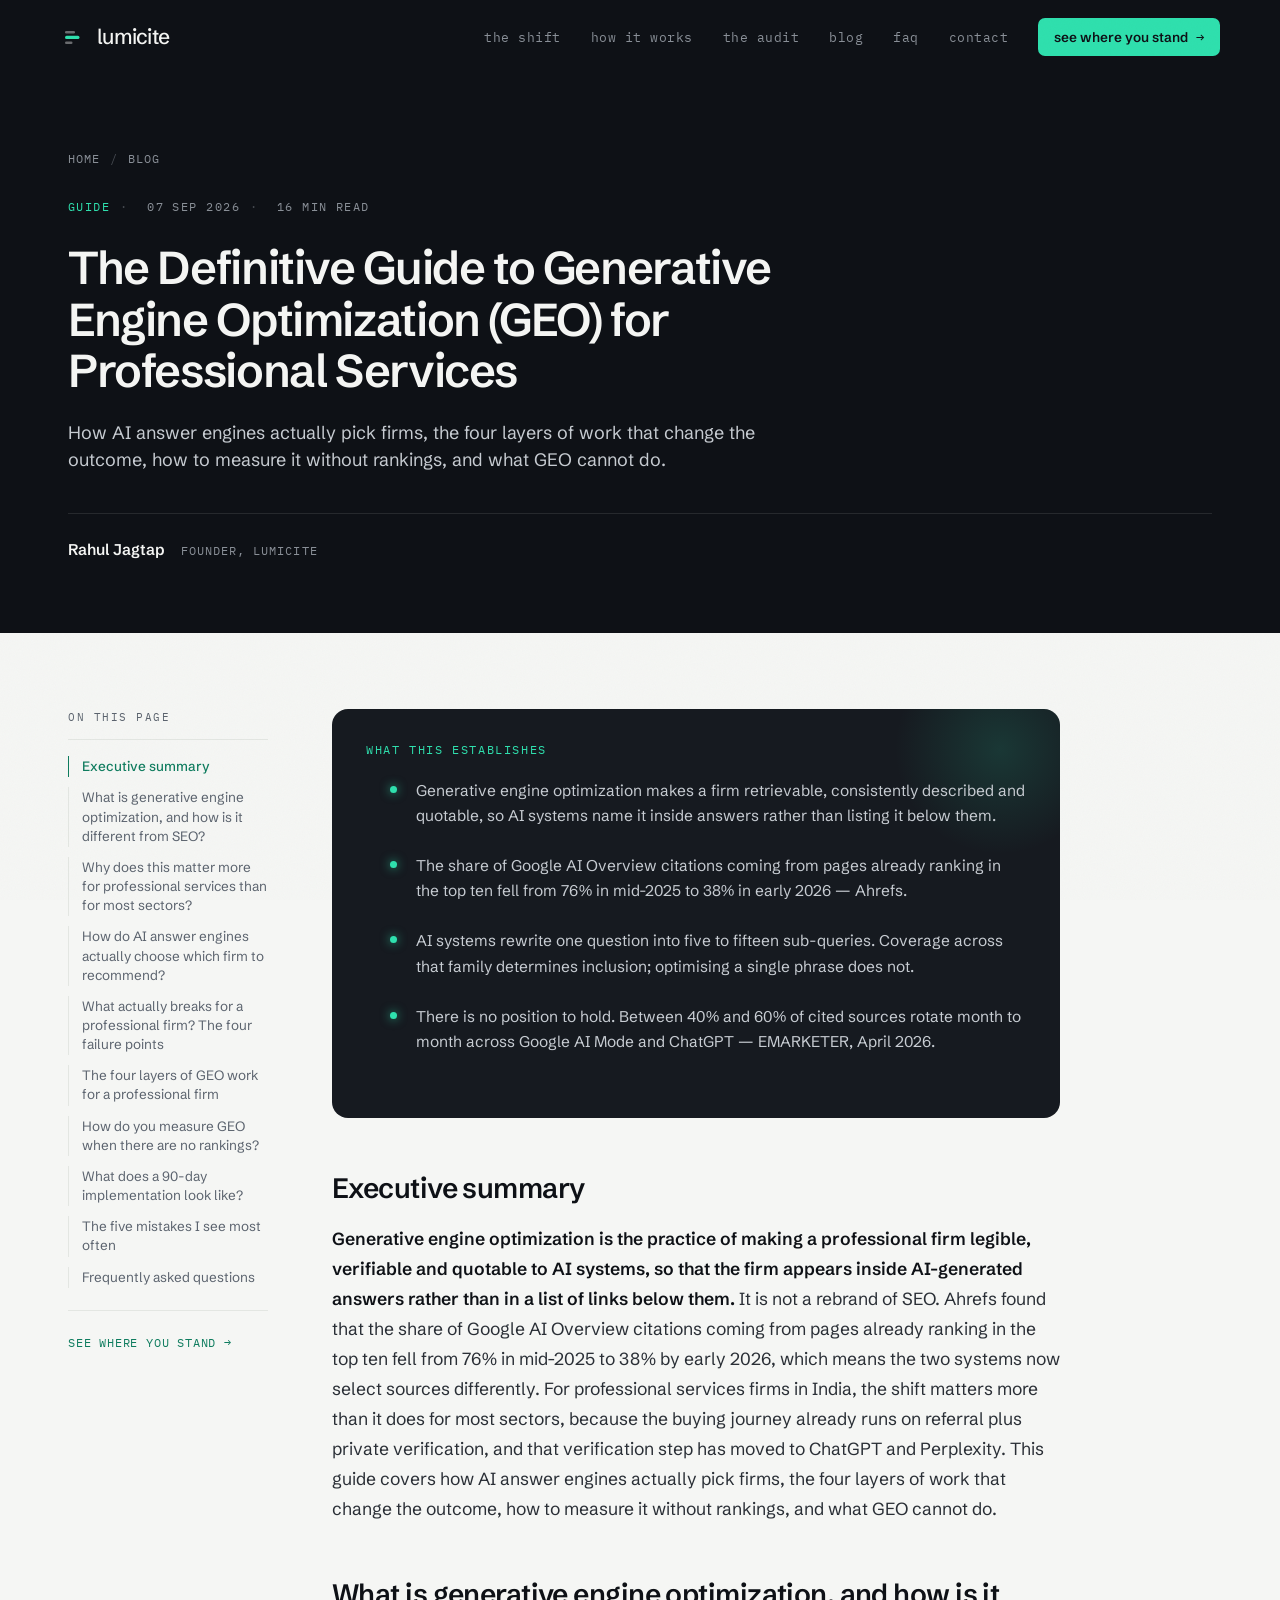
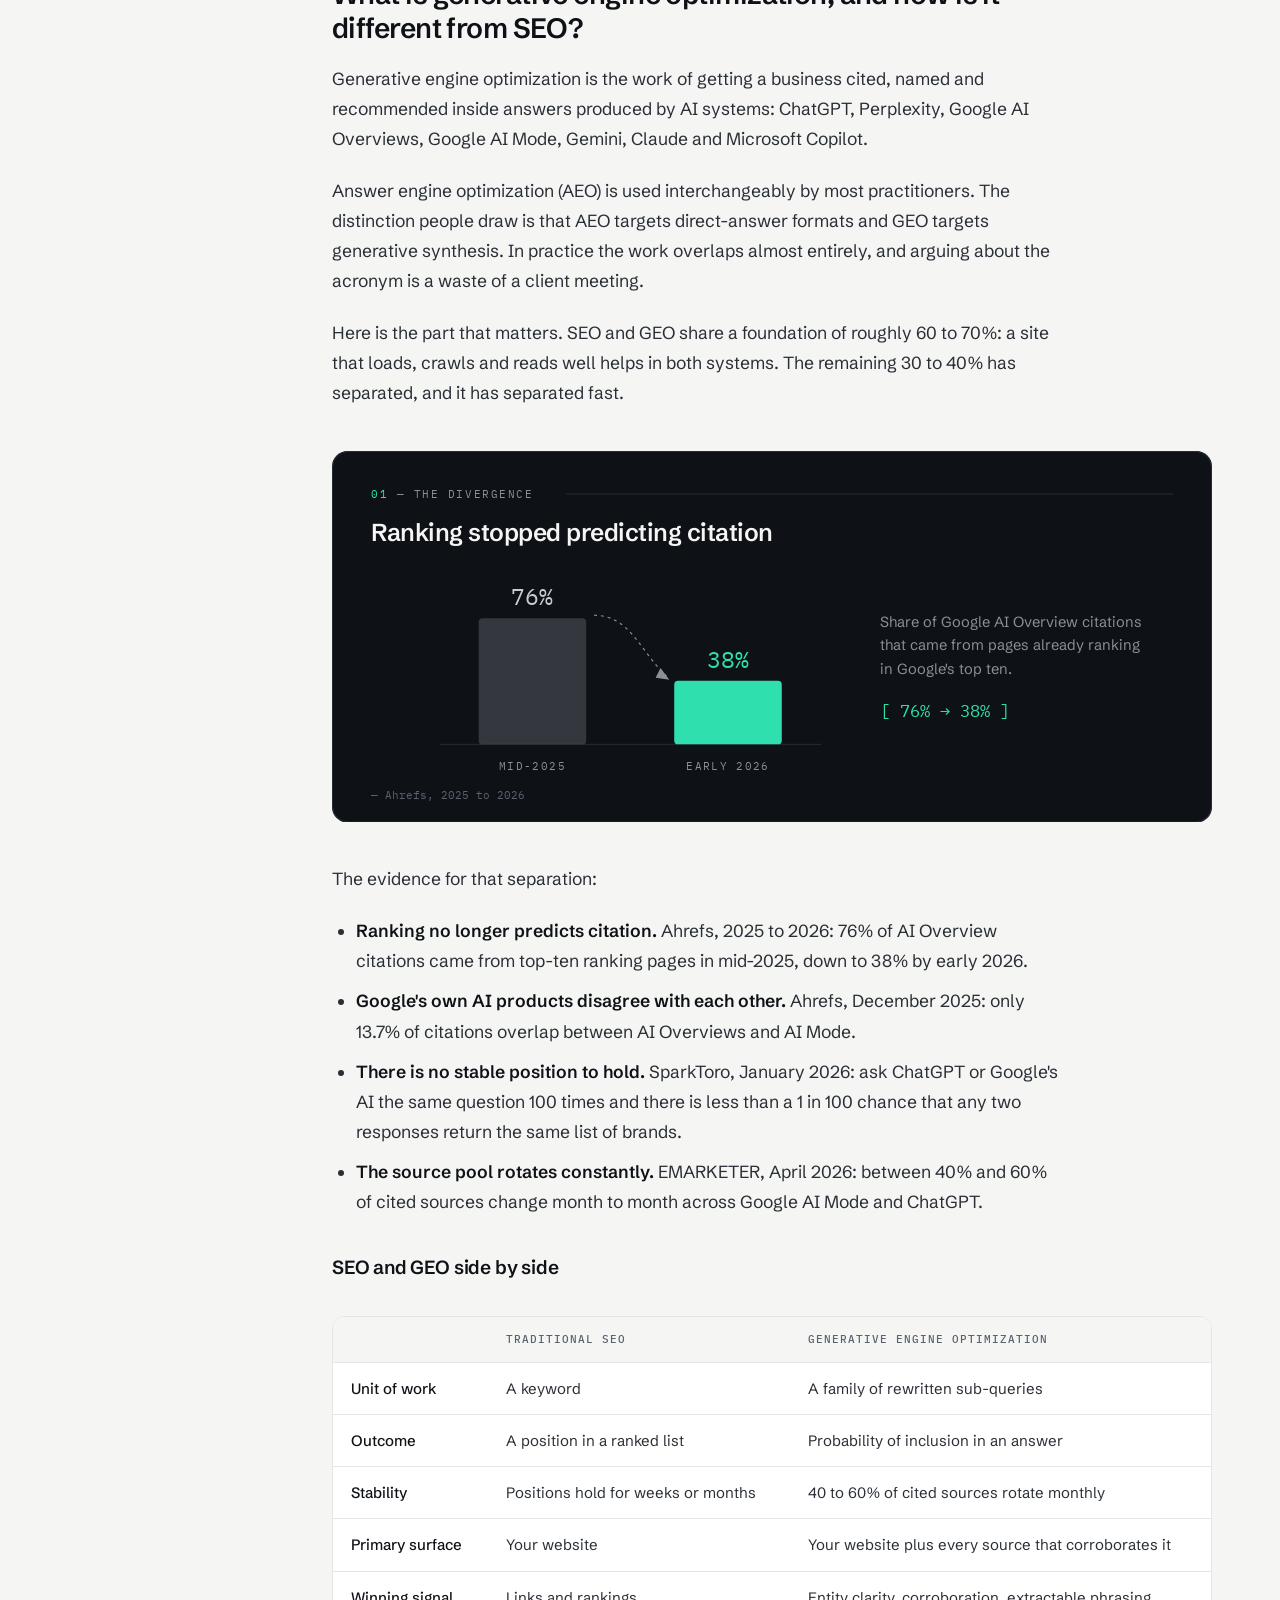
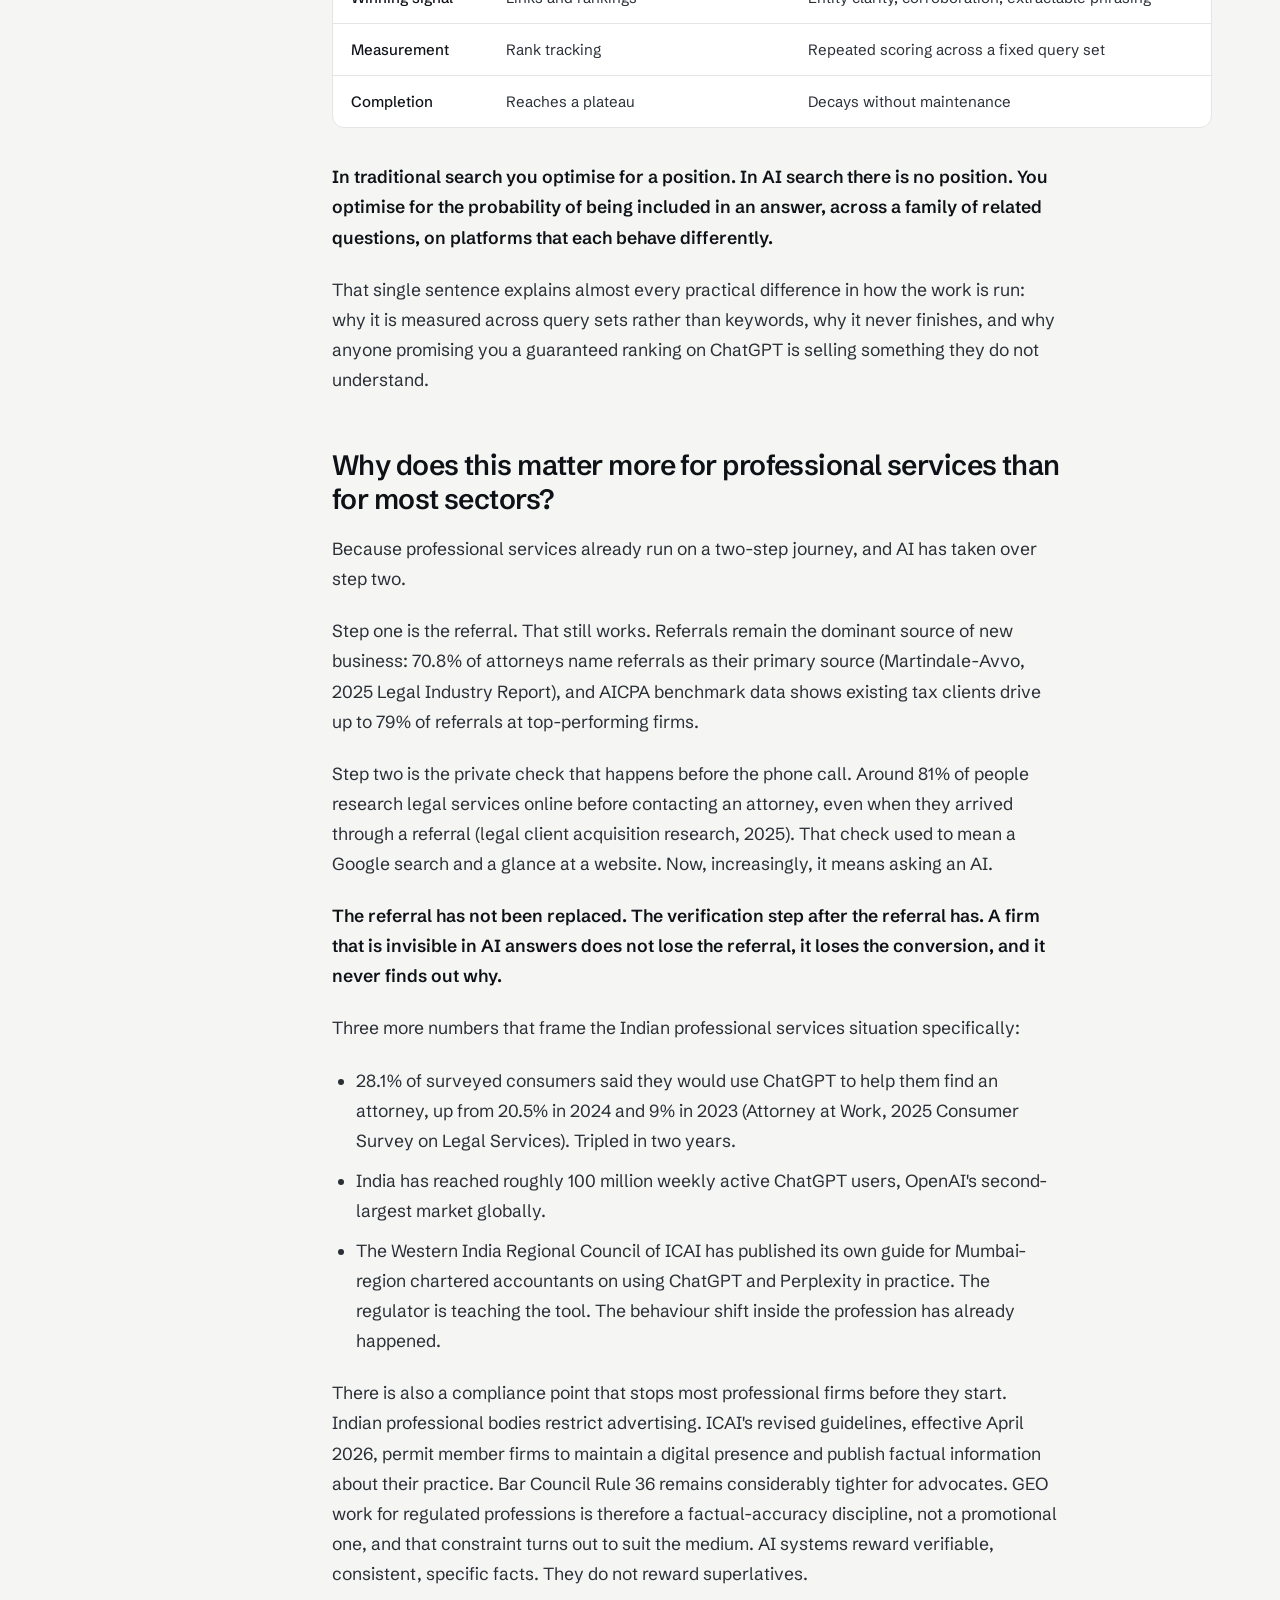
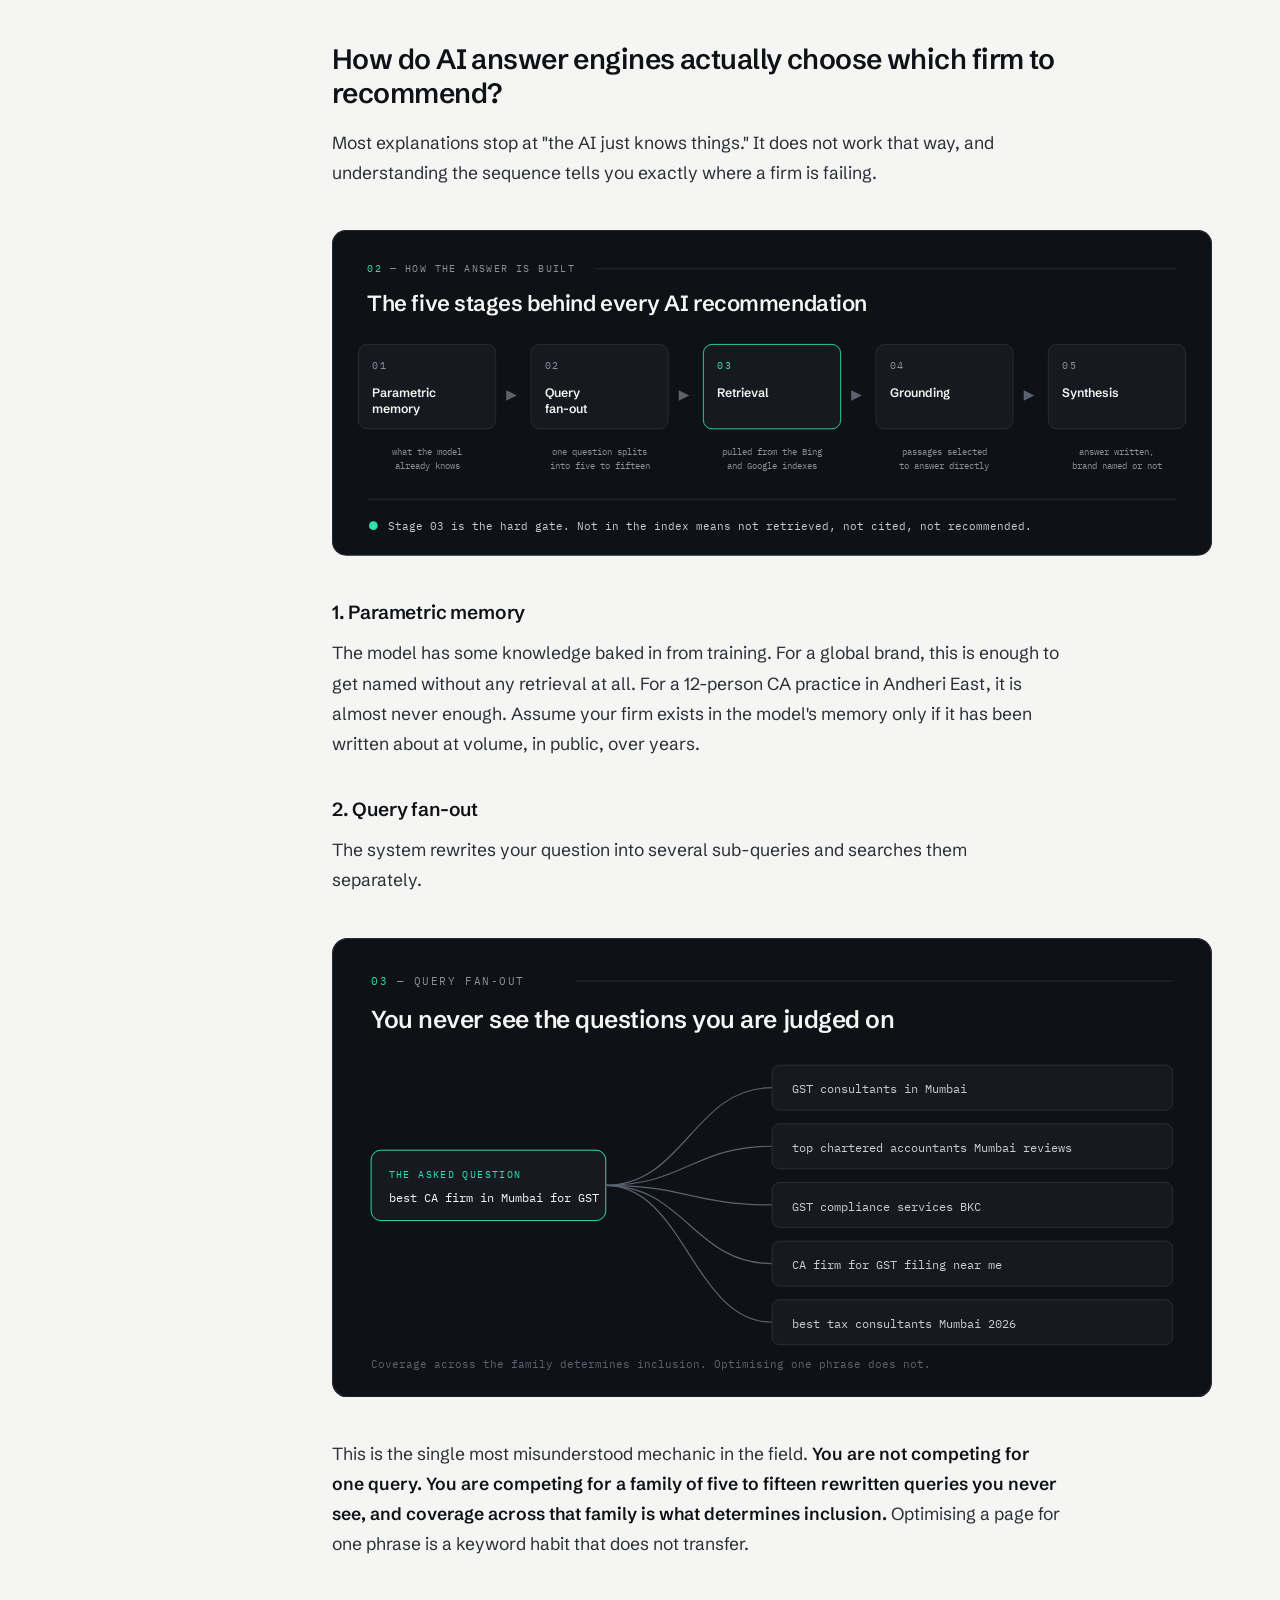
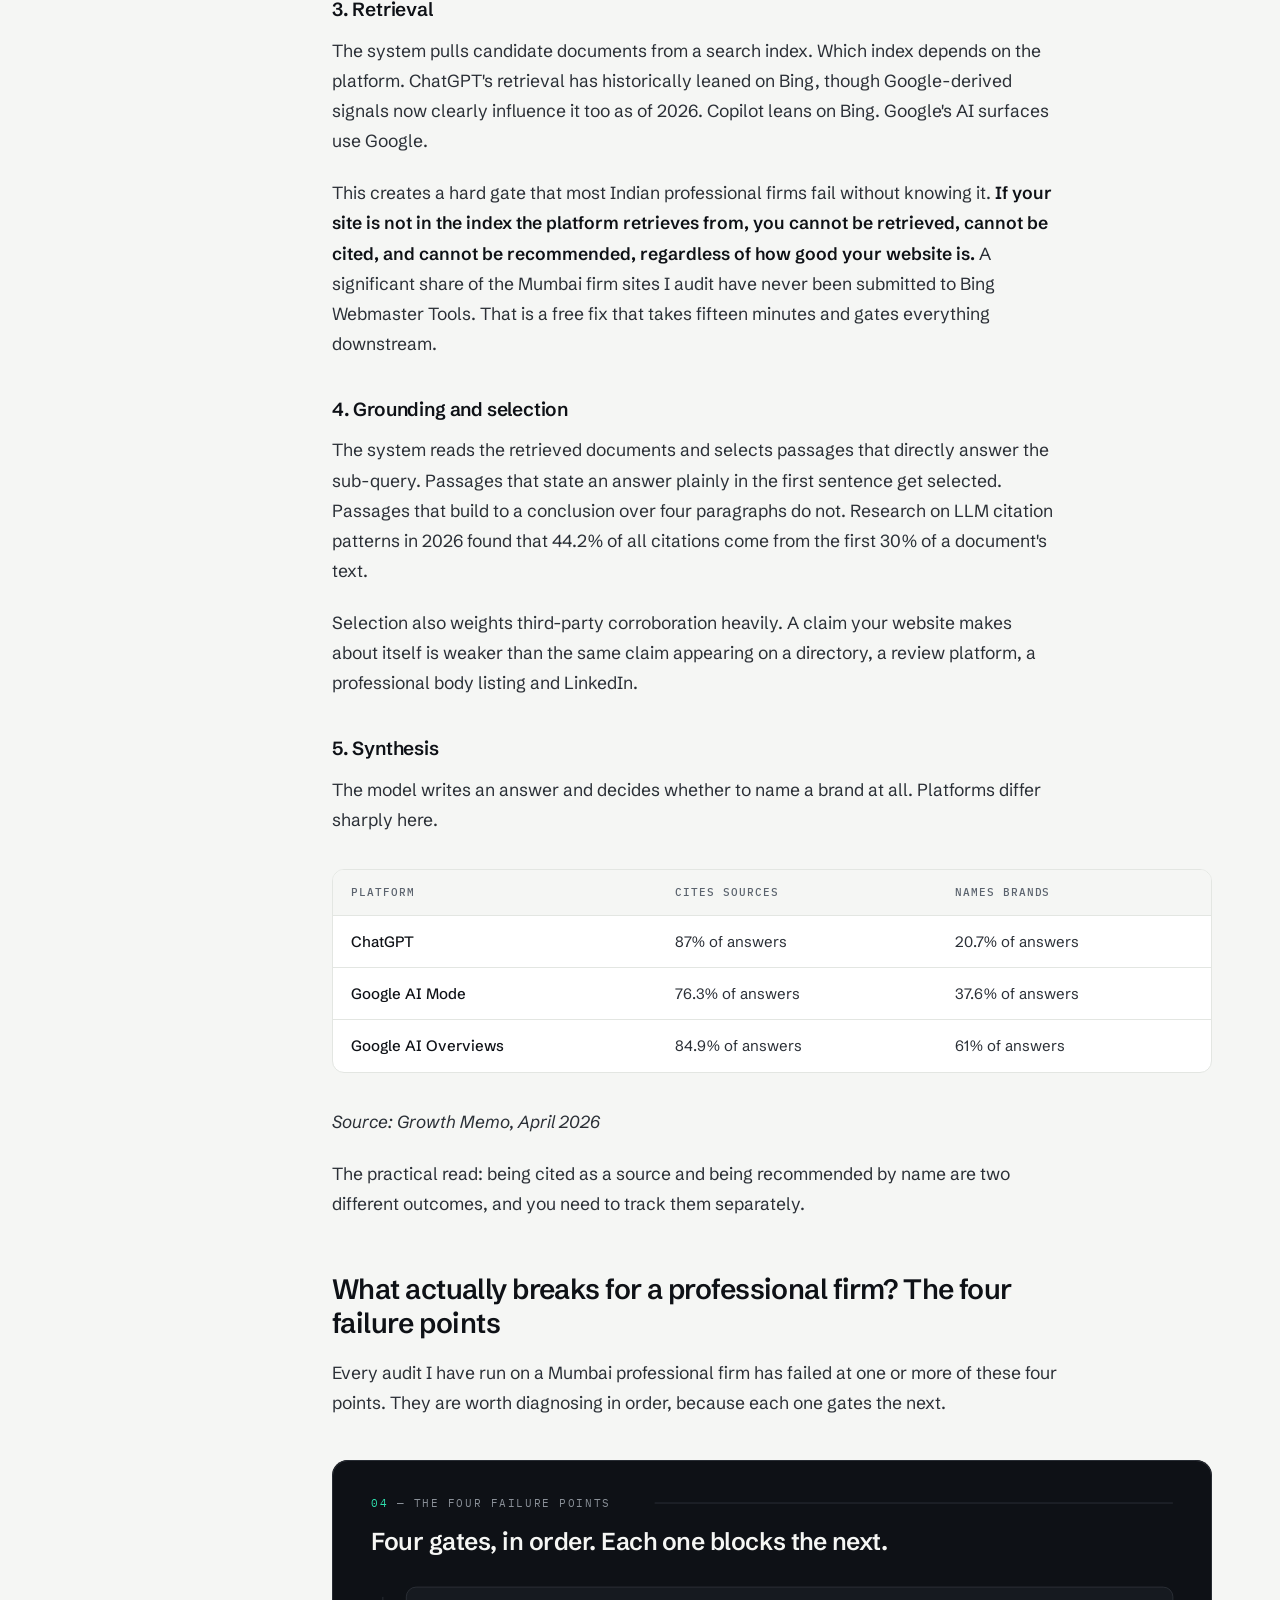
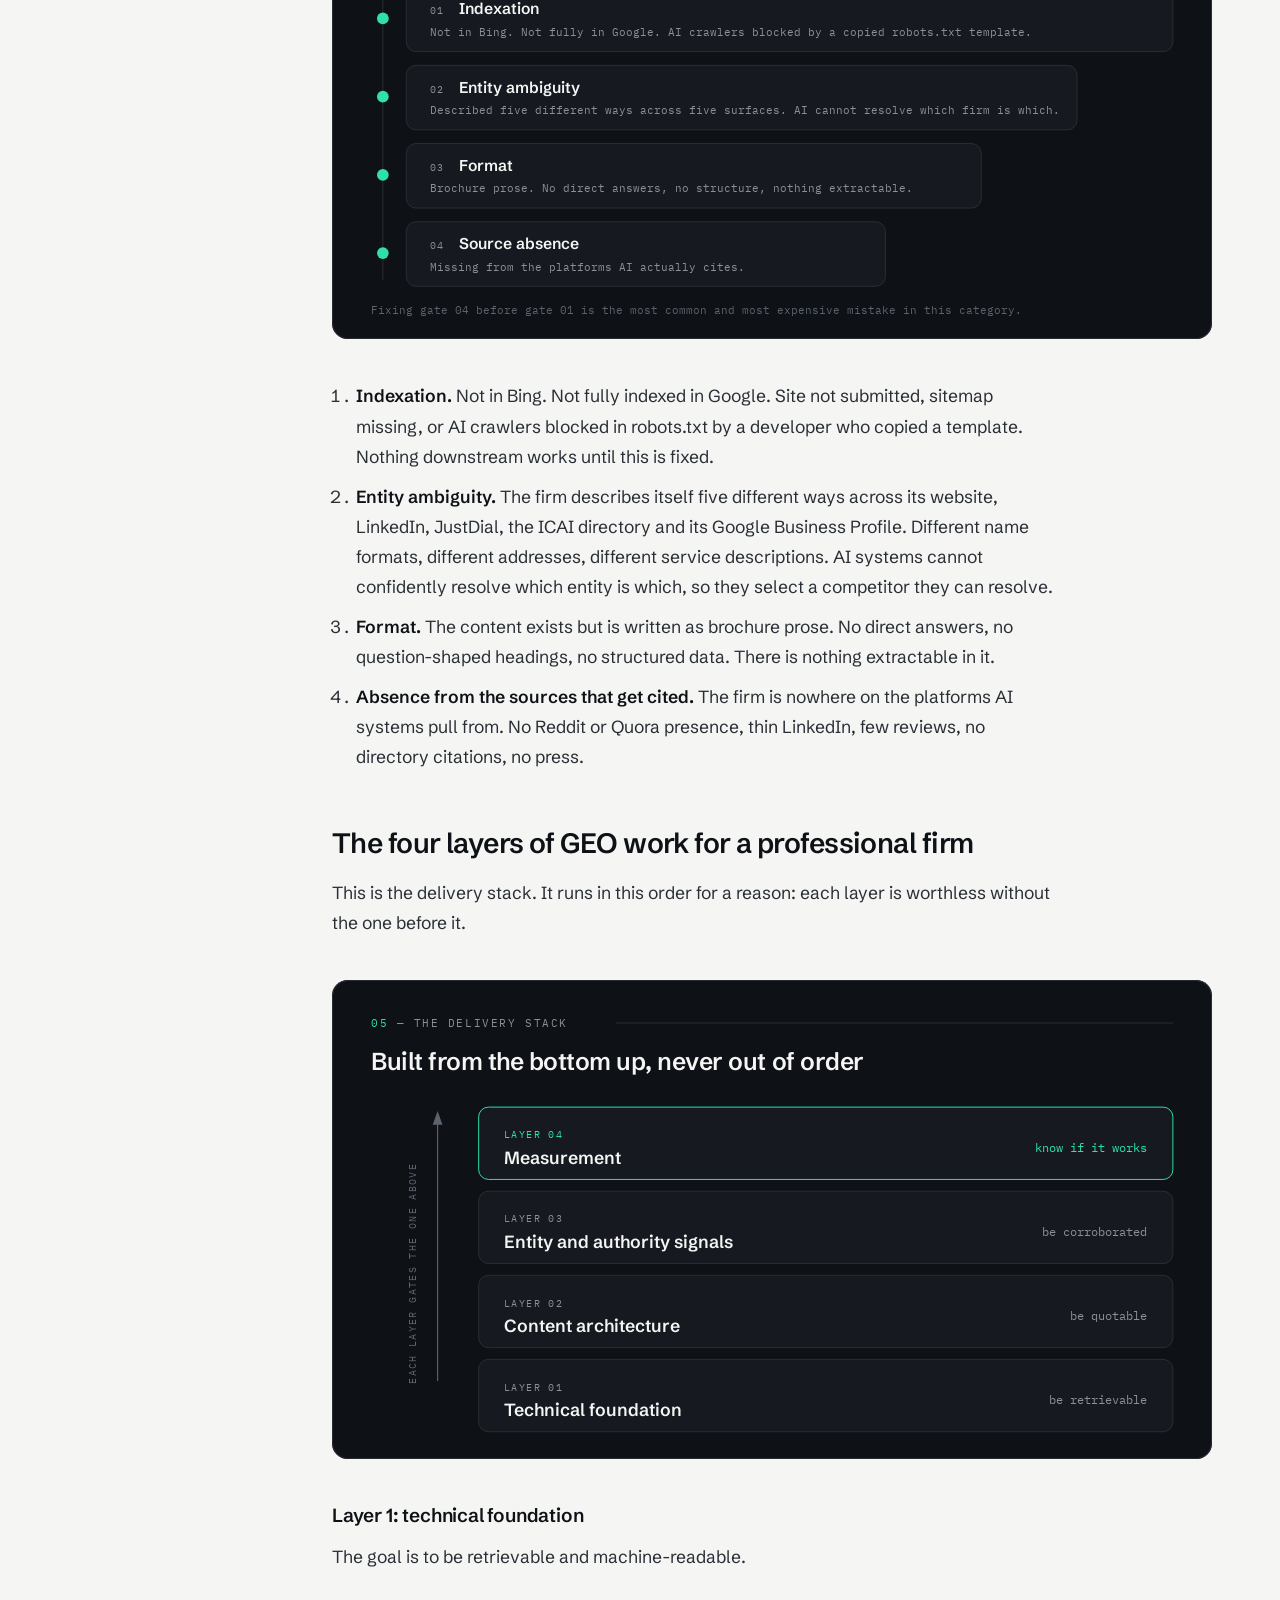
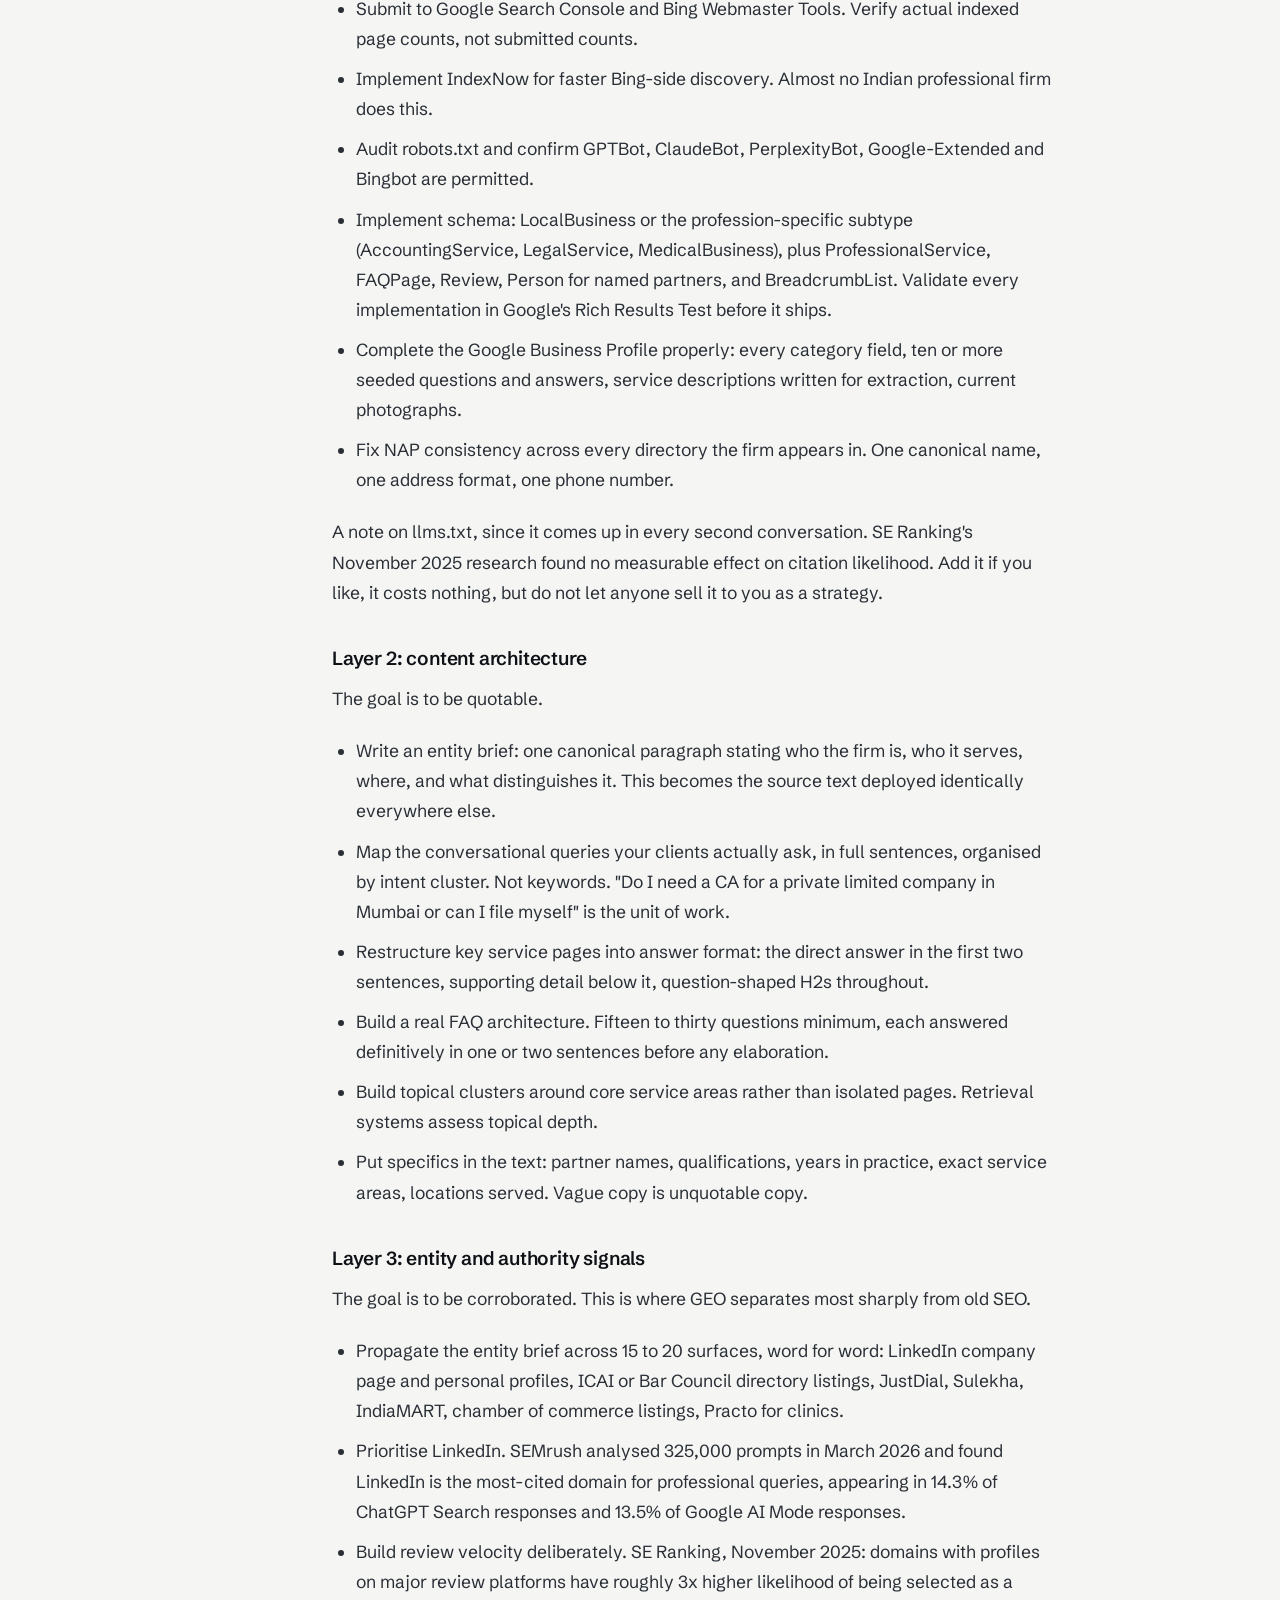
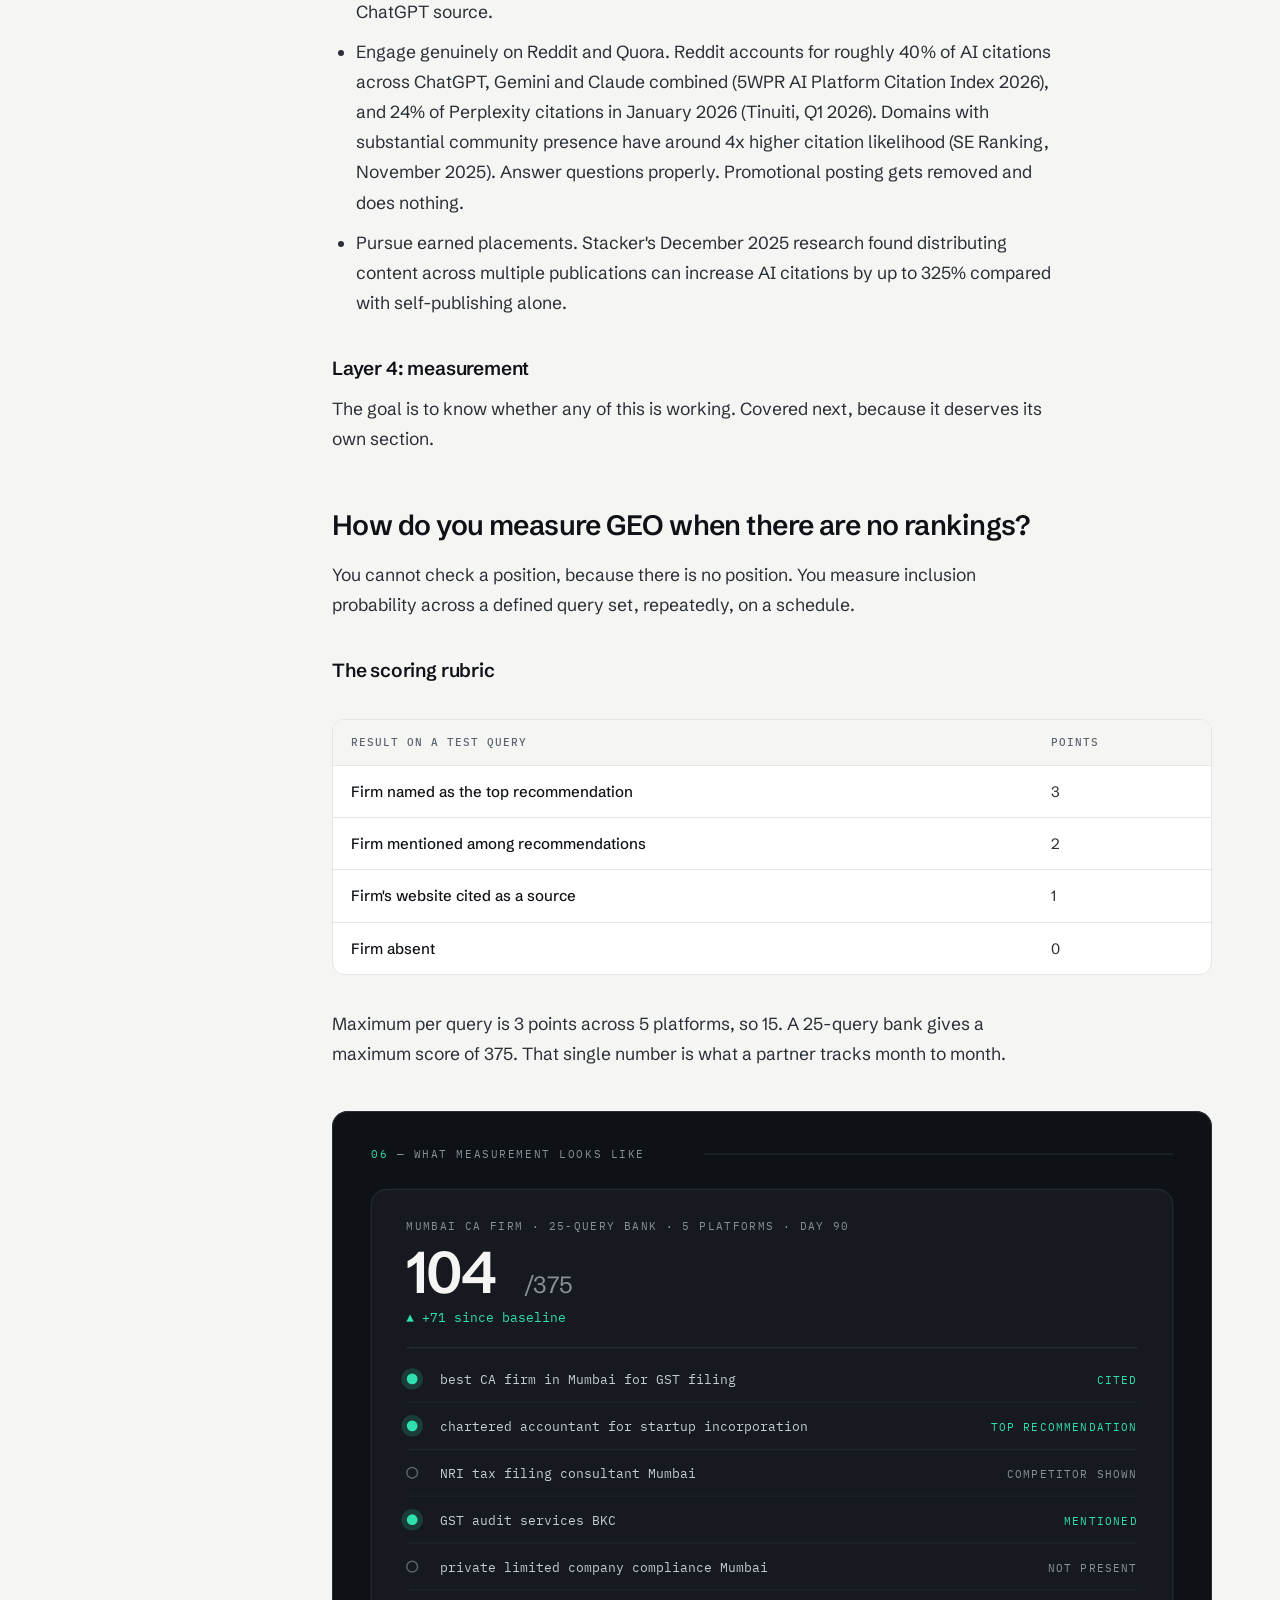
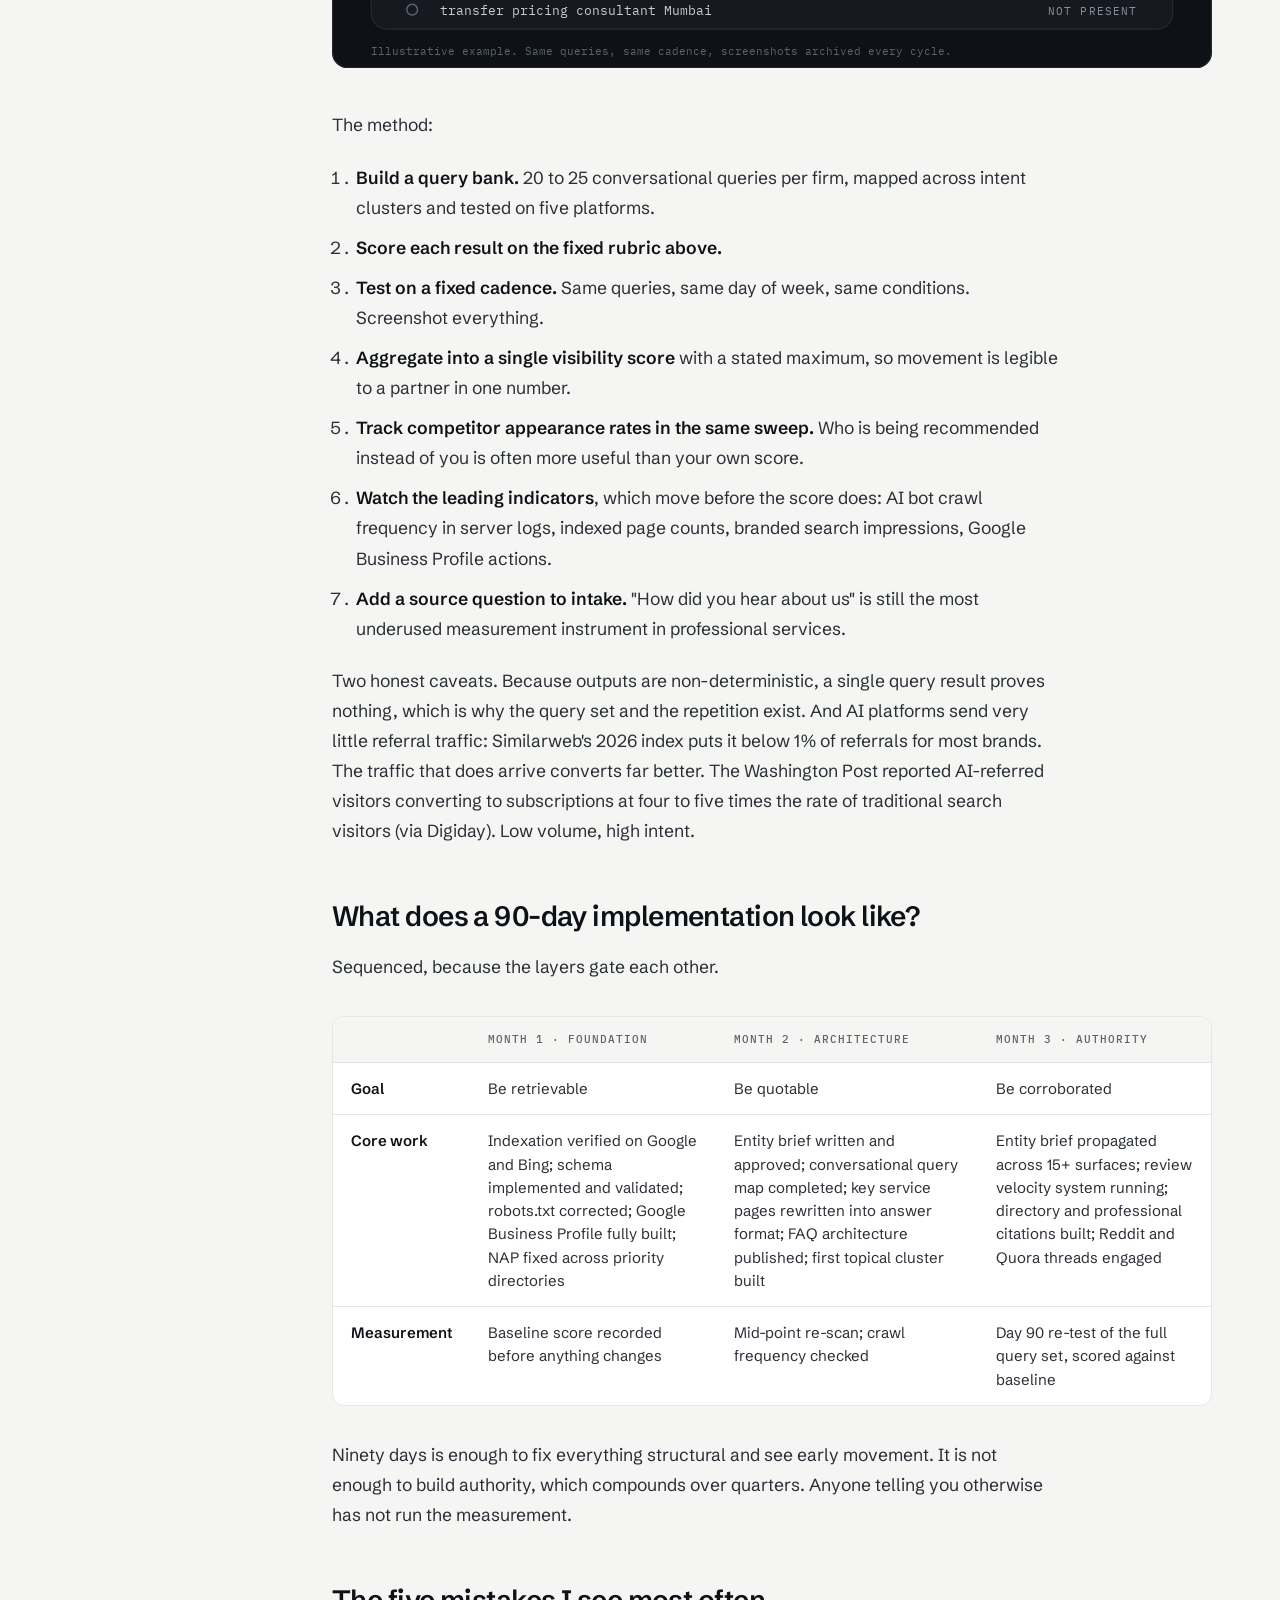
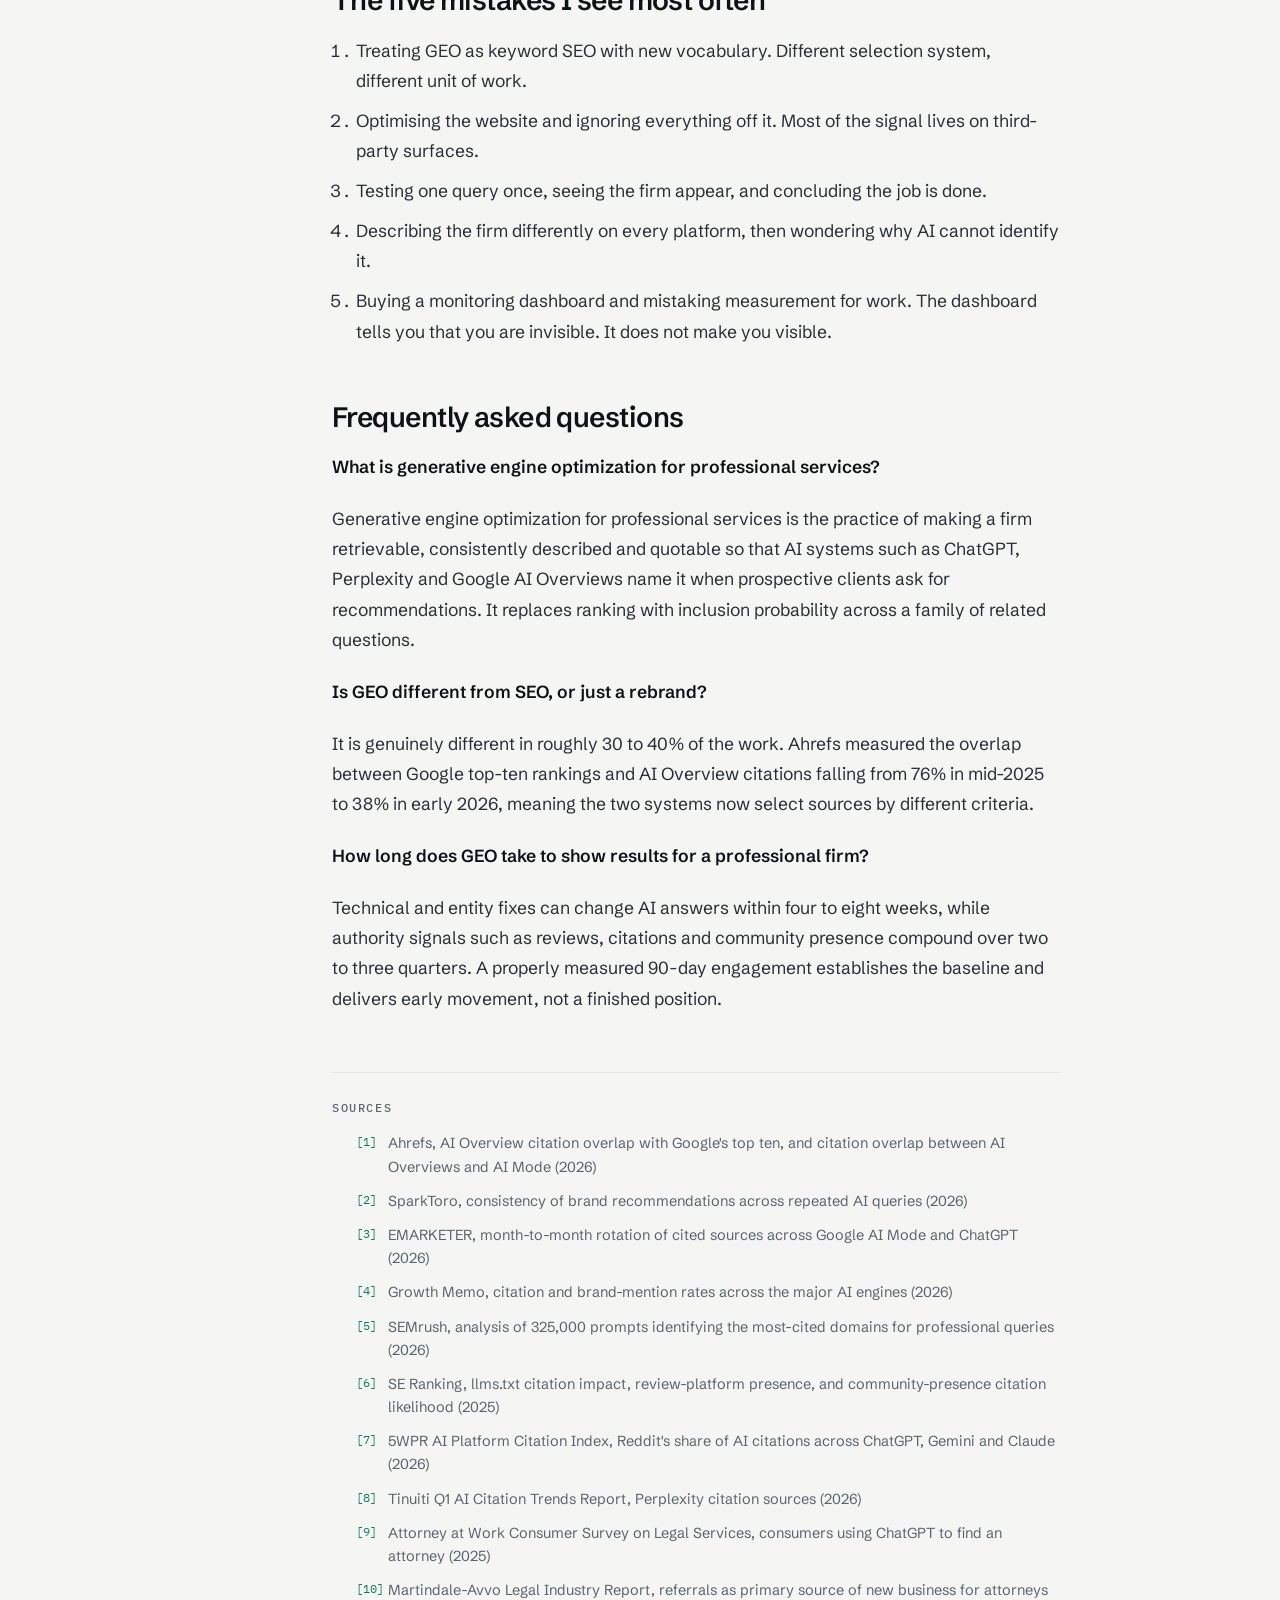
<file: blog/geo-guide-professional-services/index.html>
<!DOCTYPE html>
<html lang="en">
<head>
<meta charset="UTF-8">
<meta name="viewport" content="width=device-width, initial-scale=1.0">
<title>The Definitive Guide to Generative Engine Optimization (GEO) for Professional Services — Lumicite</title>
<meta name="description" content="How AI answer engines actually pick firms, the four layers of work that change the outcome, how to measure it without rankings, and what GEO cannot do.">
<meta name="theme-color" content="#0E1116">
<link rel="canonical" href="https://www.lumicite.in/blog/geo-guide-professional-services/">

<!-- favicons -->
<link rel="icon" href="/assets/favicon/favicon.svg" type="image/svg+xml">
<link rel="icon" href="/assets/favicon/favicon-32.png" sizes="32x32" type="image/png">
<link rel="icon" href="/assets/favicon/favicon-16.png" sizes="16x16" type="image/png">
<link rel="shortcut icon" href="/assets/favicon/favicon.ico">
<link rel="apple-touch-icon" href="/assets/favicon/favicon-180.png">
<link rel="manifest" href="/site.webmanifest">

<!-- open graph / twitter -->
<meta property="og:type" content="article">
<meta property="og:title" content="The Definitive Guide to Generative Engine Optimization (GEO) for Professional Services — Lumicite">
<meta property="og:description" content="How AI answer engines actually pick firms, the four layers of work that change the outcome, how to measure it without rankings, and what GEO cannot do.">
<meta property="og:image" content="https://www.lumicite.in/assets/og-image.png">
<meta property="og:image:width" content="1200">
<meta property="og:image:height" content="630">
<meta property="og:url" content="https://www.lumicite.in/blog/geo-guide-professional-services/">
<meta property="og:site_name" content="Lumicite">
<meta name="twitter:card" content="summary_large_image">
<meta name="twitter:title" content="The Definitive Guide to Generative Engine Optimization (GEO) for Professional Services — Lumicite">
<meta name="twitter:description" content="How AI answer engines actually pick firms, the four layers of work that change the outcome, how to measure it without rankings, and what GEO cannot do.">
<meta name="twitter:image" content="https://www.lumicite.in/assets/og-image.png">

<script type="application/ld+json">
{
  "@context": "https://schema.org",
  "@graph": [
    {
      "@type": "BlogPosting",
      "@id": "https://www.lumicite.in/blog/geo-guide-professional-services/#article",
      "headline": "The Definitive Guide to Generative Engine Optimization (GEO) for Professional Services",
      "description": "How AI answer engines actually pick firms, the four layers of work that change the outcome, how to measure it without rankings, and what GEO cannot do.",
      "url": "https://www.lumicite.in/blog/geo-guide-professional-services/",
      "datePublished": "2026-09-07",
      "dateModified": "2026-09-07",
      "inLanguage": "en",
      "image": "https://www.lumicite.in/assets/og-image.png",
      "mainEntityOfPage": { "@type": "WebPage", "@id": "https://www.lumicite.in/blog/geo-guide-professional-services/" },
      "author": { "@id": "https://www.lumicite.in/blog/author/rahul-jagtap/#person" },
      "publisher": { "@id": "https://www.lumicite.in/#organization" },
      "citation": [
        {
          "@type": "CreativeWork",
          "name": "Ahrefs"
        },
        {
          "@type": "CreativeWork",
          "name": "SparkToro"
        },
        {
          "@type": "CreativeWork",
          "name": "EMARKETER"
        },
        {
          "@type": "CreativeWork",
          "name": "Growth Memo"
        },
        {
          "@type": "CreativeWork",
          "name": "SEMrush"
        },
        {
          "@type": "CreativeWork",
          "name": "SE Ranking"
        },
        {
          "@type": "CreativeWork",
          "name": "5WPR AI Platform Citation Index"
        },
        {
          "@type": "CreativeWork",
          "name": "Tinuiti Q1 AI Citation Trends Report"
        },
        {
          "@type": "CreativeWork",
          "name": "Attorney at Work Consumer Survey on Legal Services"
        },
        {
          "@type": "CreativeWork",
          "name": "Martindale-Avvo Legal Industry Report"
        },
        {
          "@type": "CreativeWork",
          "name": "AICPA"
        },
        {
          "@type": "CreativeWork",
          "name": "Stacker"
        },
        {
          "@type": "CreativeWork",
          "name": "Similarweb GenAI Brand Visibility Index"
        },
        {
          "@type": "CreativeWork",
          "name": "The Washington Post, via Digiday"
        },
        {
          "@type": "CreativeWork",
          "name": "ICAI WIRC"
        },
        {
          "@type": "CreativeWork",
          "name": "OpenAI"
        }
      ]
    },
    {
      "@type": "Person",
      "@id": "https://www.lumicite.in/blog/author/rahul-jagtap/#person",
      "name": "Rahul Jagtap",
      "jobTitle": "Founder",
      "description": "AI search visibility expert and founder of Lumicite.",
      "url": "https://www.lumicite.in/blog/author/rahul-jagtap/",
      "sameAs": ["https://www.linkedin.com/in/rahul-jagtap-906002194/"],
      "worksFor": { "@id": "https://www.lumicite.in/#organization" }
    },
    {
      "@type": "Organization",
      "@id": "https://www.lumicite.in/#organization",
      "name": "Lumicite",
      "url": "https://www.lumicite.in",
      "email": "contact@lumicite.in",
      "description": "AI search visibility for professional firms."
    },
    {
      "@type": "BreadcrumbList",
      "itemListElement": [
        { "@type": "ListItem", "position": 1, "name": "Home", "item": "https://www.lumicite.in/" },
        { "@type": "ListItem", "position": 2, "name": "Blog", "item": "https://www.lumicite.in/blog/" },
        { "@type": "ListItem", "position": 3, "name": "The Definitive Guide to Generative Engine Optimization (GEO) for Professional Services" }
      ]
    },
    {
      "@type": "FAQPage",
      "@id": "https://www.lumicite.in/blog/geo-guide-professional-services/#faq",
      "mainEntity": [
        {
          "@type": "Question",
          "name": "What is generative engine optimization for professional services?",
          "acceptedAnswer": { "@type": "Answer", "text": "Generative engine optimization for professional services is the practice of making a firm retrievable, consistently described and quotable so that AI systems such as ChatGPT, Perplexity and Google AI Overviews name it when prospective clients ask for recommendations. It replaces ranking with inclusion probability across a family of related questions." }
        },
        {
          "@type": "Question",
          "name": "Is GEO different from SEO, or just a rebrand?",
          "acceptedAnswer": { "@type": "Answer", "text": "It is genuinely different in roughly 30 to 40% of the work. Ahrefs measured the overlap between Google top-ten rankings and AI Overview citations falling from 76% in mid-2025 to 38% in early 2026, meaning the two systems now select sources by different criteria." }
        },
        {
          "@type": "Question",
          "name": "How long does GEO take to show results for a professional firm?",
          "acceptedAnswer": { "@type": "Answer", "text": "Technical and entity fixes can change AI answers within four to eight weeks, while authority signals such as reviews, citations and community presence compound over two to three quarters. A properly measured 90-day engagement establishes the baseline and delivers early movement, not a finished position." }
        }
      ]
    }
  ]
}
</script>


<link rel="preconnect" href="https://fonts.googleapis.com">
<link rel="preconnect" href="https://fonts.gstatic.com" crossorigin>
<link href="https://fonts.googleapis.com/css2?family=Schibsted+Grotesk:ital,wght@0,400;0,500;0,600;0,700;0,800;1,400&family=IBM+Plex+Mono:wght@400;500;600&display=swap" rel="stylesheet">

<link rel="alternate" type="application/rss+xml" title="Lumicite blog" href="/feed.xml">

<link rel="stylesheet" href="/assets/site.css">
</head>
<body>
<div class="grain"></div>

<!-- the cited line — primary mark (sprite) -->
<svg width="0" height="0" style="position:absolute" aria-hidden="true" focusable="false"><symbol id="mark" viewBox="0 0 48 48">
  <rect x="10" y="12" width="20" height="5" rx="2.5" fill="currentColor" opacity="0.4"/>
  <rect class="dot" x="10" y="21.5" width="29" height="6.5" rx="3.25"/>
  <rect x="10" y="33" width="15" height="5" rx="2.5" fill="currentColor" opacity="0.4"/>
</symbol></svg>

<!-- ════════════════ NAV ════════════════ -->
<header class="nav" id="nav">
  <div class="nav-inner">
    <a class="lk" href="/" aria-label="Lumicite home">
      <svg class="mark" style="color:var(--paper)" role="img" aria-label="Lumicite mark"><use href="#mark"/></svg>
      <span class="wm">lumicite</span>
    </a>
    <div class="nav-menu" id="navmenu">
      <nav class="nav-links" aria-label="Primary">
        <a href="/#shift">the shift</a>
        <a href="/#how">how it works</a>
        <a href="/#audit">the audit</a>
        <a href="/blog/">blog</a>
        <a href="/#faq">faq</a>
        <a href="/#contact">contact</a>
      </nav>
      <a class="nav-cta" href="/#audit">see where you stand <span class="ar">→</span></a>
    </div>
    <button class="nav-burger" id="burger" aria-label="Menu" aria-expanded="false"><span></span><span></span><span></span></button>
  </div>
</header>

<main id="top">

<article>

  <!-- ════════════════ ARTICLE HEAD ════════════════ -->
  <header class="post-head dark">
    <div class="wrap">
      <nav class="crumbs" aria-label="Breadcrumb">
        <a href="/">home</a><span class="sep">/</span><a href="/blog/">blog</a>
      </nav>
      <div class="post-kicker">
        <span class="topic">guide</span><span class="sep">·</span>
        <time datetime="2026-09-07">07 Sep 2026</time><span class="sep">·</span>
        <span>16 min read</span>
      </div>
      <h1 class="post-h1">The Definitive Guide to Generative Engine Optimization (GEO) for Professional Services</h1>
      <p class="lead">How AI answer engines actually pick firms, the four layers of work that change the outcome, how to measure it without rankings, and what GEO cannot do.</p>
      <div class="byline">
        <span class="byline-name">Rahul Jagtap</span>
        <span class="byline-role">Founder, Lumicite</span>
      </div>
    </div>
  </header>

  <!-- ════════════════ ARTICLE BODY ════════════════ -->
  <section class="post-body-sec">
    <div class="wrap">
      <div class="post-grid">
      <details class="toc" id="toc" open>
        <summary class="toc-summary">on this page</summary>
        <nav class="toc-inner" aria-label="On this page">
          <ol class="toc-list">
            <li><a href="#executive-summary">Executive summary</a></li>
            <li><a href="#what-is-generative-engine-optimization-and-how-is-it-different-from-seo">What is generative engine optimization, and how is it different from SEO?</a></li>
            <li><a href="#why-does-this-matter-more-for-professional-services-than-for-most-sectors">Why does this matter more for professional services than for most sectors?</a></li>
            <li><a href="#how-do-ai-answer-engines-actually-choose-which-firm-to-recommend">How do AI answer engines actually choose which firm to recommend?</a></li>
            <li><a href="#what-actually-breaks-for-a-professional-firm-the-four-failure-points">What actually breaks for a professional firm? The four failure points</a></li>
            <li><a href="#the-four-layers-of-geo-work-for-a-professional-firm">The four layers of GEO work for a professional firm</a></li>
            <li><a href="#how-do-you-measure-geo-when-there-are-no-rankings">How do you measure GEO when there are no rankings?</a></li>
            <li><a href="#what-does-a-90-day-implementation-look-like">What does a 90-day implementation look like?</a></li>
            <li><a href="#the-five-mistakes-i-see-most-often">The five mistakes I see most often</a></li>
            <li><a href="#frequently-asked-questions">Frequently asked questions</a></li>
          </ol>
          <div class="toc-cta">
            <a href="/#audit">See where you stand <span class="ar">→</span></a>
          </div>
        </nav>
      </details>

      <div class="prose">
        <aside class="takeaways" aria-label="Key takeaways">
          <div class="tk-label">what this establishes</div>
          <ol class="tk-list">
            <li>Generative engine optimization makes a firm retrievable, consistently described and quotable, so AI systems name it inside answers rather than listing it below them.</li>
            <li>The share of Google AI Overview citations coming from pages already ranking in the top ten fell from 76% in mid-2025 to 38% in early 2026 — Ahrefs.</li>
            <li>AI systems rewrite one question into five to fifteen sub-queries. Coverage across that family determines inclusion; optimising a single phrase does not.</li>
            <li>There is no position to hold. Between 40% and 60% of cited sources rotate month to month across Google AI Mode and ChatGPT — EMARKETER, April 2026.</li>
          </ol>
        </aside>

        <h2 id="executive-summary">Executive summary</h2>
<p><strong>Generative engine optimization is the practice of making a professional firm legible, verifiable and quotable to AI systems, so that the firm appears inside AI-generated answers rather than in a list of links below them.</strong> It is not a rebrand of SEO. Ahrefs found that the share of Google AI Overview citations coming from pages already ranking in the top ten fell from 76% in mid-2025 to 38% by early 2026, which means the two systems now select sources differently. For professional services firms in India, the shift matters more than it does for most sectors, because the buying journey already runs on referral plus private verification, and that verification step has moved to ChatGPT and Perplexity. This guide covers how AI answer engines actually pick firms, the four layers of work that change the outcome, how to measure it without rankings, and what GEO cannot do.</p>
<h2 id="what-is-generative-engine-optimization-and-how-is-it-different-from-seo">What is generative engine optimization, and how is it different from SEO?</h2>
<p>Generative engine optimization is the work of getting a business cited, named and recommended inside answers produced by AI systems: ChatGPT, Perplexity, Google AI Overviews, Google AI Mode, Gemini, Claude and Microsoft Copilot.</p>
<p>Answer engine optimization (AEO) is used interchangeably by most practitioners. The distinction people draw is that AEO targets direct-answer formats and GEO targets generative synthesis. In practice the work overlaps almost entirely, and arguing about the acronym is a waste of a client meeting.</p>
<p>Here is the part that matters. SEO and GEO share a foundation of roughly 60 to 70%: a site that loads, crawls and reads well helps in both systems. The remaining 30 to 40% has separated, and it has separated fast.</p>
<div class="fig"><svg viewBox="0 0 900 380" xmlns="http://www.w3.org/2000/svg" role="img" aria-label="Chart showing the share of Google AI Overview citations from pages ranking in Google's top ten falling from 76 percent in mid-2025 to 38 percent in early 2026, source Ahrefs">
  <rect width="900" height="380" rx="16" fill="#0E1116"/>
  <rect x="0.5" y="0.5" width="899" height="379" rx="16" fill="none" stroke="#2b2f36"/>
  <text x="40" y="48" font-family="'IBM Plex Mono',ui-monospace,monospace" font-size="11" letter-spacing="1.6" fill="#2FE0AE">01</text>
  <text x="66" y="48" font-family="'IBM Plex Mono',ui-monospace,monospace" font-size="11" letter-spacing="1.6" fill="#8A9098">— THE DIVERGENCE</text>
  <line x1="240" y1="44" x2="860" y2="44" stroke="#2b2f36"/>
  <text x="40" y="92" font-family="'Schibsted Grotesk',sans-serif" font-size="25" font-weight="600" letter-spacing="-0.5" fill="#F5F6F4">Ranking stopped predicting citation</text>
  <line x1="110" y1="300" x2="500" y2="300" stroke="#2b2f36"/>
  <rect x="150" y="171" width="110" height="129" rx="4" fill="#8A9098" opacity="0.3"/>
  <text x="205" y="158" text-anchor="middle" font-family="'IBM Plex Mono',ui-monospace,monospace" font-size="24" fill="#C7CCD2">76%</text>
  <text x="205" y="326" text-anchor="middle" font-family="'IBM Plex Mono',ui-monospace,monospace" font-size="11" letter-spacing="1.4" fill="#8A9098">MID-2025</text>
  <rect x="350" y="235" width="110" height="65" rx="4" fill="#2FE0AE"/>
  <text x="405" y="222" text-anchor="middle" font-family="'IBM Plex Mono',ui-monospace,monospace" font-size="24" fill="#2FE0AE">38%</text>
  <text x="405" y="326" text-anchor="middle" font-family="'IBM Plex Mono',ui-monospace,monospace" font-size="11" letter-spacing="1.4" fill="#8A9098">EARLY 2026</text>
  <path d="M 268 168 C 305 168, 315 205, 342 230" fill="none" stroke="#8A9098" stroke-width="1.2" stroke-dasharray="3 4"/>
  <polygon points="336,222 345,234 331,232" fill="#8A9098"/>
  <text x="560" y="180" font-family="'Schibsted Grotesk',sans-serif" font-size="15" fill="#8A9098">Share of Google AI Overview citations</text>
  <text x="560" y="204" font-family="'Schibsted Grotesk',sans-serif" font-size="15" fill="#8A9098">that came from pages already ranking</text>
  <text x="560" y="228" font-family="'Schibsted Grotesk',sans-serif" font-size="15" fill="#8A9098">in Google's top ten.</text>
  <text x="560" y="272" font-family="'IBM Plex Mono',ui-monospace,monospace" font-size="17" fill="#2FE0AE">[ 76% → 38% ]</text>
  <text x="40" y="356" font-family="'IBM Plex Mono',ui-monospace,monospace" font-size="11" fill="#5B636E">— Ahrefs, 2025 to 2026</text>
</svg></div>
<p>The evidence for that separation:</p>
<ul>
<li><strong>Ranking no longer predicts citation.</strong> Ahrefs, 2025 to 2026: 76% of AI Overview citations came from top-ten ranking pages in mid-2025, down to 38% by early 2026.</li>
<li><strong>Google's own AI products disagree with each other.</strong> Ahrefs, December 2025: only 13.7% of citations overlap between AI Overviews and AI Mode.</li>
<li><strong>There is no stable position to hold.</strong> SparkToro, January 2026: ask ChatGPT or Google's AI the same question 100 times and there is less than a 1 in 100 chance that any two responses return the same list of brands.</li>
<li><strong>The source pool rotates constantly.</strong> EMARKETER, April 2026: between 40% and 60% of cited sources change month to month across Google AI Mode and ChatGPT.</li>
</ul>
<h3 id="seo-and-geo-side-by-side">SEO and GEO side by side</h3>
<div class="table-wrap">
<table>
<thead>
<tr>
<th></th>
<th>Traditional SEO</th>
<th>Generative engine optimization</th>
</tr>
</thead>
<tbody>
<tr>
<td>Unit of work</td>
<td>A keyword</td>
<td>A family of rewritten sub-queries</td>
</tr>
<tr>
<td>Outcome</td>
<td>A position in a ranked list</td>
<td>Probability of inclusion in an answer</td>
</tr>
<tr>
<td>Stability</td>
<td>Positions hold for weeks or months</td>
<td>40 to 60% of cited sources rotate monthly</td>
</tr>
<tr>
<td>Primary surface</td>
<td>Your website</td>
<td>Your website plus every source that corroborates it</td>
</tr>
<tr>
<td>Winning signal</td>
<td>Links and rankings</td>
<td>Entity clarity, corroboration, extractable phrasing</td>
</tr>
<tr>
<td>Measurement</td>
<td>Rank tracking</td>
<td>Repeated scoring across a fixed query set</td>
</tr>
<tr>
<td>Completion</td>
<td>Reaches a plateau</td>
<td>Decays without maintenance</td>
</tr>
</tbody>
</table>
</div>
<p><strong>In traditional search you optimise for a position. In AI search there is no position. You optimise for the probability of being included in an answer, across a family of related questions, on platforms that each behave differently.</strong></p>
<p>That single sentence explains almost every practical difference in how the work is run: why it is measured across query sets rather than keywords, why it never finishes, and why anyone promising you a guaranteed ranking on ChatGPT is selling something they do not understand.</p>
<h2 id="why-does-this-matter-more-for-professional-services-than-for-most-sectors">Why does this matter more for professional services than for most sectors?</h2>
<p>Because professional services already run on a two-step journey, and AI has taken over step two.</p>
<p>Step one is the referral. That still works. Referrals remain the dominant source of new business: 70.8% of attorneys name referrals as their primary source (Martindale-Avvo, 2025 Legal Industry Report), and AICPA benchmark data shows existing tax clients drive up to 79% of referrals at top-performing firms.</p>
<p>Step two is the private check that happens before the phone call. Around 81% of people research legal services online before contacting an attorney, even when they arrived through a referral (legal client acquisition research, 2025). That check used to mean a Google search and a glance at a website. Now, increasingly, it means asking an AI.</p>
<p><strong>The referral has not been replaced. The verification step after the referral has. A firm that is invisible in AI answers does not lose the referral, it loses the conversion, and it never finds out why.</strong></p>
<p>Three more numbers that frame the Indian professional services situation specifically:</p>
<ul>
<li>28.1% of surveyed consumers said they would use ChatGPT to help them find an attorney, up from 20.5% in 2024 and 9% in 2023 (Attorney at Work, 2025 Consumer Survey on Legal Services). Tripled in two years.</li>
<li>India has reached roughly 100 million weekly active ChatGPT users, OpenAI's second-largest market globally.</li>
<li>The Western India Regional Council of ICAI has published its own guide for Mumbai-region chartered accountants on using ChatGPT and Perplexity in practice. The regulator is teaching the tool. The behaviour shift inside the profession has already happened.</li>
</ul>
<p>There is also a compliance point that stops most professional firms before they start. Indian professional bodies restrict advertising. ICAI's revised guidelines, effective April 2026, permit member firms to maintain a digital presence and publish factual information about their practice. Bar Council Rule 36 remains considerably tighter for advocates. GEO work for regulated professions is therefore a factual-accuracy discipline, not a promotional one, and that constraint turns out to suit the medium. AI systems reward verifiable, consistent, specific facts. They do not reward superlatives.</p>
<h2 id="how-do-ai-answer-engines-actually-choose-which-firm-to-recommend">How do AI answer engines actually choose which firm to recommend?</h2>
<p>Most explanations stop at &quot;the AI just knows things.&quot; It does not work that way, and understanding the sequence tells you exactly where a firm is failing.</p>
<div class="fig"><svg viewBox="0 0 1000 370" xmlns="http://www.w3.org/2000/svg" role="img" aria-label="Flowchart of the five stages an AI answer engine runs through: parametric memory, query fan-out, retrieval, grounding, synthesis. Retrieval is marked as the hard gate.">
  <rect width="1000" height="370" rx="16" fill="#0E1116"/>
  <rect x="0.5" y="0.5" width="999" height="369" rx="16" fill="none" stroke="#2b2f36"/>
  <text x="40" y="48" font-family="'IBM Plex Mono',ui-monospace,monospace" font-size="11" letter-spacing="1.6" fill="#2FE0AE">02</text>
  <text x="66" y="48" font-family="'IBM Plex Mono',ui-monospace,monospace" font-size="11" letter-spacing="1.6" fill="#8A9098">— HOW THE ANSWER IS BUILT</text>
  <line x1="300" y1="44" x2="960" y2="44" stroke="#2b2f36"/>
  <text x="40" y="92" font-family="'Schibsted Grotesk',sans-serif" font-size="25" font-weight="600" letter-spacing="-0.5" fill="#F5F6F4">The five stages behind every AI recommendation</text>
  <rect x="30" y="130" width="156" height="96" rx="10" fill="#161A20" stroke="#2b2f36"/>
  <text x="46" y="158" font-family="'IBM Plex Mono',ui-monospace,monospace" font-size="11" letter-spacing="1.4" fill="#8A9098">01</text>
  <text x="46" y="190" font-family="'Schibsted Grotesk',sans-serif" font-size="14" font-weight="600" fill="#F5F6F4">Parametric</text>
  <text x="46" y="208" font-family="'Schibsted Grotesk',sans-serif" font-size="14" font-weight="600" fill="#F5F6F4">memory</text>
  <text x="108" y="256" text-anchor="middle" font-family="'IBM Plex Mono',ui-monospace,monospace" font-size="10.5" fill="#8A9098">what the model</text>
  <text x="108" y="272" text-anchor="middle" font-family="'IBM Plex Mono',ui-monospace,monospace" font-size="10.5" fill="#8A9098">already knows</text>
  <polygon points="198,182 210,188 198,194" fill="#5B636E"/>
  <rect x="226" y="130" width="156" height="96" rx="10" fill="#161A20" stroke="#2b2f36"/>
  <text x="242" y="158" font-family="'IBM Plex Mono',ui-monospace,monospace" font-size="11" letter-spacing="1.4" fill="#8A9098">02</text>
  <text x="242" y="190" font-family="'Schibsted Grotesk',sans-serif" font-size="14" font-weight="600" fill="#F5F6F4">Query</text>
  <text x="242" y="208" font-family="'Schibsted Grotesk',sans-serif" font-size="14" font-weight="600" fill="#F5F6F4">fan-out</text>
  <text x="304" y="256" text-anchor="middle" font-family="'IBM Plex Mono',ui-monospace,monospace" font-size="10.5" fill="#8A9098">one question splits</text>
  <text x="304" y="272" text-anchor="middle" font-family="'IBM Plex Mono',ui-monospace,monospace" font-size="10.5" fill="#8A9098">into five to fifteen</text>
  <polygon points="394,182 406,188 394,194" fill="#5B636E"/>
  <rect x="422" y="130" width="156" height="96" rx="10" fill="#161A20" stroke="#2FE0AE"/>
  <text x="438" y="158" font-family="'IBM Plex Mono',ui-monospace,monospace" font-size="11" letter-spacing="1.4" fill="#2FE0AE">03</text>
  <text x="438" y="190" font-family="'Schibsted Grotesk',sans-serif" font-size="14" font-weight="600" fill="#F5F6F4">Retrieval</text>
  <text x="500" y="256" text-anchor="middle" font-family="'IBM Plex Mono',ui-monospace,monospace" font-size="10.5" fill="#8A9098">pulled from the Bing</text>
  <text x="500" y="272" text-anchor="middle" font-family="'IBM Plex Mono',ui-monospace,monospace" font-size="10.5" fill="#8A9098">and Google indexes</text>
  <polygon points="590,182 602,188 590,194" fill="#5B636E"/>
  <rect x="618" y="130" width="156" height="96" rx="10" fill="#161A20" stroke="#2b2f36"/>
  <text x="634" y="158" font-family="'IBM Plex Mono',ui-monospace,monospace" font-size="11" letter-spacing="1.4" fill="#8A9098">04</text>
  <text x="634" y="190" font-family="'Schibsted Grotesk',sans-serif" font-size="14" font-weight="600" fill="#F5F6F4">Grounding</text>
  <text x="696" y="256" text-anchor="middle" font-family="'IBM Plex Mono',ui-monospace,monospace" font-size="10.5" fill="#8A9098">passages selected</text>
  <text x="696" y="272" text-anchor="middle" font-family="'IBM Plex Mono',ui-monospace,monospace" font-size="10.5" fill="#8A9098">to answer directly</text>
  <polygon points="786,182 798,188 786,194" fill="#5B636E"/>
  <rect x="814" y="130" width="156" height="96" rx="10" fill="#161A20" stroke="#2b2f36"/>
  <text x="830" y="158" font-family="'IBM Plex Mono',ui-monospace,monospace" font-size="11" letter-spacing="1.4" fill="#8A9098">05</text>
  <text x="830" y="190" font-family="'Schibsted Grotesk',sans-serif" font-size="14" font-weight="600" fill="#F5F6F4">Synthesis</text>
  <text x="892" y="256" text-anchor="middle" font-family="'IBM Plex Mono',ui-monospace,monospace" font-size="10.5" fill="#8A9098">answer written,</text>
  <text x="892" y="272" text-anchor="middle" font-family="'IBM Plex Mono',ui-monospace,monospace" font-size="10.5" fill="#8A9098">brand named or not</text>
  <line x1="40" y1="306" x2="960" y2="306" stroke="#2b2f36"/>
  <circle cx="47" cy="336" r="5" fill="#2FE0AE"/>
  <text x="64" y="341" font-family="'IBM Plex Mono',ui-monospace,monospace" font-size="12" fill="#C7CCD2">Stage 03 is the hard gate. Not in the index means not retrieved, not cited, not recommended.</text>
</svg></div>
<h3 id="1-parametric-memory">1. Parametric memory</h3>
<p>The model has some knowledge baked in from training. For a global brand, this is enough to get named without any retrieval at all. For a 12-person CA practice in Andheri East, it is almost never enough. Assume your firm exists in the model's memory only if it has been written about at volume, in public, over years.</p>
<h3 id="2-query-fan-out">2. Query fan-out</h3>
<p>The system rewrites your question into several sub-queries and searches them separately.</p>
<div class="fig"><svg viewBox="0 0 900 470" xmlns="http://www.w3.org/2000/svg" role="img" aria-label="Diagram showing one question, best CA firm in Mumbai for GST, fanning out into five rewritten sub-queries that the AI system searches separately.">
  <rect width="900" height="470" rx="16" fill="#0E1116"/>
  <rect x="0.5" y="0.5" width="899" height="469" rx="16" fill="none" stroke="#2b2f36"/>
  <text x="40" y="48" font-family="'IBM Plex Mono',ui-monospace,monospace" font-size="11" letter-spacing="1.6" fill="#2FE0AE">03</text>
  <text x="66" y="48" font-family="'IBM Plex Mono',ui-monospace,monospace" font-size="11" letter-spacing="1.6" fill="#8A9098">— QUERY FAN-OUT</text>
  <line x1="250" y1="44" x2="860" y2="44" stroke="#2b2f36"/>
  <text x="40" y="92" font-family="'Schibsted Grotesk',sans-serif" font-size="25" font-weight="600" letter-spacing="-0.5" fill="#F5F6F4">You never see the questions you are judged on</text>
  <rect x="40" y="217" width="240" height="72" rx="10" fill="#161A20" stroke="#2FE0AE"/>
  <text x="58" y="245" font-family="'IBM Plex Mono',ui-monospace,monospace" font-size="10.5" letter-spacing="1.4" fill="#2FE0AE">THE ASKED QUESTION</text>
  <text x="58" y="270" font-family="'IBM Plex Mono',ui-monospace,monospace" font-size="12" fill="#F5F6F4">best CA firm in Mumbai for GST</text>
  <path d="M 280 253 C 360 253, 370 153, 450 153" fill="none" stroke="#5B636E" stroke-width="1.2"/>
  <path d="M 280 253 C 360 253, 370 213, 450 213" fill="none" stroke="#5B636E" stroke-width="1.2"/>
  <path d="M 280 253 C 360 253, 370 273, 450 273" fill="none" stroke="#5B636E" stroke-width="1.2"/>
  <path d="M 280 253 C 360 253, 370 333, 450 333" fill="none" stroke="#5B636E" stroke-width="1.2"/>
  <path d="M 280 253 C 360 253, 370 393, 450 393" fill="none" stroke="#5B636E" stroke-width="1.2"/>
  <rect x="450" y="130" width="410" height="46" rx="8" fill="#161A20" stroke="#2b2f36"/>
  <text x="470" y="159" font-family="'IBM Plex Mono',ui-monospace,monospace" font-size="12" fill="#C7CCD2">GST consultants in Mumbai</text>
  <rect x="450" y="190" width="410" height="46" rx="8" fill="#161A20" stroke="#2b2f36"/>
  <text x="470" y="219" font-family="'IBM Plex Mono',ui-monospace,monospace" font-size="12" fill="#C7CCD2">top chartered accountants Mumbai reviews</text>
  <rect x="450" y="250" width="410" height="46" rx="8" fill="#161A20" stroke="#2b2f36"/>
  <text x="470" y="279" font-family="'IBM Plex Mono',ui-monospace,monospace" font-size="12" fill="#C7CCD2">GST compliance services BKC</text>
  <rect x="450" y="310" width="410" height="46" rx="8" fill="#161A20" stroke="#2b2f36"/>
  <text x="470" y="339" font-family="'IBM Plex Mono',ui-monospace,monospace" font-size="12" fill="#C7CCD2">CA firm for GST filing near me</text>
  <rect x="450" y="370" width="410" height="46" rx="8" fill="#161A20" stroke="#2b2f36"/>
  <text x="470" y="399" font-family="'IBM Plex Mono',ui-monospace,monospace" font-size="12" fill="#C7CCD2">best tax consultants Mumbai 2026</text>
  <text x="40" y="440" font-family="'IBM Plex Mono',ui-monospace,monospace" font-size="11" fill="#5B636E">Coverage across the family determines inclusion. Optimising one phrase does not.</text>
</svg></div>
<p>This is the single most misunderstood mechanic in the field. <strong>You are not competing for one query. You are competing for a family of five to fifteen rewritten queries you never see, and coverage across that family is what determines inclusion.</strong> Optimising a page for one phrase is a keyword habit that does not transfer.</p>
<h3 id="3-retrieval">3. Retrieval</h3>
<p>The system pulls candidate documents from a search index. Which index depends on the platform. ChatGPT's retrieval has historically leaned on Bing, though Google-derived signals now clearly influence it too as of 2026. Copilot leans on Bing. Google's AI surfaces use Google.</p>
<p>This creates a hard gate that most Indian professional firms fail without knowing it. <strong>If your site is not in the index the platform retrieves from, you cannot be retrieved, cannot be cited, and cannot be recommended, regardless of how good your website is.</strong> A significant share of the Mumbai firm sites I audit have never been submitted to Bing Webmaster Tools. That is a free fix that takes fifteen minutes and gates everything downstream.</p>
<h3 id="4-grounding-and-selection">4. Grounding and selection</h3>
<p>The system reads the retrieved documents and selects passages that directly answer the sub-query. Passages that state an answer plainly in the first sentence get selected. Passages that build to a conclusion over four paragraphs do not. Research on LLM citation patterns in 2026 found that 44.2% of all citations come from the first 30% of a document's text.</p>
<p>Selection also weights third-party corroboration heavily. A claim your website makes about itself is weaker than the same claim appearing on a directory, a review platform, a professional body listing and LinkedIn.</p>
<h3 id="5-synthesis">5. Synthesis</h3>
<p>The model writes an answer and decides whether to name a brand at all. Platforms differ sharply here.</p>
<div class="table-wrap">
<table>
<thead>
<tr>
<th>Platform</th>
<th>Cites sources</th>
<th>Names brands</th>
</tr>
</thead>
<tbody>
<tr>
<td>ChatGPT</td>
<td>87% of answers</td>
<td>20.7% of answers</td>
</tr>
<tr>
<td>Google AI Mode</td>
<td>76.3% of answers</td>
<td>37.6% of answers</td>
</tr>
<tr>
<td>Google AI Overviews</td>
<td>84.9% of answers</td>
<td>61% of answers</td>
</tr>
</tbody>
</table>
</div>
<p><em>Source: Growth Memo, April 2026</em></p>
<p>The practical read: being cited as a source and being recommended by name are two different outcomes, and you need to track them separately.</p>
<h2 id="what-actually-breaks-for-a-professional-firm-the-four-failure-points">What actually breaks for a professional firm? The four failure points</h2>
<p>Every audit I have run on a Mumbai professional firm has failed at one or more of these four points. They are worth diagnosing in order, because each one gates the next.</p>
<div class="fig"><svg viewBox="0 0 900 490" xmlns="http://www.w3.org/2000/svg" role="img" aria-label="Diagram of the four sequential failure points for a professional firm in AI search: indexation, entity ambiguity, format, and absence from cited sources.">
  <rect width="900" height="490" rx="16" fill="#0E1116"/>
  <rect x="0.5" y="0.5" width="899" height="489" rx="16" fill="none" stroke="#2b2f36"/>
  <text x="40" y="48" font-family="'IBM Plex Mono',ui-monospace,monospace" font-size="11" letter-spacing="1.6" fill="#2FE0AE">04</text>
  <text x="66" y="48" font-family="'IBM Plex Mono',ui-monospace,monospace" font-size="11" letter-spacing="1.6" fill="#8A9098">— THE FOUR FAILURE POINTS</text>
  <line x1="330" y1="44" x2="860" y2="44" stroke="#2b2f36"/>
  <text x="40" y="92" font-family="'Schibsted Grotesk',sans-serif" font-size="25" font-weight="600" letter-spacing="-0.5" fill="#F5F6F4">Four gates, in order. Each one blocks the next.</text>
  <line x1="52" y1="140" x2="52" y2="430" stroke="#2b2f36"/>
  <circle cx="52" cy="162" r="6" fill="#2FE0AE"/>
  <rect x="76" y="130" width="784" height="66" rx="10" fill="#161A20" stroke="#2b2f36"/>
  <text x="100" y="158" font-family="'IBM Plex Mono',ui-monospace,monospace" font-size="10.5" letter-spacing="1.4" fill="#8A9098">01</text>
  <text x="130" y="158" font-family="'Schibsted Grotesk',sans-serif" font-size="16" font-weight="600" fill="#F5F6F4">Indexation</text>
  <text x="100" y="180" font-family="'IBM Plex Mono',ui-monospace,monospace" font-size="11.5" fill="#8A9098">Not in Bing. Not fully in Google. AI crawlers blocked by a copied robots.txt template.</text>
  <circle cx="52" cy="242" r="6" fill="#2FE0AE"/>
  <rect x="76" y="210" width="686" height="66" rx="10" fill="#161A20" stroke="#2b2f36"/>
  <text x="100" y="238" font-family="'IBM Plex Mono',ui-monospace,monospace" font-size="10.5" letter-spacing="1.4" fill="#8A9098">02</text>
  <text x="130" y="238" font-family="'Schibsted Grotesk',sans-serif" font-size="16" font-weight="600" fill="#F5F6F4">Entity ambiguity</text>
  <text x="100" y="260" font-family="'IBM Plex Mono',ui-monospace,monospace" font-size="11.5" fill="#8A9098">Described five different ways across five surfaces. AI cannot resolve which firm is which.</text>
  <circle cx="52" cy="322" r="6" fill="#2FE0AE"/>
  <rect x="76" y="290" width="588" height="66" rx="10" fill="#161A20" stroke="#2b2f36"/>
  <text x="100" y="318" font-family="'IBM Plex Mono',ui-monospace,monospace" font-size="10.5" letter-spacing="1.4" fill="#8A9098">03</text>
  <text x="130" y="318" font-family="'Schibsted Grotesk',sans-serif" font-size="16" font-weight="600" fill="#F5F6F4">Format</text>
  <text x="100" y="340" font-family="'IBM Plex Mono',ui-monospace,monospace" font-size="11.5" fill="#8A9098">Brochure prose. No direct answers, no structure, nothing extractable.</text>
  <circle cx="52" cy="402" r="6" fill="#2FE0AE"/>
  <rect x="76" y="370" width="490" height="66" rx="10" fill="#161A20" stroke="#2b2f36"/>
  <text x="100" y="398" font-family="'IBM Plex Mono',ui-monospace,monospace" font-size="10.5" letter-spacing="1.4" fill="#8A9098">04</text>
  <text x="130" y="398" font-family="'Schibsted Grotesk',sans-serif" font-size="16" font-weight="600" fill="#F5F6F4">Source absence</text>
  <text x="100" y="420" font-family="'IBM Plex Mono',ui-monospace,monospace" font-size="11.5" fill="#8A9098">Missing from the platforms AI actually cites.</text>
  <text x="40" y="464" font-family="'IBM Plex Mono',ui-monospace,monospace" font-size="11" fill="#5B636E">Fixing gate 04 before gate 01 is the most common and most expensive mistake in this category.</text>
</svg></div>
<ol>
<li><strong>Indexation.</strong> Not in Bing. Not fully indexed in Google. Site not submitted, sitemap missing, or AI crawlers blocked in robots.txt by a developer who copied a template. Nothing downstream works until this is fixed.</li>
<li><strong>Entity ambiguity.</strong> The firm describes itself five different ways across its website, LinkedIn, JustDial, the ICAI directory and its Google Business Profile. Different name formats, different addresses, different service descriptions. AI systems cannot confidently resolve which entity is which, so they select a competitor they can resolve.</li>
<li><strong>Format.</strong> The content exists but is written as brochure prose. No direct answers, no question-shaped headings, no structured data. There is nothing extractable in it.</li>
<li><strong>Absence from the sources that get cited.</strong> The firm is nowhere on the platforms AI systems pull from. No Reddit or Quora presence, thin LinkedIn, few reviews, no directory citations, no press.</li>
</ol>
<h2 id="the-four-layers-of-geo-work-for-a-professional-firm">The four layers of GEO work for a professional firm</h2>
<p>This is the delivery stack. It runs in this order for a reason: each layer is worthless without the one before it.</p>
<div class="fig"><svg viewBox="0 0 900 490" xmlns="http://www.w3.org/2000/svg" role="img" aria-label="Diagram of the four-layer GEO stack, built from the bottom up: technical foundation, content architecture, entity and authority signals, and measurement.">
  <rect width="900" height="490" rx="16" fill="#0E1116"/>
  <rect x="0.5" y="0.5" width="899" height="489" rx="16" fill="none" stroke="#2b2f36"/>
  <text x="40" y="48" font-family="'IBM Plex Mono',ui-monospace,monospace" font-size="11" letter-spacing="1.6" fill="#2FE0AE">05</text>
  <text x="66" y="48" font-family="'IBM Plex Mono',ui-monospace,monospace" font-size="11" letter-spacing="1.6" fill="#8A9098">— THE DELIVERY STACK</text>
  <line x1="290" y1="44" x2="860" y2="44" stroke="#2b2f36"/>
  <text x="40" y="92" font-family="'Schibsted Grotesk',sans-serif" font-size="25" font-weight="600" letter-spacing="-0.5" fill="#F5F6F4">Built from the bottom up, never out of order</text>
  <line x1="108" y1="410" x2="108" y2="140" stroke="#5B636E" stroke-width="1.2"/>
  <polygon points="103,148 108,134 113,148" fill="#5B636E"/>
  <text x="86" y="300" transform="rotate(-90 86 300)" text-anchor="middle" font-family="'IBM Plex Mono',ui-monospace,monospace" font-size="10.5" letter-spacing="1.4" fill="#5B636E">EACH LAYER GATES THE ONE ABOVE</text>
  <rect x="150" y="130" width="710" height="74" rx="10" fill="#161A20" stroke="#2FE0AE"/>
  <text x="176" y="162" font-family="'IBM Plex Mono',ui-monospace,monospace" font-size="10.5" letter-spacing="1.4" fill="#2FE0AE">LAYER 04</text>
  <text x="176" y="188" font-family="'Schibsted Grotesk',sans-serif" font-size="18" font-weight="600" fill="#F5F6F4">Measurement</text>
  <text x="834" y="176" text-anchor="end" font-family="'IBM Plex Mono',ui-monospace,monospace" font-size="12" fill="#2FE0AE">know if it works</text>
  <rect x="150" y="216" width="710" height="74" rx="10" fill="#161A20" stroke="#2b2f36"/>
  <text x="176" y="248" font-family="'IBM Plex Mono',ui-monospace,monospace" font-size="10.5" letter-spacing="1.4" fill="#8A9098">LAYER 03</text>
  <text x="176" y="274" font-family="'Schibsted Grotesk',sans-serif" font-size="18" font-weight="600" fill="#F5F6F4">Entity and authority signals</text>
  <text x="834" y="262" text-anchor="end" font-family="'IBM Plex Mono',ui-monospace,monospace" font-size="12" fill="#8A9098">be corroborated</text>
  <rect x="150" y="302" width="710" height="74" rx="10" fill="#161A20" stroke="#2b2f36"/>
  <text x="176" y="334" font-family="'IBM Plex Mono',ui-monospace,monospace" font-size="10.5" letter-spacing="1.4" fill="#8A9098">LAYER 02</text>
  <text x="176" y="360" font-family="'Schibsted Grotesk',sans-serif" font-size="18" font-weight="600" fill="#F5F6F4">Content architecture</text>
  <text x="834" y="348" text-anchor="end" font-family="'IBM Plex Mono',ui-monospace,monospace" font-size="12" fill="#8A9098">be quotable</text>
  <rect x="150" y="388" width="710" height="74" rx="10" fill="#161A20" stroke="#2b2f36"/>
  <text x="176" y="420" font-family="'IBM Plex Mono',ui-monospace,monospace" font-size="10.5" letter-spacing="1.4" fill="#8A9098">LAYER 01</text>
  <text x="176" y="446" font-family="'Schibsted Grotesk',sans-serif" font-size="18" font-weight="600" fill="#F5F6F4">Technical foundation</text>
  <text x="834" y="434" text-anchor="end" font-family="'IBM Plex Mono',ui-monospace,monospace" font-size="12" fill="#8A9098">be retrievable</text>
</svg></div>
<h3 id="layer-1-technical-foundation">Layer 1: technical foundation</h3>
<p>The goal is to be retrievable and machine-readable.</p>
<ul>
<li>Submit to Google Search Console and Bing Webmaster Tools. Verify actual indexed page counts, not submitted counts.</li>
<li>Implement IndexNow for faster Bing-side discovery. Almost no Indian professional firm does this.</li>
<li>Audit robots.txt and confirm GPTBot, ClaudeBot, PerplexityBot, Google-Extended and Bingbot are permitted.</li>
<li>Implement schema: LocalBusiness or the profession-specific subtype (AccountingService, LegalService, MedicalBusiness), plus ProfessionalService, FAQPage, Review, Person for named partners, and BreadcrumbList. Validate every implementation in Google's Rich Results Test before it ships.</li>
<li>Complete the Google Business Profile properly: every category field, ten or more seeded questions and answers, service descriptions written for extraction, current photographs.</li>
<li>Fix NAP consistency across every directory the firm appears in. One canonical name, one address format, one phone number.</li>
</ul>
<p>A note on llms.txt, since it comes up in every second conversation. SE Ranking's November 2025 research found no measurable effect on citation likelihood. Add it if you like, it costs nothing, but do not let anyone sell it to you as a strategy.</p>
<h3 id="layer-2-content-architecture">Layer 2: content architecture</h3>
<p>The goal is to be quotable.</p>
<ul>
<li>Write an entity brief: one canonical paragraph stating who the firm is, who it serves, where, and what distinguishes it. This becomes the source text deployed identically everywhere else.</li>
<li>Map the conversational queries your clients actually ask, in full sentences, organised by intent cluster. Not keywords. &quot;Do I need a CA for a private limited company in Mumbai or can I file myself&quot; is the unit of work.</li>
<li>Restructure key service pages into answer format: the direct answer in the first two sentences, supporting detail below it, question-shaped H2s throughout.</li>
<li>Build a real FAQ architecture. Fifteen to thirty questions minimum, each answered definitively in one or two sentences before any elaboration.</li>
<li>Build topical clusters around core service areas rather than isolated pages. Retrieval systems assess topical depth.</li>
<li>Put specifics in the text: partner names, qualifications, years in practice, exact service areas, locations served. Vague copy is unquotable copy.</li>
</ul>
<h3 id="layer-3-entity-and-authority-signals">Layer 3: entity and authority signals</h3>
<p>The goal is to be corroborated. This is where GEO separates most sharply from old SEO.</p>
<ul>
<li>Propagate the entity brief across 15 to 20 surfaces, word for word: LinkedIn company page and personal profiles, ICAI or Bar Council directory listings, JustDial, Sulekha, IndiaMART, chamber of commerce listings, Practo for clinics.</li>
<li>Prioritise LinkedIn. SEMrush analysed 325,000 prompts in March 2026 and found LinkedIn is the most-cited domain for professional queries, appearing in 14.3% of ChatGPT Search responses and 13.5% of Google AI Mode responses.</li>
<li>Build review velocity deliberately. SE Ranking, November 2025: domains with profiles on major review platforms have roughly 3x higher likelihood of being selected as a ChatGPT source.</li>
<li>Engage genuinely on Reddit and Quora. Reddit accounts for roughly 40% of AI citations across ChatGPT, Gemini and Claude combined (5WPR AI Platform Citation Index 2026), and 24% of Perplexity citations in January 2026 (Tinuiti, Q1 2026). Domains with substantial community presence have around 4x higher citation likelihood (SE Ranking, November 2025). Answer questions properly. Promotional posting gets removed and does nothing.</li>
<li>Pursue earned placements. Stacker's December 2025 research found distributing content across multiple publications can increase AI citations by up to 325% compared with self-publishing alone.</li>
</ul>
<h3 id="layer-4-measurement">Layer 4: measurement</h3>
<p>The goal is to know whether any of this is working. Covered next, because it deserves its own section.</p>
<h2 id="how-do-you-measure-geo-when-there-are-no-rankings">How do you measure GEO when there are no rankings?</h2>
<p>You cannot check a position, because there is no position. You measure inclusion probability across a defined query set, repeatedly, on a schedule.</p>
<h3 id="the-scoring-rubric">The scoring rubric</h3>
<div class="table-wrap">
<table>
<thead>
<tr>
<th>Result on a test query</th>
<th>Points</th>
</tr>
</thead>
<tbody>
<tr>
<td>Firm named as the top recommendation</td>
<td>3</td>
</tr>
<tr>
<td>Firm mentioned among recommendations</td>
<td>2</td>
</tr>
<tr>
<td>Firm's website cited as a source</td>
<td>1</td>
</tr>
<tr>
<td>Firm absent</td>
<td>0</td>
</tr>
</tbody>
</table>
</div>
<p>Maximum per query is 3 points across 5 platforms, so 15. A 25-query bank gives a maximum score of 375. That single number is what a partner tracks month to month.</p>
<div class="fig"><svg viewBox="0 0 900 570" xmlns="http://www.w3.org/2000/svg" role="img" aria-label="Example AI visibility scorecard for a Mumbai CA firm showing a score of 104 out of 375, up 71 since baseline, with seven test queries marked as cited, top recommendation, mentioned, competitor shown or not present.">
  <rect width="900" height="570" rx="16" fill="#0E1116"/>
  <rect x="0.5" y="0.5" width="899" height="569" rx="16" fill="none" stroke="#2b2f36"/>
  <text x="40" y="48" font-family="'IBM Plex Mono',ui-monospace,monospace" font-size="11" letter-spacing="1.6" fill="#2FE0AE">06</text>
  <text x="66" y="48" font-family="'IBM Plex Mono',ui-monospace,monospace" font-size="11" letter-spacing="1.6" fill="#8A9098">— WHAT MEASUREMENT LOOKS LIKE</text>
  <line x1="380" y1="44" x2="860" y2="44" stroke="#2b2f36"/>
  <rect x="40" y="80" width="820" height="450" rx="16" fill="#161A20" stroke="#2b2f36"/>
  <text x="76" y="122" font-family="'IBM Plex Mono',ui-monospace,monospace" font-size="11" letter-spacing="1.4" fill="#8A9098">MUMBAI CA FIRM · 25-QUERY BANK · 5 PLATFORMS · DAY 90</text>
  <text x="76" y="186" font-family="'Schibsted Grotesk',sans-serif" font-size="60" font-weight="600" letter-spacing="-2" fill="#F5F6F4">104</text>
  <text x="196" y="186" font-family="'Schibsted Grotesk',sans-serif" font-size="24" fill="#8A9098">/375</text>
  <text x="76" y="216" font-family="'IBM Plex Mono',ui-monospace,monospace" font-size="13" fill="#2FE0AE">▲ +71 since baseline</text>
  <line x1="76" y1="242" x2="824" y2="242" stroke="#2b2f36"/>
  <circle cx="82" cy="274" r="11" fill="#2FE0AE" opacity="0.18"/>
  <circle cx="82" cy="274" r="5.5" fill="#2FE0AE"/>
  <text x="110" y="279" font-family="'IBM Plex Mono',ui-monospace,monospace" font-size="13" fill="#C7CCD2">best CA firm in Mumbai for GST filing</text>
  <text x="824" y="279" text-anchor="end" font-family="'IBM Plex Mono',ui-monospace,monospace" font-size="11" letter-spacing="1.2" fill="#2FE0AE">CITED</text>
  <line x1="76" y1="298" x2="824" y2="298" stroke="#20252c"/>
  <circle cx="82" cy="322" r="11" fill="#2FE0AE" opacity="0.18"/>
  <circle cx="82" cy="322" r="5.5" fill="#2FE0AE"/>
  <text x="110" y="327" font-family="'IBM Plex Mono',ui-monospace,monospace" font-size="13" fill="#C7CCD2">chartered accountant for startup incorporation</text>
  <text x="824" y="327" text-anchor="end" font-family="'IBM Plex Mono',ui-monospace,monospace" font-size="11" letter-spacing="1.2" fill="#2FE0AE">TOP RECOMMENDATION</text>
  <line x1="76" y1="346" x2="824" y2="346" stroke="#20252c"/>
  <circle cx="82" cy="370" r="5.5" fill="none" stroke="#5B636E" stroke-width="1.5"/>
  <text x="110" y="375" font-family="'IBM Plex Mono',ui-monospace,monospace" font-size="13" fill="#C7CCD2">NRI tax filing consultant Mumbai</text>
  <text x="824" y="375" text-anchor="end" font-family="'IBM Plex Mono',ui-monospace,monospace" font-size="11" letter-spacing="1.2" fill="#8A9098">COMPETITOR SHOWN</text>
  <line x1="76" y1="394" x2="824" y2="394" stroke="#20252c"/>
  <circle cx="82" cy="418" r="11" fill="#2FE0AE" opacity="0.18"/>
  <circle cx="82" cy="418" r="5.5" fill="#2FE0AE"/>
  <text x="110" y="423" font-family="'IBM Plex Mono',ui-monospace,monospace" font-size="13" fill="#C7CCD2">GST audit services BKC</text>
  <text x="824" y="423" text-anchor="end" font-family="'IBM Plex Mono',ui-monospace,monospace" font-size="11" letter-spacing="1.2" fill="#2FE0AE">MENTIONED</text>
  <line x1="76" y1="442" x2="824" y2="442" stroke="#20252c"/>
  <circle cx="82" cy="466" r="5.5" fill="none" stroke="#5B636E" stroke-width="1.5"/>
  <text x="110" y="471" font-family="'IBM Plex Mono',ui-monospace,monospace" font-size="13" fill="#C7CCD2">private limited company compliance Mumbai</text>
  <text x="824" y="471" text-anchor="end" font-family="'IBM Plex Mono',ui-monospace,monospace" font-size="11" letter-spacing="1.2" fill="#8A9098">NOT PRESENT</text>
  <line x1="76" y1="490" x2="824" y2="490" stroke="#20252c"/>
  <circle cx="82" cy="510" r="5.5" fill="none" stroke="#5B636E" stroke-width="1.5"/>
  <text x="110" y="515" font-family="'IBM Plex Mono',ui-monospace,monospace" font-size="13" fill="#C7CCD2">transfer pricing consultant Mumbai</text>
  <text x="824" y="515" text-anchor="end" font-family="'IBM Plex Mono',ui-monospace,monospace" font-size="11" letter-spacing="1.2" fill="#8A9098">NOT PRESENT</text>
  <text x="40" y="556" font-family="'IBM Plex Mono',ui-monospace,monospace" font-size="11" fill="#5B636E">Illustrative example. Same queries, same cadence, screenshots archived every cycle.</text>
</svg></div>
<p>The method:</p>
<ol>
<li><strong>Build a query bank.</strong> 20 to 25 conversational queries per firm, mapped across intent clusters and tested on five platforms.</li>
<li><strong>Score each result on the fixed rubric above.</strong></li>
<li><strong>Test on a fixed cadence.</strong> Same queries, same day of week, same conditions. Screenshot everything.</li>
<li><strong>Aggregate into a single visibility score</strong> with a stated maximum, so movement is legible to a partner in one number.</li>
<li><strong>Track competitor appearance rates in the same sweep.</strong> Who is being recommended instead of you is often more useful than your own score.</li>
<li><strong>Watch the leading indicators</strong>, which move before the score does: AI bot crawl frequency in server logs, indexed page counts, branded search impressions, Google Business Profile actions.</li>
<li><strong>Add a source question to intake.</strong> &quot;How did you hear about us&quot; is still the most underused measurement instrument in professional services.</li>
</ol>
<p>Two honest caveats. Because outputs are non-deterministic, a single query result proves nothing, which is why the query set and the repetition exist. And AI platforms send very little referral traffic: Similarweb's 2026 index puts it below 1% of referrals for most brands. The traffic that does arrive converts far better. The Washington Post reported AI-referred visitors converting to subscriptions at four to five times the rate of traditional search visitors (via Digiday). Low volume, high intent.</p>
<h2 id="what-does-a-90-day-implementation-look-like">What does a 90-day implementation look like?</h2>
<p>Sequenced, because the layers gate each other.</p>
<div class="table-wrap">
<table>
<thead>
<tr>
<th></th>
<th>Month 1 · foundation</th>
<th>Month 2 · architecture</th>
<th>Month 3 · authority</th>
</tr>
</thead>
<tbody>
<tr>
<td><strong>Goal</strong></td>
<td>Be retrievable</td>
<td>Be quotable</td>
<td>Be corroborated</td>
</tr>
<tr>
<td><strong>Core work</strong></td>
<td>Indexation verified on Google and Bing; schema implemented and validated; robots.txt corrected; Google Business Profile fully built; NAP fixed across priority directories</td>
<td>Entity brief written and approved; conversational query map completed; key service pages rewritten into answer format; FAQ architecture published; first topical cluster built</td>
<td>Entity brief propagated across 15+ surfaces; review velocity system running; directory and professional citations built; Reddit and Quora threads engaged</td>
</tr>
<tr>
<td><strong>Measurement</strong></td>
<td>Baseline score recorded before anything changes</td>
<td>Mid-point re-scan; crawl frequency checked</td>
<td>Day 90 re-test of the full query set, scored against baseline</td>
</tr>
</tbody>
</table>
</div>
<p>Ninety days is enough to fix everything structural and see early movement. It is not enough to build authority, which compounds over quarters. Anyone telling you otherwise has not run the measurement.</p>
<h2 id="the-five-mistakes-i-see-most-often">The five mistakes I see most often</h2>
<ol>
<li>Treating GEO as keyword SEO with new vocabulary. Different selection system, different unit of work.</li>
<li>Optimising the website and ignoring everything off it. Most of the signal lives on third-party surfaces.</li>
<li>Testing one query once, seeing the firm appear, and concluding the job is done.</li>
<li>Describing the firm differently on every platform, then wondering why AI cannot identify it.</li>
<li>Buying a monitoring dashboard and mistaking measurement for work. The dashboard tells you that you are invisible. It does not make you visible.</li>
</ol>
<h2 id="frequently-asked-questions">Frequently asked questions</h2>
<p><strong>What is generative engine optimization for professional services?</strong></p>
<p>Generative engine optimization for professional services is the practice of making a firm retrievable, consistently described and quotable so that AI systems such as ChatGPT, Perplexity and Google AI Overviews name it when prospective clients ask for recommendations. It replaces ranking with inclusion probability across a family of related questions.</p>
<p><strong>Is GEO different from SEO, or just a rebrand?</strong></p>
<p>It is genuinely different in roughly 30 to 40% of the work. Ahrefs measured the overlap between Google top-ten rankings and AI Overview citations falling from 76% in mid-2025 to 38% in early 2026, meaning the two systems now select sources by different criteria.</p>
<p><strong>How long does GEO take to show results for a professional firm?</strong></p>
<p>Technical and entity fixes can change AI answers within four to eight weeks, while authority signals such as reviews, citations and community presence compound over two to three quarters. A properly measured 90-day engagement establishes the baseline and delivers early movement, not a finished position.</p>

        <section class="sources" aria-label="Sources">
          <h2 class="sources-h">Sources</h2>
          <ol class="sources-list">
            <li>Ahrefs, AI Overview citation overlap with Google&#39;s top ten, and citation overlap between AI Overviews and AI Mode (2026)
            </li>
            <li>SparkToro, consistency of brand recommendations across repeated AI queries (2026)
            </li>
            <li>EMARKETER, month-to-month rotation of cited sources across Google AI Mode and ChatGPT (2026)
            </li>
            <li>Growth Memo, citation and brand-mention rates across the major AI engines (2026)
            </li>
            <li>SEMrush, analysis of 325,000 prompts identifying the most-cited domains for professional queries (2026)
            </li>
            <li>SE Ranking, llms.txt citation impact, review-platform presence, and community-presence citation likelihood (2025)
            </li>
            <li>5WPR AI Platform Citation Index, Reddit&#39;s share of AI citations across ChatGPT, Gemini and Claude (2026)
            </li>
            <li>Tinuiti Q1 AI Citation Trends Report, Perplexity citation sources (2026)
            </li>
            <li>Attorney at Work Consumer Survey on Legal Services, consumers using ChatGPT to find an attorney (2025)
            </li>
            <li>Martindale-Avvo Legal Industry Report, referrals as primary source of new business for attorneys (2025)
            </li>
            <li>AICPA, client advisory services benchmark data on referral share at top-performing firms (2025)
            </li>
            <li>Stacker, effect of multi-publication distribution on AI citation volume (2025)
            </li>
            <li>Similarweb GenAI Brand Visibility Index, AI platform referral traffic as a share of total referrals (2026)
            </li>
            <li>The Washington Post, via Digiday, conversion rate of AI-referred visitors against traditional search visitors (2026)
            </li>
            <li>ICAI WIRC, regional council guidance for chartered accountants on using ChatGPT and Perplexity in practice (2025)
            </li>
            <li>OpenAI, reported weekly active user figures by market (2026)
            </li>
          </ol>
        </section>

        <aside class="author-card">
          <div class="ac-label">written by</div>
          <div class="ac-name">Rahul Jagtap</div>
          <div class="ac-role">Founder, Lumicite</div>
          <p class="ac-bio">AI search visibility expert and founder of Lumicite.</p>
          <div class="ac-links">
            <a href="https://www.linkedin.com/in/rahul-jagtap-906002194/" rel="noopener">LinkedIn</a>
          </div>
        </aside>

        <div class="post-back">
          <a href="/blog/"><span class="ar">←</span> back to blog</a>
        </div>

      </div>
      </div>
    </div>
  </section>

</article>

</main>

<!-- ════════════════ FOOTER ════════════════ -->
<footer>
  <div class="wrap">
    <div class="foot-top">
      <div>
        <a class="lk" href="/" aria-label="Lumicite home">
          <svg class="mark" style="color:var(--paper)" aria-hidden="true"><use href="#mark"/></svg>
          <span class="wm">lumicite</span>
        </a>
        <div class="foot-tag">how AI sees your firm.</div>
      </div>
      <div class="foot-contact">
        <a href="mailto:contact@lumicite.in">contact@lumicite.in</a><br>
        <a href="https://www.lumicite.in">www.lumicite.in</a>
      </div>
    </div>
    <div class="foot-rule"></div>
    <div class="foot-fine">
      Lumicite measures AI visibility; it does not guarantee AI rankings.<br>
      Figures are drawn from named third-party research (Ahrefs, Gartner, Attorney at Work, and others), current as of 2026.
    </div>
    <div class="foot-legal">
      <a href="/#privacy">Privacy policy</a>
      <a href="/#terms">Terms of use</a>
    </div>
  </div>
</footer>

<script src="/assets/site.js"></script>
</body>
</html>
</file>
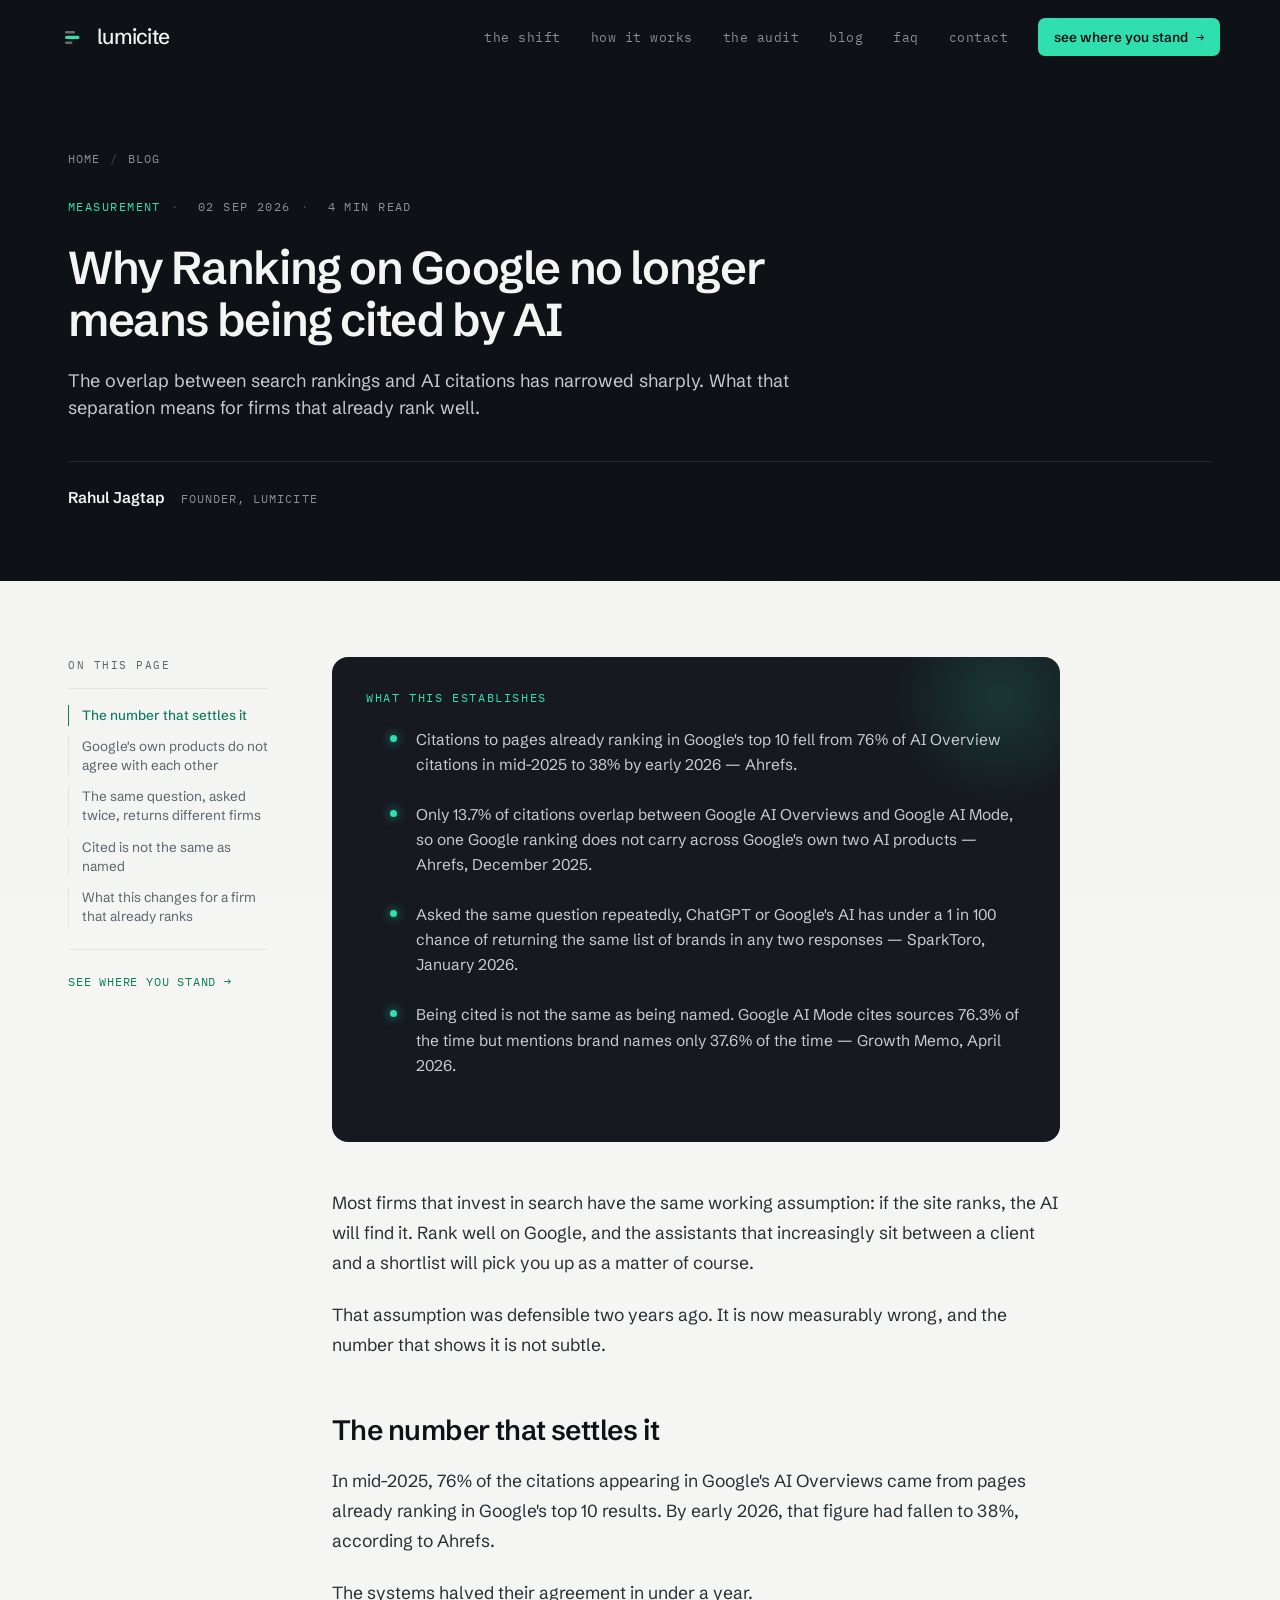
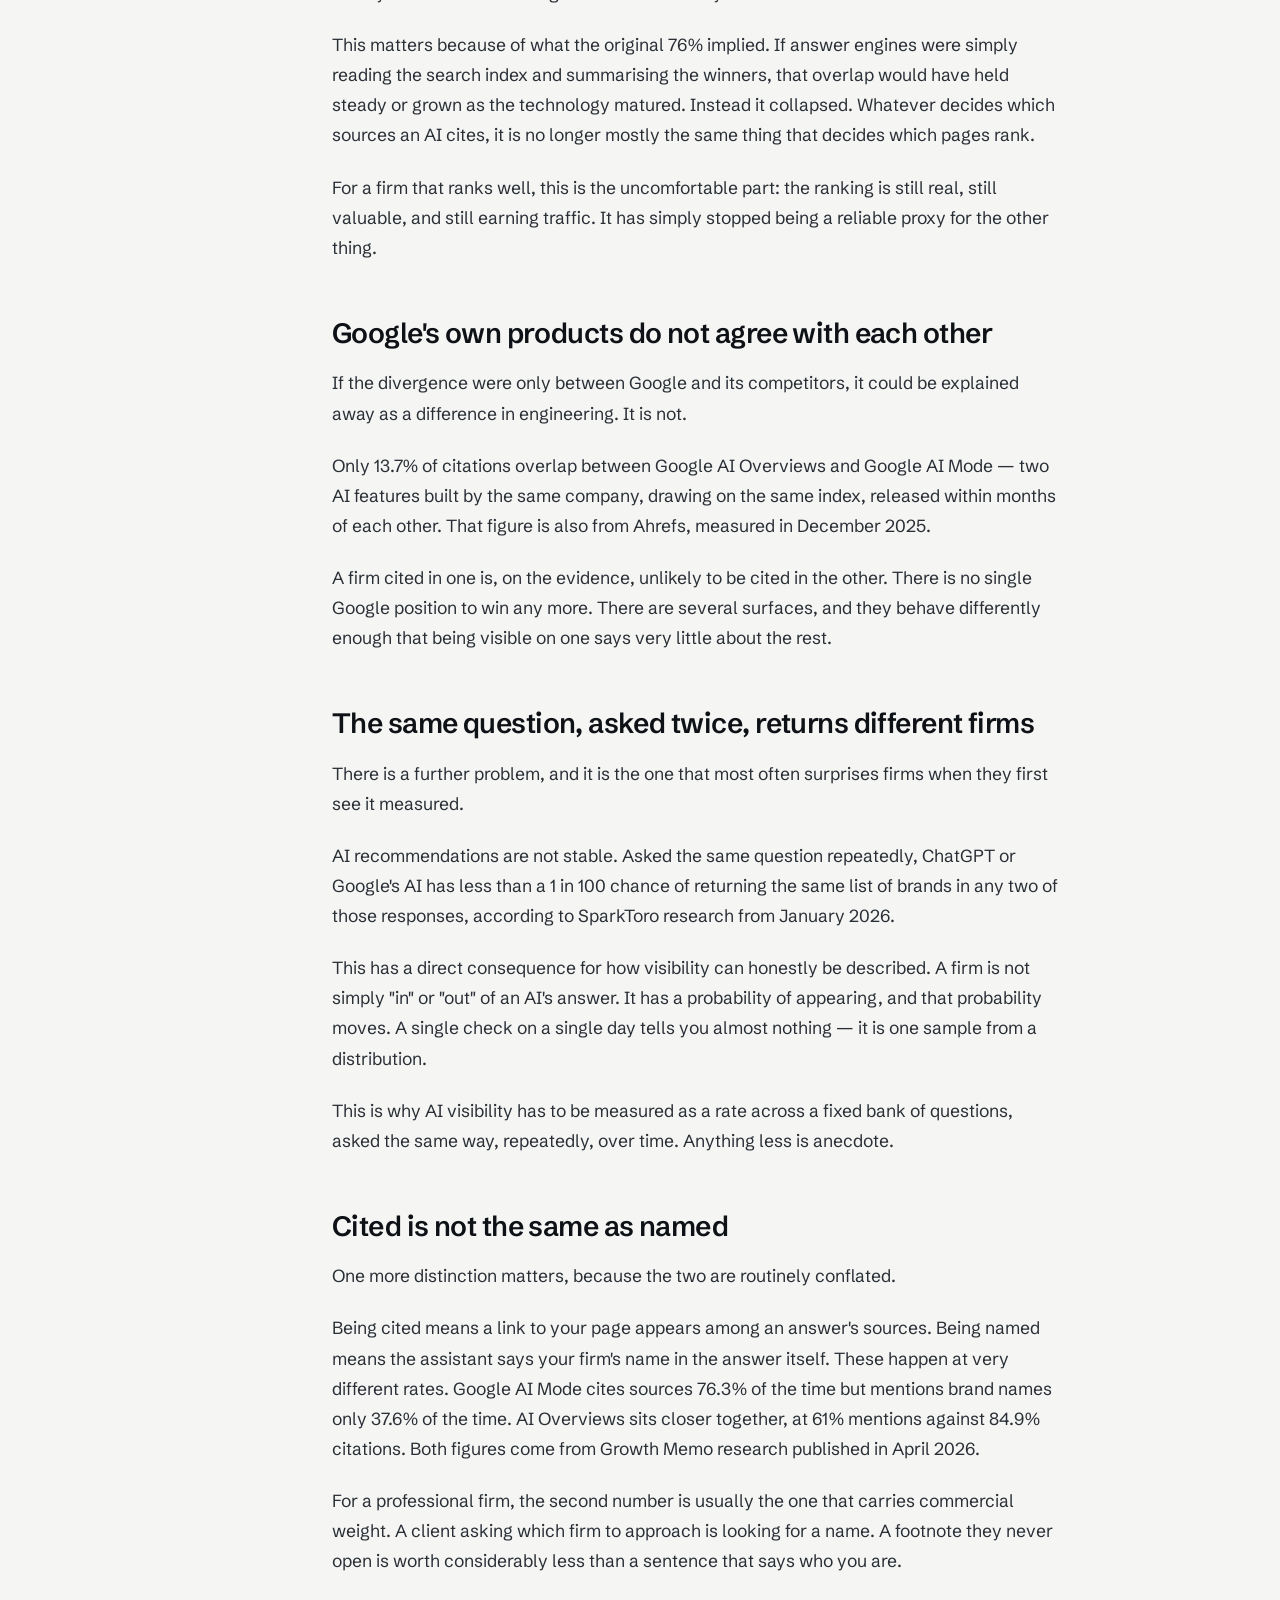
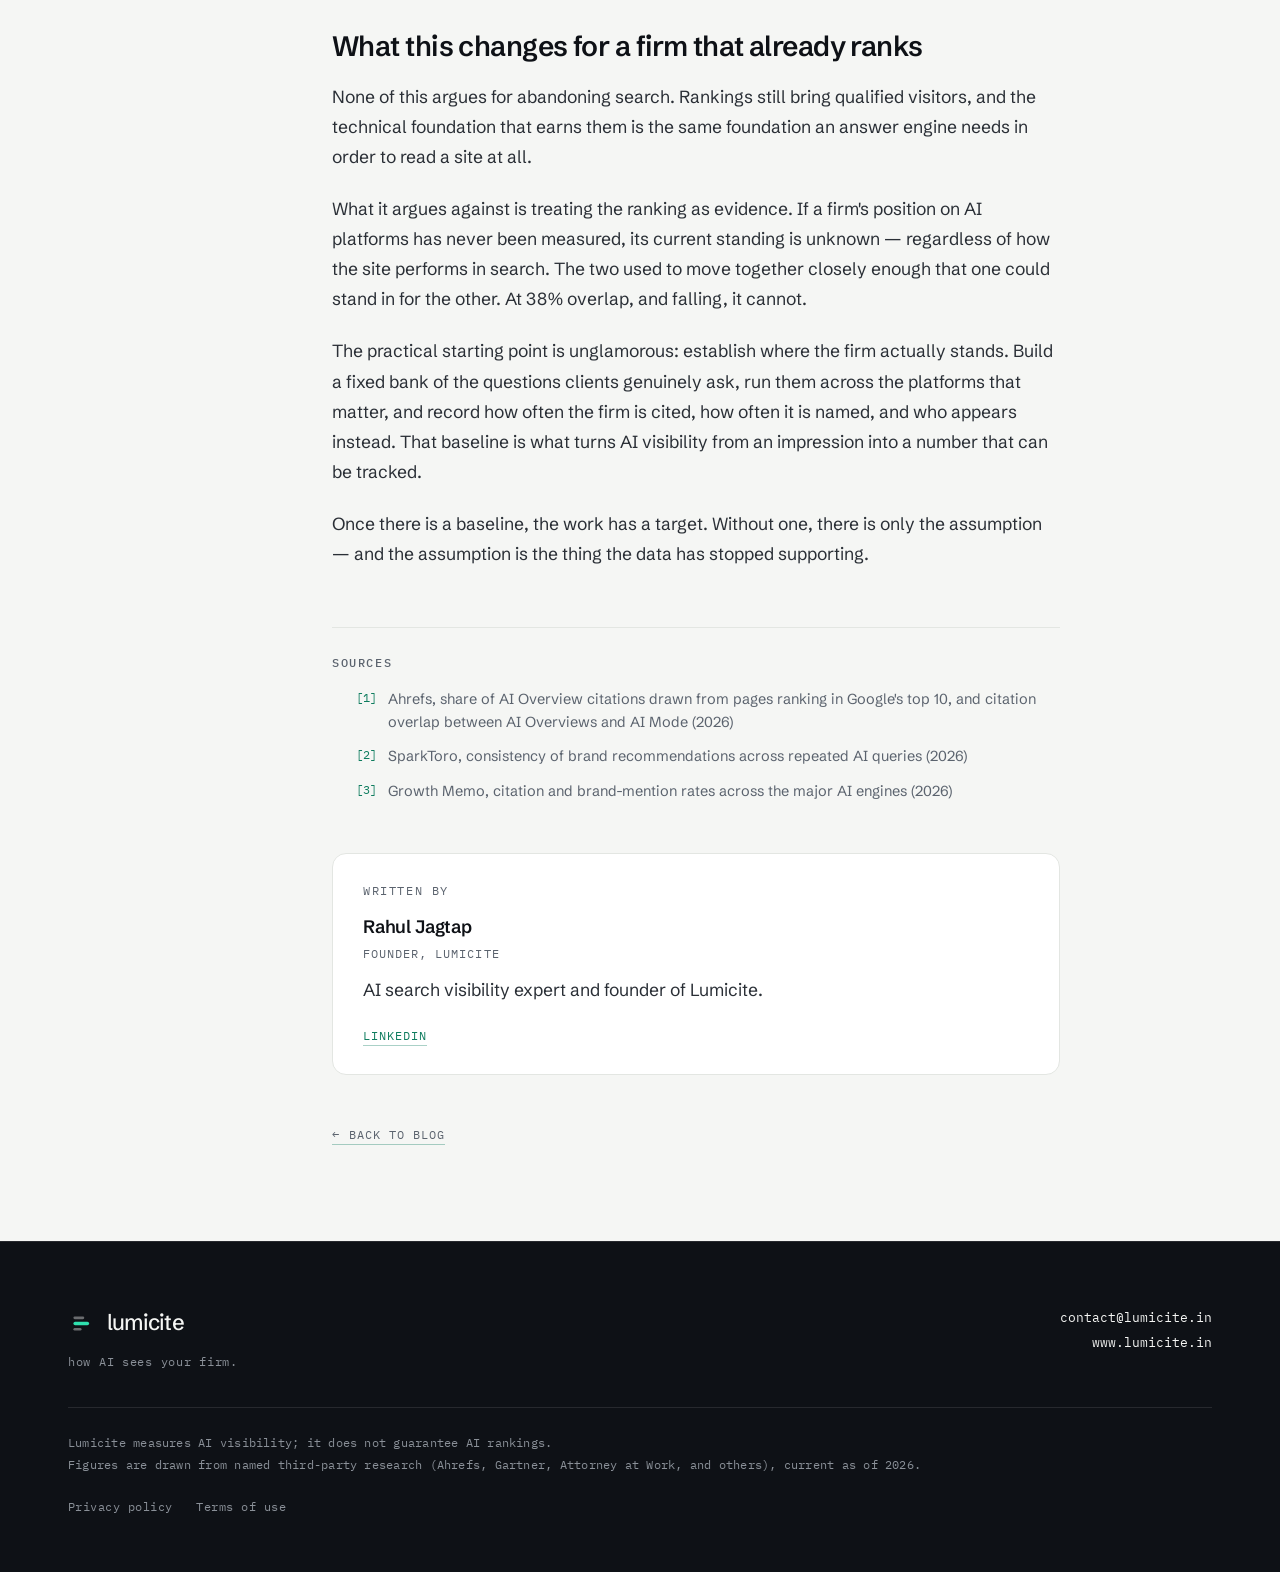
<file: blog/google-rankings-and-ai-citations/index.html>
<!DOCTYPE html>
<html lang="en">
<head>
<meta charset="UTF-8">
<meta name="viewport" content="width=device-width, initial-scale=1.0">
<title>Why Ranking on Google no longer means being cited by AI — Lumicite</title>
<meta name="description" content="The overlap between search rankings and AI citations has narrowed sharply. What that separation means for firms that already rank well.">
<meta name="theme-color" content="#0E1116">
<link rel="canonical" href="https://www.lumicite.in/blog/google-rankings-and-ai-citations/">

<!-- favicons -->
<link rel="icon" href="/assets/favicon/favicon.svg" type="image/svg+xml">
<link rel="icon" href="/assets/favicon/favicon-32.png" sizes="32x32" type="image/png">
<link rel="icon" href="/assets/favicon/favicon-16.png" sizes="16x16" type="image/png">
<link rel="shortcut icon" href="/assets/favicon/favicon.ico">
<link rel="apple-touch-icon" href="/assets/favicon/favicon-180.png">
<link rel="manifest" href="/site.webmanifest">

<!-- open graph / twitter -->
<meta property="og:type" content="article">
<meta property="og:title" content="Why Ranking on Google no longer means being cited by AI — Lumicite">
<meta property="og:description" content="The overlap between search rankings and AI citations has narrowed sharply. What that separation means for firms that already rank well.">
<meta property="og:image" content="https://www.lumicite.in/assets/og-image.png">
<meta property="og:image:width" content="1200">
<meta property="og:image:height" content="630">
<meta property="og:url" content="https://www.lumicite.in/blog/google-rankings-and-ai-citations/">
<meta property="og:site_name" content="Lumicite">
<meta name="twitter:card" content="summary_large_image">
<meta name="twitter:title" content="Why Ranking on Google no longer means being cited by AI — Lumicite">
<meta name="twitter:description" content="The overlap between search rankings and AI citations has narrowed sharply. What that separation means for firms that already rank well.">
<meta name="twitter:image" content="https://www.lumicite.in/assets/og-image.png">

<script type="application/ld+json">
{
  "@context": "https://schema.org",
  "@graph": [
    {
      "@type": "BlogPosting",
      "@id": "https://www.lumicite.in/blog/google-rankings-and-ai-citations/#article",
      "headline": "Why Ranking on Google no longer means being cited by AI",
      "description": "The overlap between search rankings and AI citations has narrowed sharply. What that separation means for firms that already rank well.",
      "url": "https://www.lumicite.in/blog/google-rankings-and-ai-citations/",
      "datePublished": "2026-09-02",
      "dateModified": "2026-09-02",
      "inLanguage": "en",
      "image": "https://www.lumicite.in/assets/og-image.png",
      "mainEntityOfPage": { "@type": "WebPage", "@id": "https://www.lumicite.in/blog/google-rankings-and-ai-citations/" },
      "author": { "@id": "https://www.lumicite.in/blog/author/rahul-jagtap/#person" },
      "publisher": { "@id": "https://www.lumicite.in/#organization" },
      "citation": [
        {
          "@type": "CreativeWork",
          "name": "Ahrefs"
        },
        {
          "@type": "CreativeWork",
          "name": "SparkToro"
        },
        {
          "@type": "CreativeWork",
          "name": "Growth Memo"
        }
      ]
    },
    {
      "@type": "Person",
      "@id": "https://www.lumicite.in/blog/author/rahul-jagtap/#person",
      "name": "Rahul Jagtap",
      "jobTitle": "Founder",
      "description": "AI search visibility expert and founder of Lumicite.",
      "url": "https://www.lumicite.in/blog/author/rahul-jagtap/",
      "sameAs": ["https://www.linkedin.com/in/rahul-jagtap-906002194/"],
      "worksFor": { "@id": "https://www.lumicite.in/#organization" }
    },
    {
      "@type": "Organization",
      "@id": "https://www.lumicite.in/#organization",
      "name": "Lumicite",
      "url": "https://www.lumicite.in",
      "email": "contact@lumicite.in",
      "description": "AI search visibility for professional firms."
    },
    {
      "@type": "BreadcrumbList",
      "itemListElement": [
        { "@type": "ListItem", "position": 1, "name": "Home", "item": "https://www.lumicite.in/" },
        { "@type": "ListItem", "position": 2, "name": "Blog", "item": "https://www.lumicite.in/blog/" },
        { "@type": "ListItem", "position": 3, "name": "Why Ranking on Google no longer means being cited by AI" }
      ]
    }
  ]
}
</script>


<link rel="preconnect" href="https://fonts.googleapis.com">
<link rel="preconnect" href="https://fonts.gstatic.com" crossorigin>
<link href="https://fonts.googleapis.com/css2?family=Schibsted+Grotesk:ital,wght@0,400;0,500;0,600;0,700;0,800;1,400&family=IBM+Plex+Mono:wght@400;500;600&display=swap" rel="stylesheet">

<link rel="alternate" type="application/rss+xml" title="Lumicite blog" href="/feed.xml">

<link rel="stylesheet" href="/assets/site.css">
</head>
<body>
<div class="grain"></div>

<!-- the cited line — primary mark (sprite) -->
<svg width="0" height="0" style="position:absolute" aria-hidden="true" focusable="false"><symbol id="mark" viewBox="0 0 48 48">
  <rect x="10" y="12" width="20" height="5" rx="2.5" fill="currentColor" opacity="0.4"/>
  <rect class="dot" x="10" y="21.5" width="29" height="6.5" rx="3.25"/>
  <rect x="10" y="33" width="15" height="5" rx="2.5" fill="currentColor" opacity="0.4"/>
</symbol></svg>

<!-- ════════════════ NAV ════════════════ -->
<header class="nav" id="nav">
  <div class="nav-inner">
    <a class="lk" href="/" aria-label="Lumicite home">
      <svg class="mark" style="color:var(--paper)" role="img" aria-label="Lumicite mark"><use href="#mark"/></svg>
      <span class="wm">lumicite</span>
    </a>
    <div class="nav-menu" id="navmenu">
      <nav class="nav-links" aria-label="Primary">
        <a href="/#shift">the shift</a>
        <a href="/#how">how it works</a>
        <a href="/#audit">the audit</a>
        <a href="/blog/">blog</a>
        <a href="/#faq">faq</a>
        <a href="/#contact">contact</a>
      </nav>
      <a class="nav-cta" href="/#audit">see where you stand <span class="ar">→</span></a>
    </div>
    <button class="nav-burger" id="burger" aria-label="Menu" aria-expanded="false"><span></span><span></span><span></span></button>
  </div>
</header>

<main id="top">

<article>

  <!-- ════════════════ ARTICLE HEAD ════════════════ -->
  <header class="post-head dark">
    <div class="wrap">
      <nav class="crumbs" aria-label="Breadcrumb">
        <a href="/">home</a><span class="sep">/</span><a href="/blog/">blog</a>
      </nav>
      <div class="post-kicker">
        <span class="topic">measurement</span><span class="sep">·</span>
        <time datetime="2026-09-02">02 Sep 2026</time><span class="sep">·</span>
        <span>4 min read</span>
      </div>
      <h1 class="post-h1">Why Ranking on Google no longer means being cited by AI</h1>
      <p class="lead">The overlap between search rankings and AI citations has narrowed sharply. What that separation means for firms that already rank well.</p>
      <div class="byline">
        <span class="byline-name">Rahul Jagtap</span>
        <span class="byline-role">Founder, Lumicite</span>
      </div>
    </div>
  </header>

  <!-- ════════════════ ARTICLE BODY ════════════════ -->
  <section class="post-body-sec">
    <div class="wrap">
      <div class="post-grid">
      <details class="toc" id="toc" open>
        <summary class="toc-summary">on this page</summary>
        <nav class="toc-inner" aria-label="On this page">
          <ol class="toc-list">
            <li><a href="#the-number-that-settles-it">The number that settles it</a></li>
            <li><a href="#googles-own-products-do-not-agree-with-each-other">Google&#39;s own products do not agree with each other</a></li>
            <li><a href="#the-same-question-asked-twice-returns-different-firms">The same question, asked twice, returns different firms</a></li>
            <li><a href="#cited-is-not-the-same-as-named">Cited is not the same as named</a></li>
            <li><a href="#what-this-changes-for-a-firm-that-already-ranks">What this changes for a firm that already ranks</a></li>
          </ol>
          <div class="toc-cta">
            <a href="/#audit">See where you stand <span class="ar">→</span></a>
          </div>
        </nav>
      </details>

      <div class="prose">
        <aside class="takeaways" aria-label="Key takeaways">
          <div class="tk-label">what this establishes</div>
          <ol class="tk-list">
            <li>Citations to pages already ranking in Google's top 10 fell from 76% of AI Overview citations in mid-2025 to 38% by early 2026 — Ahrefs.</li>
            <li>Only 13.7% of citations overlap between Google AI Overviews and Google AI Mode, so one Google ranking does not carry across Google's own two AI products — Ahrefs, December 2025.</li>
            <li>Asked the same question repeatedly, ChatGPT or Google's AI has under a 1 in 100 chance of returning the same list of brands in any two responses — SparkToro, January 2026.</li>
            <li>Being cited is not the same as being named. Google AI Mode cites sources 76.3% of the time but mentions brand names only 37.6% of the time — Growth Memo, April 2026.</li>
          </ol>
        </aside>

        <p>Most firms that invest in search have the same working assumption: if the site ranks, the AI will find it. Rank well on Google, and the assistants that increasingly sit between a client and a shortlist will pick you up as a matter of course.</p>
<p>That assumption was defensible two years ago. It is now measurably wrong, and the number that shows it is not subtle.</p>
<h2 id="the-number-that-settles-it">The number that settles it</h2>
<p>In mid-2025, 76% of the citations appearing in Google's AI Overviews came from pages already ranking in Google's top 10 results. By early 2026, that figure had fallen to 38%, according to Ahrefs.</p>
<p>The systems halved their agreement in under a year.</p>
<p>This matters because of what the original 76% implied. If answer engines were simply reading the search index and summarising the winners, that overlap would have held steady or grown as the technology matured. Instead it collapsed. Whatever decides which sources an AI cites, it is no longer mostly the same thing that decides which pages rank.</p>
<p>For a firm that ranks well, this is the uncomfortable part: the ranking is still real, still valuable, and still earning traffic. It has simply stopped being a reliable proxy for the other thing.</p>
<h2 id="googles-own-products-do-not-agree-with-each-other">Google's own products do not agree with each other</h2>
<p>If the divergence were only between Google and its competitors, it could be explained away as a difference in engineering. It is not.</p>
<p>Only 13.7% of citations overlap between Google AI Overviews and Google AI Mode — two AI features built by the same company, drawing on the same index, released within months of each other. That figure is also from Ahrefs, measured in December 2025.</p>
<p>A firm cited in one is, on the evidence, unlikely to be cited in the other. There is no single Google position to win any more. There are several surfaces, and they behave differently enough that being visible on one says very little about the rest.</p>
<h2 id="the-same-question-asked-twice-returns-different-firms">The same question, asked twice, returns different firms</h2>
<p>There is a further problem, and it is the one that most often surprises firms when they first see it measured.</p>
<p>AI recommendations are not stable. Asked the same question repeatedly, ChatGPT or Google's AI has less than a 1 in 100 chance of returning the same list of brands in any two of those responses, according to SparkToro research from January 2026.</p>
<p>This has a direct consequence for how visibility can honestly be described. A firm is not simply &quot;in&quot; or &quot;out&quot; of an AI's answer. It has a probability of appearing, and that probability moves. A single check on a single day tells you almost nothing — it is one sample from a distribution.</p>
<p>This is why AI visibility has to be measured as a rate across a fixed bank of questions, asked the same way, repeatedly, over time. Anything less is anecdote.</p>
<h2 id="cited-is-not-the-same-as-named">Cited is not the same as named</h2>
<p>One more distinction matters, because the two are routinely conflated.</p>
<p>Being cited means a link to your page appears among an answer's sources. Being named means the assistant says your firm's name in the answer itself. These happen at very different rates. Google AI Mode cites sources 76.3% of the time but mentions brand names only 37.6% of the time. AI Overviews sits closer together, at 61% mentions against 84.9% citations. Both figures come from Growth Memo research published in April 2026.</p>
<p>For a professional firm, the second number is usually the one that carries commercial weight. A client asking which firm to approach is looking for a name. A footnote they never open is worth considerably less than a sentence that says who you are.</p>
<h2 id="what-this-changes-for-a-firm-that-already-ranks">What this changes for a firm that already ranks</h2>
<p>None of this argues for abandoning search. Rankings still bring qualified visitors, and the technical foundation that earns them is the same foundation an answer engine needs in order to read a site at all.</p>
<p>What it argues against is treating the ranking as evidence. If a firm's position on AI platforms has never been measured, its current standing is unknown — regardless of how the site performs in search. The two used to move together closely enough that one could stand in for the other. At 38% overlap, and falling, it cannot.</p>
<p>The practical starting point is unglamorous: establish where the firm actually stands. Build a fixed bank of the questions clients genuinely ask, run them across the platforms that matter, and record how often the firm is cited, how often it is named, and who appears instead. That baseline is what turns AI visibility from an impression into a number that can be tracked.</p>
<p>Once there is a baseline, the work has a target. Without one, there is only the assumption — and the assumption is the thing the data has stopped supporting.</p>

        <section class="sources" aria-label="Sources">
          <h2 class="sources-h">Sources</h2>
          <ol class="sources-list">
            <li>Ahrefs, share of AI Overview citations drawn from pages ranking in Google&#39;s top 10, and citation overlap between AI Overviews and AI Mode (2026)
            </li>
            <li>SparkToro, consistency of brand recommendations across repeated AI queries (2026)
            </li>
            <li>Growth Memo, citation and brand-mention rates across the major AI engines (2026)
            </li>
          </ol>
        </section>

        <aside class="author-card">
          <div class="ac-label">written by</div>
          <div class="ac-name">Rahul Jagtap</div>
          <div class="ac-role">Founder, Lumicite</div>
          <p class="ac-bio">AI search visibility expert and founder of Lumicite.</p>
          <div class="ac-links">
            <a href="https://www.linkedin.com/in/rahul-jagtap-906002194/" rel="noopener">LinkedIn</a>
          </div>
        </aside>

        <div class="post-back">
          <a href="/blog/"><span class="ar">←</span> back to blog</a>
        </div>

      </div>
      </div>
    </div>
  </section>

</article>

</main>

<!-- ════════════════ FOOTER ════════════════ -->
<footer>
  <div class="wrap">
    <div class="foot-top">
      <div>
        <a class="lk" href="/" aria-label="Lumicite home">
          <svg class="mark" style="color:var(--paper)" aria-hidden="true"><use href="#mark"/></svg>
          <span class="wm">lumicite</span>
        </a>
        <div class="foot-tag">how AI sees your firm.</div>
      </div>
      <div class="foot-contact">
        <a href="mailto:contact@lumicite.in">contact@lumicite.in</a><br>
        <a href="https://www.lumicite.in">www.lumicite.in</a>
      </div>
    </div>
    <div class="foot-rule"></div>
    <div class="foot-fine">
      Lumicite measures AI visibility; it does not guarantee AI rankings.<br>
      Figures are drawn from named third-party research (Ahrefs, Gartner, Attorney at Work, and others), current as of 2026.
    </div>
    <div class="foot-legal">
      <a href="/#privacy">Privacy policy</a>
      <a href="/#terms">Terms of use</a>
    </div>
  </div>
</footer>

<script src="/assets/site.js"></script>
</body>
</html>
</file>
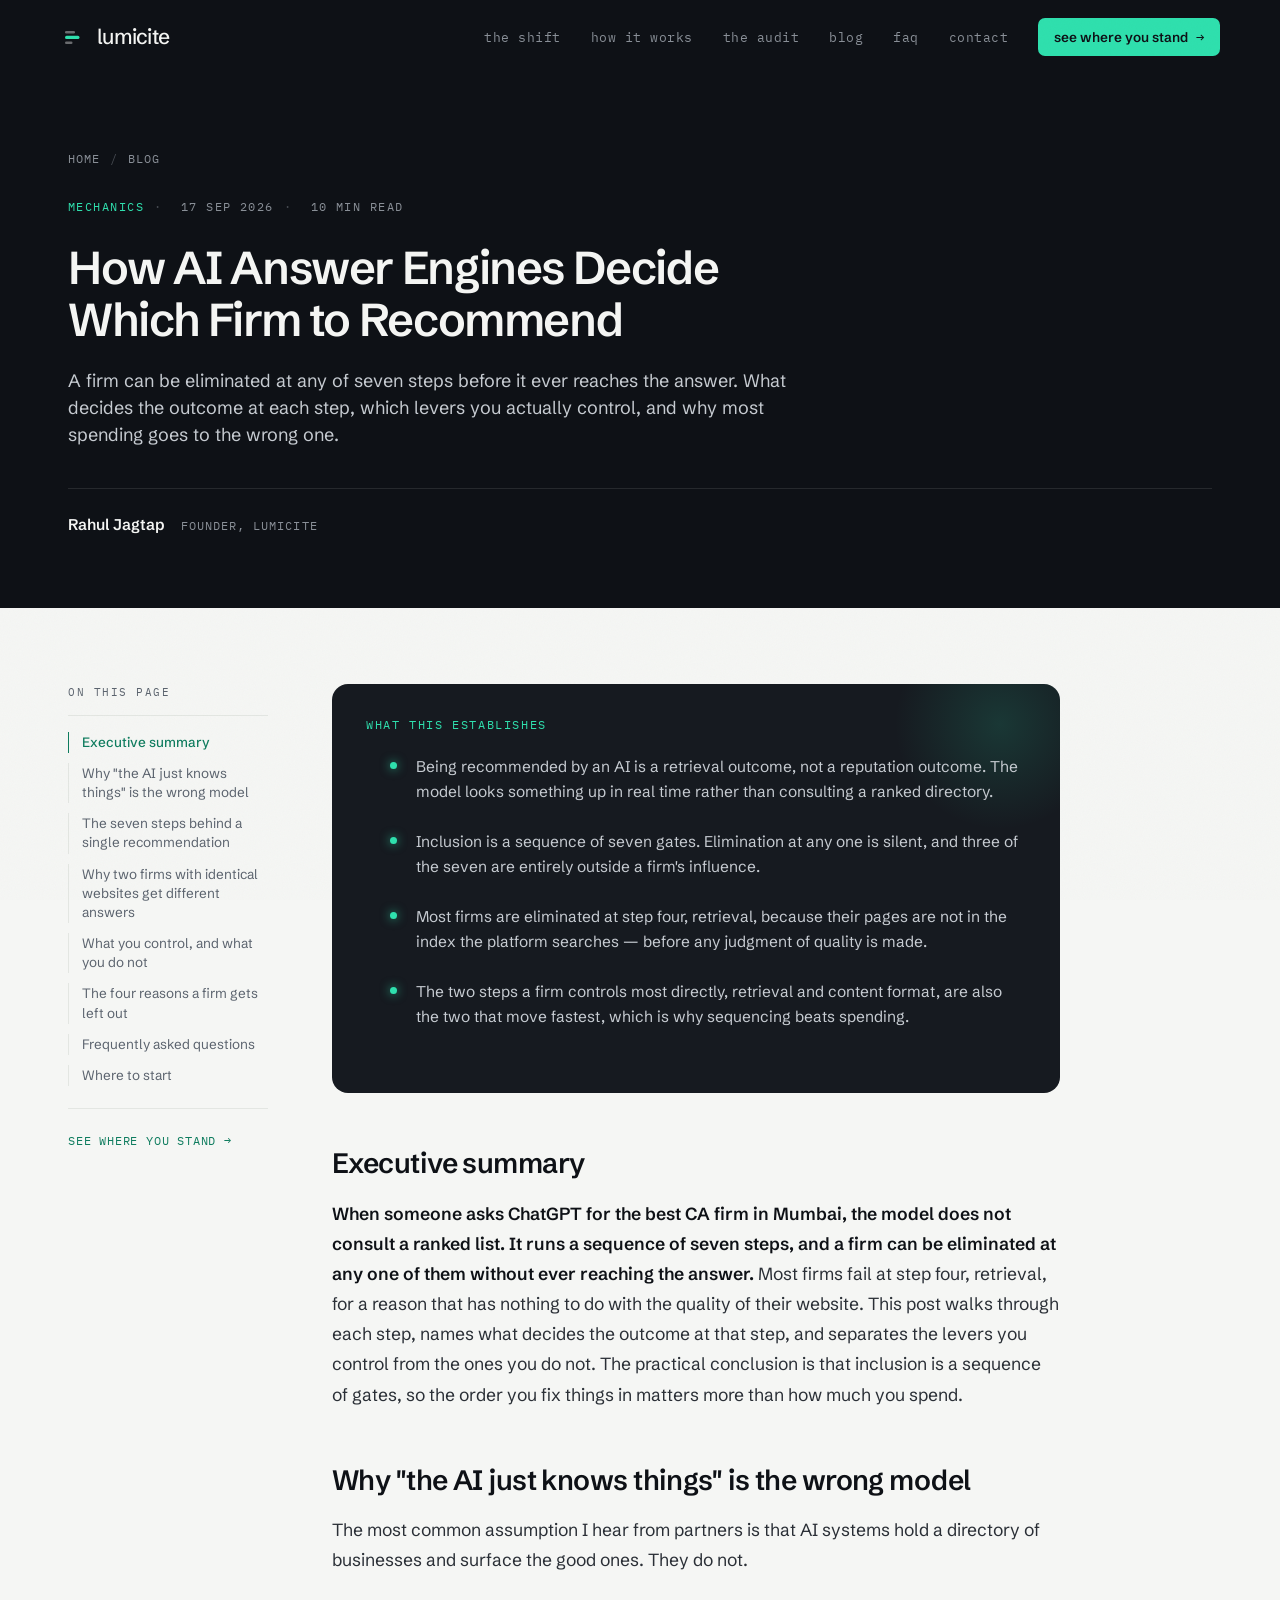
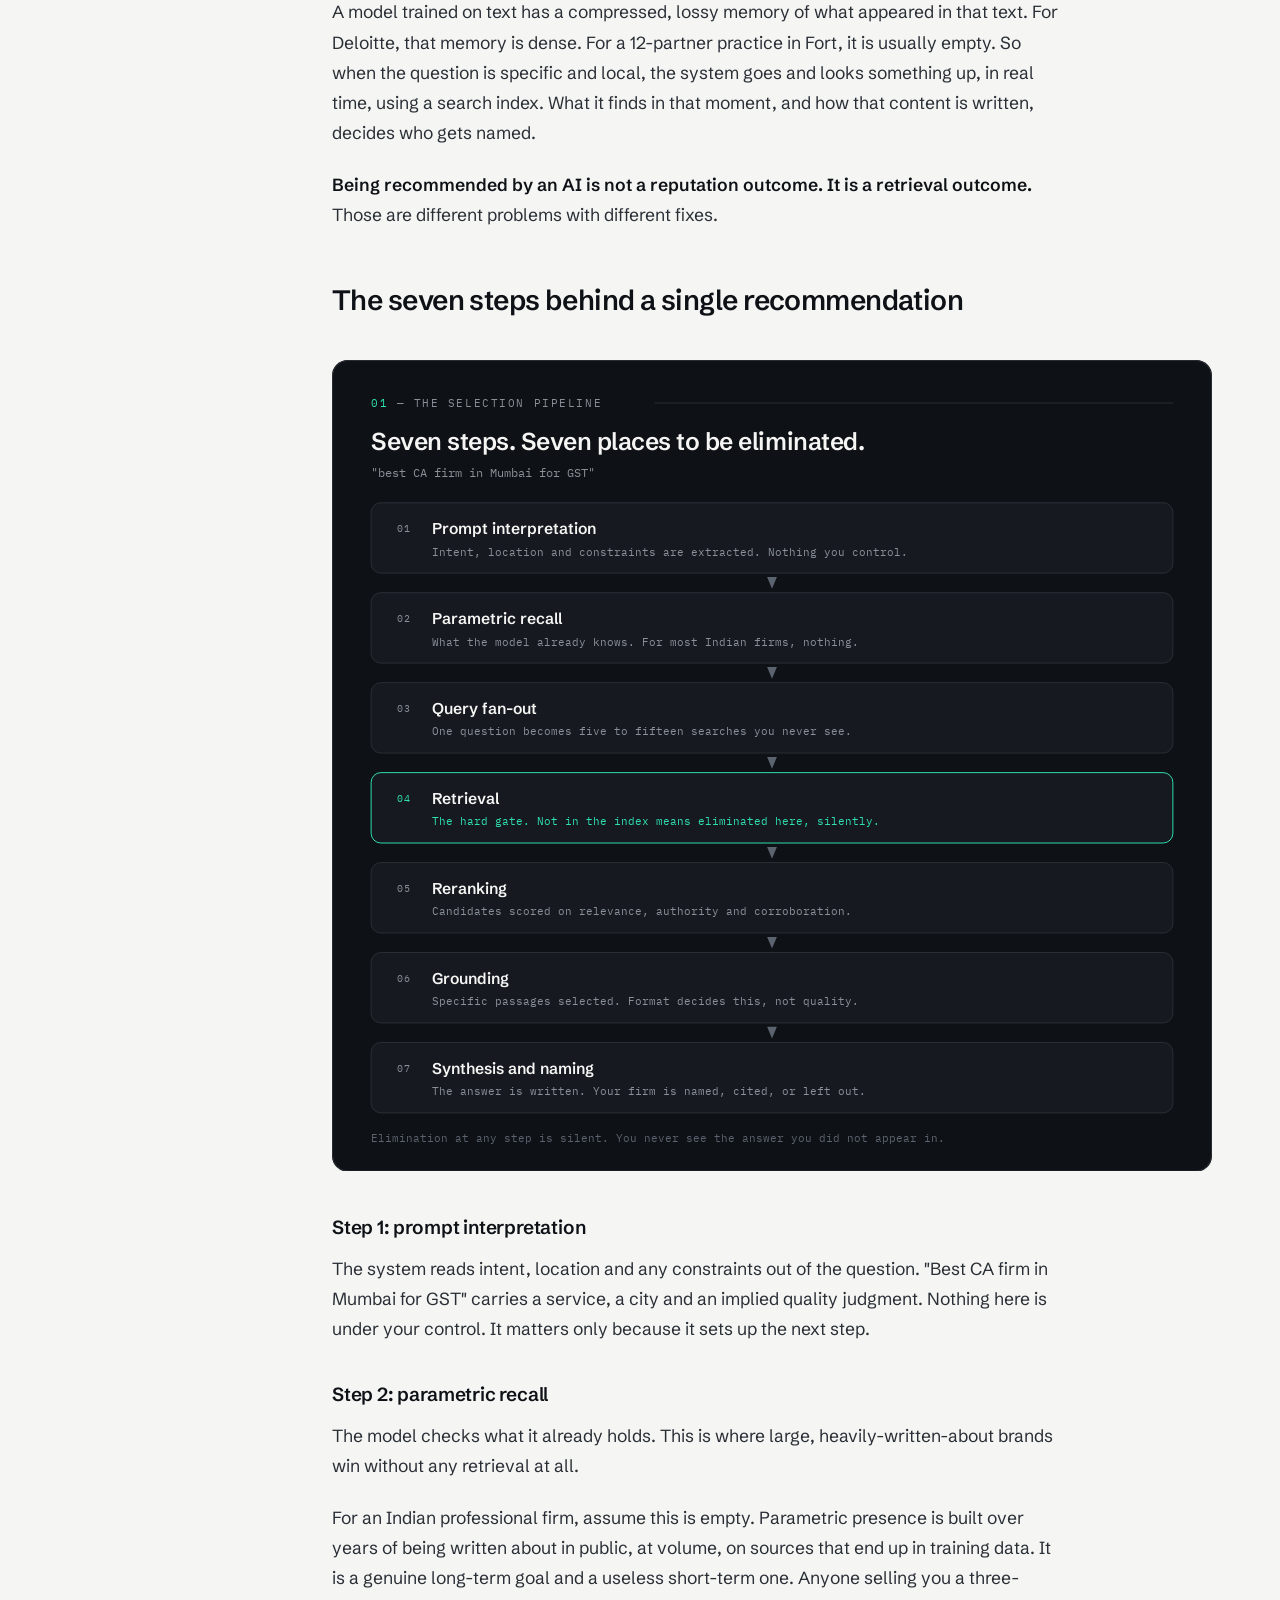
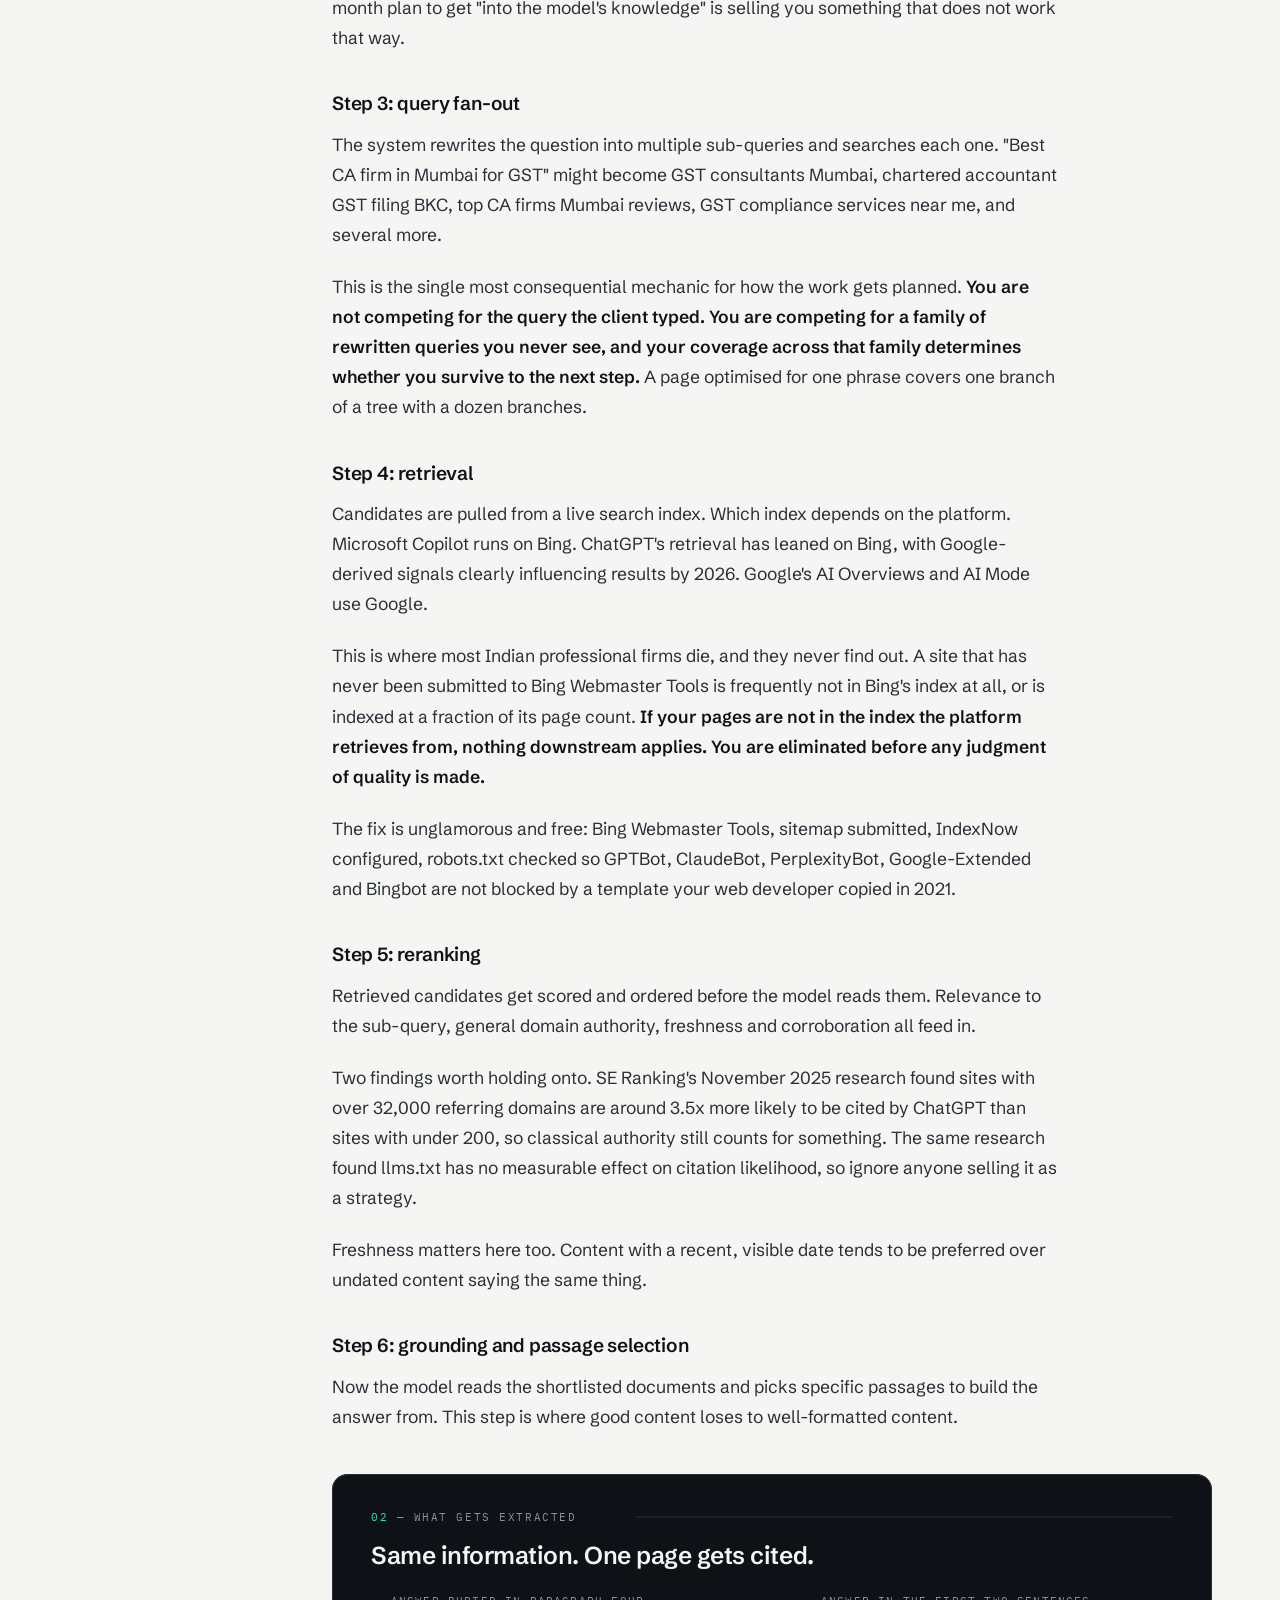
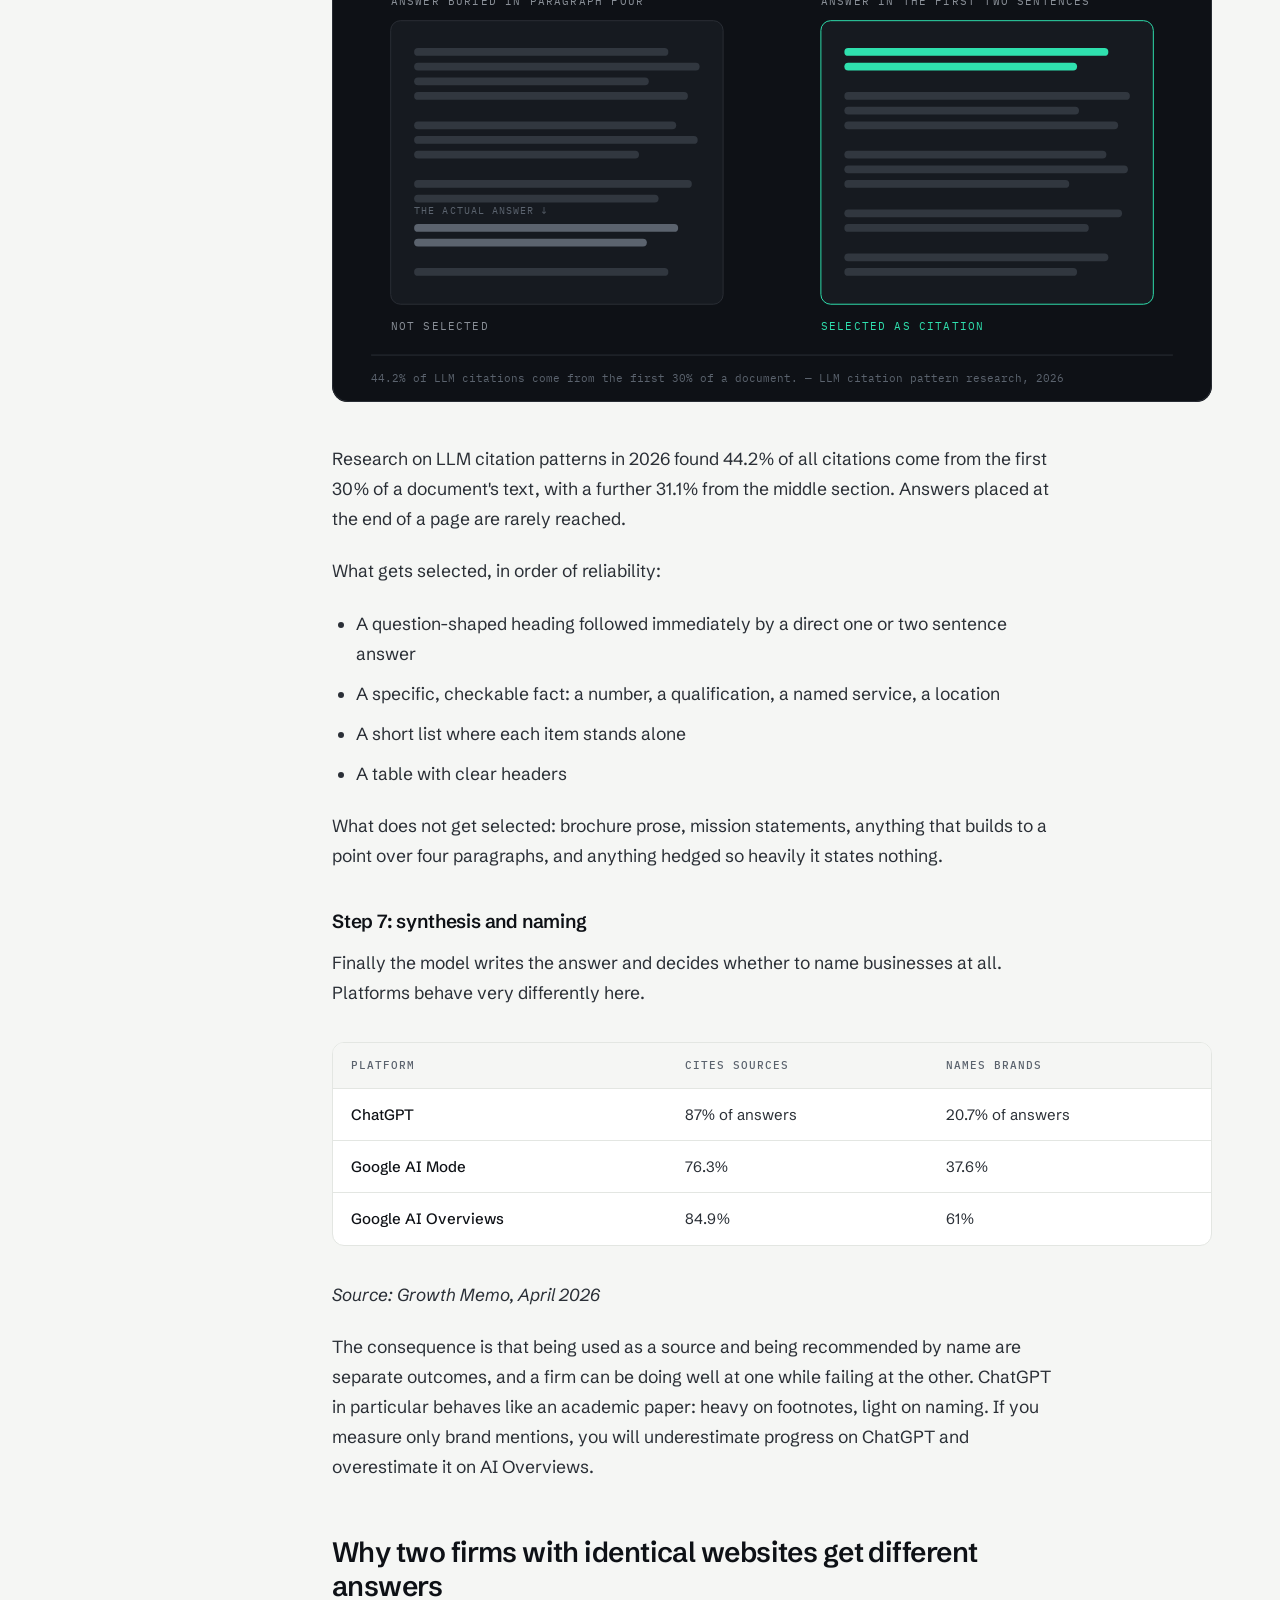
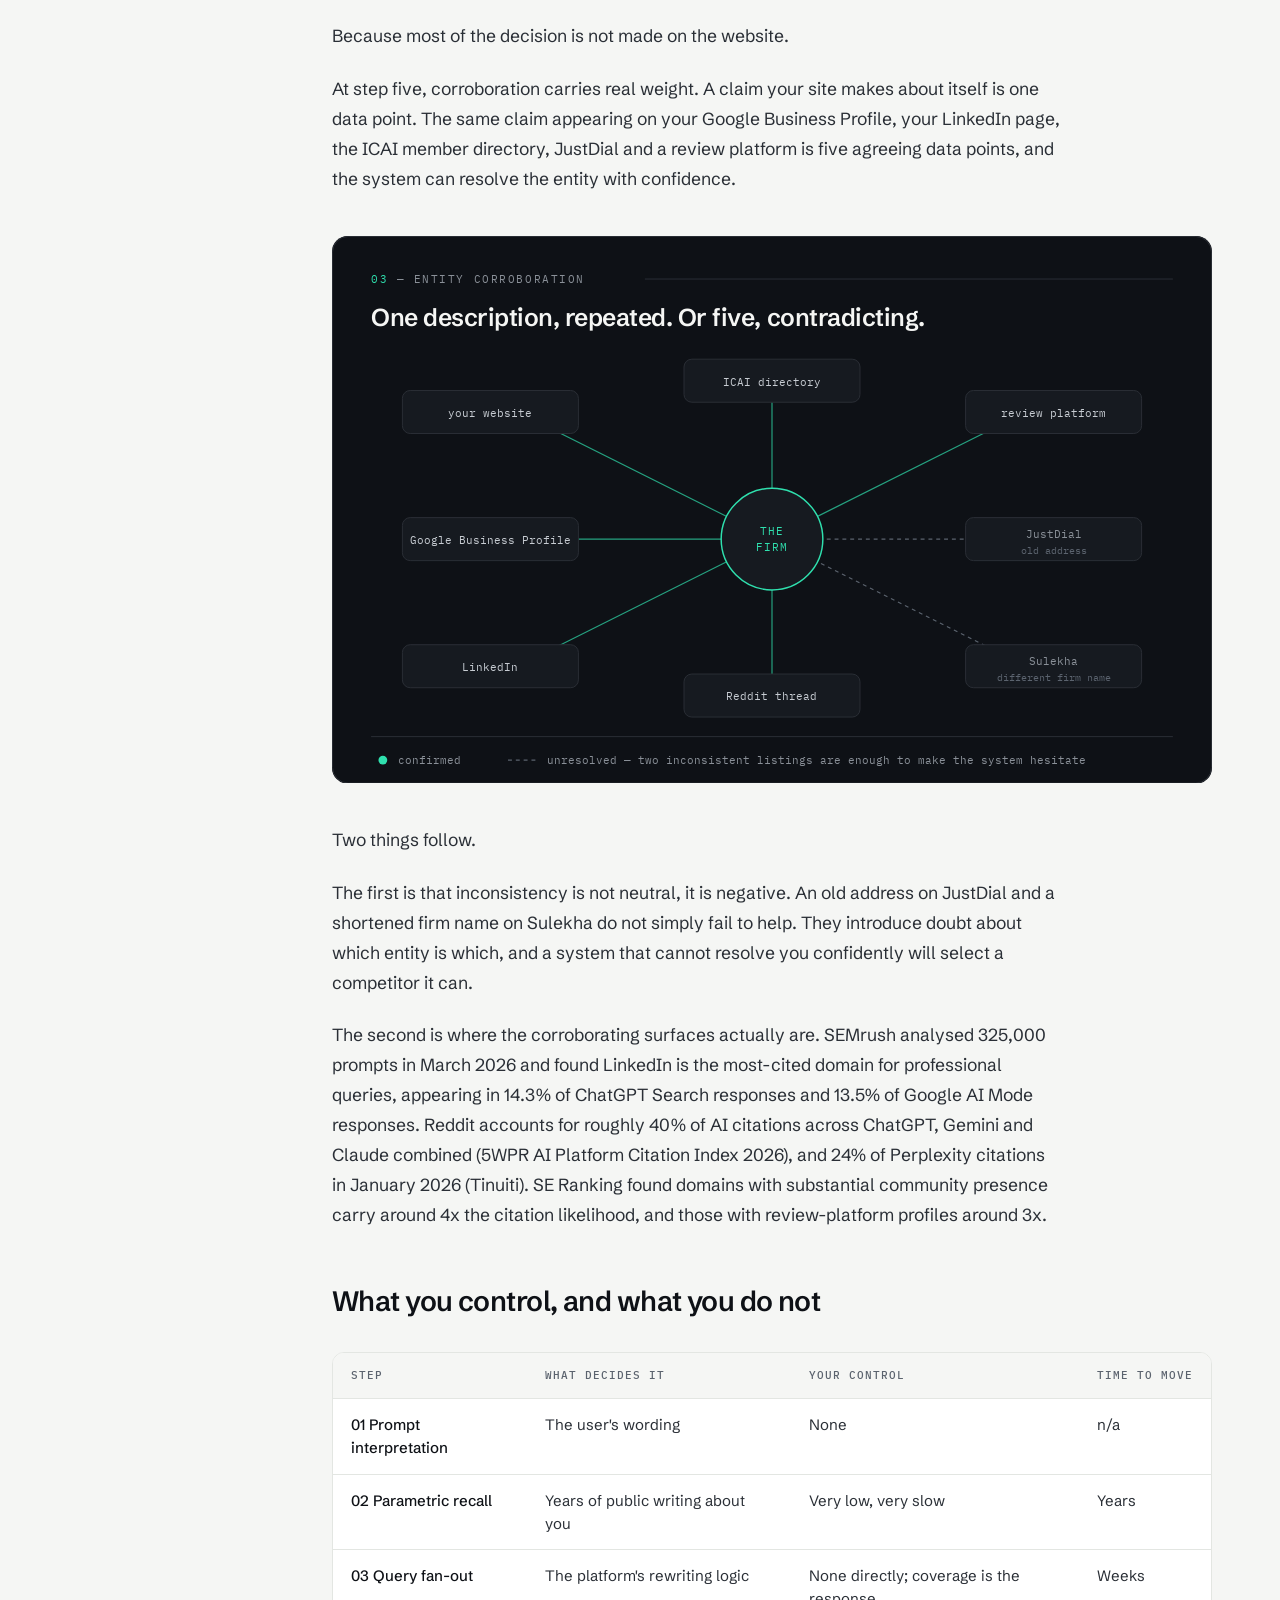
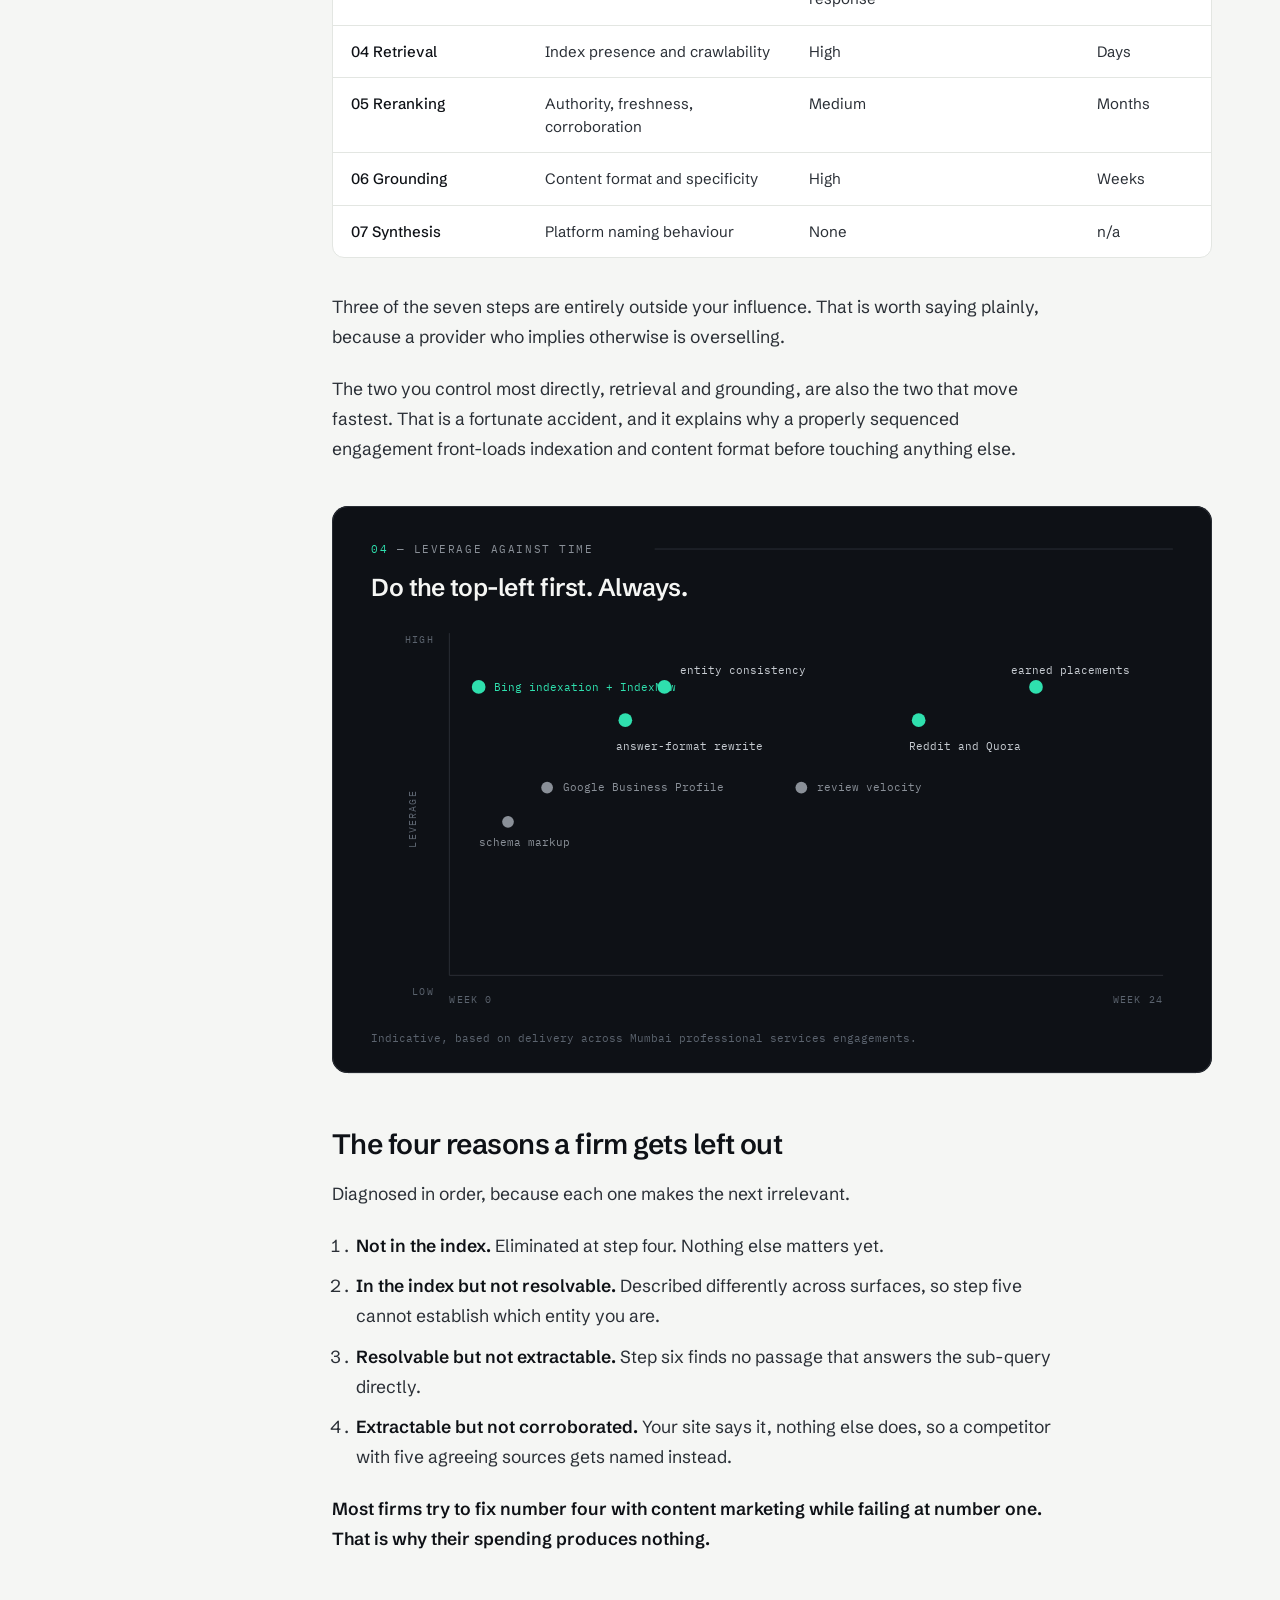
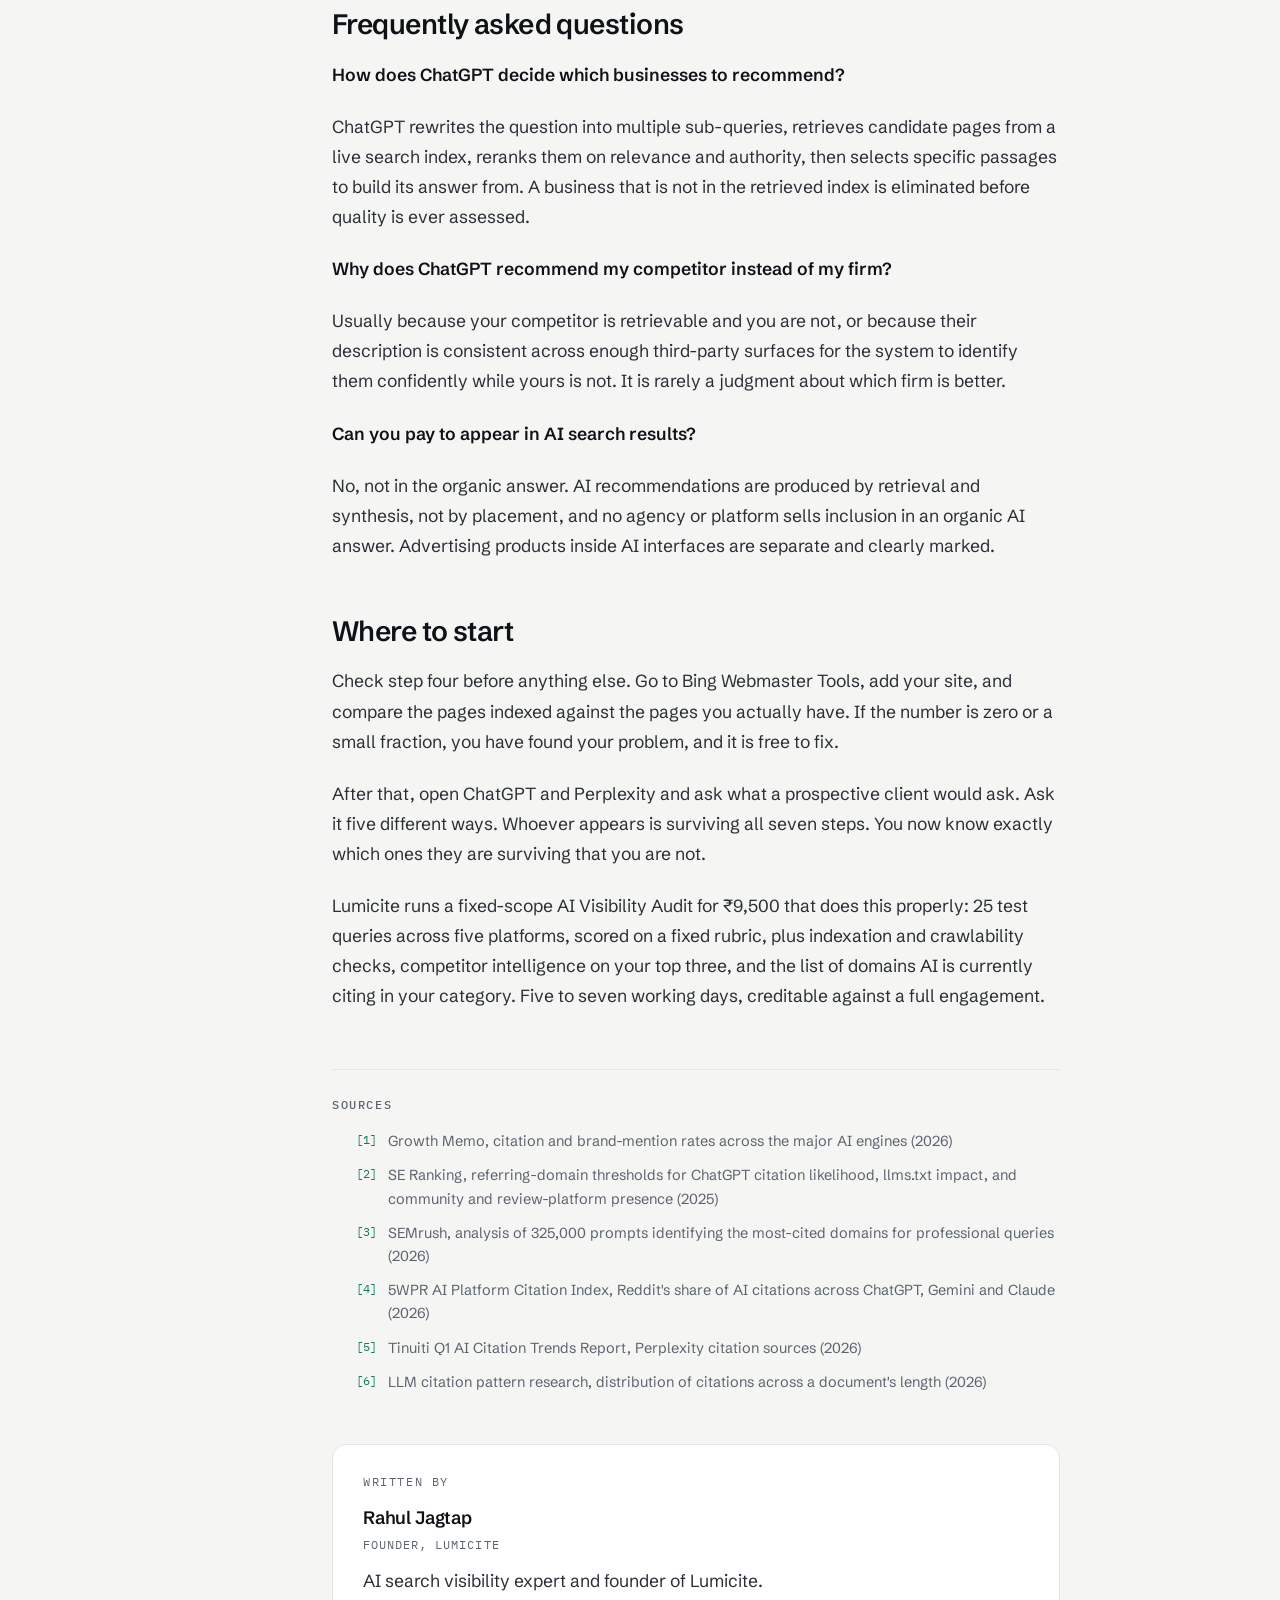
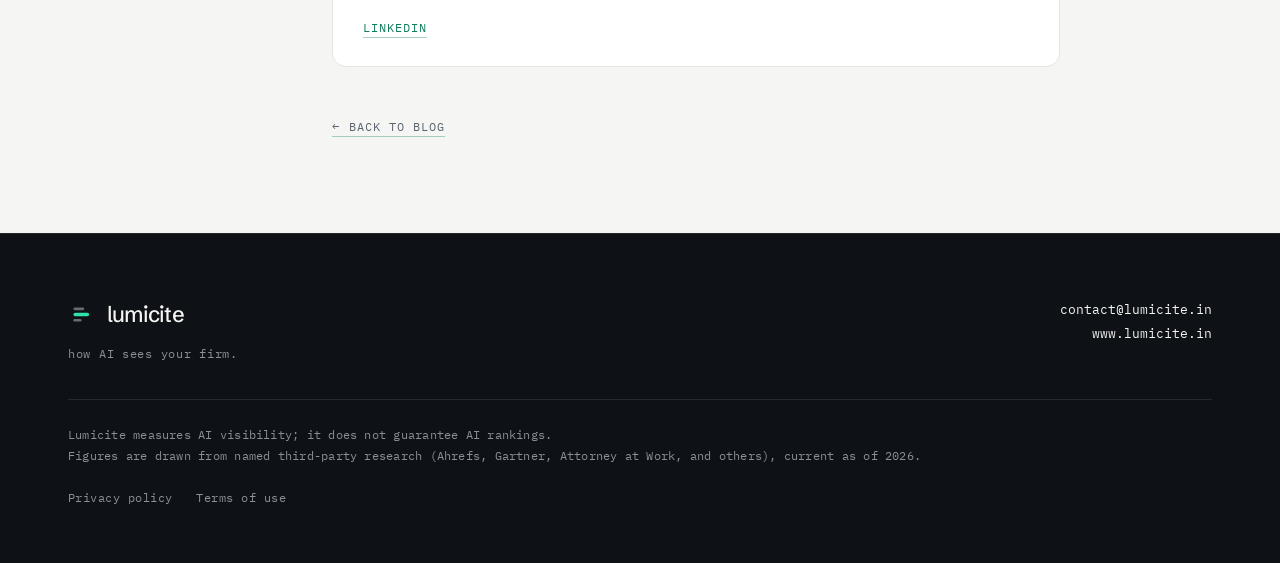
<file: blog/how-ai-engines-decide-which-firm-to-recommend/index.html>
<!DOCTYPE html>
<html lang="en">
<head>
<meta charset="UTF-8">
<meta name="viewport" content="width=device-width, initial-scale=1.0">
<title>How AI Answer Engines Decide Which Firm to Recommend — Lumicite</title>
<meta name="description" content="A firm can be eliminated at any of seven steps before it ever reaches the answer. What decides the outcome at each step, which levers you actually control, and why most spending goes to the wrong one.">
<meta name="theme-color" content="#0E1116">
<link rel="canonical" href="https://www.lumicite.in/blog/how-ai-engines-decide-which-firm-to-recommend/">

<!-- favicons -->
<link rel="icon" href="/assets/favicon/favicon.svg" type="image/svg+xml">
<link rel="icon" href="/assets/favicon/favicon-32.png" sizes="32x32" type="image/png">
<link rel="icon" href="/assets/favicon/favicon-16.png" sizes="16x16" type="image/png">
<link rel="shortcut icon" href="/assets/favicon/favicon.ico">
<link rel="apple-touch-icon" href="/assets/favicon/favicon-180.png">
<link rel="manifest" href="/site.webmanifest">

<!-- open graph / twitter -->
<meta property="og:type" content="article">
<meta property="og:title" content="How AI Answer Engines Decide Which Firm to Recommend — Lumicite">
<meta property="og:description" content="A firm can be eliminated at any of seven steps before it ever reaches the answer. What decides the outcome at each step, which levers you actually control, and why most spending goes to the wrong one.">
<meta property="og:image" content="https://www.lumicite.in/assets/og-image.png">
<meta property="og:image:width" content="1200">
<meta property="og:image:height" content="630">
<meta property="og:url" content="https://www.lumicite.in/blog/how-ai-engines-decide-which-firm-to-recommend/">
<meta property="og:site_name" content="Lumicite">
<meta name="twitter:card" content="summary_large_image">
<meta name="twitter:title" content="How AI Answer Engines Decide Which Firm to Recommend — Lumicite">
<meta name="twitter:description" content="A firm can be eliminated at any of seven steps before it ever reaches the answer. What decides the outcome at each step, which levers you actually control, and why most spending goes to the wrong one.">
<meta name="twitter:image" content="https://www.lumicite.in/assets/og-image.png">

<script type="application/ld+json">
{
  "@context": "https://schema.org",
  "@graph": [
    {
      "@type": "BlogPosting",
      "@id": "https://www.lumicite.in/blog/how-ai-engines-decide-which-firm-to-recommend/#article",
      "headline": "How AI Answer Engines Decide Which Firm to Recommend",
      "description": "A firm can be eliminated at any of seven steps before it ever reaches the answer. What decides the outcome at each step, which levers you actually control, and why most spending goes to the wrong one.",
      "url": "https://www.lumicite.in/blog/how-ai-engines-decide-which-firm-to-recommend/",
      "datePublished": "2026-09-17",
      "dateModified": "2026-09-17",
      "inLanguage": "en",
      "image": "https://www.lumicite.in/assets/og-image.png",
      "mainEntityOfPage": { "@type": "WebPage", "@id": "https://www.lumicite.in/blog/how-ai-engines-decide-which-firm-to-recommend/" },
      "author": { "@id": "https://www.lumicite.in/blog/author/rahul-jagtap/#person" },
      "publisher": { "@id": "https://www.lumicite.in/#organization" },
      "citation": [
        {
          "@type": "CreativeWork",
          "name": "Growth Memo"
        },
        {
          "@type": "CreativeWork",
          "name": "SE Ranking"
        },
        {
          "@type": "CreativeWork",
          "name": "SEMrush"
        },
        {
          "@type": "CreativeWork",
          "name": "5WPR AI Platform Citation Index"
        },
        {
          "@type": "CreativeWork",
          "name": "Tinuiti Q1 AI Citation Trends Report"
        },
        {
          "@type": "CreativeWork",
          "name": "LLM citation pattern research"
        }
      ]
    },
    {
      "@type": "Person",
      "@id": "https://www.lumicite.in/blog/author/rahul-jagtap/#person",
      "name": "Rahul Jagtap",
      "jobTitle": "Founder",
      "description": "AI search visibility expert and founder of Lumicite.",
      "url": "https://www.lumicite.in/blog/author/rahul-jagtap/",
      "sameAs": ["https://www.linkedin.com/in/rahul-jagtap-906002194/"],
      "worksFor": { "@id": "https://www.lumicite.in/#organization" }
    },
    {
      "@type": "Organization",
      "@id": "https://www.lumicite.in/#organization",
      "name": "Lumicite",
      "url": "https://www.lumicite.in",
      "email": "contact@lumicite.in",
      "description": "AI search visibility for professional firms."
    },
    {
      "@type": "BreadcrumbList",
      "itemListElement": [
        { "@type": "ListItem", "position": 1, "name": "Home", "item": "https://www.lumicite.in/" },
        { "@type": "ListItem", "position": 2, "name": "Blog", "item": "https://www.lumicite.in/blog/" },
        { "@type": "ListItem", "position": 3, "name": "How AI Answer Engines Decide Which Firm to Recommend" }
      ]
    },
    {
      "@type": "FAQPage",
      "@id": "https://www.lumicite.in/blog/how-ai-engines-decide-which-firm-to-recommend/#faq",
      "mainEntity": [
        {
          "@type": "Question",
          "name": "How does ChatGPT decide which businesses to recommend?",
          "acceptedAnswer": { "@type": "Answer", "text": "ChatGPT rewrites the question into multiple sub-queries, retrieves candidate pages from a live search index, reranks them on relevance and authority, then selects specific passages to build its answer from. A business that is not in the retrieved index is eliminated before quality is ever assessed." }
        },
        {
          "@type": "Question",
          "name": "Why does ChatGPT recommend my competitor instead of my firm?",
          "acceptedAnswer": { "@type": "Answer", "text": "Usually because your competitor is retrievable and you are not, or because their description is consistent across enough third-party surfaces for the system to identify them confidently while yours is not. It is rarely a judgment about which firm is better." }
        },
        {
          "@type": "Question",
          "name": "Can you pay to appear in AI search results?",
          "acceptedAnswer": { "@type": "Answer", "text": "No, not in the organic answer. AI recommendations are produced by retrieval and synthesis, not by placement, and no agency or platform sells inclusion in an organic AI answer. Advertising products inside AI interfaces are separate and clearly marked." }
        }
      ]
    }
  ]
}
</script>


<link rel="preconnect" href="https://fonts.googleapis.com">
<link rel="preconnect" href="https://fonts.gstatic.com" crossorigin>
<link href="https://fonts.googleapis.com/css2?family=Schibsted+Grotesk:ital,wght@0,400;0,500;0,600;0,700;0,800;1,400&family=IBM+Plex+Mono:wght@400;500;600&display=swap" rel="stylesheet">

<link rel="alternate" type="application/rss+xml" title="Lumicite blog" href="/feed.xml">

<link rel="stylesheet" href="/assets/site.css">
</head>
<body>
<div class="grain"></div>

<!-- the cited line — primary mark (sprite) -->
<svg width="0" height="0" style="position:absolute" aria-hidden="true" focusable="false"><symbol id="mark" viewBox="0 0 48 48">
  <rect x="10" y="12" width="20" height="5" rx="2.5" fill="currentColor" opacity="0.4"/>
  <rect class="dot" x="10" y="21.5" width="29" height="6.5" rx="3.25"/>
  <rect x="10" y="33" width="15" height="5" rx="2.5" fill="currentColor" opacity="0.4"/>
</symbol></svg>

<!-- ════════════════ NAV ════════════════ -->
<header class="nav" id="nav">
  <div class="nav-inner">
    <a class="lk" href="/" aria-label="Lumicite home">
      <svg class="mark" style="color:var(--paper)" role="img" aria-label="Lumicite mark"><use href="#mark"/></svg>
      <span class="wm">lumicite</span>
    </a>
    <div class="nav-menu" id="navmenu">
      <nav class="nav-links" aria-label="Primary">
        <a href="/#shift">the shift</a>
        <a href="/#how">how it works</a>
        <a href="/#audit">the audit</a>
        <a href="/blog/">blog</a>
        <a href="/#faq">faq</a>
        <a href="/#contact">contact</a>
      </nav>
      <a class="nav-cta" href="/#audit">see where you stand <span class="ar">→</span></a>
    </div>
    <button class="nav-burger" id="burger" aria-label="Menu" aria-expanded="false"><span></span><span></span><span></span></button>
  </div>
</header>

<main id="top">

<article>

  <!-- ════════════════ ARTICLE HEAD ════════════════ -->
  <header class="post-head dark">
    <div class="wrap">
      <nav class="crumbs" aria-label="Breadcrumb">
        <a href="/">home</a><span class="sep">/</span><a href="/blog/">blog</a>
      </nav>
      <div class="post-kicker">
        <span class="topic">mechanics</span><span class="sep">·</span>
        <time datetime="2026-09-17">17 Sep 2026</time><span class="sep">·</span>
        <span>10 min read</span>
      </div>
      <h1 class="post-h1">How AI Answer Engines Decide Which Firm to Recommend</h1>
      <p class="lead">A firm can be eliminated at any of seven steps before it ever reaches the answer. What decides the outcome at each step, which levers you actually control, and why most spending goes to the wrong one.</p>
      <div class="byline">
        <span class="byline-name">Rahul Jagtap</span>
        <span class="byline-role">Founder, Lumicite</span>
      </div>
    </div>
  </header>

  <!-- ════════════════ ARTICLE BODY ════════════════ -->
  <section class="post-body-sec">
    <div class="wrap">
      <div class="post-grid">
      <details class="toc" id="toc" open>
        <summary class="toc-summary">on this page</summary>
        <nav class="toc-inner" aria-label="On this page">
          <ol class="toc-list">
            <li><a href="#executive-summary">Executive summary</a></li>
            <li><a href="#why-the-ai-just-knows-things-is-the-wrong-model">Why &quot;the AI just knows things&quot; is the wrong model</a></li>
            <li><a href="#the-seven-steps-behind-a-single-recommendation">The seven steps behind a single recommendation</a></li>
            <li><a href="#why-two-firms-with-identical-websites-get-different-answers">Why two firms with identical websites get different answers</a></li>
            <li><a href="#what-you-control-and-what-you-do-not">What you control, and what you do not</a></li>
            <li><a href="#the-four-reasons-a-firm-gets-left-out">The four reasons a firm gets left out</a></li>
            <li><a href="#frequently-asked-questions">Frequently asked questions</a></li>
            <li><a href="#where-to-start">Where to start</a></li>
          </ol>
          <div class="toc-cta">
            <a href="/#audit">See where you stand <span class="ar">→</span></a>
          </div>
        </nav>
      </details>

      <div class="prose">
        <aside class="takeaways" aria-label="Key takeaways">
          <div class="tk-label">what this establishes</div>
          <ol class="tk-list">
            <li>Being recommended by an AI is a retrieval outcome, not a reputation outcome. The model looks something up in real time rather than consulting a ranked directory.</li>
            <li>Inclusion is a sequence of seven gates. Elimination at any one is silent, and three of the seven are entirely outside a firm's influence.</li>
            <li>Most firms are eliminated at step four, retrieval, because their pages are not in the index the platform searches — before any judgment of quality is made.</li>
            <li>The two steps a firm controls most directly, retrieval and content format, are also the two that move fastest, which is why sequencing beats spending.</li>
          </ol>
        </aside>

        <h2 id="executive-summary">Executive summary</h2>
<p><strong>When someone asks ChatGPT for the best CA firm in Mumbai, the model does not consult a ranked list. It runs a sequence of seven steps, and a firm can be eliminated at any one of them without ever reaching the answer.</strong> Most firms fail at step four, retrieval, for a reason that has nothing to do with the quality of their website. This post walks through each step, names what decides the outcome at that step, and separates the levers you control from the ones you do not. The practical conclusion is that inclusion is a sequence of gates, so the order you fix things in matters more than how much you spend.</p>
<h2 id="why-the-ai-just-knows-things-is-the-wrong-model">Why &quot;the AI just knows things&quot; is the wrong model</h2>
<p>The most common assumption I hear from partners is that AI systems hold a directory of businesses and surface the good ones. They do not.</p>
<p>A model trained on text has a compressed, lossy memory of what appeared in that text. For Deloitte, that memory is dense. For a 12-partner practice in Fort, it is usually empty. So when the question is specific and local, the system goes and looks something up, in real time, using a search index. What it finds in that moment, and how that content is written, decides who gets named.</p>
<p><strong>Being recommended by an AI is not a reputation outcome. It is a retrieval outcome.</strong> Those are different problems with different fixes.</p>
<h2 id="the-seven-steps-behind-a-single-recommendation">The seven steps behind a single recommendation</h2>
<div class="fig"><svg viewBox="0 0 900 830" xmlns="http://www.w3.org/2000/svg" role="img" aria-label="A seven-step vertical pipeline showing how an AI answer engine goes from a user prompt to naming a firm: prompt interpretation, parametric recall, query fan-out, retrieval, reranking, grounding, and synthesis.">
  <rect width="900" height="830" rx="16" fill="#0E1116"/>
  <rect x="0.5" y="0.5" width="899" height="829" rx="16" fill="none" stroke="#2b2f36"/>
  <text x="40" y="48" font-family="'IBM Plex Mono',ui-monospace,monospace" font-size="11" letter-spacing="1.6" fill="#2FE0AE">01</text>
  <text x="66" y="48" font-family="'IBM Plex Mono',ui-monospace,monospace" font-size="11" letter-spacing="1.6" fill="#8A9098">— THE SELECTION PIPELINE</text>
  <line x1="330" y1="44" x2="860" y2="44" stroke="#2b2f36"/>
  <text x="40" y="92" font-family="'Schibsted Grotesk',sans-serif" font-size="25" font-weight="600" letter-spacing="-0.5" fill="#F5F6F4">Seven steps. Seven places to be eliminated.</text>
  <text x="40" y="120" font-family="'IBM Plex Mono',ui-monospace,monospace" font-size="12" fill="#8A9098">"best CA firm in Mumbai for GST"</text>
  <rect x="40" y="146" width="820" height="72" rx="10" fill="#161A20" stroke="#2b2f36"/>
  <text x="66" y="176" font-family="'IBM Plex Mono',ui-monospace,monospace" font-size="10.5" letter-spacing="1.4" fill="#8A9098">01</text>
  <text x="102" y="178" font-family="'Schibsted Grotesk',sans-serif" font-size="16" font-weight="600" fill="#F5F6F4">Prompt interpretation</text>
  <text x="102" y="200" font-family="'IBM Plex Mono',ui-monospace,monospace" font-size="11.5" fill="#8A9098">Intent, location and constraints are extracted. Nothing you control.</text>
  <polygon points="445,222 450,234 455,222" fill="#5B636E"/>
  <rect x="40" y="238" width="820" height="72" rx="10" fill="#161A20" stroke="#2b2f36"/>
  <text x="66" y="268" font-family="'IBM Plex Mono',ui-monospace,monospace" font-size="10.5" letter-spacing="1.4" fill="#8A9098">02</text>
  <text x="102" y="270" font-family="'Schibsted Grotesk',sans-serif" font-size="16" font-weight="600" fill="#F5F6F4">Parametric recall</text>
  <text x="102" y="292" font-family="'IBM Plex Mono',ui-monospace,monospace" font-size="11.5" fill="#8A9098">What the model already knows. For most Indian firms, nothing.</text>
  <polygon points="445,314 450,326 455,314" fill="#5B636E"/>
  <rect x="40" y="330" width="820" height="72" rx="10" fill="#161A20" stroke="#2b2f36"/>
  <text x="66" y="360" font-family="'IBM Plex Mono',ui-monospace,monospace" font-size="10.5" letter-spacing="1.4" fill="#8A9098">03</text>
  <text x="102" y="362" font-family="'Schibsted Grotesk',sans-serif" font-size="16" font-weight="600" fill="#F5F6F4">Query fan-out</text>
  <text x="102" y="384" font-family="'IBM Plex Mono',ui-monospace,monospace" font-size="11.5" fill="#8A9098">One question becomes five to fifteen searches you never see.</text>
  <polygon points="445,406 450,418 455,406" fill="#5B636E"/>
  <rect x="40" y="422" width="820" height="72" rx="10" fill="#161A20" stroke="#2FE0AE"/>
  <text x="66" y="452" font-family="'IBM Plex Mono',ui-monospace,monospace" font-size="10.5" letter-spacing="1.4" fill="#2FE0AE">04</text>
  <text x="102" y="454" font-family="'Schibsted Grotesk',sans-serif" font-size="16" font-weight="600" fill="#F5F6F4">Retrieval</text>
  <text x="102" y="476" font-family="'IBM Plex Mono',ui-monospace,monospace" font-size="11.5" fill="#2FE0AE">The hard gate. Not in the index means eliminated here, silently.</text>
  <polygon points="445,498 450,510 455,498" fill="#5B636E"/>
  <rect x="40" y="514" width="820" height="72" rx="10" fill="#161A20" stroke="#2b2f36"/>
  <text x="66" y="544" font-family="'IBM Plex Mono',ui-monospace,monospace" font-size="10.5" letter-spacing="1.4" fill="#8A9098">05</text>
  <text x="102" y="546" font-family="'Schibsted Grotesk',sans-serif" font-size="16" font-weight="600" fill="#F5F6F4">Reranking</text>
  <text x="102" y="568" font-family="'IBM Plex Mono',ui-monospace,monospace" font-size="11.5" fill="#8A9098">Candidates scored on relevance, authority and corroboration.</text>
  <polygon points="445,590 450,602 455,590" fill="#5B636E"/>
  <rect x="40" y="606" width="820" height="72" rx="10" fill="#161A20" stroke="#2b2f36"/>
  <text x="66" y="636" font-family="'IBM Plex Mono',ui-monospace,monospace" font-size="10.5" letter-spacing="1.4" fill="#8A9098">06</text>
  <text x="102" y="638" font-family="'Schibsted Grotesk',sans-serif" font-size="16" font-weight="600" fill="#F5F6F4">Grounding</text>
  <text x="102" y="660" font-family="'IBM Plex Mono',ui-monospace,monospace" font-size="11.5" fill="#8A9098">Specific passages selected. Format decides this, not quality.</text>
  <polygon points="445,682 450,694 455,682" fill="#5B636E"/>
  <rect x="40" y="698" width="820" height="72" rx="10" fill="#161A20" stroke="#2b2f36"/>
  <text x="66" y="728" font-family="'IBM Plex Mono',ui-monospace,monospace" font-size="10.5" letter-spacing="1.4" fill="#8A9098">07</text>
  <text x="102" y="730" font-family="'Schibsted Grotesk',sans-serif" font-size="16" font-weight="600" fill="#F5F6F4">Synthesis and naming</text>
  <text x="102" y="752" font-family="'IBM Plex Mono',ui-monospace,monospace" font-size="11.5" fill="#8A9098">The answer is written. Your firm is named, cited, or left out.</text>
  <text x="40" y="800" font-family="'IBM Plex Mono',ui-monospace,monospace" font-size="11" fill="#5B636E">Elimination at any step is silent. You never see the answer you did not appear in.</text>
</svg></div>
<h3 id="step-1-prompt-interpretation">Step 1: prompt interpretation</h3>
<p>The system reads intent, location and any constraints out of the question. &quot;Best CA firm in Mumbai for GST&quot; carries a service, a city and an implied quality judgment. Nothing here is under your control. It matters only because it sets up the next step.</p>
<h3 id="step-2-parametric-recall">Step 2: parametric recall</h3>
<p>The model checks what it already holds. This is where large, heavily-written-about brands win without any retrieval at all.</p>
<p>For an Indian professional firm, assume this is empty. Parametric presence is built over years of being written about in public, at volume, on sources that end up in training data. It is a genuine long-term goal and a useless short-term one. Anyone selling you a three-month plan to get &quot;into the model's knowledge&quot; is selling you something that does not work that way.</p>
<h3 id="step-3-query-fan-out">Step 3: query fan-out</h3>
<p>The system rewrites the question into multiple sub-queries and searches each one. &quot;Best CA firm in Mumbai for GST&quot; might become GST consultants Mumbai, chartered accountant GST filing BKC, top CA firms Mumbai reviews, GST compliance services near me, and several more.</p>
<p>This is the single most consequential mechanic for how the work gets planned. <strong>You are not competing for the query the client typed. You are competing for a family of rewritten queries you never see, and your coverage across that family determines whether you survive to the next step.</strong> A page optimised for one phrase covers one branch of a tree with a dozen branches.</p>
<h3 id="step-4-retrieval">Step 4: retrieval</h3>
<p>Candidates are pulled from a live search index. Which index depends on the platform. Microsoft Copilot runs on Bing. ChatGPT's retrieval has leaned on Bing, with Google-derived signals clearly influencing results by 2026. Google's AI Overviews and AI Mode use Google.</p>
<p>This is where most Indian professional firms die, and they never find out. A site that has never been submitted to Bing Webmaster Tools is frequently not in Bing's index at all, or is indexed at a fraction of its page count. <strong>If your pages are not in the index the platform retrieves from, nothing downstream applies. You are eliminated before any judgment of quality is made.</strong></p>
<p>The fix is unglamorous and free: Bing Webmaster Tools, sitemap submitted, IndexNow configured, robots.txt checked so GPTBot, ClaudeBot, PerplexityBot, Google-Extended and Bingbot are not blocked by a template your web developer copied in 2021.</p>
<h3 id="step-5-reranking">Step 5: reranking</h3>
<p>Retrieved candidates get scored and ordered before the model reads them. Relevance to the sub-query, general domain authority, freshness and corroboration all feed in.</p>
<p>Two findings worth holding onto. SE Ranking's November 2025 research found sites with over 32,000 referring domains are around 3.5x more likely to be cited by ChatGPT than sites with under 200, so classical authority still counts for something. The same research found llms.txt has no measurable effect on citation likelihood, so ignore anyone selling it as a strategy.</p>
<p>Freshness matters here too. Content with a recent, visible date tends to be preferred over undated content saying the same thing.</p>
<h3 id="step-6-grounding-and-passage-selection">Step 6: grounding and passage selection</h3>
<p>Now the model reads the shortlisted documents and picks specific passages to build the answer from. This step is where good content loses to well-formatted content.</p>
<div class="fig"><svg viewBox="0 0 900 540" xmlns="http://www.w3.org/2000/svg" role="img" aria-label="Comparison of two page layouts: one with the answer buried deep in the page, which is not selected for citation, and one with the answer in the first two sentences, which is selected.">
  <rect width="900" height="540" rx="16" fill="#0E1116"/>
  <rect x="0.5" y="0.5" width="899" height="539" rx="16" fill="none" stroke="#2b2f36"/>
  <text x="40" y="48" font-family="'IBM Plex Mono',ui-monospace,monospace" font-size="11" letter-spacing="1.6" fill="#2FE0AE">02</text>
  <text x="66" y="48" font-family="'IBM Plex Mono',ui-monospace,monospace" font-size="11" letter-spacing="1.6" fill="#8A9098">— WHAT GETS EXTRACTED</text>
  <line x1="310" y1="44" x2="860" y2="44" stroke="#2b2f36"/>
  <text x="40" y="92" font-family="'Schibsted Grotesk',sans-serif" font-size="25" font-weight="600" letter-spacing="-0.5" fill="#F5F6F4">Same information. One page gets cited.</text>
  <text x="60" y="134" font-family="'IBM Plex Mono',ui-monospace,monospace" font-size="11.5" letter-spacing="1.2" fill="#8A9098">ANSWER BURIED IN PARAGRAPH FOUR</text>
  <rect x="60" y="150" width="340" height="290" rx="10" fill="#161A20" stroke="#2b2f36"/>
  <rect x="84" y="178" width="260" height="8" rx="4" fill="#31373f"/>
  <rect x="84" y="193" width="292" height="8" rx="4" fill="#31373f"/>
  <rect x="84" y="208" width="240" height="8" rx="4" fill="#31373f"/>
  <rect x="84" y="223" width="280" height="8" rx="4" fill="#31373f"/>
  <rect x="84" y="253" width="268" height="8" rx="4" fill="#31373f"/>
  <rect x="84" y="268" width="290" height="8" rx="4" fill="#31373f"/>
  <rect x="84" y="283" width="230" height="8" rx="4" fill="#31373f"/>
  <rect x="84" y="313" width="284" height="8" rx="4" fill="#31373f"/>
  <rect x="84" y="328" width="250" height="8" rx="4" fill="#31373f"/>
  <text x="84" y="348" font-family="'IBM Plex Mono',ui-monospace,monospace" font-size="10" letter-spacing="1.1" fill="#5B636E">THE ACTUAL ANSWER ↓</text>
  <rect x="84" y="358" width="270" height="8" rx="4" fill="#5B636E"/>
  <rect x="84" y="373" width="238" height="8" rx="4" fill="#5B636E"/>
  <rect x="84" y="403" width="260" height="8" rx="4" fill="#31373f"/>
  <text x="60" y="466" font-family="'IBM Plex Mono',ui-monospace,monospace" font-size="11.5" letter-spacing="1.2" fill="#8A9098">NOT SELECTED</text>
  <text x="500" y="134" font-family="'IBM Plex Mono',ui-monospace,monospace" font-size="11.5" letter-spacing="1.2" fill="#8A9098">ANSWER IN THE FIRST TWO SENTENCES</text>
  <rect x="500" y="150" width="340" height="290" rx="10" fill="#161A20" stroke="#2FE0AE"/>
  <rect x="524" y="178" width="270" height="8" rx="4" fill="#2FE0AE"/>
  <rect x="524" y="193" width="238" height="8" rx="4" fill="#2FE0AE"/>
  <rect x="524" y="223" width="292" height="8" rx="4" fill="#31373f"/>
  <rect x="524" y="238" width="240" height="8" rx="4" fill="#31373f"/>
  <rect x="524" y="253" width="280" height="8" rx="4" fill="#31373f"/>
  <rect x="524" y="283" width="268" height="8" rx="4" fill="#31373f"/>
  <rect x="524" y="298" width="290" height="8" rx="4" fill="#31373f"/>
  <rect x="524" y="313" width="230" height="8" rx="4" fill="#31373f"/>
  <rect x="524" y="343" width="284" height="8" rx="4" fill="#31373f"/>
  <rect x="524" y="358" width="250" height="8" rx="4" fill="#31373f"/>
  <rect x="524" y="388" width="270" height="8" rx="4" fill="#31373f"/>
  <rect x="524" y="403" width="238" height="8" rx="4" fill="#31373f"/>
  <text x="500" y="466" font-family="'IBM Plex Mono',ui-monospace,monospace" font-size="11.5" letter-spacing="1.2" fill="#2FE0AE">SELECTED AS CITATION</text>
  <line x1="40" y1="492" x2="860" y2="492" stroke="#2b2f36"/>
  <text x="40" y="520" font-family="'IBM Plex Mono',ui-monospace,monospace" font-size="11" fill="#5B636E">44.2% of LLM citations come from the first 30% of a document. — LLM citation pattern research, 2026</text>
</svg></div>
<p>Research on LLM citation patterns in 2026 found 44.2% of all citations come from the first 30% of a document's text, with a further 31.1% from the middle section. Answers placed at the end of a page are rarely reached.</p>
<p>What gets selected, in order of reliability:</p>
<ul>
<li>A question-shaped heading followed immediately by a direct one or two sentence answer</li>
<li>A specific, checkable fact: a number, a qualification, a named service, a location</li>
<li>A short list where each item stands alone</li>
<li>A table with clear headers</li>
</ul>
<p>What does not get selected: brochure prose, mission statements, anything that builds to a point over four paragraphs, and anything hedged so heavily it states nothing.</p>
<h3 id="step-7-synthesis-and-naming">Step 7: synthesis and naming</h3>
<p>Finally the model writes the answer and decides whether to name businesses at all. Platforms behave very differently here.</p>
<div class="table-wrap">
<table>
<thead>
<tr>
<th>Platform</th>
<th>Cites sources</th>
<th>Names brands</th>
</tr>
</thead>
<tbody>
<tr>
<td>ChatGPT</td>
<td>87% of answers</td>
<td>20.7% of answers</td>
</tr>
<tr>
<td>Google AI Mode</td>
<td>76.3%</td>
<td>37.6%</td>
</tr>
<tr>
<td>Google AI Overviews</td>
<td>84.9%</td>
<td>61%</td>
</tr>
</tbody>
</table>
</div>
<p><em>Source: Growth Memo, April 2026</em></p>
<p>The consequence is that being used as a source and being recommended by name are separate outcomes, and a firm can be doing well at one while failing at the other. ChatGPT in particular behaves like an academic paper: heavy on footnotes, light on naming. If you measure only brand mentions, you will underestimate progress on ChatGPT and overestimate it on AI Overviews.</p>
<h2 id="why-two-firms-with-identical-websites-get-different-answers">Why two firms with identical websites get different answers</h2>
<p>Because most of the decision is not made on the website.</p>
<p>At step five, corroboration carries real weight. A claim your site makes about itself is one data point. The same claim appearing on your Google Business Profile, your LinkedIn page, the ICAI member directory, JustDial and a review platform is five agreeing data points, and the system can resolve the entity with confidence.</p>
<div class="fig"><svg viewBox="0 0 900 560" xmlns="http://www.w3.org/2000/svg" role="img" aria-label="Diagram showing a firm at the centre connected to eight surfaces: website, Google Business Profile, LinkedIn, ICAI directory, JustDial, review platform, Reddit thread and press mention. Consistent descriptions are shown as solid confirmed links, inconsistent ones as dashed unresolved links.">
  <rect width="900" height="560" rx="16" fill="#0E1116"/>
  <rect x="0.5" y="0.5" width="899" height="559" rx="16" fill="none" stroke="#2b2f36"/>
  <text x="40" y="48" font-family="'IBM Plex Mono',ui-monospace,monospace" font-size="11" letter-spacing="1.6" fill="#2FE0AE">03</text>
  <text x="66" y="48" font-family="'IBM Plex Mono',ui-monospace,monospace" font-size="11" letter-spacing="1.6" fill="#8A9098">— ENTITY CORROBORATION</text>
  <line x1="320" y1="44" x2="860" y2="44" stroke="#2b2f36"/>
  <text x="40" y="92" font-family="'Schibsted Grotesk',sans-serif" font-size="25" font-weight="600" letter-spacing="-0.5" fill="#F5F6F4">One description, repeated. Or five, contradicting.</text>
  <line x1="450" y1="310" x2="190" y2="180" stroke="#2FE0AE" stroke-width="1.2" opacity="0.7"/>
  <line x1="450" y1="310" x2="190" y2="310" stroke="#2FE0AE" stroke-width="1.2" opacity="0.7"/>
  <line x1="450" y1="310" x2="190" y2="440" stroke="#2FE0AE" stroke-width="1.2" opacity="0.7"/>
  <line x1="450" y1="310" x2="450" y2="170" stroke="#2FE0AE" stroke-width="1.2" opacity="0.7"/>
  <line x1="450" y1="310" x2="710" y2="180" stroke="#2FE0AE" stroke-width="1.2" opacity="0.7"/>
  <line x1="450" y1="310" x2="710" y2="310" stroke="#5B636E" stroke-width="1.2" stroke-dasharray="4 4"/>
  <line x1="450" y1="310" x2="710" y2="440" stroke="#5B636E" stroke-width="1.2" stroke-dasharray="4 4"/>
  <line x1="450" y1="310" x2="450" y2="460" stroke="#2FE0AE" stroke-width="1.2" opacity="0.7"/>
  <circle cx="450" cy="310" r="52" fill="#161A20" stroke="#2FE0AE" stroke-width="1.5"/>
  <text x="450" y="306" text-anchor="middle" font-family="'IBM Plex Mono',ui-monospace,monospace" font-size="11" letter-spacing="1.2" fill="#2FE0AE">THE</text>
  <text x="450" y="322" text-anchor="middle" font-family="'IBM Plex Mono',ui-monospace,monospace" font-size="11" letter-spacing="1.2" fill="#2FE0AE">FIRM</text>
  <rect x="72" y="158" width="180" height="44" rx="8" fill="#161A20" stroke="#2b2f36"/>
  <text x="162" y="185" text-anchor="middle" font-family="'IBM Plex Mono',ui-monospace,monospace" font-size="11.5" fill="#C7CCD2">your website</text>
  <rect x="72" y="288" width="180" height="44" rx="8" fill="#161A20" stroke="#2b2f36"/>
  <text x="162" y="315" text-anchor="middle" font-family="'IBM Plex Mono',ui-monospace,monospace" font-size="11.5" fill="#C7CCD2">Google Business Profile</text>
  <rect x="72" y="418" width="180" height="44" rx="8" fill="#161A20" stroke="#2b2f36"/>
  <text x="162" y="445" text-anchor="middle" font-family="'IBM Plex Mono',ui-monospace,monospace" font-size="11.5" fill="#C7CCD2">LinkedIn</text>
  <rect x="360" y="126" width="180" height="44" rx="8" fill="#161A20" stroke="#2b2f36"/>
  <text x="450" y="153" text-anchor="middle" font-family="'IBM Plex Mono',ui-monospace,monospace" font-size="11.5" fill="#C7CCD2">ICAI directory</text>
  <rect x="648" y="158" width="180" height="44" rx="8" fill="#161A20" stroke="#2b2f36"/>
  <text x="738" y="185" text-anchor="middle" font-family="'IBM Plex Mono',ui-monospace,monospace" font-size="11.5" fill="#C7CCD2">review platform</text>
  <rect x="648" y="288" width="180" height="44" rx="8" fill="#161A20" stroke="#2b2f36"/>
  <text x="738" y="309" text-anchor="middle" font-family="'IBM Plex Mono',ui-monospace,monospace" font-size="11.5" fill="#8A9098">JustDial</text>
  <text x="738" y="325" text-anchor="middle" font-family="'IBM Plex Mono',ui-monospace,monospace" font-size="10" fill="#5B636E">old address</text>
  <rect x="648" y="418" width="180" height="44" rx="8" fill="#161A20" stroke="#2b2f36"/>
  <text x="738" y="439" text-anchor="middle" font-family="'IBM Plex Mono',ui-monospace,monospace" font-size="11.5" fill="#8A9098">Sulekha</text>
  <text x="738" y="455" text-anchor="middle" font-family="'IBM Plex Mono',ui-monospace,monospace" font-size="10" fill="#5B636E">different firm name</text>
  <rect x="360" y="448" width="180" height="44" rx="8" fill="#161A20" stroke="#2b2f36"/>
  <text x="450" y="475" text-anchor="middle" font-family="'IBM Plex Mono',ui-monospace,monospace" font-size="11.5" fill="#C7CCD2">Reddit thread</text>
  <line x1="40" y1="512" x2="860" y2="512" stroke="#2b2f36"/>
  <circle cx="52" cy="536" r="4.5" fill="#2FE0AE"/>
  <text x="68" y="540" font-family="'IBM Plex Mono',ui-monospace,monospace" font-size="11" fill="#8A9098">confirmed</text>
  <line x1="180" y1="536" x2="208" y2="536" stroke="#5B636E" stroke-width="1.2" stroke-dasharray="4 4"/>
  <text x="220" y="540" font-family="'IBM Plex Mono',ui-monospace,monospace" font-size="11" fill="#8A9098">unresolved — two inconsistent listings are enough to make the system hesitate</text>
</svg></div>
<p>Two things follow.</p>
<p>The first is that inconsistency is not neutral, it is negative. An old address on JustDial and a shortened firm name on Sulekha do not simply fail to help. They introduce doubt about which entity is which, and a system that cannot resolve you confidently will select a competitor it can.</p>
<p>The second is where the corroborating surfaces actually are. SEMrush analysed 325,000 prompts in March 2026 and found LinkedIn is the most-cited domain for professional queries, appearing in 14.3% of ChatGPT Search responses and 13.5% of Google AI Mode responses. Reddit accounts for roughly 40% of AI citations across ChatGPT, Gemini and Claude combined (5WPR AI Platform Citation Index 2026), and 24% of Perplexity citations in January 2026 (Tinuiti). SE Ranking found domains with substantial community presence carry around 4x the citation likelihood, and those with review-platform profiles around 3x.</p>
<h2 id="what-you-control-and-what-you-do-not">What you control, and what you do not</h2>
<div class="table-wrap">
<table>
<thead>
<tr>
<th>Step</th>
<th>What decides it</th>
<th>Your control</th>
<th>Time to move</th>
</tr>
</thead>
<tbody>
<tr>
<td>01 Prompt interpretation</td>
<td>The user's wording</td>
<td>None</td>
<td>n/a</td>
</tr>
<tr>
<td>02 Parametric recall</td>
<td>Years of public writing about you</td>
<td>Very low, very slow</td>
<td>Years</td>
</tr>
<tr>
<td>03 Query fan-out</td>
<td>The platform's rewriting logic</td>
<td>None directly; coverage is the response</td>
<td>Weeks</td>
</tr>
<tr>
<td>04 Retrieval</td>
<td>Index presence and crawlability</td>
<td>High</td>
<td>Days</td>
</tr>
<tr>
<td>05 Reranking</td>
<td>Authority, freshness, corroboration</td>
<td>Medium</td>
<td>Months</td>
</tr>
<tr>
<td>06 Grounding</td>
<td>Content format and specificity</td>
<td>High</td>
<td>Weeks</td>
</tr>
<tr>
<td>07 Synthesis</td>
<td>Platform naming behaviour</td>
<td>None</td>
<td>n/a</td>
</tr>
</tbody>
</table>
</div>
<p>Three of the seven steps are entirely outside your influence. That is worth saying plainly, because a provider who implies otherwise is overselling.</p>
<p>The two you control most directly, retrieval and grounding, are also the two that move fastest. That is a fortunate accident, and it explains why a properly sequenced engagement front-loads indexation and content format before touching anything else.</p>
<div class="fig"><svg viewBox="0 0 900 580" xmlns="http://www.w3.org/2000/svg" role="img" aria-label="A scatter plot of AI visibility levers by how long they take to move and how much leverage they carry. Bing indexation is fast and high leverage. Earned placements and Reddit are slow and high leverage. Schema is fast and moderate.">
  <rect width="900" height="580" rx="16" fill="#0E1116"/>
  <rect x="0.5" y="0.5" width="899" height="579" rx="16" fill="none" stroke="#2b2f36"/>
  <text x="40" y="48" font-family="'IBM Plex Mono',ui-monospace,monospace" font-size="11" letter-spacing="1.6" fill="#2FE0AE">04</text>
  <text x="66" y="48" font-family="'IBM Plex Mono',ui-monospace,monospace" font-size="11" letter-spacing="1.6" fill="#8A9098">— LEVERAGE AGAINST TIME</text>
  <line x1="330" y1="44" x2="860" y2="44" stroke="#2b2f36"/>
  <text x="40" y="92" font-family="'Schibsted Grotesk',sans-serif" font-size="25" font-weight="600" letter-spacing="-0.5" fill="#F5F6F4">Do the top-left first. Always.</text>
  <line x1="120" y1="480" x2="850" y2="480" stroke="#2b2f36"/>
  <line x1="120" y1="130" x2="120" y2="480" stroke="#2b2f36"/>
  <text x="120" y="508" font-family="'IBM Plex Mono',ui-monospace,monospace" font-size="10.5" letter-spacing="1.2" fill="#5B636E">WEEK 0</text>
  <text x="850" y="508" text-anchor="end" font-family="'IBM Plex Mono',ui-monospace,monospace" font-size="10.5" letter-spacing="1.2" fill="#5B636E">WEEK 24</text>
  <text x="104" y="500" text-anchor="end" font-family="'IBM Plex Mono',ui-monospace,monospace" font-size="10.5" letter-spacing="1.2" fill="#5B636E">LOW</text>
  <text x="104" y="140" text-anchor="end" font-family="'IBM Plex Mono',ui-monospace,monospace" font-size="10.5" letter-spacing="1.2" fill="#5B636E">HIGH</text>
  <text x="86" y="320" text-anchor="middle" transform="rotate(-90 86 320)" font-family="'IBM Plex Mono',ui-monospace,monospace" font-size="10.5" letter-spacing="1.2" fill="#5B636E">LEVERAGE</text>
  <circle cx="150" cy="185" r="7" fill="#2FE0AE"/>
  <text x="166" y="189" font-family="'IBM Plex Mono',ui-monospace,monospace" font-size="11.5" fill="#2FE0AE">Bing indexation + IndexNow</text>
  <circle cx="180" cy="323" r="6" fill="#8A9098"/>
  <text x="150" y="348" font-family="'IBM Plex Mono',ui-monospace,monospace" font-size="11.5" fill="#8A9098">schema markup</text>
  <circle cx="220" cy="288" r="6" fill="#8A9098"/>
  <text x="236" y="292" font-family="'IBM Plex Mono',ui-monospace,monospace" font-size="11.5" fill="#8A9098">Google Business Profile</text>
  <circle cx="300" cy="219" r="7" fill="#2FE0AE"/>
  <text x="290" y="250" font-family="'IBM Plex Mono',ui-monospace,monospace" font-size="11.5" fill="#C7CCD2">answer-format rewrite</text>
  <circle cx="340" cy="185" r="7" fill="#2FE0AE"/>
  <text x="356" y="172" font-family="'IBM Plex Mono',ui-monospace,monospace" font-size="11.5" fill="#C7CCD2">entity consistency</text>
  <circle cx="480" cy="288" r="6" fill="#8A9098"/>
  <text x="496" y="292" font-family="'IBM Plex Mono',ui-monospace,monospace" font-size="11.5" fill="#8A9098">review velocity</text>
  <circle cx="600" cy="219" r="7" fill="#2FE0AE"/>
  <text x="590" y="250" font-family="'IBM Plex Mono',ui-monospace,monospace" font-size="11.5" fill="#C7CCD2">Reddit and Quora</text>
  <circle cx="720" cy="185" r="7" fill="#2FE0AE"/>
  <text x="694" y="172" font-family="'IBM Plex Mono',ui-monospace,monospace" font-size="11.5" fill="#C7CCD2">earned placements</text>
  <text x="40" y="548" font-family="'IBM Plex Mono',ui-monospace,monospace" font-size="11" fill="#5B636E">Indicative, based on delivery across Mumbai professional services engagements.</text>
</svg></div>
<h2 id="the-four-reasons-a-firm-gets-left-out">The four reasons a firm gets left out</h2>
<p>Diagnosed in order, because each one makes the next irrelevant.</p>
<ol>
<li><strong>Not in the index.</strong> Eliminated at step four. Nothing else matters yet.</li>
<li><strong>In the index but not resolvable.</strong> Described differently across surfaces, so step five cannot establish which entity you are.</li>
<li><strong>Resolvable but not extractable.</strong> Step six finds no passage that answers the sub-query directly.</li>
<li><strong>Extractable but not corroborated.</strong> Your site says it, nothing else does, so a competitor with five agreeing sources gets named instead.</li>
</ol>
<p><strong>Most firms try to fix number four with content marketing while failing at number one. That is why their spending produces nothing.</strong></p>
<h2 id="frequently-asked-questions">Frequently asked questions</h2>
<p><strong>How does ChatGPT decide which businesses to recommend?</strong></p>
<p>ChatGPT rewrites the question into multiple sub-queries, retrieves candidate pages from a live search index, reranks them on relevance and authority, then selects specific passages to build its answer from. A business that is not in the retrieved index is eliminated before quality is ever assessed.</p>
<p><strong>Why does ChatGPT recommend my competitor instead of my firm?</strong></p>
<p>Usually because your competitor is retrievable and you are not, or because their description is consistent across enough third-party surfaces for the system to identify them confidently while yours is not. It is rarely a judgment about which firm is better.</p>
<p><strong>Can you pay to appear in AI search results?</strong></p>
<p>No, not in the organic answer. AI recommendations are produced by retrieval and synthesis, not by placement, and no agency or platform sells inclusion in an organic AI answer. Advertising products inside AI interfaces are separate and clearly marked.</p>
<h2 id="where-to-start">Where to start</h2>
<p>Check step four before anything else. Go to Bing Webmaster Tools, add your site, and compare the pages indexed against the pages you actually have. If the number is zero or a small fraction, you have found your problem, and it is free to fix.</p>
<p>After that, open ChatGPT and Perplexity and ask what a prospective client would ask. Ask it five different ways. Whoever appears is surviving all seven steps. You now know exactly which ones they are surviving that you are not.</p>
<p>Lumicite runs a fixed-scope AI Visibility Audit for ₹9,500 that does this properly: 25 test queries across five platforms, scored on a fixed rubric, plus indexation and crawlability checks, competitor intelligence on your top three, and the list of domains AI is currently citing in your category. Five to seven working days, creditable against a full engagement.</p>

        <section class="sources" aria-label="Sources">
          <h2 class="sources-h">Sources</h2>
          <ol class="sources-list">
            <li>Growth Memo, citation and brand-mention rates across the major AI engines (2026)
            </li>
            <li>SE Ranking, referring-domain thresholds for ChatGPT citation likelihood, llms.txt impact, and community and review-platform presence (2025)
            </li>
            <li>SEMrush, analysis of 325,000 prompts identifying the most-cited domains for professional queries (2026)
            </li>
            <li>5WPR AI Platform Citation Index, Reddit&#39;s share of AI citations across ChatGPT, Gemini and Claude (2026)
            </li>
            <li>Tinuiti Q1 AI Citation Trends Report, Perplexity citation sources (2026)
            </li>
            <li>LLM citation pattern research, distribution of citations across a document&#39;s length (2026)
            </li>
          </ol>
        </section>

        <aside class="author-card">
          <div class="ac-label">written by</div>
          <div class="ac-name">Rahul Jagtap</div>
          <div class="ac-role">Founder, Lumicite</div>
          <p class="ac-bio">AI search visibility expert and founder of Lumicite.</p>
          <div class="ac-links">
            <a href="https://www.linkedin.com/in/rahul-jagtap-906002194/" rel="noopener">LinkedIn</a>
          </div>
        </aside>

        <div class="post-back">
          <a href="/blog/"><span class="ar">←</span> back to blog</a>
        </div>

      </div>
      </div>
    </div>
  </section>

</article>

</main>

<!-- ════════════════ FOOTER ════════════════ -->
<footer>
  <div class="wrap">
    <div class="foot-top">
      <div>
        <a class="lk" href="/" aria-label="Lumicite home">
          <svg class="mark" style="color:var(--paper)" aria-hidden="true"><use href="#mark"/></svg>
          <span class="wm">lumicite</span>
        </a>
        <div class="foot-tag">how AI sees your firm.</div>
      </div>
      <div class="foot-contact">
        <a href="mailto:contact@lumicite.in">contact@lumicite.in</a><br>
        <a href="https://www.lumicite.in">www.lumicite.in</a>
      </div>
    </div>
    <div class="foot-rule"></div>
    <div class="foot-fine">
      Lumicite measures AI visibility; it does not guarantee AI rankings.<br>
      Figures are drawn from named third-party research (Ahrefs, Gartner, Attorney at Work, and others), current as of 2026.
    </div>
    <div class="foot-legal">
      <a href="/#privacy">Privacy policy</a>
      <a href="/#terms">Terms of use</a>
    </div>
  </div>
</footer>

<script src="/assets/site.js"></script>
</body>
</html>
</file>
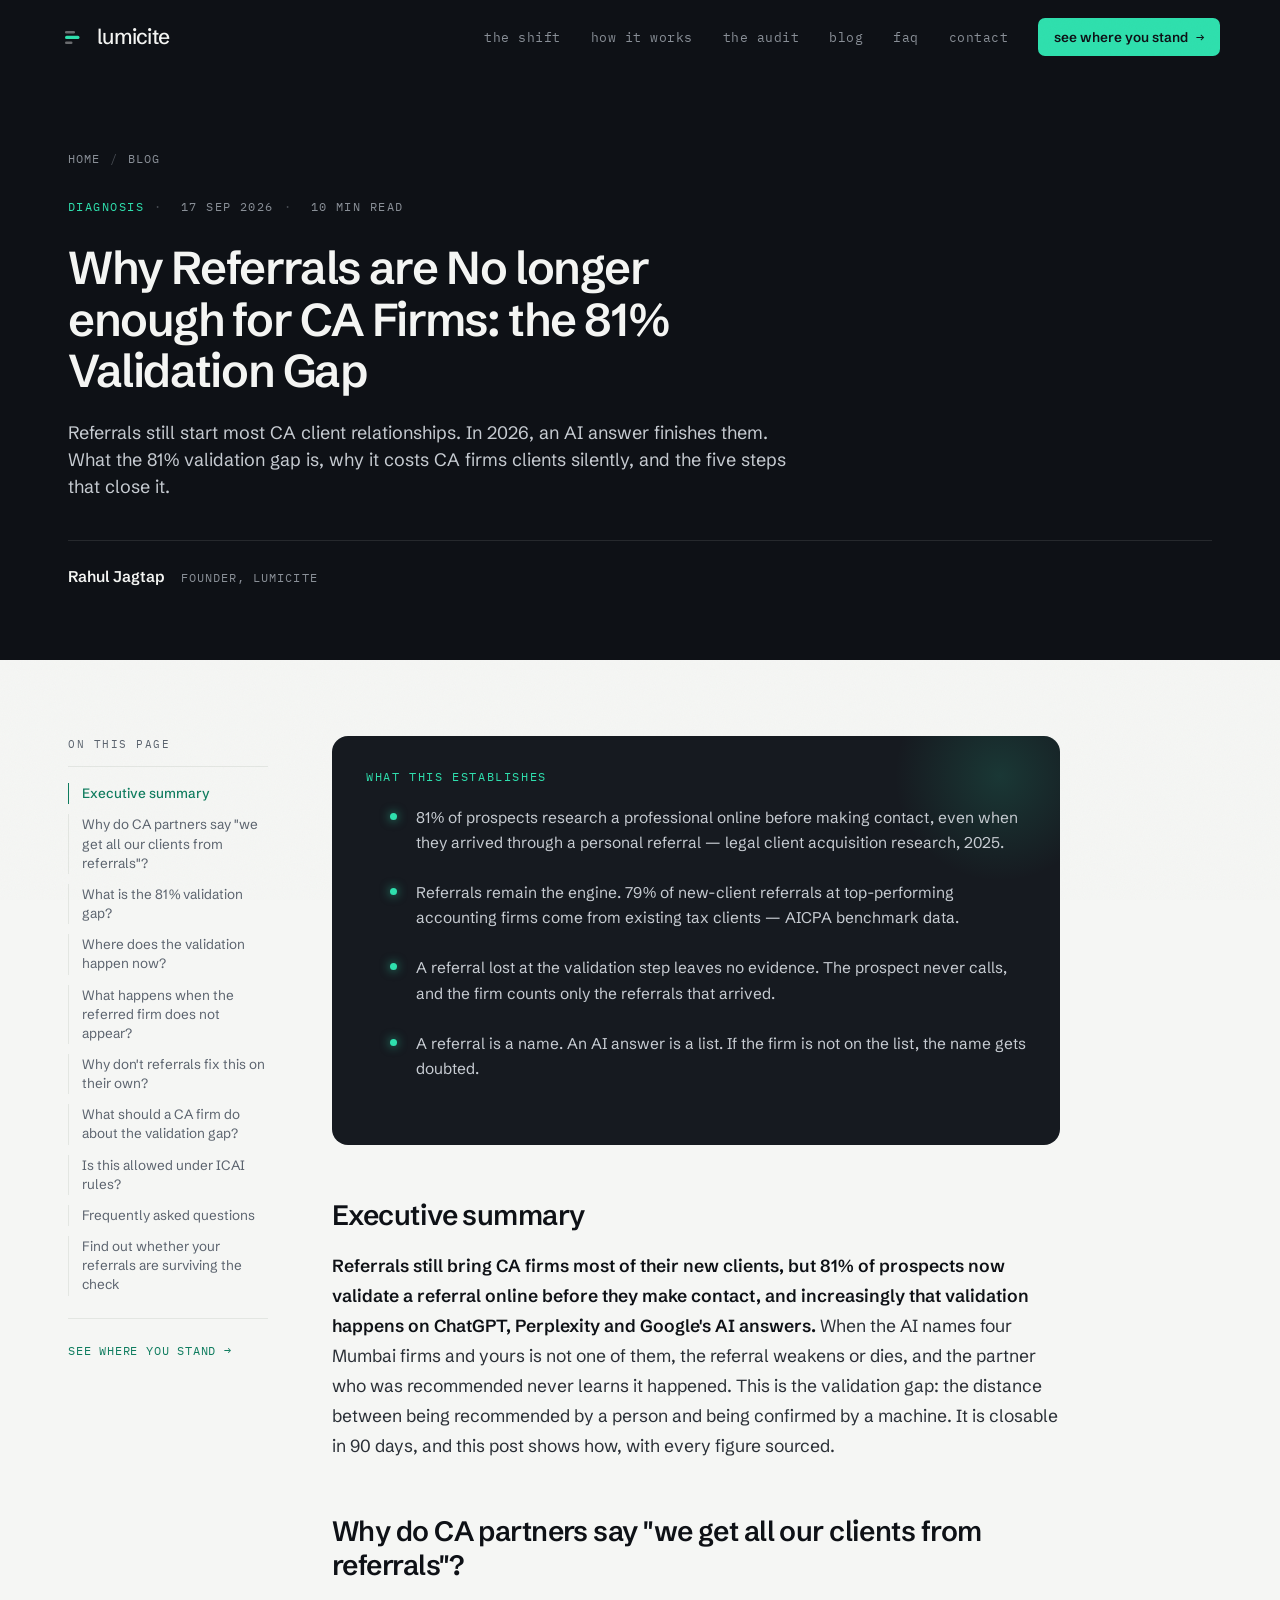
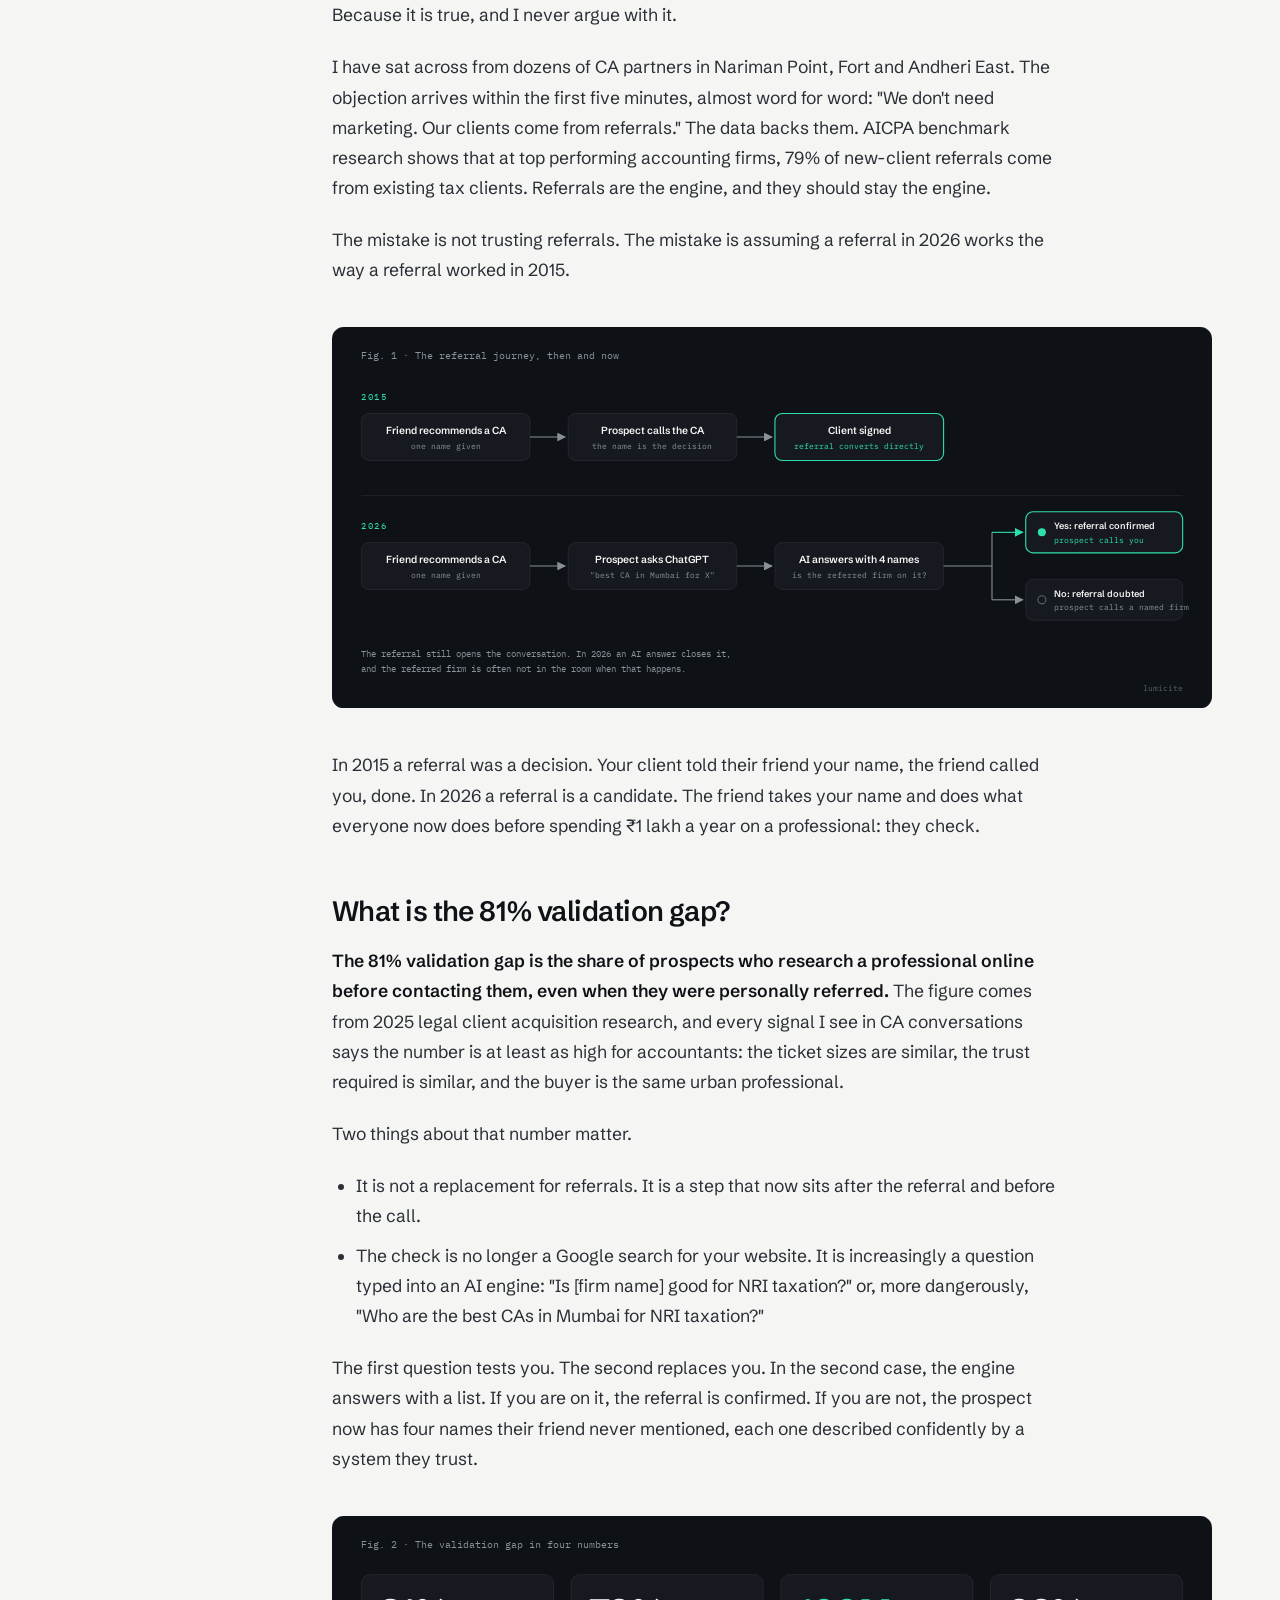
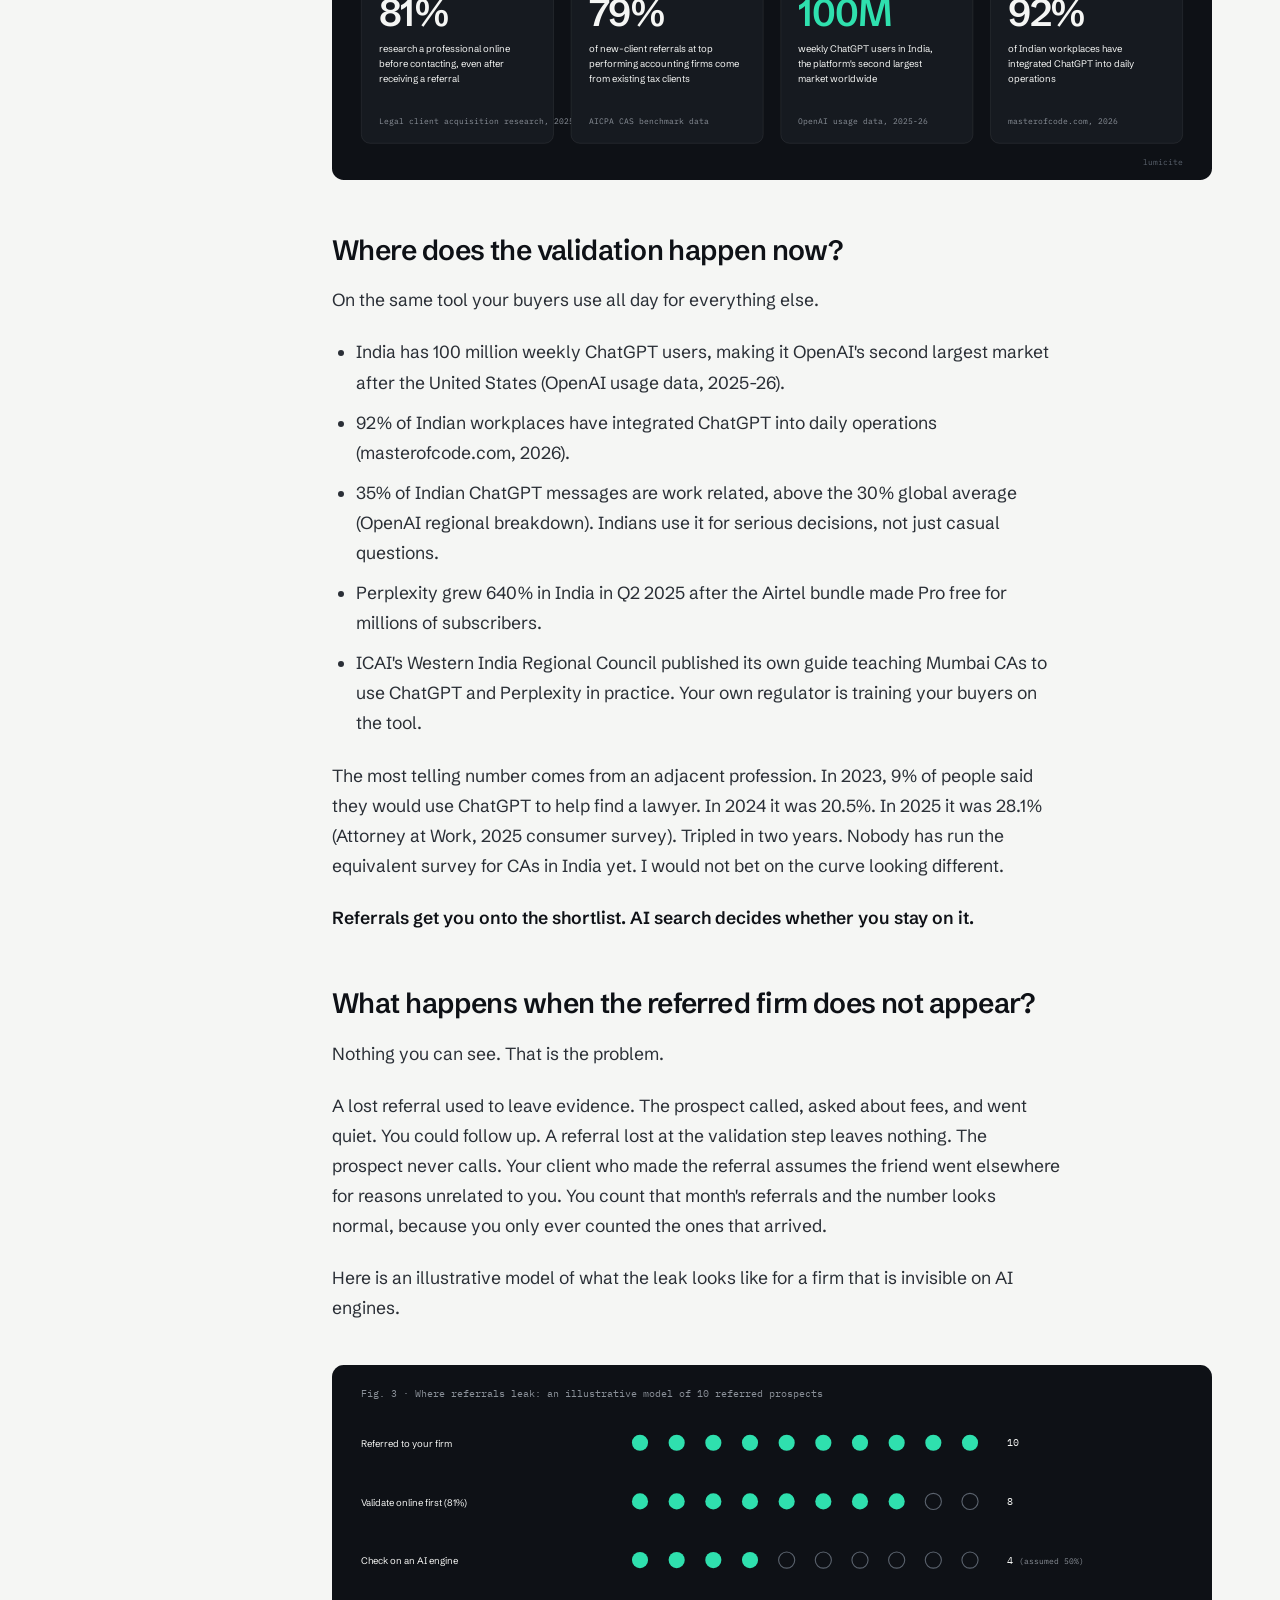
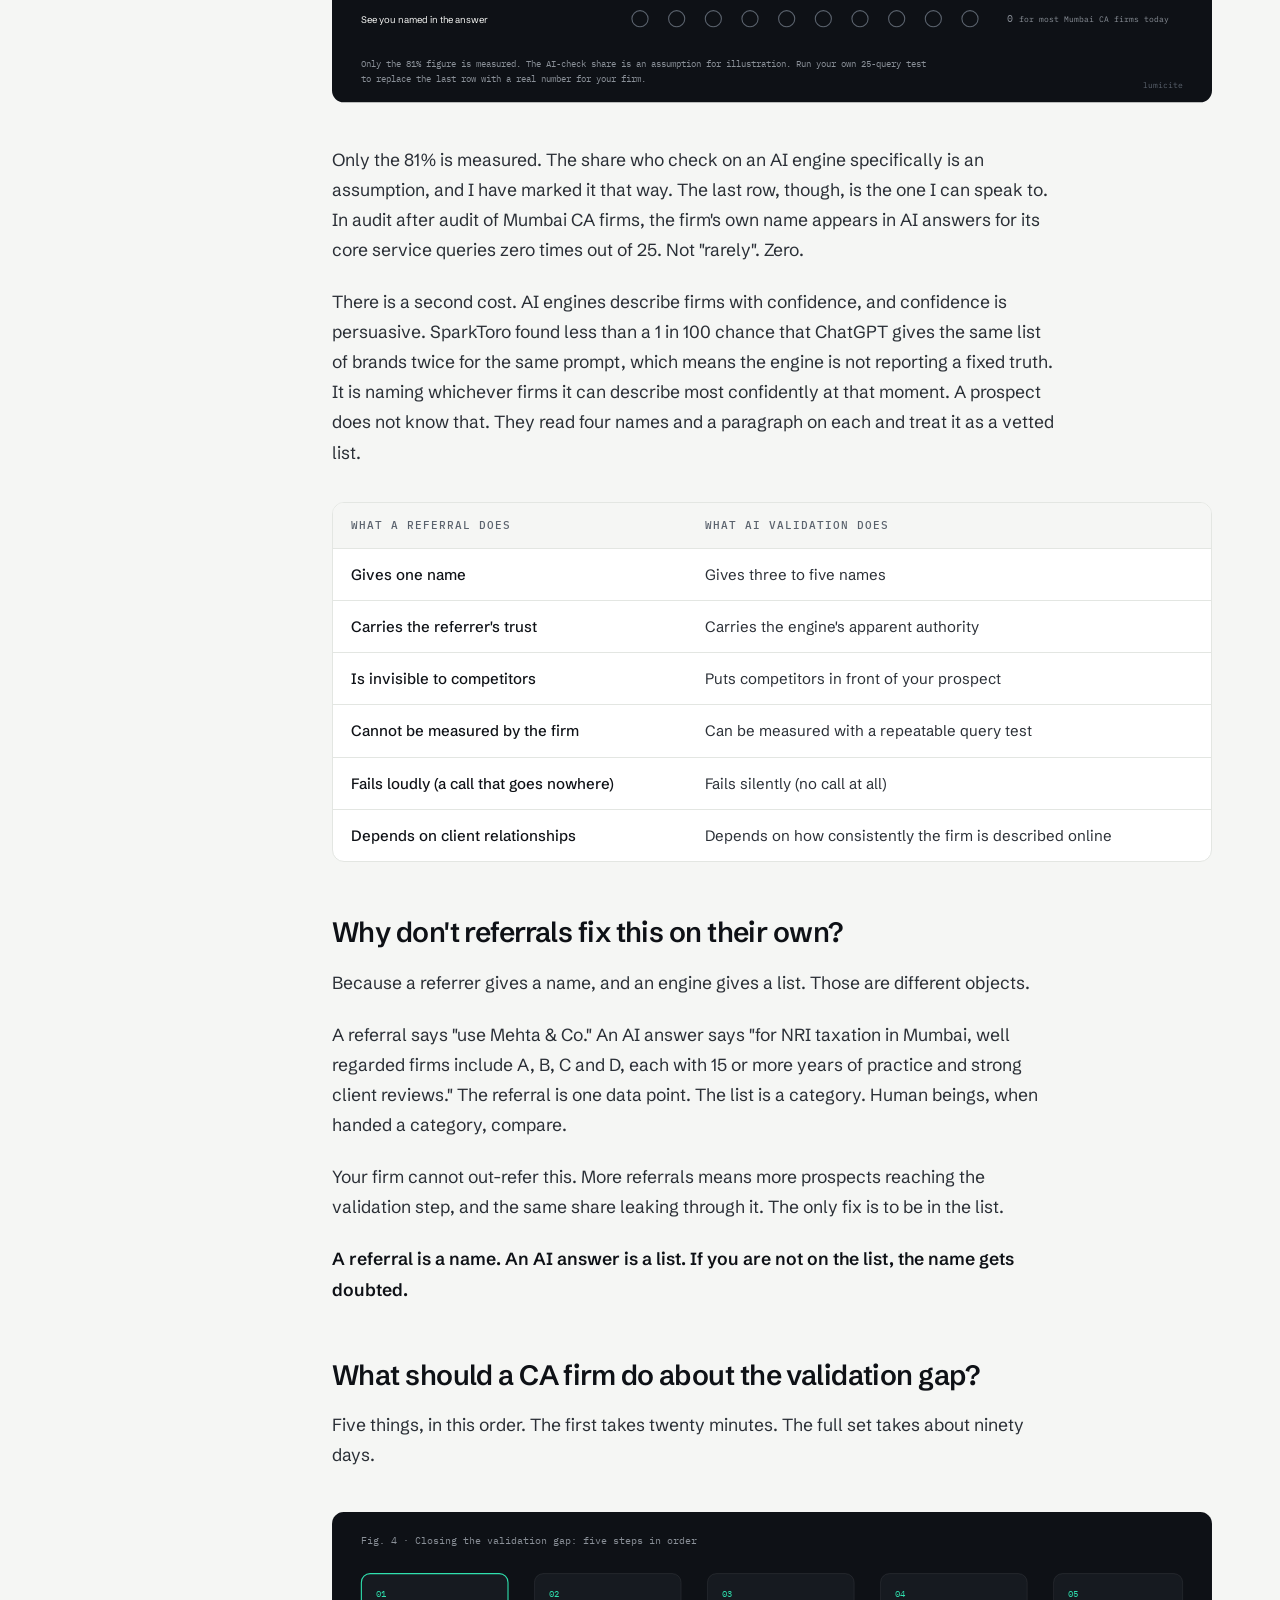
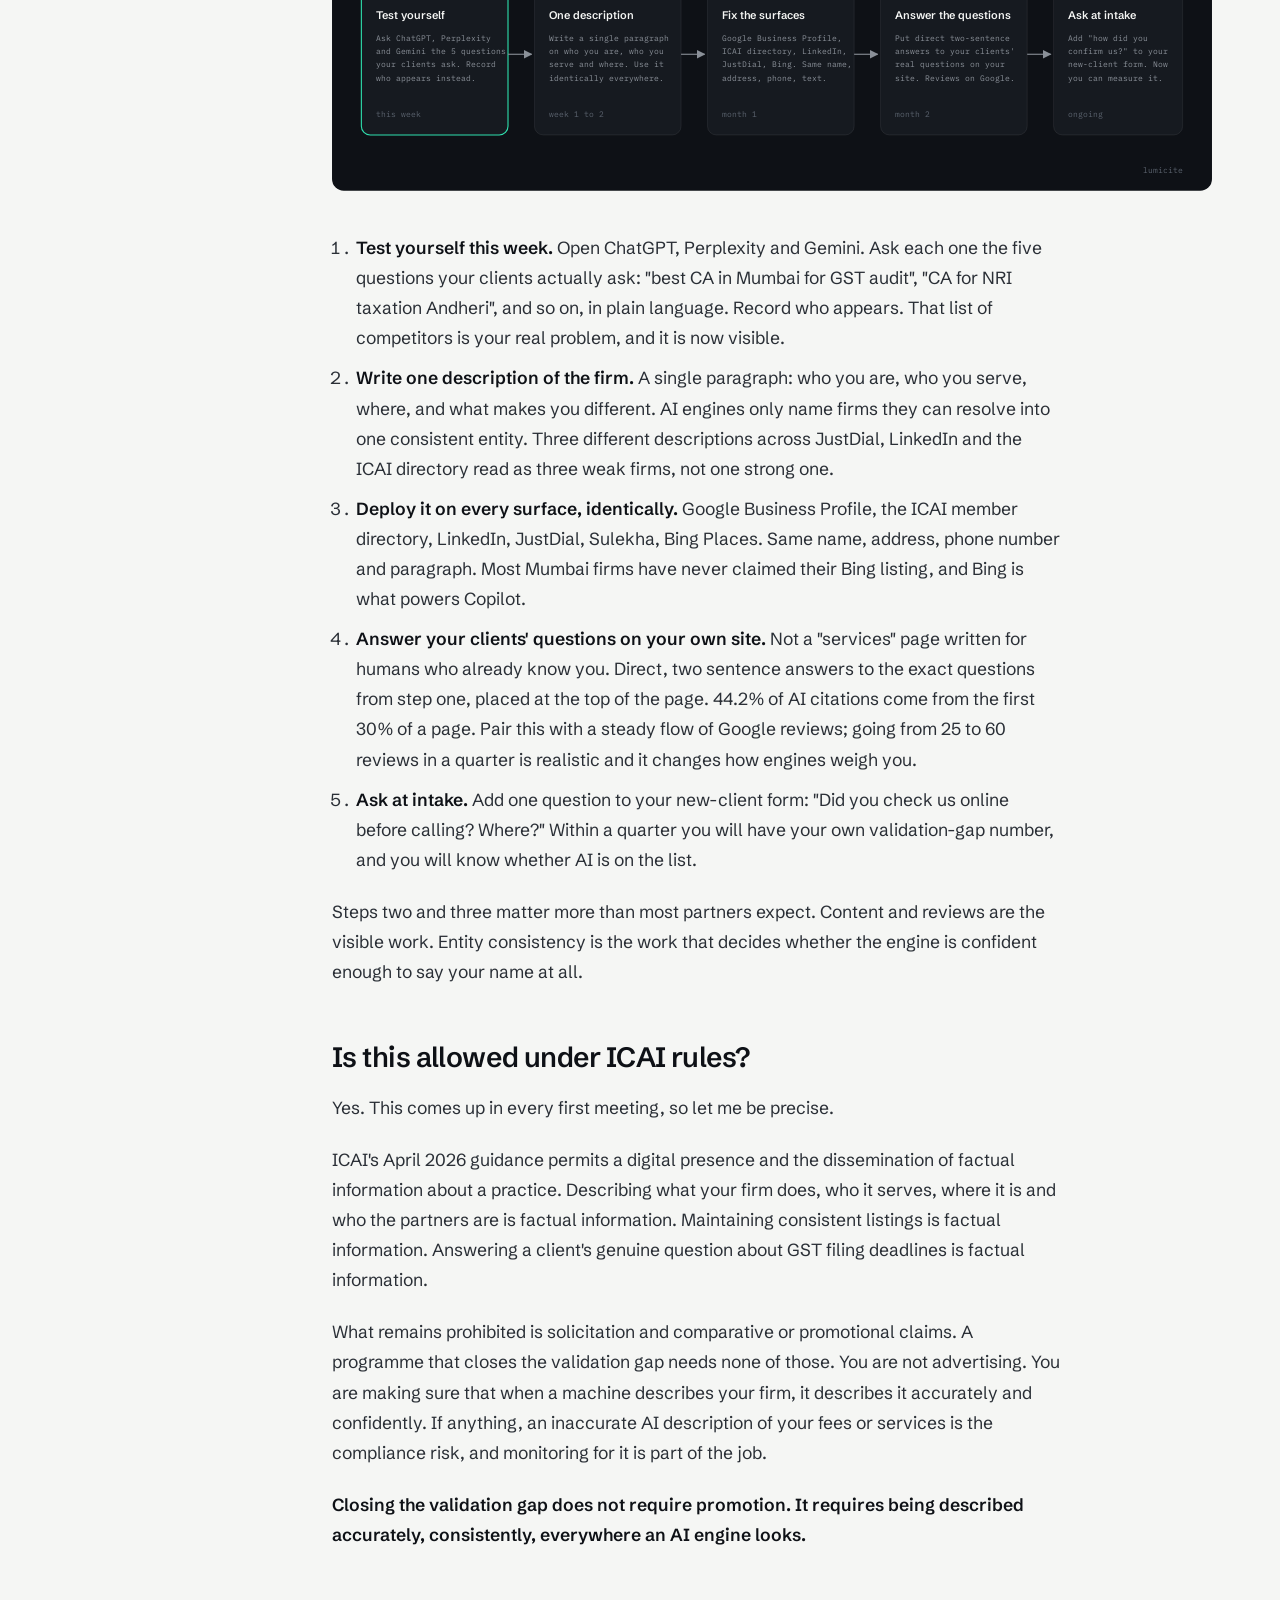
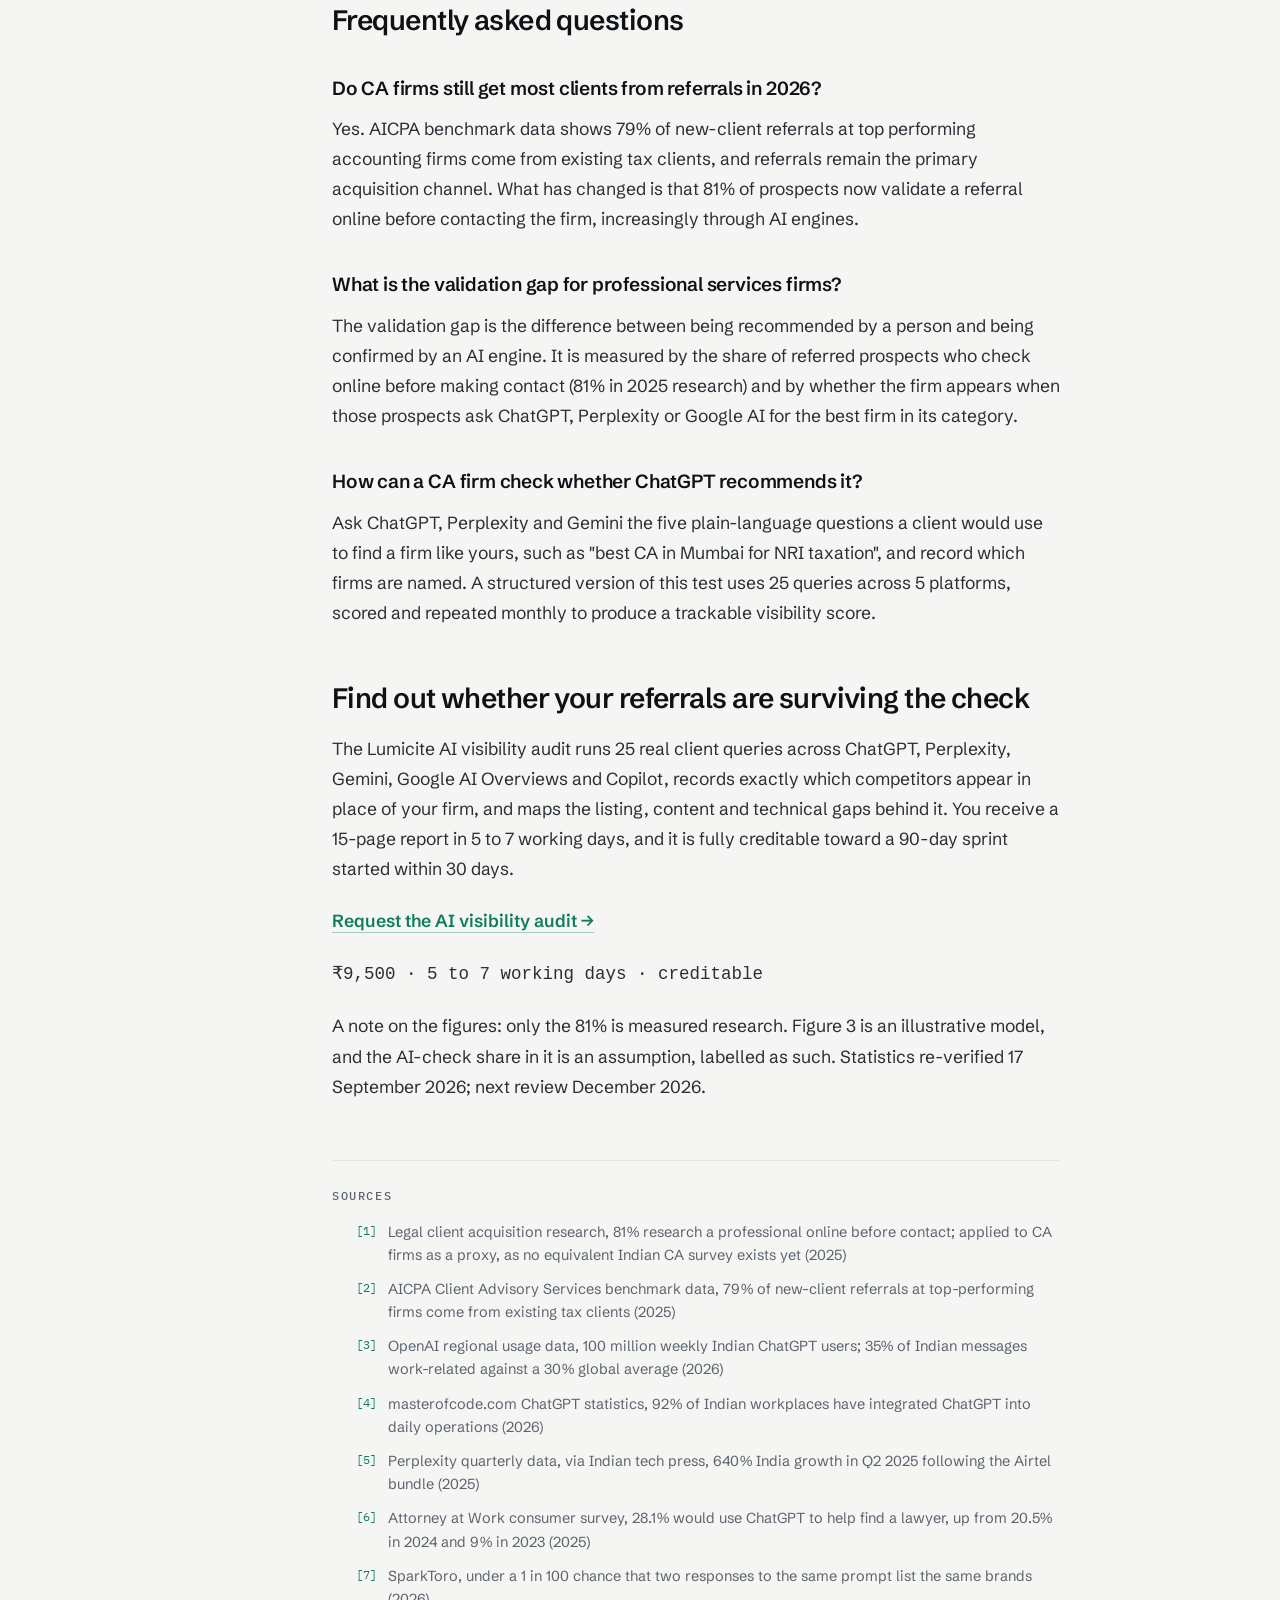
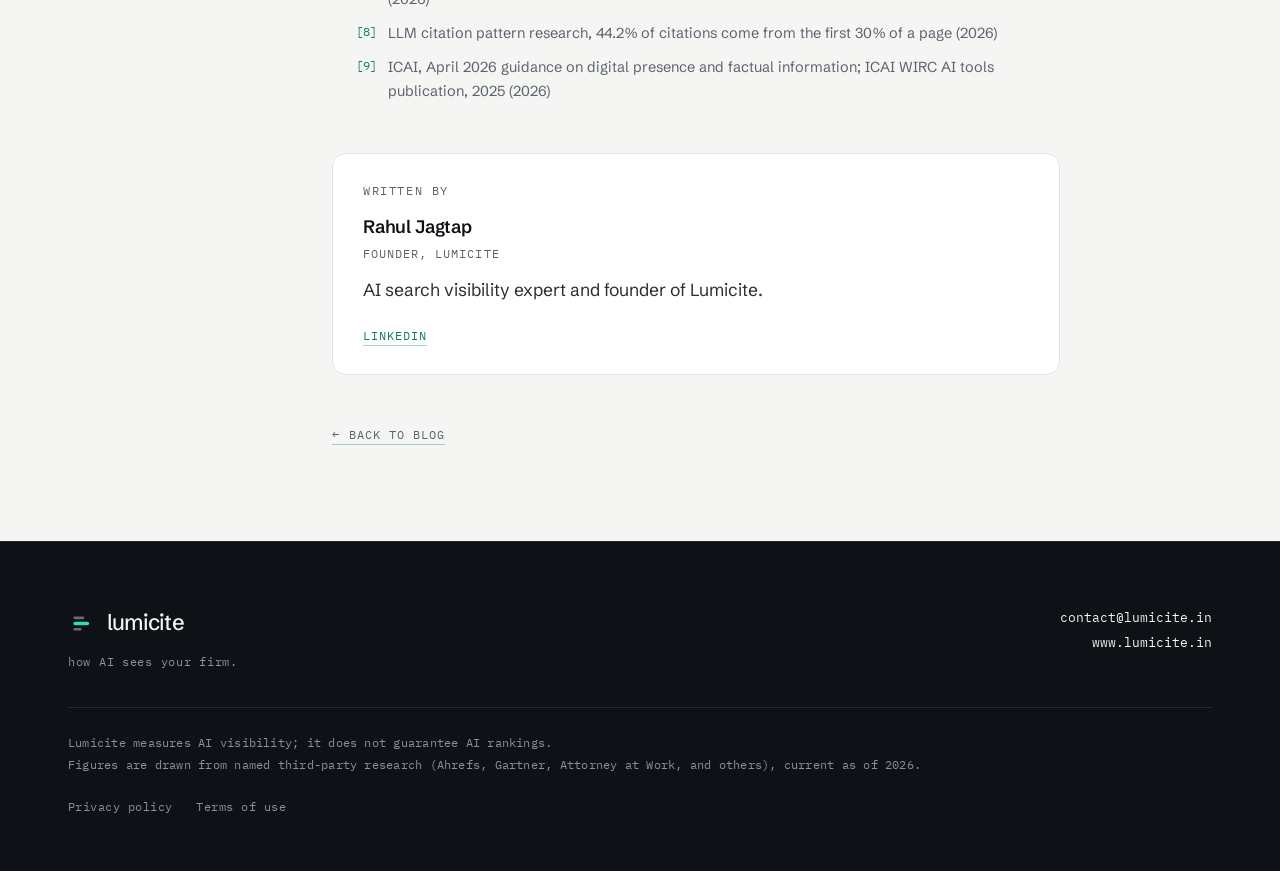
<file: blog/why-referrals-are-no-longer-enough/index.html>
<!DOCTYPE html>
<html lang="en">
<head>
<meta charset="UTF-8">
<meta name="viewport" content="width=device-width, initial-scale=1.0">
<title>Why Referrals are No longer enough for CA Firms: the 81% Validation Gap — Lumicite</title>
<meta name="description" content="Referrals still start most CA client relationships. In 2026, an AI answer finishes them. What the 81% validation gap is, why it costs CA firms clients silently, and the five steps that close it.">
<meta name="theme-color" content="#0E1116">
<link rel="canonical" href="https://www.lumicite.in/blog/why-referrals-are-no-longer-enough/">

<!-- favicons -->
<link rel="icon" href="/assets/favicon/favicon.svg" type="image/svg+xml">
<link rel="icon" href="/assets/favicon/favicon-32.png" sizes="32x32" type="image/png">
<link rel="icon" href="/assets/favicon/favicon-16.png" sizes="16x16" type="image/png">
<link rel="shortcut icon" href="/assets/favicon/favicon.ico">
<link rel="apple-touch-icon" href="/assets/favicon/favicon-180.png">
<link rel="manifest" href="/site.webmanifest">

<!-- open graph / twitter -->
<meta property="og:type" content="article">
<meta property="og:title" content="Why Referrals are No longer enough for CA Firms: the 81% Validation Gap — Lumicite">
<meta property="og:description" content="Referrals still start most CA client relationships. In 2026, an AI answer finishes them. What the 81% validation gap is, why it costs CA firms clients silently, and the five steps that close it.">
<meta property="og:image" content="https://www.lumicite.in/assets/og-image.png">
<meta property="og:image:width" content="1200">
<meta property="og:image:height" content="630">
<meta property="og:url" content="https://www.lumicite.in/blog/why-referrals-are-no-longer-enough/">
<meta property="og:site_name" content="Lumicite">
<meta name="twitter:card" content="summary_large_image">
<meta name="twitter:title" content="Why Referrals are No longer enough for CA Firms: the 81% Validation Gap — Lumicite">
<meta name="twitter:description" content="Referrals still start most CA client relationships. In 2026, an AI answer finishes them. What the 81% validation gap is, why it costs CA firms clients silently, and the five steps that close it.">
<meta name="twitter:image" content="https://www.lumicite.in/assets/og-image.png">

<script type="application/ld+json">
{
  "@context": "https://schema.org",
  "@graph": [
    {
      "@type": "BlogPosting",
      "@id": "https://www.lumicite.in/blog/why-referrals-are-no-longer-enough/#article",
      "headline": "Why Referrals are No longer enough for CA Firms: the 81% Validation Gap",
      "description": "Referrals still start most CA client relationships. In 2026, an AI answer finishes them. What the 81% validation gap is, why it costs CA firms clients silently, and the five steps that close it.",
      "url": "https://www.lumicite.in/blog/why-referrals-are-no-longer-enough/",
      "datePublished": "2026-09-17",
      "dateModified": "2026-09-17",
      "inLanguage": "en",
      "image": "https://www.lumicite.in/assets/og-image.png",
      "mainEntityOfPage": { "@type": "WebPage", "@id": "https://www.lumicite.in/blog/why-referrals-are-no-longer-enough/" },
      "author": { "@id": "https://www.lumicite.in/blog/author/rahul-jagtap/#person" },
      "publisher": { "@id": "https://www.lumicite.in/#organization" },
      "citation": [
        {
          "@type": "CreativeWork",
          "name": "Legal client acquisition research"
        },
        {
          "@type": "CreativeWork",
          "name": "AICPA Client Advisory Services benchmark data"
        },
        {
          "@type": "CreativeWork",
          "name": "OpenAI regional usage data"
        },
        {
          "@type": "CreativeWork",
          "name": "masterofcode.com ChatGPT statistics"
        },
        {
          "@type": "CreativeWork",
          "name": "Perplexity quarterly data, via Indian tech press"
        },
        {
          "@type": "CreativeWork",
          "name": "Attorney at Work consumer survey"
        },
        {
          "@type": "CreativeWork",
          "name": "SparkToro"
        },
        {
          "@type": "CreativeWork",
          "name": "LLM citation pattern research"
        },
        {
          "@type": "CreativeWork",
          "name": "ICAI"
        }
      ]
    },
    {
      "@type": "Person",
      "@id": "https://www.lumicite.in/blog/author/rahul-jagtap/#person",
      "name": "Rahul Jagtap",
      "jobTitle": "Founder",
      "description": "AI search visibility expert and founder of Lumicite.",
      "url": "https://www.lumicite.in/blog/author/rahul-jagtap/",
      "sameAs": ["https://www.linkedin.com/in/rahul-jagtap-906002194/"],
      "worksFor": { "@id": "https://www.lumicite.in/#organization" }
    },
    {
      "@type": "Organization",
      "@id": "https://www.lumicite.in/#organization",
      "name": "Lumicite",
      "url": "https://www.lumicite.in",
      "email": "contact@lumicite.in",
      "description": "AI search visibility for professional firms."
    },
    {
      "@type": "BreadcrumbList",
      "itemListElement": [
        { "@type": "ListItem", "position": 1, "name": "Home", "item": "https://www.lumicite.in/" },
        { "@type": "ListItem", "position": 2, "name": "Blog", "item": "https://www.lumicite.in/blog/" },
        { "@type": "ListItem", "position": 3, "name": "Why Referrals are No longer enough for CA Firms: the 81% Validation Gap" }
      ]
    },
    {
      "@type": "FAQPage",
      "@id": "https://www.lumicite.in/blog/why-referrals-are-no-longer-enough/#faq",
      "mainEntity": [
        {
          "@type": "Question",
          "name": "Do CA firms still get most clients from referrals in 2026?",
          "acceptedAnswer": { "@type": "Answer", "text": "Yes. AICPA benchmark data shows 79% of new-client referrals at top performing accounting firms come from existing tax clients, and referrals remain the primary acquisition channel. What has changed is that 81% of prospects now validate a referral online before contacting the firm, increasingly through AI engines." }
        },
        {
          "@type": "Question",
          "name": "What is the validation gap for professional services firms?",
          "acceptedAnswer": { "@type": "Answer", "text": "The validation gap is the difference between being recommended by a person and being confirmed by an AI engine. It is measured by the share of referred prospects who check online before making contact (81% in 2025 research) and by whether the firm appears when those prospects ask ChatGPT, Perplexity or Google AI for the best firm in its category." }
        },
        {
          "@type": "Question",
          "name": "How can a CA firm check whether ChatGPT recommends it?",
          "acceptedAnswer": { "@type": "Answer", "text": "Ask ChatGPT, Perplexity and Gemini the five plain-language questions a client would use to find a firm like yours, such as \"best CA in Mumbai for NRI taxation\", and record which firms are named. A structured version of this test uses 25 queries across 5 platforms, scored and repeated monthly to produce a trackable visibility score." }
        }
      ]
    }
  ]
}
</script>


<link rel="preconnect" href="https://fonts.googleapis.com">
<link rel="preconnect" href="https://fonts.gstatic.com" crossorigin>
<link href="https://fonts.googleapis.com/css2?family=Schibsted+Grotesk:ital,wght@0,400;0,500;0,600;0,700;0,800;1,400&family=IBM+Plex+Mono:wght@400;500;600&display=swap" rel="stylesheet">

<link rel="alternate" type="application/rss+xml" title="Lumicite blog" href="/feed.xml">

<link rel="stylesheet" href="/assets/site.css">
</head>
<body>
<div class="grain"></div>

<!-- the cited line — primary mark (sprite) -->
<svg width="0" height="0" style="position:absolute" aria-hidden="true" focusable="false"><symbol id="mark" viewBox="0 0 48 48">
  <rect x="10" y="12" width="20" height="5" rx="2.5" fill="currentColor" opacity="0.4"/>
  <rect class="dot" x="10" y="21.5" width="29" height="6.5" rx="3.25"/>
  <rect x="10" y="33" width="15" height="5" rx="2.5" fill="currentColor" opacity="0.4"/>
</symbol></svg>

<!-- ════════════════ NAV ════════════════ -->
<header class="nav" id="nav">
  <div class="nav-inner">
    <a class="lk" href="/" aria-label="Lumicite home">
      <svg class="mark" style="color:var(--paper)" role="img" aria-label="Lumicite mark"><use href="#mark"/></svg>
      <span class="wm">lumicite</span>
    </a>
    <div class="nav-menu" id="navmenu">
      <nav class="nav-links" aria-label="Primary">
        <a href="/#shift">the shift</a>
        <a href="/#how">how it works</a>
        <a href="/#audit">the audit</a>
        <a href="/blog/">blog</a>
        <a href="/#faq">faq</a>
        <a href="/#contact">contact</a>
      </nav>
      <a class="nav-cta" href="/#audit">see where you stand <span class="ar">→</span></a>
    </div>
    <button class="nav-burger" id="burger" aria-label="Menu" aria-expanded="false"><span></span><span></span><span></span></button>
  </div>
</header>

<main id="top">

<article>

  <!-- ════════════════ ARTICLE HEAD ════════════════ -->
  <header class="post-head dark">
    <div class="wrap">
      <nav class="crumbs" aria-label="Breadcrumb">
        <a href="/">home</a><span class="sep">/</span><a href="/blog/">blog</a>
      </nav>
      <div class="post-kicker">
        <span class="topic">diagnosis</span><span class="sep">·</span>
        <time datetime="2026-09-17">17 Sep 2026</time><span class="sep">·</span>
        <span>10 min read</span>
      </div>
      <h1 class="post-h1">Why Referrals are No longer enough for CA Firms: the 81% Validation Gap</h1>
      <p class="lead">Referrals still start most CA client relationships. In 2026, an AI answer finishes them. What the 81% validation gap is, why it costs CA firms clients silently, and the five steps that close it.</p>
      <div class="byline">
        <span class="byline-name">Rahul Jagtap</span>
        <span class="byline-role">Founder, Lumicite</span>
      </div>
    </div>
  </header>

  <!-- ════════════════ ARTICLE BODY ════════════════ -->
  <section class="post-body-sec">
    <div class="wrap">
      <div class="post-grid">
      <details class="toc" id="toc" open>
        <summary class="toc-summary">on this page</summary>
        <nav class="toc-inner" aria-label="On this page">
          <ol class="toc-list">
            <li><a href="#executive-summary">Executive summary</a></li>
            <li><a href="#why-do-ca-partners-say-we-get-all-our-clients-from-referrals">Why do CA partners say &quot;we get all our clients from referrals&quot;?</a></li>
            <li><a href="#what-is-the-81-validation-gap">What is the 81% validation gap?</a></li>
            <li><a href="#where-does-the-validation-happen-now">Where does the validation happen now?</a></li>
            <li><a href="#what-happens-when-the-referred-firm-does-not-appear">What happens when the referred firm does not appear?</a></li>
            <li><a href="#why-dont-referrals-fix-this-on-their-own">Why don&#39;t referrals fix this on their own?</a></li>
            <li><a href="#what-should-a-ca-firm-do-about-the-validation-gap">What should a CA firm do about the validation gap?</a></li>
            <li><a href="#is-this-allowed-under-icai-rules">Is this allowed under ICAI rules?</a></li>
            <li><a href="#frequently-asked-questions">Frequently asked questions</a></li>
            <li><a href="#find-out-whether-your-referrals-are-surviving-the-check">Find out whether your referrals are surviving the check</a></li>
          </ol>
          <div class="toc-cta">
            <a href="/#audit">See where you stand <span class="ar">→</span></a>
          </div>
        </nav>
      </details>

      <div class="prose">
        <aside class="takeaways" aria-label="Key takeaways">
          <div class="tk-label">what this establishes</div>
          <ol class="tk-list">
            <li>81% of prospects research a professional online before making contact, even when they arrived through a personal referral — legal client acquisition research, 2025.</li>
            <li>Referrals remain the engine. 79% of new-client referrals at top-performing accounting firms come from existing tax clients — AICPA benchmark data.</li>
            <li>A referral lost at the validation step leaves no evidence. The prospect never calls, and the firm counts only the referrals that arrived.</li>
            <li>A referral is a name. An AI answer is a list. If the firm is not on the list, the name gets doubted.</li>
          </ol>
        </aside>

        <h2 id="executive-summary">Executive summary</h2>
<p><strong>Referrals still bring CA firms most of their new clients, but 81% of prospects now validate a referral online before they make contact, and increasingly that validation happens on ChatGPT, Perplexity and Google's AI answers.</strong> When the AI names four Mumbai firms and yours is not one of them, the referral weakens or dies, and the partner who was recommended never learns it happened. This is the validation gap: the distance between being recommended by a person and being confirmed by a machine. It is closable in 90 days, and this post shows how, with every figure sourced.</p>
<h2 id="why-do-ca-partners-say-we-get-all-our-clients-from-referrals">Why do CA partners say &quot;we get all our clients from referrals&quot;?</h2>
<p>Because it is true, and I never argue with it.</p>
<p>I have sat across from dozens of CA partners in Nariman Point, Fort and Andheri East. The objection arrives within the first five minutes, almost word for word: &quot;We don't need marketing. Our clients come from referrals.&quot; The data backs them. AICPA benchmark research shows that at top performing accounting firms, 79% of new-client referrals come from existing tax clients. Referrals are the engine, and they should stay the engine.</p>
<p>The mistake is not trusting referrals. The mistake is assuming a referral in 2026 works the way a referral worked in 2015.</p>
<div class="fig"><svg xmlns="http://www.w3.org/2000/svg" viewBox="0 0 1200 520" font-family="'IBM Plex Mono', ui-monospace, monospace" role="img" aria-label="The referral journey, then and now. In 2015 a referral was the decision. In 2026 it is a shortlist entry that an AI answer confirms or removes.">
  <defs>
    <marker id="rj-a" viewBox="0 0 10 10" refX="9" refY="5" markerWidth="8" markerHeight="8" orient="auto"><path d="M0,0 L10,5 L0,10 z" fill="#8A9098"/></marker>
    <marker id="rj-g" viewBox="0 0 10 10" refX="9" refY="5" markerWidth="8" markerHeight="8" orient="auto"><path d="M0,0 L10,5 L0,10 z" fill="#2FE0AE"/></marker>
  </defs>
  <rect width="1200" height="520" rx="16" fill="#0E1116"/>
  <text x="40" y="44" font-size="13" fill="#8A9098">Fig. 1 · The referral journey, then and now</text>
  <text x="40" y="100" font-size="12" fill="#2FE0AE" letter-spacing="2">2015</text>
  <rect x="40" y="118" width="230" height="64" rx="10" fill="#161A20" stroke="rgba(255,255,255,0.10)"/>
  <text x="155" y="146" text-anchor="middle" font-size="14" fill="#F5F6F4" font-family="'Schibsted Grotesk', sans-serif" font-weight="600">Friend recommends a CA</text>
  <text x="155" y="166" text-anchor="middle" font-size="11.5" fill="#8A9098">one name given</text>
  <line x1="270" y1="150" x2="318" y2="150" stroke="#8A9098" stroke-width="1.5" marker-end="url(#rj-a)"/>
  <rect x="322" y="118" width="230" height="64" rx="10" fill="#161A20" stroke="rgba(255,255,255,0.10)"/>
  <text x="437" y="146" text-anchor="middle" font-size="14" fill="#F5F6F4" font-family="'Schibsted Grotesk', sans-serif" font-weight="600">Prospect calls the CA</text>
  <text x="437" y="166" text-anchor="middle" font-size="11.5" fill="#8A9098">the name is the decision</text>
  <line x1="552" y1="150" x2="600" y2="150" stroke="#8A9098" stroke-width="1.5" marker-end="url(#rj-a)"/>
  <rect x="604" y="118" width="230" height="64" rx="10" fill="#161A20" stroke="#2FE0AE" stroke-width="1.5"/>
  <text x="719" y="146" text-anchor="middle" font-size="14" fill="#F5F6F4" font-family="'Schibsted Grotesk', sans-serif" font-weight="600">Client signed</text>
  <text x="719" y="166" text-anchor="middle" font-size="11.5" fill="#2FE0AE">referral converts directly</text>
  <line x1="40" y1="230" x2="1160" y2="230" stroke="rgba(255,255,255,0.10)"/>
  <text x="40" y="276" font-size="12" fill="#2FE0AE" letter-spacing="2">2026</text>
  <rect x="40" y="294" width="230" height="64" rx="10" fill="#161A20" stroke="rgba(255,255,255,0.10)"/>
  <text x="155" y="322" text-anchor="middle" font-size="14" fill="#F5F6F4" font-family="'Schibsted Grotesk', sans-serif" font-weight="600">Friend recommends a CA</text>
  <text x="155" y="342" text-anchor="middle" font-size="11.5" fill="#8A9098">one name given</text>
  <line x1="270" y1="326" x2="318" y2="326" stroke="#8A9098" stroke-width="1.5" marker-end="url(#rj-a)"/>
  <rect x="322" y="294" width="230" height="64" rx="10" fill="#161A20" stroke="rgba(255,255,255,0.10)"/>
  <text x="437" y="322" text-anchor="middle" font-size="14" fill="#F5F6F4" font-family="'Schibsted Grotesk', sans-serif" font-weight="600">Prospect asks ChatGPT</text>
  <text x="437" y="342" text-anchor="middle" font-size="11.5" fill="#8A9098">"best CA in Mumbai for X"</text>
  <line x1="552" y1="326" x2="600" y2="326" stroke="#8A9098" stroke-width="1.5" marker-end="url(#rj-a)"/>
  <rect x="604" y="294" width="230" height="64" rx="10" fill="#161A20" stroke="rgba(255,255,255,0.10)"/>
  <text x="719" y="322" text-anchor="middle" font-size="14" fill="#F5F6F4" font-family="'Schibsted Grotesk', sans-serif" font-weight="600">AI answers with 4 names</text>
  <text x="719" y="342" text-anchor="middle" font-size="11.5" fill="#8A9098">is the referred firm on it?</text>
  <line x1="834" y1="326" x2="900" y2="326" stroke="#8A9098" stroke-width="1.5"/>
  <line x1="900" y1="326" x2="900" y2="280" stroke="#8A9098" stroke-width="1.5"/>
  <line x1="900" y1="280" x2="942" y2="280" stroke="#2FE0AE" stroke-width="1.5" marker-end="url(#rj-g)"/>
  <line x1="900" y1="326" x2="900" y2="372" stroke="#8A9098" stroke-width="1.5"/>
  <line x1="900" y1="372" x2="942" y2="372" stroke="#8A9098" stroke-width="1.5" marker-end="url(#rj-a)"/>
  <rect x="946" y="252" width="214" height="56" rx="10" fill="#161A20" stroke="#2FE0AE" stroke-width="1.5"/>
  <circle cx="968" cy="280" r="5.5" fill="#2FE0AE"/>
  <text x="984" y="276" font-size="12.5" fill="#F5F6F4" font-family="'Schibsted Grotesk', sans-serif" font-weight="600">Yes: referral confirmed</text>
  <text x="984" y="294" font-size="11" fill="#2FE0AE">prospect calls you</text>
  <rect x="946" y="344" width="214" height="56" rx="10" fill="#161A20" stroke="rgba(255,255,255,0.10)"/>
  <circle cx="968" cy="372" r="5.5" fill="none" stroke="#5B636E" stroke-width="1.5"/>
  <text x="984" y="368" font-size="12.5" fill="#F5F6F4" font-family="'Schibsted Grotesk', sans-serif" font-weight="600">No: referral doubted</text>
  <text x="984" y="386" font-size="11" fill="#8A9098">prospect calls a named firm</text>
  <text x="40" y="450" font-size="12" fill="#8A9098">The referral still opens the conversation. In 2026 an AI answer closes it,</text>
  <text x="40" y="470" font-size="12" fill="#8A9098">and the referred firm is often not in the room when that happens.</text>
  <text x="1160" y="496" text-anchor="end" font-size="11" fill="#5B636E">lumicite</text>
</svg></div>
<p>In 2015 a referral was a decision. Your client told their friend your name, the friend called you, done. In 2026 a referral is a candidate. The friend takes your name and does what everyone now does before spending ₹1 lakh a year on a professional: they check.</p>
<h2 id="what-is-the-81-validation-gap">What is the 81% validation gap?</h2>
<p><strong>The 81% validation gap is the share of prospects who research a professional online before contacting them, even when they were personally referred.</strong> The figure comes from 2025 legal client acquisition research, and every signal I see in CA conversations says the number is at least as high for accountants: the ticket sizes are similar, the trust required is similar, and the buyer is the same urban professional.</p>
<p>Two things about that number matter.</p>
<ul>
<li>It is not a replacement for referrals. It is a step that now sits after the referral and before the call.</li>
<li>The check is no longer a Google search for your website. It is increasingly a question typed into an AI engine: &quot;Is [firm name] good for NRI taxation?&quot; or, more dangerously, &quot;Who are the best CAs in Mumbai for NRI taxation?&quot;</li>
</ul>
<p>The first question tests you. The second replaces you. In the second case, the engine answers with a list. If you are on it, the referral is confirmed. If you are not, the prospect now has four names their friend never mentioned, each one described confidently by a system they trust.</p>
<div class="fig"><svg xmlns="http://www.w3.org/2000/svg" viewBox="0 0 1200 360" font-family="'IBM Plex Mono', ui-monospace, monospace" role="img" aria-label="The validation gap in four numbers: 81% research a professional online before contacting even after a referral, 79% of referrals at top accounting firms come from existing tax clients, 100 million weekly ChatGPT users in India, 92% of Indian workplaces use ChatGPT daily.">
  <rect width="1200" height="360" rx="16" fill="#0E1116"/>
  <text x="40" y="44" font-size="13" fill="#8A9098">Fig. 2 · The validation gap in four numbers</text>
  <g>
    <rect x="40" y="80" width="262" height="230" rx="12" fill="#161A20" stroke="rgba(255,255,255,0.10)"/>
    <text x="64" y="150" font-size="52" font-weight="600" fill="#F5F6F4" font-family="'Schibsted Grotesk', sans-serif" letter-spacing="-2">81%</text>
    <text x="64" y="186" font-size="13" fill="#F5F6F4" font-family="'Schibsted Grotesk', sans-serif">research a professional online</text>
    <text x="64" y="206" font-size="13" fill="#F5F6F4" font-family="'Schibsted Grotesk', sans-serif">before contacting, even after</text>
    <text x="64" y="226" font-size="13" fill="#F5F6F4" font-family="'Schibsted Grotesk', sans-serif">receiving a referral</text>
    <text x="64" y="284" font-size="11" fill="#8A9098">Legal client acquisition research, 2025</text>
  </g>
  <g>
    <rect x="326" y="80" width="262" height="230" rx="12" fill="#161A20" stroke="rgba(255,255,255,0.10)"/>
    <text x="350" y="150" font-size="52" font-weight="600" fill="#F5F6F4" font-family="'Schibsted Grotesk', sans-serif" letter-spacing="-2">79%</text>
    <text x="350" y="186" font-size="13" fill="#F5F6F4" font-family="'Schibsted Grotesk', sans-serif">of new-client referrals at top</text>
    <text x="350" y="206" font-size="13" fill="#F5F6F4" font-family="'Schibsted Grotesk', sans-serif">performing accounting firms come</text>
    <text x="350" y="226" font-size="13" fill="#F5F6F4" font-family="'Schibsted Grotesk', sans-serif">from existing tax clients</text>
    <text x="350" y="284" font-size="11" fill="#8A9098">AICPA CAS benchmark data</text>
  </g>
  <g>
    <rect x="612" y="80" width="262" height="230" rx="12" fill="#161A20" stroke="rgba(255,255,255,0.10)"/>
    <text x="636" y="150" font-size="52" font-weight="600" fill="#2FE0AE" font-family="'Schibsted Grotesk', sans-serif" letter-spacing="-2">100M</text>
    <text x="636" y="186" font-size="13" fill="#F5F6F4" font-family="'Schibsted Grotesk', sans-serif">weekly ChatGPT users in India,</text>
    <text x="636" y="206" font-size="13" fill="#F5F6F4" font-family="'Schibsted Grotesk', sans-serif">the platform's second largest</text>
    <text x="636" y="226" font-size="13" fill="#F5F6F4" font-family="'Schibsted Grotesk', sans-serif">market worldwide</text>
    <text x="636" y="284" font-size="11" fill="#8A9098">OpenAI usage data, 2025-26</text>
  </g>
  <g>
    <rect x="898" y="80" width="262" height="230" rx="12" fill="#161A20" stroke="rgba(255,255,255,0.10)"/>
    <text x="922" y="150" font-size="52" font-weight="600" fill="#F5F6F4" font-family="'Schibsted Grotesk', sans-serif" letter-spacing="-2">92%</text>
    <text x="922" y="186" font-size="13" fill="#F5F6F4" font-family="'Schibsted Grotesk', sans-serif">of Indian workplaces have</text>
    <text x="922" y="206" font-size="13" fill="#F5F6F4" font-family="'Schibsted Grotesk', sans-serif">integrated ChatGPT into daily</text>
    <text x="922" y="226" font-size="13" fill="#F5F6F4" font-family="'Schibsted Grotesk', sans-serif">operations</text>
    <text x="922" y="284" font-size="11" fill="#8A9098">masterofcode.com, 2026</text>
  </g>
  <text x="1160" y="340" text-anchor="end" font-size="11" fill="#5B636E">lumicite</text>
</svg></div>
<h2 id="where-does-the-validation-happen-now">Where does the validation happen now?</h2>
<p>On the same tool your buyers use all day for everything else.</p>
<ul>
<li>India has 100 million weekly ChatGPT users, making it OpenAI's second largest market after the United States (OpenAI usage data, 2025-26).</li>
<li>92% of Indian workplaces have integrated ChatGPT into daily operations (masterofcode.com, 2026).</li>
<li>35% of Indian ChatGPT messages are work related, above the 30% global average (OpenAI regional breakdown). Indians use it for serious decisions, not just casual questions.</li>
<li>Perplexity grew 640% in India in Q2 2025 after the Airtel bundle made Pro free for millions of subscribers.</li>
<li>ICAI's Western India Regional Council published its own guide teaching Mumbai CAs to use ChatGPT and Perplexity in practice. Your own regulator is training your buyers on the tool.</li>
</ul>
<p>The most telling number comes from an adjacent profession. In 2023, 9% of people said they would use ChatGPT to help find a lawyer. In 2024 it was 20.5%. In 2025 it was 28.1% (Attorney at Work, 2025 consumer survey). Tripled in two years. Nobody has run the equivalent survey for CAs in India yet. I would not bet on the curve looking different.</p>
<p><strong>Referrals get you onto the shortlist. AI search decides whether you stay on it.</strong></p>
<h2 id="what-happens-when-the-referred-firm-does-not-appear">What happens when the referred firm does not appear?</h2>
<p>Nothing you can see. That is the problem.</p>
<p>A lost referral used to leave evidence. The prospect called, asked about fees, and went quiet. You could follow up. A referral lost at the validation step leaves nothing. The prospect never calls. Your client who made the referral assumes the friend went elsewhere for reasons unrelated to you. You count that month's referrals and the number looks normal, because you only ever counted the ones that arrived.</p>
<p>Here is an illustrative model of what the leak looks like for a firm that is invisible on AI engines.</p>
<div class="fig"><svg xmlns="http://www.w3.org/2000/svg" viewBox="0 0 1200 460" font-family="'IBM Plex Mono', ui-monospace, monospace" role="img" aria-label="Where referrals leak: an illustrative model of ten referred prospects. Ten are referred, eight validate online, an assumed four check on an AI engine, and none see the firm named in the answer for most Mumbai CA firms today.">
  <rect width="1200" height="460" rx="16" fill="#0E1116"/>
  <text x="40" y="44" font-size="13" fill="#8A9098">Fig. 3 · Where referrals leak: an illustrative model of 10 referred prospects</text>
  <g font-size="13" font-family="'Schibsted Grotesk', sans-serif">
    <text x="40" y="112" fill="#F5F6F4">Referred to your firm</text>
    <text x="40" y="192" fill="#F5F6F4">Validate online first (81%)</text>
    <text x="40" y="272" fill="#F5F6F4">Check on an AI engine</text>
    <text x="40" y="352" fill="#F5F6F4">See you named in the answer</text>
  </g>
  <g>
    <circle cx="420" cy="106" r="11" fill="#2FE0AE"/><circle cx="470" cy="106" r="11" fill="#2FE0AE"/><circle cx="520" cy="106" r="11" fill="#2FE0AE"/><circle cx="570" cy="106" r="11" fill="#2FE0AE"/><circle cx="620" cy="106" r="11" fill="#2FE0AE"/><circle cx="670" cy="106" r="11" fill="#2FE0AE"/><circle cx="720" cy="106" r="11" fill="#2FE0AE"/><circle cx="770" cy="106" r="11" fill="#2FE0AE"/><circle cx="820" cy="106" r="11" fill="#2FE0AE"/><circle cx="870" cy="106" r="11" fill="#2FE0AE"/>
    <text x="920" y="111" font-size="13" fill="#F5F6F4">10</text>
    <circle cx="420" cy="186" r="11" fill="#2FE0AE"/><circle cx="470" cy="186" r="11" fill="#2FE0AE"/><circle cx="520" cy="186" r="11" fill="#2FE0AE"/><circle cx="570" cy="186" r="11" fill="#2FE0AE"/><circle cx="620" cy="186" r="11" fill="#2FE0AE"/><circle cx="670" cy="186" r="11" fill="#2FE0AE"/><circle cx="720" cy="186" r="11" fill="#2FE0AE"/><circle cx="770" cy="186" r="11" fill="#2FE0AE"/><circle cx="820" cy="186" r="11" fill="none" stroke="#5B636E" stroke-width="1.5"/><circle cx="870" cy="186" r="11" fill="none" stroke="#5B636E" stroke-width="1.5"/>
    <text x="920" y="191" font-size="13" fill="#F5F6F4">8</text>
    <circle cx="420" cy="266" r="11" fill="#2FE0AE"/><circle cx="470" cy="266" r="11" fill="#2FE0AE"/><circle cx="520" cy="266" r="11" fill="#2FE0AE"/><circle cx="570" cy="266" r="11" fill="#2FE0AE"/><circle cx="620" cy="266" r="11" fill="none" stroke="#5B636E" stroke-width="1.5"/><circle cx="670" cy="266" r="11" fill="none" stroke="#5B636E" stroke-width="1.5"/><circle cx="720" cy="266" r="11" fill="none" stroke="#5B636E" stroke-width="1.5"/><circle cx="770" cy="266" r="11" fill="none" stroke="#5B636E" stroke-width="1.5"/><circle cx="820" cy="266" r="11" fill="none" stroke="#5B636E" stroke-width="1.5"/><circle cx="870" cy="266" r="11" fill="none" stroke="#5B636E" stroke-width="1.5"/>
    <text x="920" y="271" font-size="13" fill="#F5F6F4">4 <tspan fill="#8A9098" font-size="11">(assumed 50%)</tspan></text>
    <circle cx="420" cy="346" r="11" fill="none" stroke="#5B636E" stroke-width="1.5"/><circle cx="470" cy="346" r="11" fill="none" stroke="#5B636E" stroke-width="1.5"/><circle cx="520" cy="346" r="11" fill="none" stroke="#5B636E" stroke-width="1.5"/><circle cx="570" cy="346" r="11" fill="none" stroke="#5B636E" stroke-width="1.5"/><circle cx="620" cy="346" r="11" fill="none" stroke="#5B636E" stroke-width="1.5"/><circle cx="670" cy="346" r="11" fill="none" stroke="#5B636E" stroke-width="1.5"/><circle cx="720" cy="346" r="11" fill="none" stroke="#5B636E" stroke-width="1.5"/><circle cx="770" cy="346" r="11" fill="none" stroke="#5B636E" stroke-width="1.5"/><circle cx="820" cy="346" r="11" fill="none" stroke="#5B636E" stroke-width="1.5"/><circle cx="870" cy="346" r="11" fill="none" stroke="#5B636E" stroke-width="1.5"/>
    <text x="920" y="351" font-size="13" fill="#8A9098">0 <tspan font-size="11">for most Mumbai CA firms today</tspan></text>
  </g>
  <text x="40" y="412" font-size="12" fill="#8A9098">Only the 81% figure is measured. The AI-check share is an assumption for illustration. Run your own 25-query test</text>
  <text x="40" y="432" font-size="12" fill="#8A9098">to replace the last row with a real number for your firm.</text>
  <text x="1160" y="440" text-anchor="end" font-size="11" fill="#5B636E">lumicite</text>
</svg></div>
<p>Only the 81% is measured. The share who check on an AI engine specifically is an assumption, and I have marked it that way. The last row, though, is the one I can speak to. In audit after audit of Mumbai CA firms, the firm's own name appears in AI answers for its core service queries zero times out of 25. Not &quot;rarely&quot;. Zero.</p>
<p>There is a second cost. AI engines describe firms with confidence, and confidence is persuasive. SparkToro found less than a 1 in 100 chance that ChatGPT gives the same list of brands twice for the same prompt, which means the engine is not reporting a fixed truth. It is naming whichever firms it can describe most confidently at that moment. A prospect does not know that. They read four names and a paragraph on each and treat it as a vetted list.</p>
<div class="table-wrap">
<table>
<thead>
<tr>
<th>What a referral does</th>
<th>What AI validation does</th>
</tr>
</thead>
<tbody>
<tr>
<td>Gives one name</td>
<td>Gives three to five names</td>
</tr>
<tr>
<td>Carries the referrer's trust</td>
<td>Carries the engine's apparent authority</td>
</tr>
<tr>
<td>Is invisible to competitors</td>
<td>Puts competitors in front of your prospect</td>
</tr>
<tr>
<td>Cannot be measured by the firm</td>
<td>Can be measured with a repeatable query test</td>
</tr>
<tr>
<td>Fails loudly (a call that goes nowhere)</td>
<td>Fails silently (no call at all)</td>
</tr>
<tr>
<td>Depends on client relationships</td>
<td>Depends on how consistently the firm is described online</td>
</tr>
</tbody>
</table>
</div>
<h2 id="why-dont-referrals-fix-this-on-their-own">Why don't referrals fix this on their own?</h2>
<p>Because a referrer gives a name, and an engine gives a list. Those are different objects.</p>
<p>A referral says &quot;use Mehta &amp; Co.&quot; An AI answer says &quot;for NRI taxation in Mumbai, well regarded firms include A, B, C and D, each with 15 or more years of practice and strong client reviews.&quot; The referral is one data point. The list is a category. Human beings, when handed a category, compare.</p>
<p>Your firm cannot out-refer this. More referrals means more prospects reaching the validation step, and the same share leaking through it. The only fix is to be in the list.</p>
<p><strong>A referral is a name. An AI answer is a list. If you are not on the list, the name gets doubted.</strong></p>
<h2 id="what-should-a-ca-firm-do-about-the-validation-gap">What should a CA firm do about the validation gap?</h2>
<p>Five things, in this order. The first takes twenty minutes. The full set takes about ninety days.</p>
<div class="fig"><svg xmlns="http://www.w3.org/2000/svg" viewBox="0 0 1200 380" font-family="'IBM Plex Mono', ui-monospace, monospace" role="img" aria-label="Closing the validation gap in five steps in order: test yourself, write one description, fix the surfaces, answer the questions, ask at intake.">
  <defs><marker id="fs-a" viewBox="0 0 10 10" refX="9" refY="5" markerWidth="8" markerHeight="8" orient="auto"><path d="M0,0 L10,5 L0,10 z" fill="#8A9098"/></marker></defs>
  <rect width="1200" height="380" rx="16" fill="#0E1116"/>
  <text x="40" y="44" font-size="13" fill="#8A9098">Fig. 4 · Closing the validation gap: five steps in order</text>
  <g>
    <rect x="40" y="84" width="200" height="220" rx="12" fill="#161A20" stroke="#2FE0AE" stroke-width="1.5"/>
    <text x="60" y="116" font-size="12" fill="#2FE0AE">01</text>
    <text x="60" y="146" font-size="15" font-weight="600" fill="#F5F6F4" font-family="'Schibsted Grotesk', sans-serif">Test yourself</text>
    <text x="60" y="176" font-size="11.5" fill="#8A9098">Ask ChatGPT, Perplexity</text>
    <text x="60" y="194" font-size="11.5" fill="#8A9098">and Gemini the 5 questions</text>
    <text x="60" y="212" font-size="11.5" fill="#8A9098">your clients ask. Record</text>
    <text x="60" y="230" font-size="11.5" fill="#8A9098">who appears instead.</text>
    <text x="60" y="280" font-size="11" fill="#5B636E">this week</text>
  </g>
  <line x1="240" y1="194" x2="272" y2="194" stroke="#8A9098" stroke-width="1.5" marker-end="url(#fs-a)"/>
  <g>
    <rect x="276" y="84" width="200" height="220" rx="12" fill="#161A20" stroke="rgba(255,255,255,0.10)"/>
    <text x="296" y="116" font-size="12" fill="#2FE0AE">02</text>
    <text x="296" y="146" font-size="15" font-weight="600" fill="#F5F6F4" font-family="'Schibsted Grotesk', sans-serif">One description</text>
    <text x="296" y="176" font-size="11.5" fill="#8A9098">Write a single paragraph</text>
    <text x="296" y="194" font-size="11.5" fill="#8A9098">on who you are, who you</text>
    <text x="296" y="212" font-size="11.5" fill="#8A9098">serve and where. Use it</text>
    <text x="296" y="230" font-size="11.5" fill="#8A9098">identically everywhere.</text>
    <text x="296" y="280" font-size="11" fill="#5B636E">week 1 to 2</text>
  </g>
  <line x1="476" y1="194" x2="508" y2="194" stroke="#8A9098" stroke-width="1.5" marker-end="url(#fs-a)"/>
  <g>
    <rect x="512" y="84" width="200" height="220" rx="12" fill="#161A20" stroke="rgba(255,255,255,0.10)"/>
    <text x="532" y="116" font-size="12" fill="#2FE0AE">03</text>
    <text x="532" y="146" font-size="15" font-weight="600" fill="#F5F6F4" font-family="'Schibsted Grotesk', sans-serif">Fix the surfaces</text>
    <text x="532" y="176" font-size="11.5" fill="#8A9098">Google Business Profile,</text>
    <text x="532" y="194" font-size="11.5" fill="#8A9098">ICAI directory, LinkedIn,</text>
    <text x="532" y="212" font-size="11.5" fill="#8A9098">JustDial, Bing. Same name,</text>
    <text x="532" y="230" font-size="11.5" fill="#8A9098">address, phone, text.</text>
    <text x="532" y="280" font-size="11" fill="#5B636E">month 1</text>
  </g>
  <line x1="712" y1="194" x2="744" y2="194" stroke="#8A9098" stroke-width="1.5" marker-end="url(#fs-a)"/>
  <g>
    <rect x="748" y="84" width="200" height="220" rx="12" fill="#161A20" stroke="rgba(255,255,255,0.10)"/>
    <text x="768" y="116" font-size="12" fill="#2FE0AE">04</text>
    <text x="768" y="146" font-size="15" font-weight="600" fill="#F5F6F4" font-family="'Schibsted Grotesk', sans-serif">Answer the questions</text>
    <text x="768" y="176" font-size="11.5" fill="#8A9098">Put direct two-sentence</text>
    <text x="768" y="194" font-size="11.5" fill="#8A9098">answers to your clients'</text>
    <text x="768" y="212" font-size="11.5" fill="#8A9098">real questions on your</text>
    <text x="768" y="230" font-size="11.5" fill="#8A9098">site. Reviews on Google.</text>
    <text x="768" y="280" font-size="11" fill="#5B636E">month 2</text>
  </g>
  <line x1="948" y1="194" x2="980" y2="194" stroke="#8A9098" stroke-width="1.5" marker-end="url(#fs-a)"/>
  <g>
    <rect x="984" y="84" width="176" height="220" rx="12" fill="#161A20" stroke="rgba(255,255,255,0.10)"/>
    <text x="1004" y="116" font-size="12" fill="#2FE0AE">05</text>
    <text x="1004" y="146" font-size="15" font-weight="600" fill="#F5F6F4" font-family="'Schibsted Grotesk', sans-serif">Ask at intake</text>
    <text x="1004" y="176" font-size="11.5" fill="#8A9098">Add "how did you</text>
    <text x="1004" y="194" font-size="11.5" fill="#8A9098">confirm us?" to your</text>
    <text x="1004" y="212" font-size="11.5" fill="#8A9098">new-client form. Now</text>
    <text x="1004" y="230" font-size="11.5" fill="#8A9098">you can measure it.</text>
    <text x="1004" y="280" font-size="11" fill="#5B636E">ongoing</text>
  </g>
  <text x="1160" y="356" text-anchor="end" font-size="11" fill="#5B636E">lumicite</text>
</svg></div>
<ol>
<li><strong>Test yourself this week.</strong> Open ChatGPT, Perplexity and Gemini. Ask each one the five questions your clients actually ask: &quot;best CA in Mumbai for GST audit&quot;, &quot;CA for NRI taxation Andheri&quot;, and so on, in plain language. Record who appears. That list of competitors is your real problem, and it is now visible.</li>
<li><strong>Write one description of the firm.</strong> A single paragraph: who you are, who you serve, where, and what makes you different. AI engines only name firms they can resolve into one consistent entity. Three different descriptions across JustDial, LinkedIn and the ICAI directory read as three weak firms, not one strong one.</li>
<li><strong>Deploy it on every surface, identically.</strong> Google Business Profile, the ICAI member directory, LinkedIn, JustDial, Sulekha, Bing Places. Same name, address, phone number and paragraph. Most Mumbai firms have never claimed their Bing listing, and Bing is what powers Copilot.</li>
<li><strong>Answer your clients' questions on your own site.</strong> Not a &quot;services&quot; page written for humans who already know you. Direct, two sentence answers to the exact questions from step one, placed at the top of the page. 44.2% of AI citations come from the first 30% of a page. Pair this with a steady flow of Google reviews; going from 25 to 60 reviews in a quarter is realistic and it changes how engines weigh you.</li>
<li><strong>Ask at intake.</strong> Add one question to your new-client form: &quot;Did you check us online before calling? Where?&quot; Within a quarter you will have your own validation-gap number, and you will know whether AI is on the list.</li>
</ol>
<p>Steps two and three matter more than most partners expect. Content and reviews are the visible work. Entity consistency is the work that decides whether the engine is confident enough to say your name at all.</p>
<h2 id="is-this-allowed-under-icai-rules">Is this allowed under ICAI rules?</h2>
<p>Yes. This comes up in every first meeting, so let me be precise.</p>
<p>ICAI's April 2026 guidance permits a digital presence and the dissemination of factual information about a practice. Describing what your firm does, who it serves, where it is and who the partners are is factual information. Maintaining consistent listings is factual information. Answering a client's genuine question about GST filing deadlines is factual information.</p>
<p>What remains prohibited is solicitation and comparative or promotional claims. A programme that closes the validation gap needs none of those. You are not advertising. You are making sure that when a machine describes your firm, it describes it accurately and confidently. If anything, an inaccurate AI description of your fees or services is the compliance risk, and monitoring for it is part of the job.</p>
<p><strong>Closing the validation gap does not require promotion. It requires being described accurately, consistently, everywhere an AI engine looks.</strong></p>
<h2 id="frequently-asked-questions">Frequently asked questions</h2>
<h3 id="do-ca-firms-still-get-most-clients-from-referrals-in-2026">Do CA firms still get most clients from referrals in 2026?</h3>
<p>Yes. AICPA benchmark data shows 79% of new-client referrals at top performing accounting firms come from existing tax clients, and referrals remain the primary acquisition channel. What has changed is that 81% of prospects now validate a referral online before contacting the firm, increasingly through AI engines.</p>
<h3 id="what-is-the-validation-gap-for-professional-services-firms">What is the validation gap for professional services firms?</h3>
<p>The validation gap is the difference between being recommended by a person and being confirmed by an AI engine. It is measured by the share of referred prospects who check online before making contact (81% in 2025 research) and by whether the firm appears when those prospects ask ChatGPT, Perplexity or Google AI for the best firm in its category.</p>
<h3 id="how-can-a-ca-firm-check-whether-chatgpt-recommends-it">How can a CA firm check whether ChatGPT recommends it?</h3>
<p>Ask ChatGPT, Perplexity and Gemini the five plain-language questions a client would use to find a firm like yours, such as &quot;best CA in Mumbai for NRI taxation&quot;, and record which firms are named. A structured version of this test uses 25 queries across 5 platforms, scored and repeated monthly to produce a trackable visibility score.</p>
<h2 id="find-out-whether-your-referrals-are-surviving-the-check">Find out whether your referrals are surviving the check</h2>
<p>The Lumicite AI visibility audit runs 25 real client queries across ChatGPT, Perplexity, Gemini, Google AI Overviews and Copilot, records exactly which competitors appear in place of your firm, and maps the listing, content and technical gaps behind it. You receive a 15-page report in 5 to 7 working days, and it is fully creditable toward a 90-day sprint started within 30 days.</p>
<p><strong><a href="/#audit">Request the AI visibility audit →</a></strong></p>
<p><code>₹9,500 · 5 to 7 working days · creditable</code></p>
<p>A note on the figures: only the 81% is measured research. Figure 3 is an illustrative model, and the AI-check share in it is an assumption, labelled as such. Statistics re-verified 17 September 2026; next review December 2026.</p>

        <section class="sources" aria-label="Sources">
          <h2 class="sources-h">Sources</h2>
          <ol class="sources-list">
            <li>Legal client acquisition research, 81% research a professional online before contact; applied to CA firms as a proxy, as no equivalent Indian CA survey exists yet (2025)
            </li>
            <li>AICPA Client Advisory Services benchmark data, 79% of new-client referrals at top-performing firms come from existing tax clients (2025)
            </li>
            <li>OpenAI regional usage data, 100 million weekly Indian ChatGPT users; 35% of Indian messages work-related against a 30% global average (2026)
            </li>
            <li>masterofcode.com ChatGPT statistics, 92% of Indian workplaces have integrated ChatGPT into daily operations (2026)
            </li>
            <li>Perplexity quarterly data, via Indian tech press, 640% India growth in Q2 2025 following the Airtel bundle (2025)
            </li>
            <li>Attorney at Work consumer survey, 28.1% would use ChatGPT to help find a lawyer, up from 20.5% in 2024 and 9% in 2023 (2025)
            </li>
            <li>SparkToro, under a 1 in 100 chance that two responses to the same prompt list the same brands (2026)
            </li>
            <li>LLM citation pattern research, 44.2% of citations come from the first 30% of a page (2026)
            </li>
            <li>ICAI, April 2026 guidance on digital presence and factual information; ICAI WIRC AI tools publication, 2025 (2026)
            </li>
          </ol>
        </section>

        <aside class="author-card">
          <div class="ac-label">written by</div>
          <div class="ac-name">Rahul Jagtap</div>
          <div class="ac-role">Founder, Lumicite</div>
          <p class="ac-bio">AI search visibility expert and founder of Lumicite.</p>
          <div class="ac-links">
            <a href="https://www.linkedin.com/in/rahul-jagtap-906002194/" rel="noopener">LinkedIn</a>
          </div>
        </aside>

        <div class="post-back">
          <a href="/blog/"><span class="ar">←</span> back to blog</a>
        </div>

      </div>
      </div>
    </div>
  </section>

</article>

</main>

<!-- ════════════════ FOOTER ════════════════ -->
<footer>
  <div class="wrap">
    <div class="foot-top">
      <div>
        <a class="lk" href="/" aria-label="Lumicite home">
          <svg class="mark" style="color:var(--paper)" aria-hidden="true"><use href="#mark"/></svg>
          <span class="wm">lumicite</span>
        </a>
        <div class="foot-tag">how AI sees your firm.</div>
      </div>
      <div class="foot-contact">
        <a href="mailto:contact@lumicite.in">contact@lumicite.in</a><br>
        <a href="https://www.lumicite.in">www.lumicite.in</a>
      </div>
    </div>
    <div class="foot-rule"></div>
    <div class="foot-fine">
      Lumicite measures AI visibility; it does not guarantee AI rankings.<br>
      Figures are drawn from named third-party research (Ahrefs, Gartner, Attorney at Work, and others), current as of 2026.
    </div>
    <div class="foot-legal">
      <a href="/#privacy">Privacy policy</a>
      <a href="/#terms">Terms of use</a>
    </div>
  </div>
</footer>

<script src="/assets/site.js"></script>
</body>
</html>
</file>
<file: assets/site.css>
/* ============================================================
   Lumicite — shared site chrome
   Extracted verbatim from index.html so the blog and the
   landing page cannot drift. Tokens per docs/03-design-system.md.
   ============================================================ */

:root{
  --ink:#0E1116; --ink-2:#161A20; --ink-3:#1F242C;
  --paper:#F5F6F4; --paper-2:#FFFFFF;
  --graphite:#5B636E; --graphite-2:#8A9098; --mist:#E3E6E2;
  --line-dark:rgba(255,255,255,0.10);
  --signal:#2FE0AE; --signal-deep:#0E7C5E;
  --sans:'Schibsted Grotesk',-apple-system,BlinkMacSystemFont,sans-serif;
  --mono:'IBM Plex Mono',ui-monospace,monospace;
  --maxw:1240px;
  --measure:45.5rem;  /* one reading measure: hero, headings, body */
}
*{margin:0;padding:0;box-sizing:border-box}
html{scroll-behavior:smooth}
body{font-family:var(--sans);background:var(--paper);color:var(--ink);-webkit-font-smoothing:antialiased;line-height:1.5;overflow-x:hidden}
a{color:inherit;text-decoration:none}
:focus-visible{outline:2px solid var(--signal);outline-offset:3px;border-radius:3px}
.dark :focus-visible,header.nav :focus-visible{outline-color:var(--signal)}

/* grain */
.grain{position:fixed;inset:0;pointer-events:none;z-index:9999;opacity:0.035;mix-blend-mode:multiply;
  background-image:url("data:image/svg+xml,%3Csvg xmlns='http://www.w3.org/2000/svg' width='200' height='200'%3E%3Cfilter id='n'%3E%3CfeTurbulence type='fractalNoise' baseFrequency='0.85' numOctaves='3'/%3E%3C/filter%3E%3Crect width='100%25' height='100%25' filter='url(%23n)'/%3E%3C/svg%3E");}

.wrap{max-width:var(--maxw);margin:0 auto;padding:0 48px}
section{padding:96px 0;position:relative}
.dark{background:var(--ink);color:var(--paper)}
.dark .wrap{position:relative;z-index:1}

/* ── kicker ───────────────────────────────── */
.kicker{font-family:var(--mono);font-size:12px;letter-spacing:0.14em;text-transform:uppercase;color:var(--graphite);display:flex;align-items:center;gap:14px;margin-bottom:40px}
.dark .kicker{color:var(--graphite-2)}
.kicker .rule{flex:1;height:1px;background:var(--mist)}
.dark .kicker .rule{background:var(--line-dark)}

/* ── type ─────────────────────────────────── */
h2{font-size:clamp(28px,3.4vw,40px);font-weight:600;letter-spacing:-0.02em;line-height:1.12;max-width:20ch}
.lead{font-size:18px;max-width:60ch;color:#2A2F36;margin-top:18px}
.dark .lead{color:#C7CCD2}
.lead + .lead{margin-top:16px}
.em{color:var(--signal-deep)}
.dark .em{color:var(--signal)}
.closing{font-size:clamp(20px,2.4vw,26px);font-weight:600;letter-spacing:-0.01em;margin-top:40px;max-width:24ch}
.closing-line{max-width:none;white-space:nowrap}

/* ── mark / lockup ───────────────────────── */
.dot{fill:var(--signal)}
.lk{display:flex;align-items:center;gap:13px}
.lk .mark{flex:none}
.lk .wm{font-weight:500;letter-spacing:-0.035em;font-size:24px}

/* ── buttons ─────────────────────────────── */
.btn{display:inline-flex;align-items:center;gap:10px;font-weight:600;font-size:15px;padding:14px 24px;border-radius:8px;border:1px solid transparent;cursor:pointer;transition:transform .25s ease, box-shadow .25s ease, background .25s ease;font-family:var(--sans)}
.btn .ar{font-family:var(--mono);font-weight:400}
.btn-primary{background:var(--signal);color:var(--ink);box-shadow:0 0 0 0 rgba(47,224,174,0)}
.btn-primary:hover{box-shadow:0 10px 34px -8px rgba(47,224,174,.5);transform:translateY(-1px)}
.btn-secondary{color:inherit;border-color:var(--line-dark);background:transparent}
.dark .btn-secondary{border-color:var(--line-dark);color:var(--paper)}
.btn-secondary:hover{border-color:var(--graphite-2)}
.btn-ghost{padding:0;border:none;background:none;color:inherit;font-weight:500;font-size:15px}
.btn-ghost .u{border-bottom:1px solid currentColor;padding-bottom:2px;transition:border-color .2s}
.btn-ghost:hover .u{border-color:var(--signal-deep)}
.dark .btn-ghost:hover .u{border-color:var(--signal)}
.cta-row{display:flex;flex-wrap:wrap;gap:16px;align-items:center;margin-top:40px}

/* ── nav ─────────────────────────────────── */
header.nav{position:fixed;top:0;left:0;right:0;z-index:1000;background:rgba(14,17,22,0);backdrop-filter:blur(0);transition:background .3s ease, border-color .3s ease;border-bottom:1px solid transparent}
header.nav.scrolled{background:rgba(14,17,22,0.82);backdrop-filter:blur(14px) saturate(1.2);border-bottom:1px solid var(--line-dark)}
.nav-inner{max-width:var(--maxw);margin:0 auto;padding:18px 40px;display:flex;align-items:center;justify-content:space-between;gap:24px;color:var(--paper)}
.nav-inner .lk .wm{font-size:21px}
.nav-inner .lk .mark{width:24px;height:24px}
.nav-menu{display:flex;align-items:center;gap:30px}
.nav-links{display:flex;align-items:center;gap:30px;font-family:var(--mono);font-size:12.5px;letter-spacing:0.04em;color:var(--graphite-2)}
.nav-links a{transition:color .2s}
.nav-links a:hover{color:var(--paper)}
.nav-cta{display:inline-flex;align-items:center;gap:8px;font-family:var(--sans);font-weight:600;font-size:13.5px;color:var(--ink);background:var(--signal);padding:9px 16px;border-radius:7px;transition:box-shadow .25s ease, transform .25s ease}
.nav-cta:hover{box-shadow:0 8px 24px -8px rgba(47,224,174,.55);transform:translateY(-1px)}
.nav-cta .ar{font-family:var(--mono);font-weight:400}
.nav-burger{display:none;flex-direction:column;gap:5px;background:none;border:none;cursor:pointer;padding:6px}
.nav-burger span{width:22px;height:2px;background:var(--paper);border-radius:2px;transition:.3s}

/* ── footer ──────────────────────────────── */
footer{background:var(--ink);color:var(--graphite-2);padding:64px 0 56px;border-top:1px solid var(--line-dark)}
.foot-top{display:flex;justify-content:space-between;align-items:flex-start;gap:32px;flex-wrap:wrap}
.foot-top .lk .wm{font-size:22px;color:var(--paper)}
.foot-top .lk .mark{width:26px;height:26px;color:var(--paper)}
.foot-tag{font-family:var(--mono);font-size:12px;letter-spacing:0.06em;color:var(--graphite-2);margin-top:14px}
.foot-contact{font-family:var(--mono);font-size:13px;color:var(--graphite-2);text-align:right;line-height:1.9}
.foot-contact a{color:var(--paper)}
.foot-rule{height:1px;background:var(--line-dark);margin:36px 0 24px}
.foot-fine{font-family:var(--mono);font-size:11.5px;color:var(--graphite-2);line-height:1.9;letter-spacing:0.02em}
.foot-legal{display:flex;gap:24px;flex-wrap:wrap;margin-top:22px}
.foot-legal button{font-family:var(--mono);font-size:11.5px;letter-spacing:0.04em;color:var(--graphite-2);background:none;border:0;padding:0;cursor:pointer;transition:color .2s;border-bottom:1px solid transparent}
.foot-legal button:hover{color:var(--paper);border-bottom-color:var(--graphite)}

/* ── reveal motion ───────────────────────── */
.reveal{opacity:0;transform:translateY(16px);transition:opacity .9s cubic-bezier(.2,.7,.2,1),transform .9s cubic-bezier(.2,.7,.2,1)}
.reveal.in{opacity:1;transform:none}
.fu{opacity:0;transform:translateY(16px);animation:fu .9s cubic-bezier(.2,.7,.2,1) forwards}
@keyframes fu{to{opacity:1;transform:none}}
.d1{animation-delay:.05s}.d2{animation-delay:.18s}.d3{animation-delay:.32s}.d4{animation-delay:.46s}.d5{animation-delay:.6s}

@media (prefers-reduced-motion: reduce){
  *{animation:none!important;transition:none!important}
  .reveal{opacity:1;transform:none}
  html{scroll-behavior:auto}
}

/* ══════════════════════════════════════════════
   BLOG — listing
   ══════════════════════════════════════════════ */

.blog-hero{padding:168px 0 80px}
.blog-list-sec{padding-top:56px}
.blog-hero .kicker{margin-bottom:32px}
.blog-title{font-size:clamp(34px,5vw,54px);font-weight:600;letter-spacing:-0.03em;line-height:1.1;max-width:18ch;text-wrap:balance}
.blog-hero .lead{margin-top:22px}

.post-list{border-top:1px solid var(--mist);max-width:920px}
.post-row{display:grid;grid-template-columns:160px minmax(0,1fr);gap:18px 48px;
  padding:36px 0;border-bottom:1px solid var(--mist);align-items:start;transition:background .25s ease}
.post-row:hover{background:rgba(255,255,255,0.55)}
.post-meta{font-family:var(--mono);font-size:12px;letter-spacing:0.09em;text-transform:uppercase;
  color:var(--graphite);display:flex;flex-direction:column;gap:8px;padding-top:5px}
.post-meta .topic{color:var(--signal-deep)}
.post-body{display:flex;flex-direction:column;gap:12px}
.post-row .post-title{font-size:clamp(21px,2.4vw,26px);font-weight:600;letter-spacing:-0.02em;
  line-height:1.24;max-width:32ch;color:var(--ink);transition:color .2s;text-wrap:balance}
.post-row:hover .post-title{color:var(--signal-deep)}
.post-dek{font-size:16.5px;color:#2A2F36;max-width:58ch}
.post-more{font-family:var(--mono);font-size:12px;letter-spacing:0.08em;text-transform:uppercase;
  color:var(--graphite);display:inline-flex;align-items:center;gap:8px;margin-top:2px}
.post-row:hover .post-more{color:var(--signal-deep)}
.post-row:hover .post-more .ar{transform:translateX(3px)}
.post-more .ar{transition:transform .25s ease}

.blog-note{font-family:var(--mono);font-size:12px;letter-spacing:0.04em;color:var(--graphite);
  margin-top:44px;line-height:1.9}
.blog-note a{color:var(--signal-deep);border-bottom:1px solid rgba(14,124,94,.35)}

/* ── responsive (chrome + blog) ──────────── */
@media(max-width:820px){
  .wrap{padding:0 24px}
  section{padding:72px 0}
  .nav-inner{padding:16px 24px}
  .nav-menu{display:none}
  .nav-burger{display:flex}
  header.nav.open .nav-menu{display:flex;position:absolute;top:100%;left:0;right:0;flex-direction:column;align-items:flex-start;gap:20px;background:rgba(14,17,22,0.97);backdrop-filter:blur(14px) saturate(1.2);padding:24px;border-bottom:1px solid var(--line-dark)}
  header.nav.open .nav-links{flex-direction:column;align-items:flex-start;gap:18px;font-size:14px}
  header.nav.open .nav-cta{display:inline-flex}
  .foot-contact{text-align:left}
  .foot-top{flex-direction:column;gap:24px}

  .blog-hero{padding:120px 0 64px}
  .post-row{grid-template-columns:1fr;gap:14px;padding:28px 0}
  .post-meta{flex-direction:row;gap:14px;padding-top:0}
  .post-dek{font-size:16px}
}

/* footer legal renders as links off the landing page (modals live on "/") */
.foot-legal a{font-family:var(--mono);font-size:11.5px;letter-spacing:0.04em;color:var(--graphite-2);
  border-bottom:1px solid transparent;transition:color .2s,border-color .2s}
.foot-legal a:hover{color:var(--paper);border-bottom-color:var(--graphite)}

/* six nav items need tighter gaps below 1080px or the row wraps
   (mirrors the same block in index.html — keep the two in sync) */
@media(max-width:1080px) and (min-width:821px){
  .nav-inner{padding:18px 32px}
  .nav-menu{gap:18px}
  .nav-links{gap:18px}
}

/* ══════════════════════════════════════════════
   BLOG — article
   ══════════════════════════════════════════════ */

.post-head{padding:150px 0 72px}
.crumbs{font-family:var(--mono);font-size:12px;letter-spacing:0.08em;text-transform:uppercase;
  color:var(--graphite-2);margin-bottom:30px}
.crumbs a{transition:color .2s}
.crumbs a:hover{color:var(--paper)}
.crumbs .sep{margin:0 10px;opacity:.45}

.post-kicker{font-family:var(--mono);font-size:12px;letter-spacing:0.12em;text-transform:uppercase;
  color:var(--graphite-2);margin-bottom:26px}
.post-kicker .topic{color:var(--signal)}
.post-kicker .sep{margin:0 10px;opacity:.45}

.post-h1{font-size:clamp(30px,4.4vw,46px);font-weight:600;letter-spacing:-0.03em;line-height:1.12;
  max-width:var(--measure)}
.post-head .lead{margin-top:22px;max-width:var(--measure)}

.byline{margin-top:40px;padding-top:24px;border-top:1px solid var(--line-dark);
  display:flex;gap:16px;align-items:baseline;flex-wrap:wrap}
.byline-name{font-size:15.5px;font-weight:600;color:var(--paper)}
.byline-role{font-family:var(--mono);font-size:11.5px;letter-spacing:0.09em;text-transform:uppercase;
  color:var(--graphite-2)}

/* ── reading column ──────────────────────── */
.post-body-sec{padding:76px 0 96px}
.prose{max-width:68ch}
.prose p{font-size:17.5px;line-height:1.72;color:#2A2F36;margin-bottom:22px}
.prose h2{font-size:clamp(22px,2.6vw,28px);font-weight:600;letter-spacing:-0.02em;line-height:1.2;
  max-width:var(--measure);margin:54px 0 18px;scroll-margin-top:104px}
.prose h3{font-size:19px;font-weight:600;letter-spacing:-0.01em;max-width:var(--measure);
  margin:36px 0 12px;scroll-margin-top:104px}
.prose ul,.prose ol{margin:0 0 22px;padding-left:24px}
.prose li{font-size:17.5px;line-height:1.72;color:#2A2F36;margin-bottom:10px}
.prose strong{color:var(--ink);font-weight:600}
.prose a{color:var(--signal-deep);border-bottom:1px solid rgba(14,124,94,.35);transition:border-color .2s}
.prose a:hover{border-bottom-color:var(--signal-deep)}
.prose blockquote{border-left:2px solid var(--signal-deep);padding-left:24px;margin:30px 0;
  font-size:18px;line-height:1.6;color:var(--ink)}

/* ── the citation block — signature element ── */
/* Ink surface inside a paper section: the claims an answer engine can lift,
   marked with the same "cited" dot the scorecard uses. */
.takeaways{background:var(--ink-2);border-radius:16px;padding:32px 34px;margin:0 0 46px;
  position:relative;overflow:hidden}
.takeaways::after{content:"";position:absolute;top:-80px;right:-60px;width:240px;height:240px;
  background:radial-gradient(circle,rgba(47,224,174,.15),transparent 62%);pointer-events:none}
.tk-label{font-family:var(--mono);font-size:11.5px;letter-spacing:0.14em;text-transform:uppercase;
  color:var(--signal);margin-bottom:20px;position:relative;z-index:1}
.tk-list{list-style:none;display:flex;flex-direction:column;gap:15px;position:relative;z-index:1}
.tk-list li{position:relative;padding-left:26px;font-size:15.5px;line-height:1.62;color:#C7CCD2}
.tk-list li::before{content:"";position:absolute;left:0;top:8px;width:7px;height:7px;border-radius:50%;
  background:var(--signal);box-shadow:0 0 10px 1px rgba(47,224,174,.5)}

/* ── sources ─────────────────────────────── */
.sources{margin-top:58px;padding:28px 0 0;border-top:1px solid var(--mist)}  /* explicit: cancels the global section{padding:96px 0} */
.sources .sources-h{font-family:var(--mono);font-size:11.5px;letter-spacing:0.14em;text-transform:uppercase;
  color:var(--graphite);font-weight:500;margin:0 0 18px;max-width:none}
.sources-list{list-style:none;counter-reset:src;display:flex;flex-direction:column;gap:11px;
  margin:0;padding:0}
.sources-list li{counter-increment:src;position:relative;padding-left:32px;font-size:14.5px;
  line-height:1.6;color:var(--graphite);margin:0}
.sources-list li::before{content:"[" counter(src) "]";position:absolute;left:0;top:0;
  font-family:var(--mono);font-size:12px;color:var(--signal-deep)}
.sources-list a{color:var(--graphite);border-bottom:1px solid var(--mist)}
.sources-list a:hover{color:var(--signal-deep);border-bottom-color:var(--signal-deep)}

/* ── author card ─────────────────────────── */
.author-card{margin-top:50px;padding:28px 30px;background:var(--paper-2);
  border:1px solid var(--mist);border-radius:14px}
.ac-label{font-family:var(--mono);font-size:11.5px;letter-spacing:0.14em;text-transform:uppercase;
  color:var(--graphite);margin-bottom:14px}
.ac-name{font-size:18px;font-weight:600;letter-spacing:-0.01em;color:var(--ink)}
.ac-role{font-family:var(--mono);font-size:11.5px;letter-spacing:0.09em;text-transform:uppercase;
  color:var(--graphite);margin-top:5px}
.ac-bio{font-size:15.5px;line-height:1.6;color:#2A2F36;margin-top:13px;max-width:52ch}
.ac-links{margin-top:15px;display:flex;gap:18px}
.ac-links a{font-family:var(--mono);font-size:12px;letter-spacing:0.08em;text-transform:uppercase;
  color:var(--signal-deep);border-bottom:1px solid rgba(14,124,94,.35)}

.post-back{margin-top:46px}
.post-back a{font-family:var(--mono);font-size:12px;letter-spacing:0.08em;text-transform:uppercase;
  color:var(--graphite);display:inline-flex;align-items:center;gap:9px;transition:color .2s}
.post-back a:hover{color:var(--signal-deep)}
.post-back .ar{transition:transform .25s ease}
.post-back a:hover .ar{transform:translateX(-3px)}

@media(max-width:820px){
  .post-head{padding:112px 0 56px}
  .post-body-sec{padding:56px 0 72px}
  .prose p,.prose li{font-size:16.5px}
  .prose h2{margin:42px 0 14px}
  .takeaways{padding:26px 24px;margin-bottom:38px}
  .author-card{padding:24px 22px}
}

/* ══════════════════════════════════════════════
   BLOG — article figures, tables
   Text holds a 68ch reading column; diagrams and
   tables break wider so they stay legible.
   ══════════════════════════════════════════════ */

.prose{max-width:1000px}
.prose > p,.prose > ul,.prose > ol,.prose > blockquote,
.prose > .takeaways,.prose > .sources,.prose > .author-card,.prose > .post-back{max-width:var(--measure)}

/* inline SVG diagrams — .fig wrapper is injected at build time */
.fig{margin:42px 0}
.fig svg{display:block;width:100%;height:auto}

/* tables — wrapper is injected by the markdown renderer */
.table-wrap{overflow-x:auto;margin:34px 0;border:1px solid var(--mist);border-radius:12px;
  background:var(--paper-2);-webkit-overflow-scrolling:touch}
.prose table{border-collapse:collapse;width:100%;min-width:620px;font-size:15px}
.prose th,.prose td{text-align:left;padding:14px 18px;border-bottom:1px solid var(--mist);
  vertical-align:top;line-height:1.55;color:#2A2F36}
.prose thead th{font-family:var(--mono);font-size:11px;letter-spacing:0.09em;text-transform:uppercase;
  color:var(--graphite);font-weight:500;background:var(--paper);white-space:nowrap}
.prose tbody tr:last-child td{border-bottom:0}
.prose td strong,.prose th strong{color:var(--ink);font-weight:600}
.prose td:first-child{font-weight:500;color:var(--ink)}

@media(max-width:820px){
  /* diagram labels are 11px; scaling them to phone width makes them
     unreadable, so pan the figure instead of shrinking it */
  .fig{margin:30px 0;overflow-x:auto;-webkit-overflow-scrolling:touch}
  .fig svg{min-width:660px}
  .table-wrap{margin:26px 0}
  .prose th,.prose td{padding:12px 14px;font-size:14.5px}
}

/* ══════════════════════════════════════════════
   BLOG — article table of contents
   Sticky rail on desktop; collapsed panel on mobile.
   Generated from the post's h2 anchors at build time.
   ══════════════════════════════════════════════ */

.post-grid{display:grid;grid-template-columns:200px minmax(0,1fr);gap:0 64px;align-items:start}
.post-grid.no-toc{grid-template-columns:minmax(0,1fr)}

.toc{position:sticky;top:100px;align-self:start;min-width:0;
  display:flex;flex-direction:column;max-height:calc(100vh - 150px)}
.toc-summary{font-family:var(--mono);font-size:11px;letter-spacing:0.14em;text-transform:uppercase;
  color:var(--graphite);list-style:none;padding-bottom:14px;margin-bottom:16px;
  border-bottom:1px solid var(--mist)}
.toc-summary::-webkit-details-marker{display:none}
.toc-summary::marker{content:""}

.toc-inner{display:flex;flex-direction:column;gap:22px;min-height:0;overflow-y:auto}
.toc-list{list-style:none;display:flex;flex-direction:column;gap:10px}
.toc-list a{display:block;font-size:13.5px;line-height:1.42;color:var(--graphite);
  padding:1px 0 1px 13px;border-left:1px solid var(--mist);
  transition:color .2s,border-color .2s}
.toc-list a:hover{color:var(--ink);border-left-color:var(--graphite)}
.toc-list a.is-current{color:var(--signal-deep);border-left-color:var(--signal-deep);font-weight:500}

.toc-cta{padding-top:18px;border-top:1px solid var(--mist)}
.toc-cta a{font-family:var(--mono);font-size:11.5px;letter-spacing:0.07em;text-transform:uppercase;
  color:var(--signal-deep);display:inline-flex;align-items:center;gap:8px;line-height:1.5}
.toc-cta .ar{transition:transform .25s ease}
.toc-cta a:hover .ar{transform:translateX(3px)}

@media(max-width:820px){
  .post-grid{grid-template-columns:minmax(0,1fr);gap:0}
  .toc{position:static;max-height:none;margin-bottom:30px;background:var(--paper-2);
    border:1px solid var(--mist);border-radius:12px}
  .toc-summary{cursor:pointer;padding:15px 18px;margin:0;border-bottom:0;
    display:flex;align-items:center;justify-content:space-between;gap:12px}
  .toc-summary::after{content:"+";font-family:var(--mono);font-size:15px;color:var(--graphite)}
  .toc[open] .toc-summary{border-bottom:1px solid var(--mist)}
  .toc[open] .toc-summary::after{content:"\2212"}
  .toc-inner{padding:16px 18px 18px}
  .toc-list a{font-size:14.5px}
}
</file>
